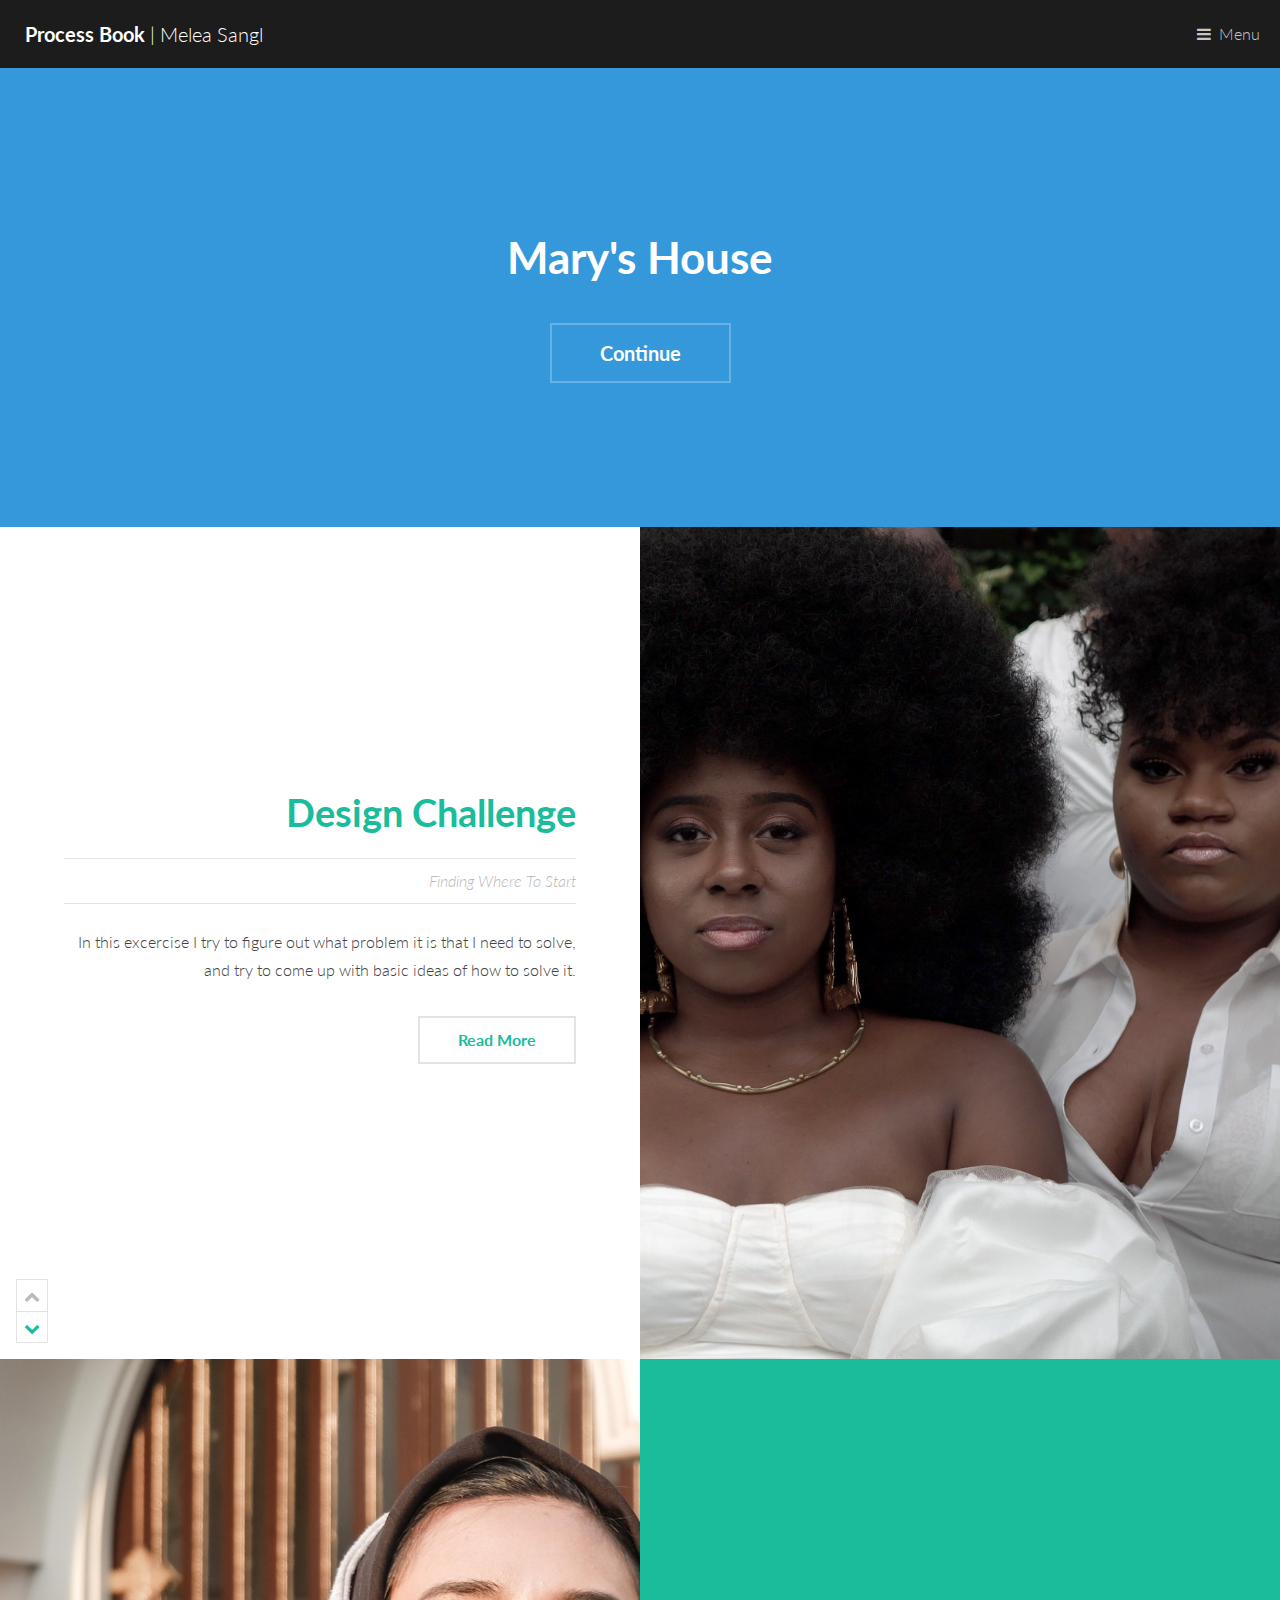
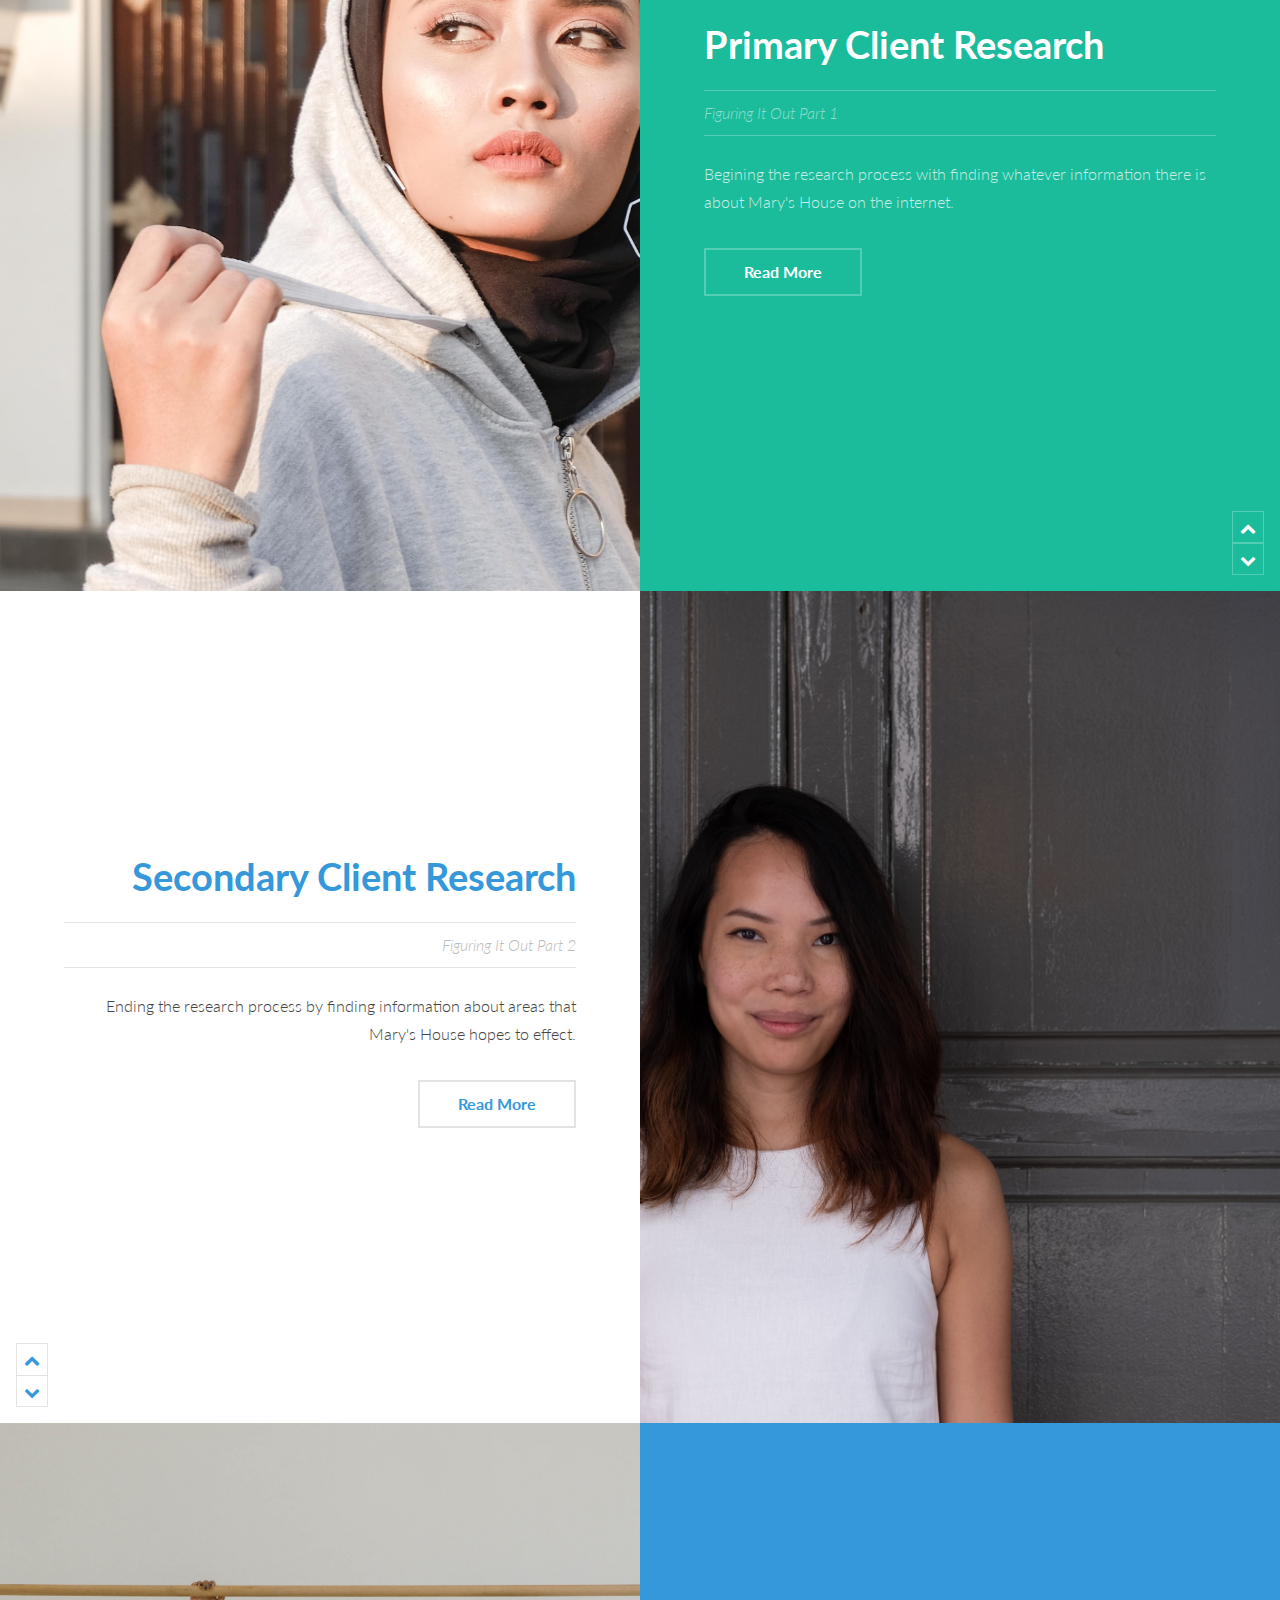
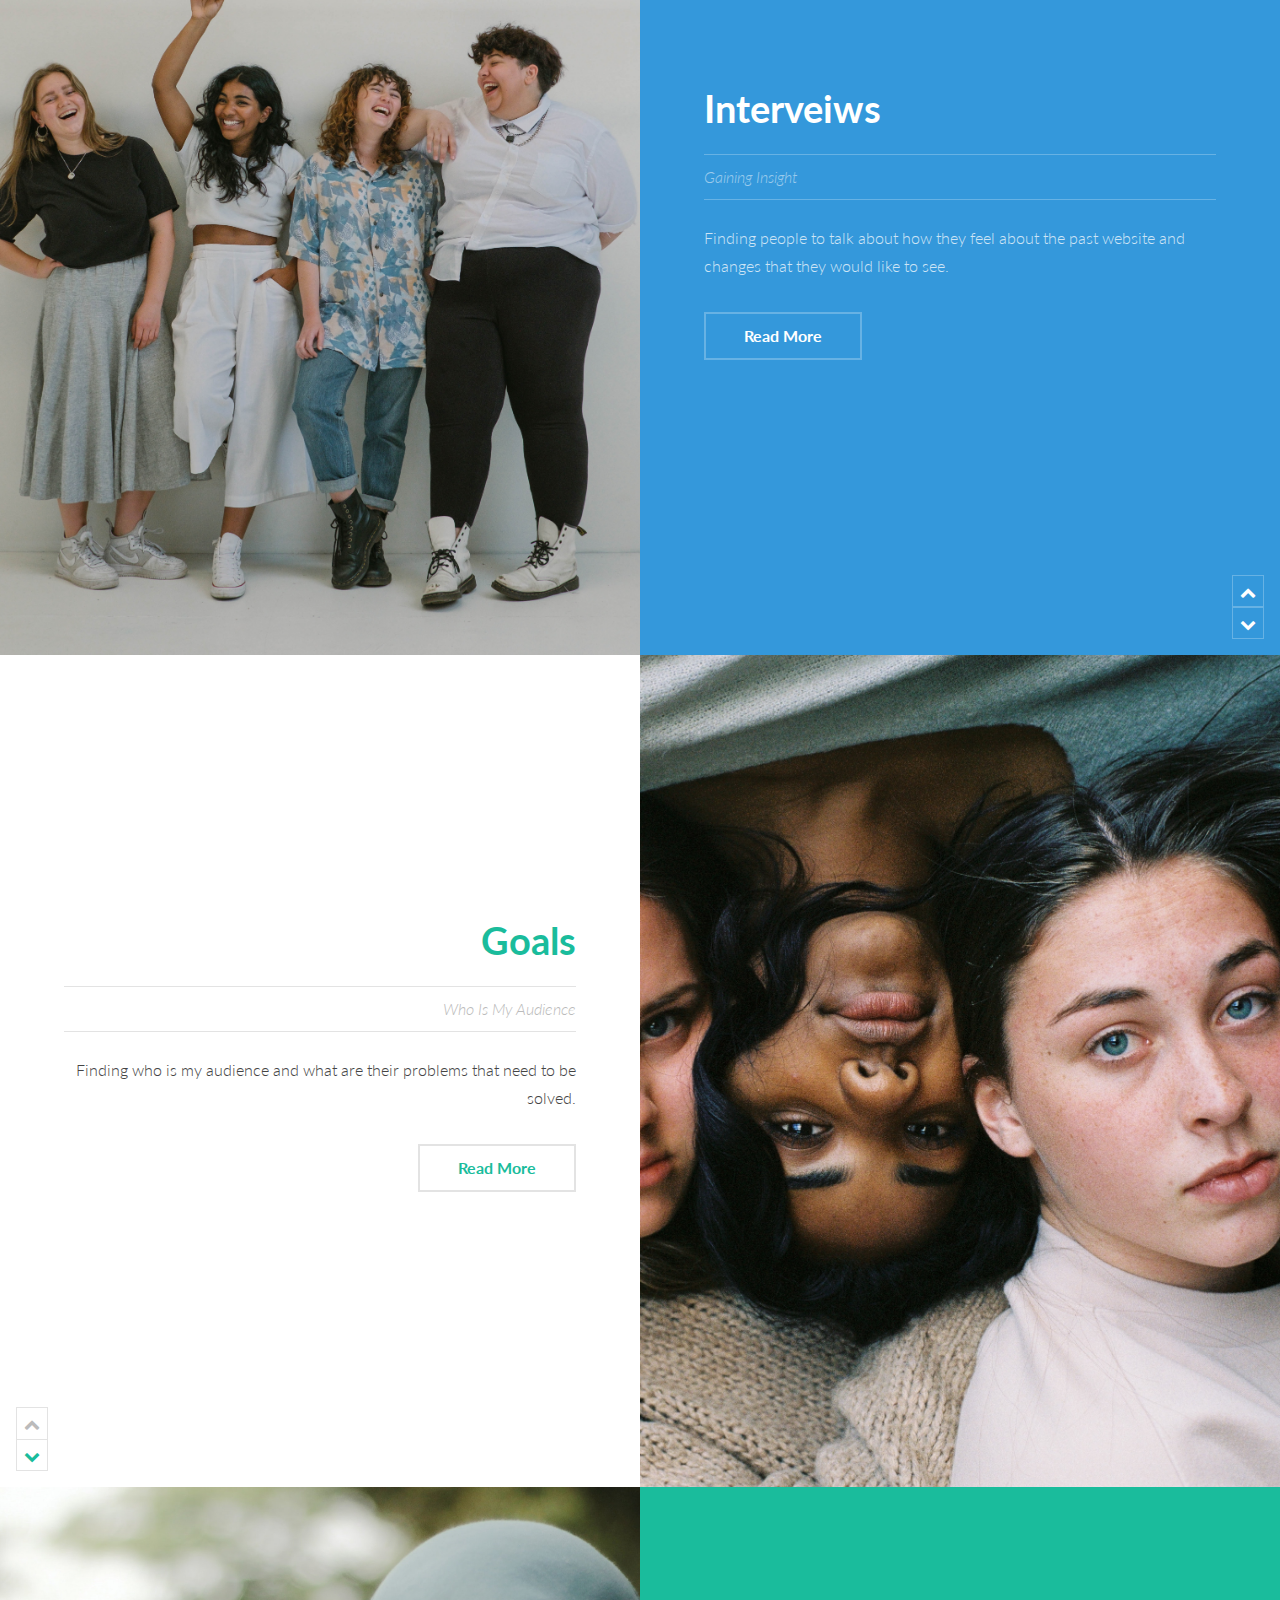
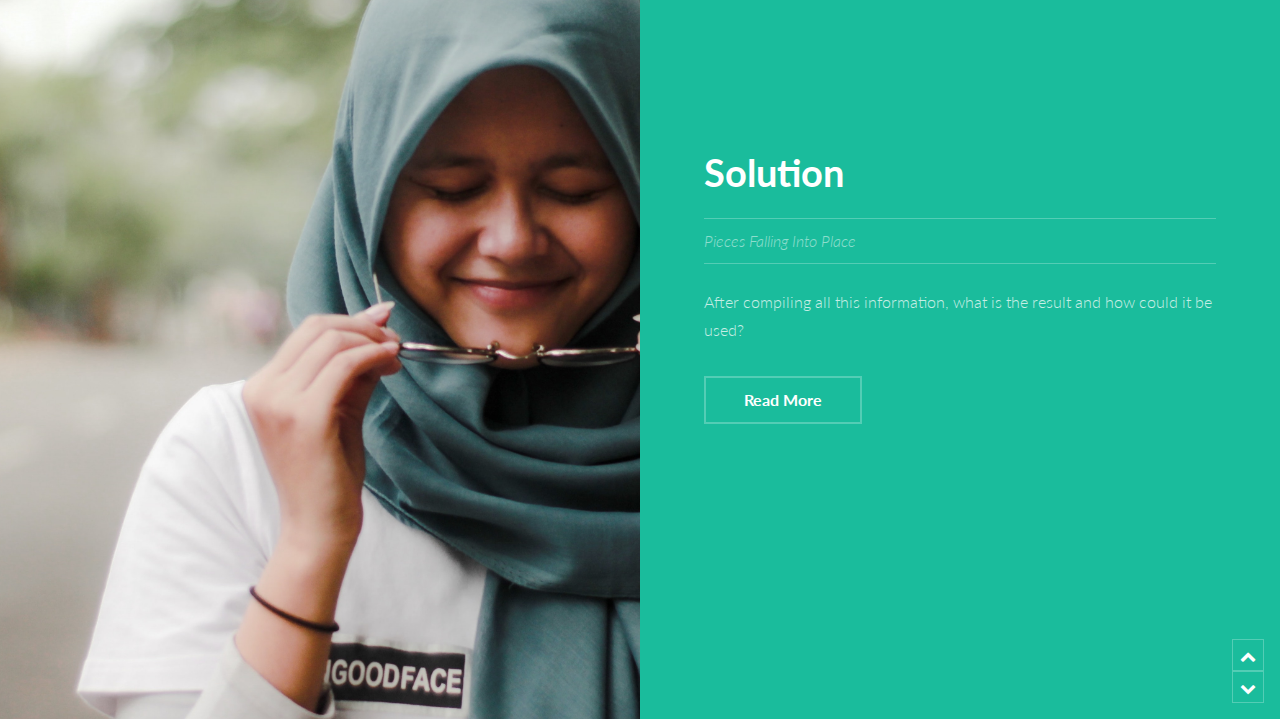
<file: index.html>
<!DOCTYPE html>
<html lang="en">
	<head>
		<title>Home</title>
		<meta charset="utf-8" />
		<meta name="viewport" content="width=device-width, initial-scale=1" />
		<link rel="stylesheet" href="assets/css/main.css" />
		<link rel="stylesheet" href="assets/css/custom.css" />
	</head>
	<body>

		<!-- Header -->
			<header id="header">
				<a href="index.html" class="logo"><strong>Process Book</strong> | Melea Sangl</a>
				<nav>
					<a href="#menu">Menu</a>
				</nav>
			</header>

		<!-- Nav -->
		<nav id="menu">
			<ul class="links">
				<li><a href="index.html">Home</a></li>
				<li><a href="Design-Challenge.html">Design Challenge</a></li>
				<li><a href="PrimaryClientResearch.html">Primary Research</a></li>
				<li><a href="SecondaryClientResearch.html">Secondary Research</a></li>
				<li><a href="Interveiws.html">Interveiws</a></li>
				<li><a href="Goals.html">Goals</a></li>
				<li><a href="Solution.html">Solution</a></li>
		
			</ul>
		</nav>

		<!-- Banner -->
			<section id="banner">
				<div class="inner">
					<h1>Mary's House</h1>
					<ul class="actions">
						<li><a href="#one" class="button alt scrolly big">Continue</a></li>
					</ul>
				</div>
			</section>

		<!-- One -->
			<article id="one" class="post style1">
				<div class="image">
					<img src="images/DesignChallenge.jpg" alt="" data-position="75% center" />
				</div>
				<div class="content">
					<div class="inner">
						<header>
							<h2><a href="generic.html">Design Challenge</a></h2>
							<p class="info">Finding Where To Start</p>
						</header>
						<p> In this excercise I try to figure out what problem it is that I need to solve, and try to come up with basic ideas of how to solve it.</p>
						<ul class="actions">
							<li><a href="Design-Challenge.html" class="button alt">Read More</a></li>
						</ul>
					</div>
					<div class="postnav">
						<a href="#" class="prev disabled"><span class="icon fa-chevron-up"></span></a>
						<a href="#two" class="scrolly next"><span class="icon fa-chevron-down"></span></a>
					</div>
				</div>
			</article>

		<!-- Two -->
			<article id="two" class="post invert style1 alt">
				<div class="image">
					<img src="images/Primary.jpeg" alt="" data-position="10% center" />
				</div>
				<div class="content">
					<div class="inner">
						<header>
							<h2><a href="generic.html">Primary Client Research</a></h2>
							<p class="info">Figuring It Out Part 1</p>
						</header>
						<p> Begining the research process with finding whatever information there is about Mary's House on the internet.</p>
						<ul class="actions">
							<li><a href="PrimaryClientResearch.html" class="button alt">Read More</a></li>
						</ul>
					</div>
					<div class="postnav">
						<a href="#one" class="scrolly prev"><span class="icon fa-chevron-up"></span></a>
						<a href="#three" class="scrolly next"><span class="icon fa-chevron-down"></span></a>
					</div>
				</div>
			</article>

		<!-- Three -->
			<article id="three" class="post style2">
				<div class="image">
					<img src="images/Secondary.jpg" alt="" data-position="80% center" />
				</div>
				<div class="content">
					<div class="inner">
						<header>
							<h2><a href="generic.html">Secondary Client Research</a></h2>
							<p class="info">Figuring It Out Part 2</p>
						</header>
						<p> Ending the research process by finding information about areas that Mary's House hopes to effect.</p>
						<ul class="actions">
							<li><a href="SecondaryClientResearch.html" class="button alt">Read More</a></li>
						</ul>
					</div>
					<div class="postnav">
						<a href="#two" class="scrolly prev"><span class="icon fa-chevron-up"></span></a>
						<a href="#four" class="scrolly next"><span class="icon fa-chevron-down"></span></a>
					</div>
				</div>
			</article>

		<!-- Four -->
			<article id="four" class="post invert style2 alt">
				<div class="image">
					<img src="images/Interveiw.jpg" alt="" data-position="60% center" />
				</div>
				<div class="content">
					<div class="inner">
						<header>
							<h2><a href="generic.html">Interveiws</a></h2>
							<p class="info">Gaining Insight</p>
						</header>
						<p> Finding people to talk about how they feel about the past website and changes that they would like to see.</p>
						<ul class="actions">
							<li><a href="Interveiws.html" class="button alt">Read More</a></li>
						</ul>
					</div>
					<div class="postnav">
						<a href="#three" class="scrolly prev"><span class="icon fa-chevron-up"></span></a>
						<a href="#five" class="scrolly next"><span class="icon fa-chevron-down"></span></a>
					</div>
				</div>
			</article>

				<article id="one" class="post style1">
				<div class="image">
					<img src="images/Goals.jpg" alt="" data-position="75% center" />
				</div>
				<div class="content">
					<div class="inner">
						<header>
							<h2><a href="generic.html">Goals</a></h2>
							<p class="info">Who Is My Audience</p>
						</header>
						<p> Finding who is my audience and what are their problems that need to be solved.</p>
						<ul class="actions">
							<li><a href="Goals.html" class="button alt">Read More</a></li>
						</ul>
					</div>
					<div class="postnav">
						<a href="#" class="prev disabled"><span class="icon fa-chevron-up"></span></a>
						<a href="#two" class="scrolly next"><span class="icon fa-chevron-down"></span></a>
					</div>
				</div>
			</article>

		<!-- Two -->
			<article id="two" class="post invert style1 alt">
				<div class="image">
					<img src="images/Solutionjpg.jpg" alt="" data-position="10% center" />
				</div>
				<div class="content">
					<div class="inner">
						<header>
							<h2><a href="generic.html">Solution</a></h2>
							<p class="info">Pieces Falling Into Place</p>
						</header>
						<p> After compiling all this information, what is the result and how could it be used?</p>
						<ul class="actions">
							<li><a href="Solution.html" class="button alt">Read More</a></li>
						</ul>
					</div>
					<div class="postnav">
						<a href="#one" class="scrolly prev"><span class="icon fa-chevron-up"></span></a>
						<a href="#three" class="scrolly next"><span class="icon fa-chevron-down"></span></a>
					</div>
				</div>
			</article>

		<!-- Three -->
			
		<!-- Scripts -->
			<script src="assets/js/jquery.min.js"></script>
			<script src="assets/js/jquery.scrolly.min.js"></script>
			<script src="assets/js/skel.min.js"></script>
			<script src="assets/js/util.js"></script>
			<script src="assets/js/main.js"></script>

	</body>
</html>
</file>
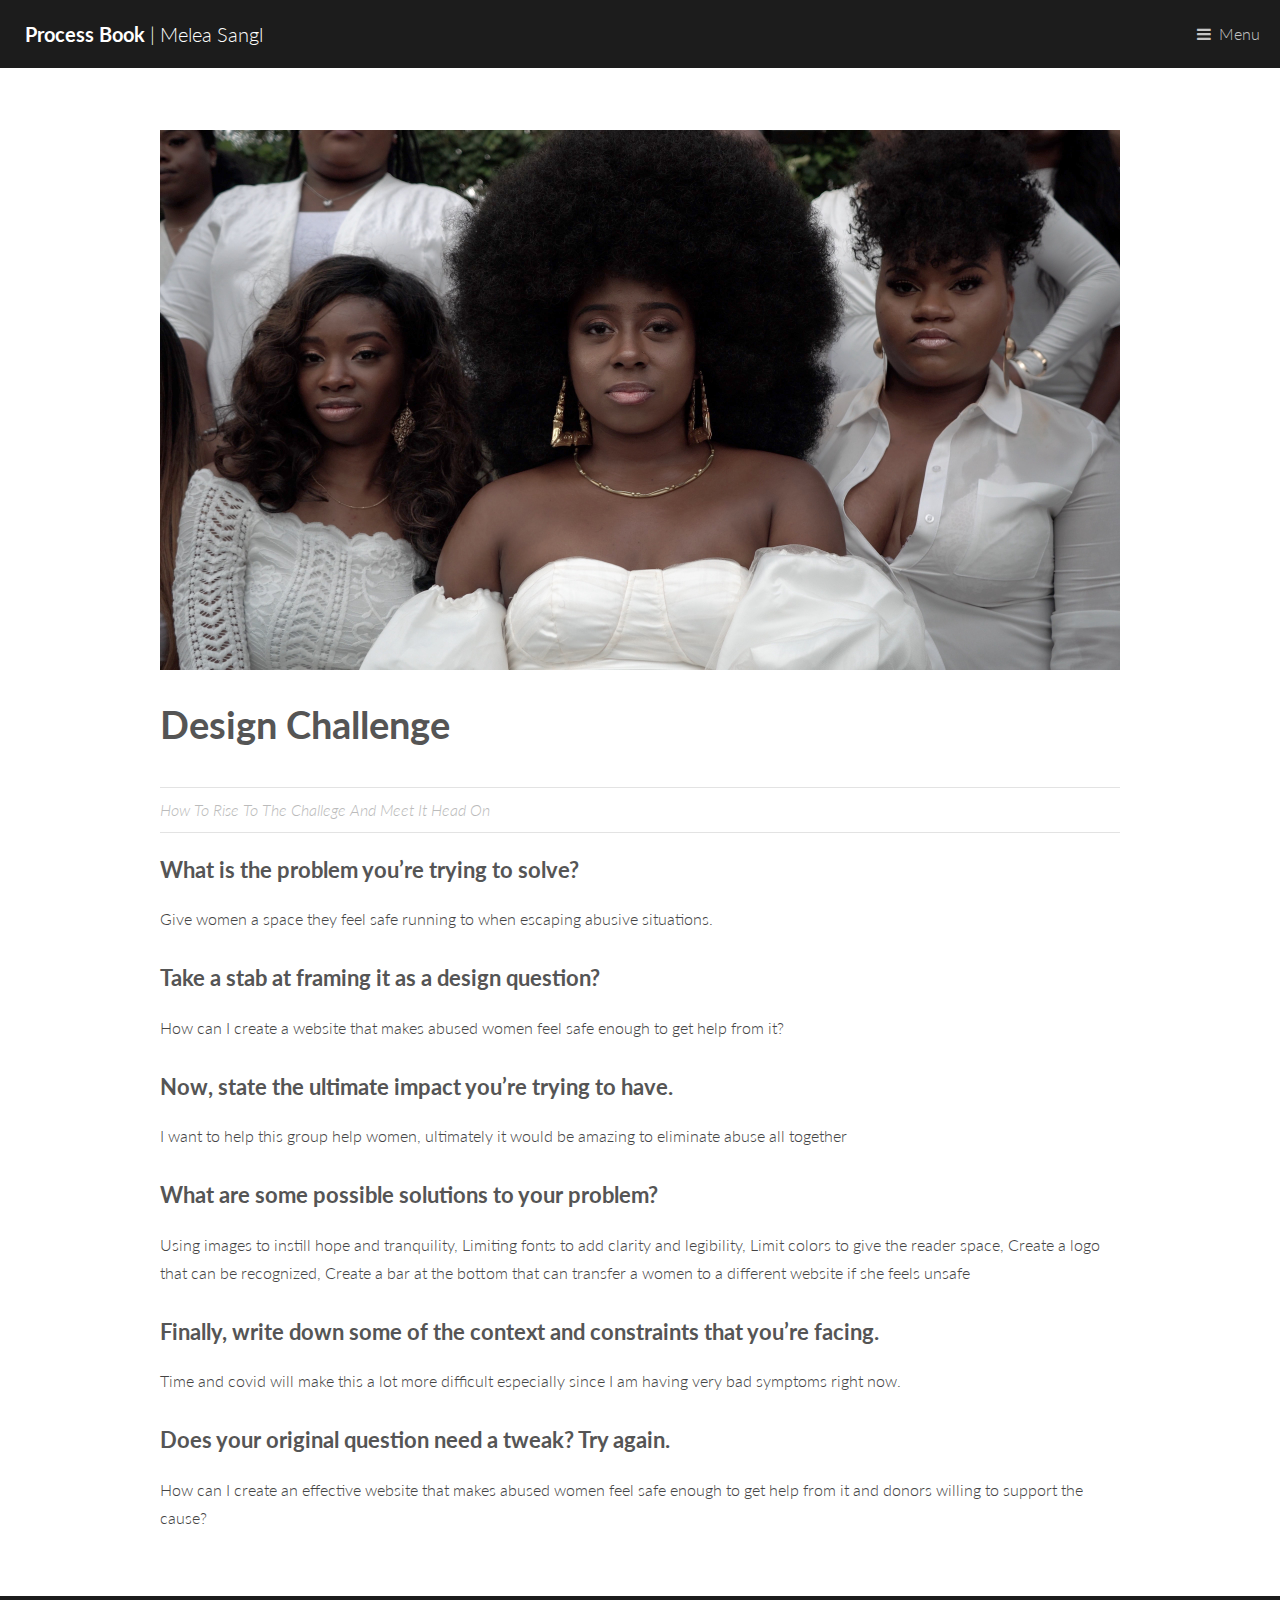
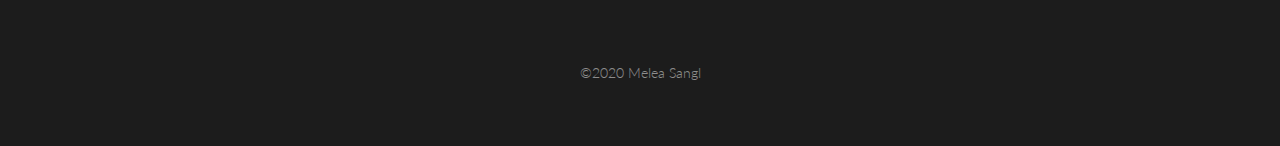
<file: Design-Challenge.html>
<!DOCTYPE HTML>
<html lang="en">
	<head>
		<title>Design Challenge</title>
		<meta charset="utf-8" />
		<meta name="viewport" content="width=device-width, initial-scale=1" />
		<link rel="stylesheet" href="assets/css/main.css" />
		<link rel="stylesheet" href="assets/css/custom.css" />
	</head>
	<body>

		<!-- Header -->
			<header id="header">
				<a href="index.html" class="logo"><strong>Process Book</strong> | Melea Sangl</a>
				<nav>
					<a href="#menu">Menu</a>
				</nav>
			</header>

		<!-- Nav -->
			<nav id="menu">
				<ul class="links">
				<li><a href="index.html">Home</a></li>
				<li><a href="Design-Challenge.html">Design Challenge</a></li>
				<li><a href="PrimaryClientResearch.html">Primary Research</a></li>
				<li><a href="SecondaryClientResearch.html">Secondary Research</a></li>
				<li><a href="Interveiws.html">Interveiws</a></li>
				<li><a href="Goals.html">Goals</a></li>
				<li><a href="Solution.html">Solution</a></li>
				</ul>
			</nav>

		<!-- Main -->
			<section id="main">
				<div class="inner">
					<div class="image fit">
						<img src="images/DesignChallenge.jpg" alt="" />
					</div>
					<header>
						<h1>Design Challenge</h1>
						<p class="info">How To Rise To The Challege And Meet It Head On</p>
					</header>
<h3> What is the problem you’re trying to solve?</h3>
<p>Give women a space they feel safe running to when escaping abusive situations.</p>

<h3>Take a stab at framing it as a design question?</h3>
<p>How can I create a website that makes abused women feel safe enough to get help from it?</p>
<h3>Now, state the ultimate impact you’re trying to have.</h3>
<p>I want to help this group help women, ultimately it would be amazing to eliminate abuse all together</p>
<h3>What are some possible solutions to your problem?</h3>
<p>Using images to instill hope and tranquility, Limiting fonts to add clarity and legibility, Limit colors to give the reader space, Create a logo that can be recognized, Create a bar at the bottom that can transfer a women to a different website if she feels unsafe</p>
<h3>Finally, write down some of the context and constraints that you’re facing.</h3>
<p>Time and covid will make this a lot more difficult especially since I am having very bad symptoms right now.</p>
<h3>Does your original question need a tweak? Try again.</h3>
<p>How can I create an effective website that makes abused women feel safe enough to get help from it and donors willing to support the cause?</p>



				</div>
			</section>

		<!-- Footer -->
			<footer id="footer">
				<div class="copyright">
					&copy;2020 Melea Sangl
				</div>
			</footer>

		<!-- Scripts -->
			<script src="assets/js/jquery.min.js"></script>
			<script src="assets/js/jquery.scrolly.min.js"></script>
			<script src="assets/js/skel.min.js"></script>
			<script src="assets/js/util.js"></script>
			<script src="assets/js/main.js"></script>

	</body>
</html>
</file>
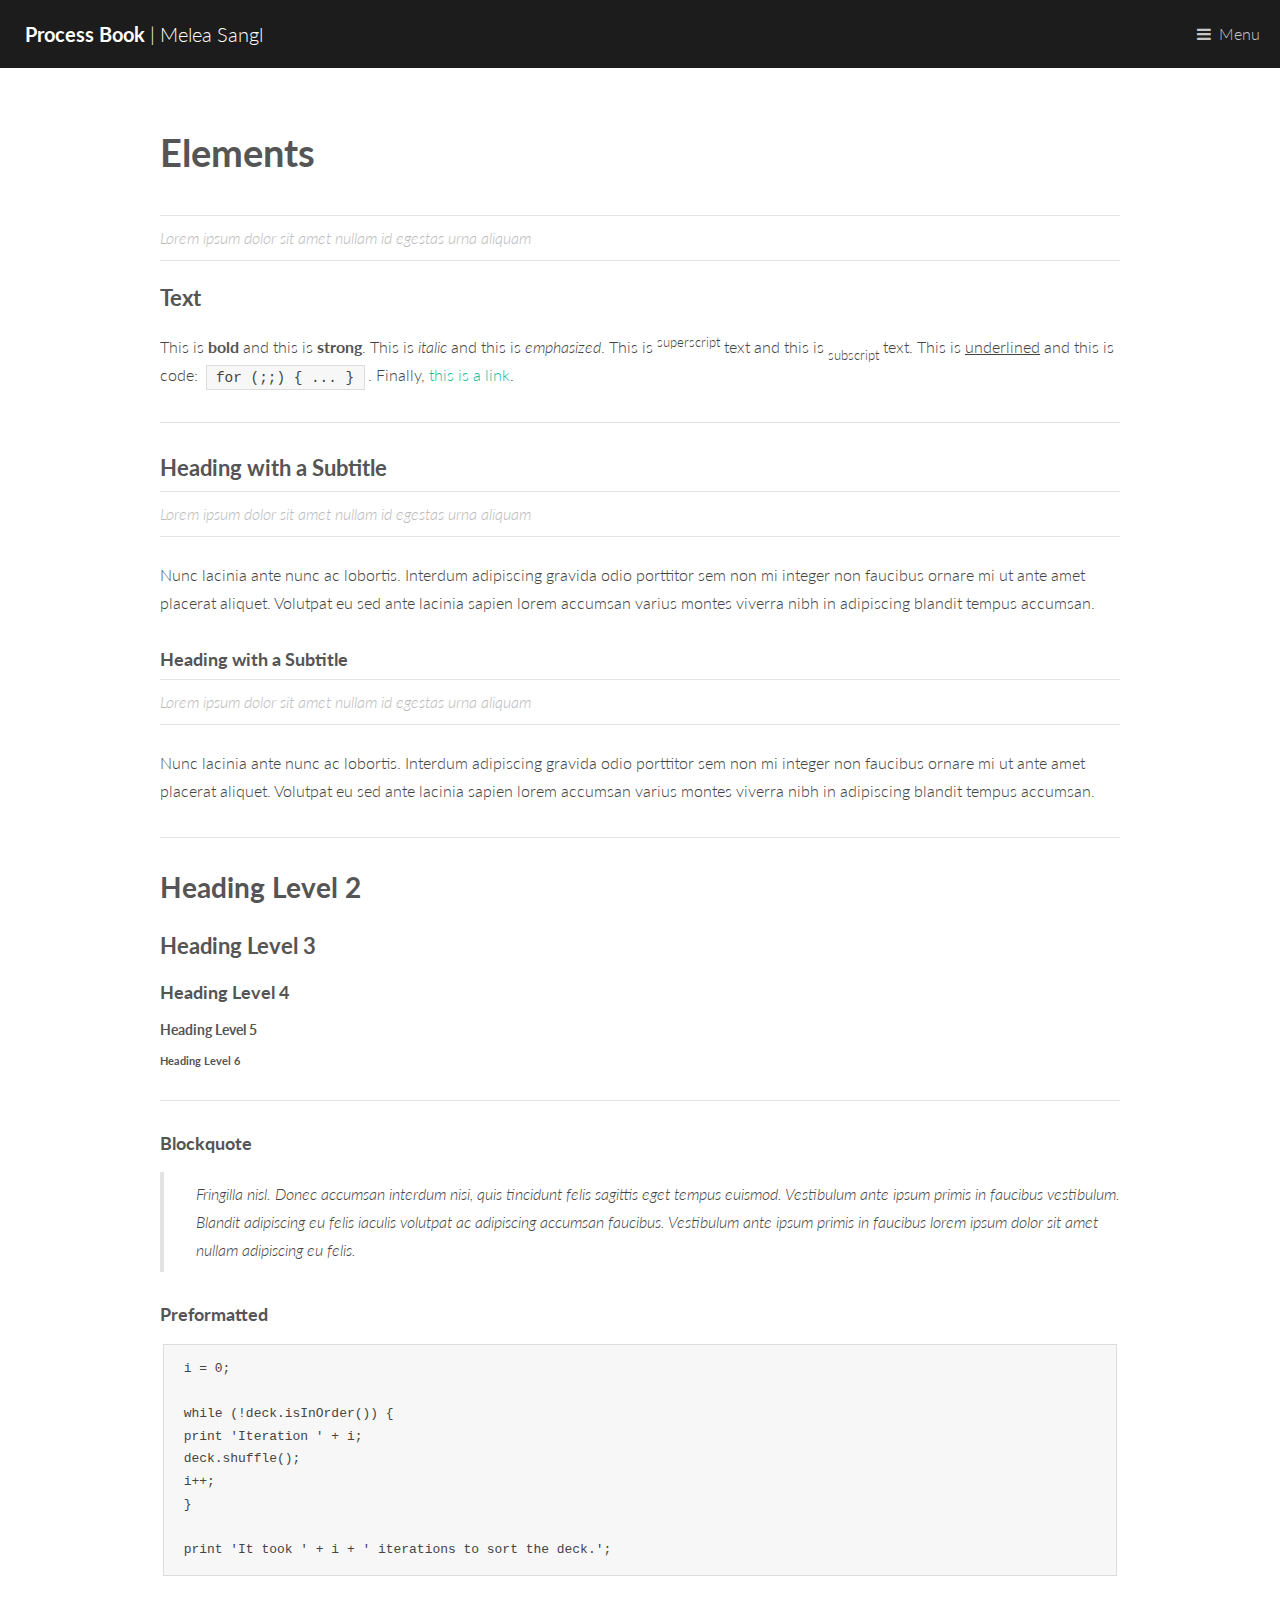
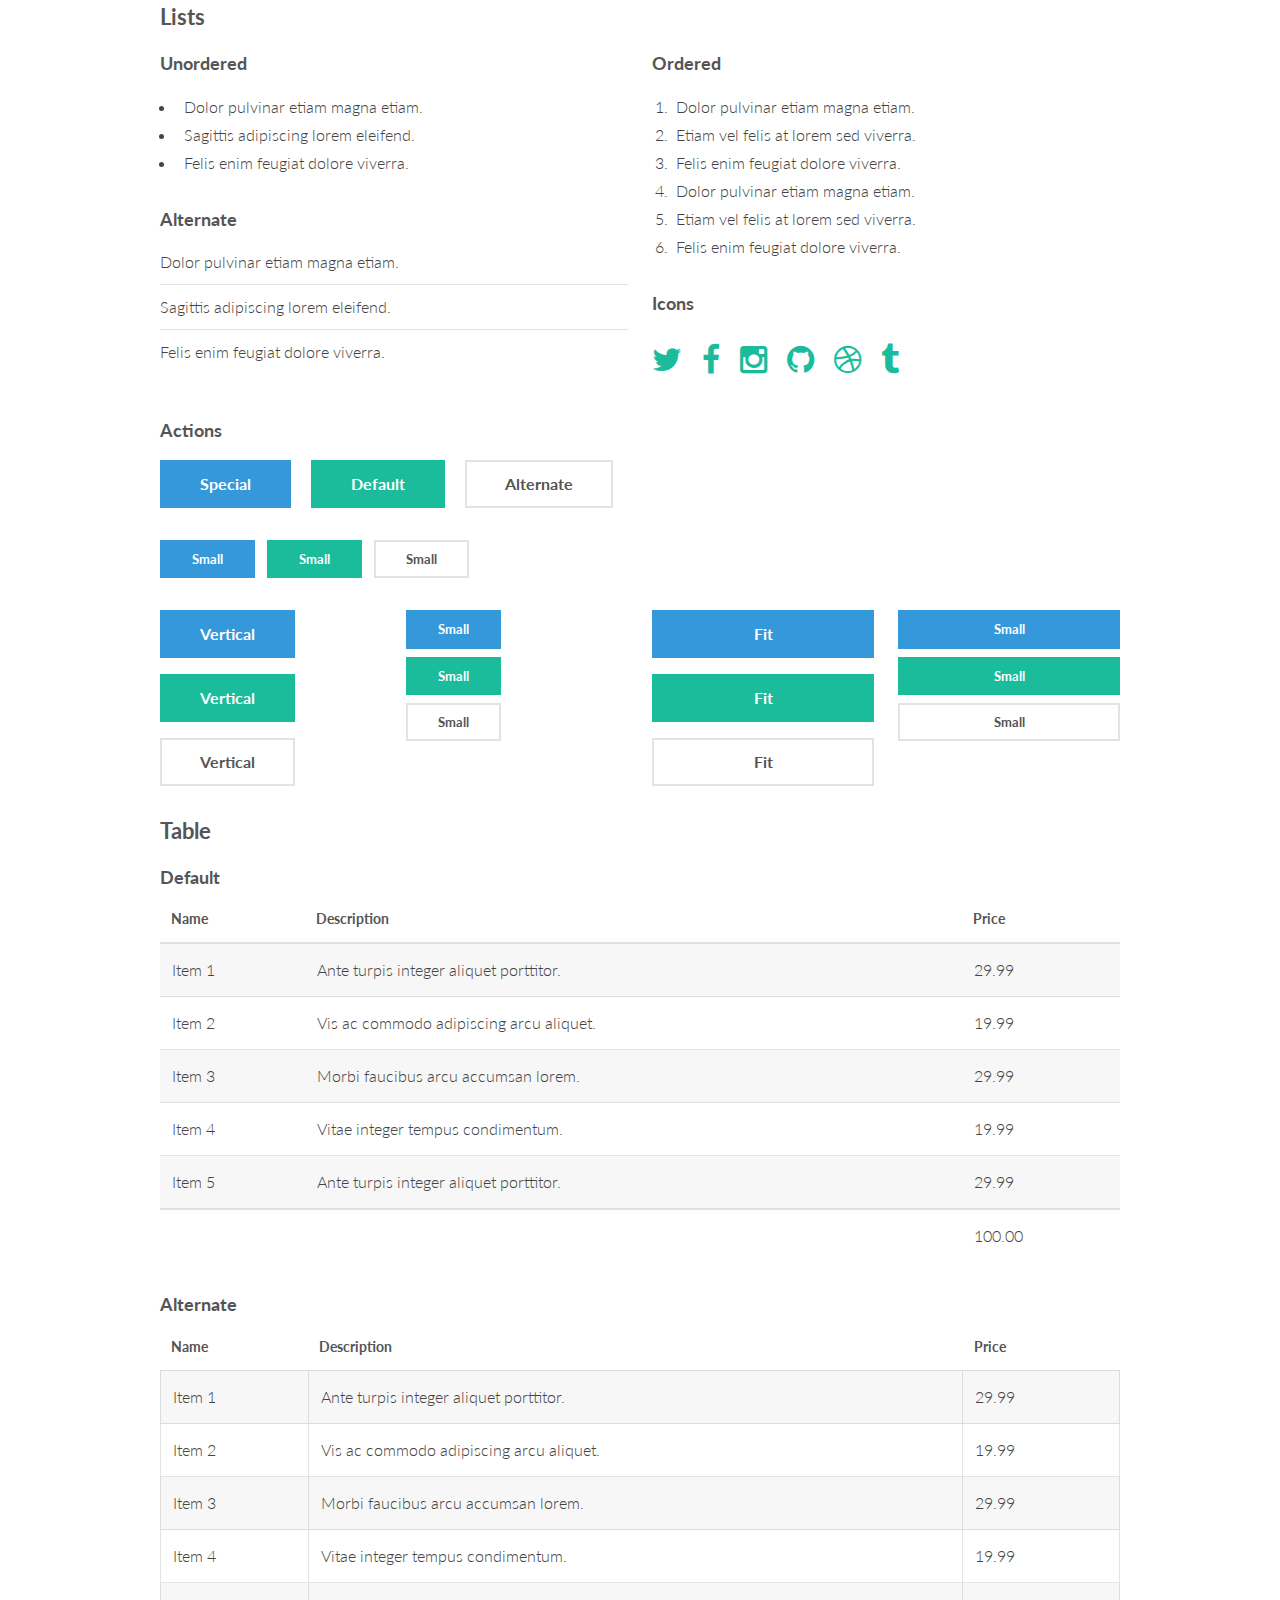
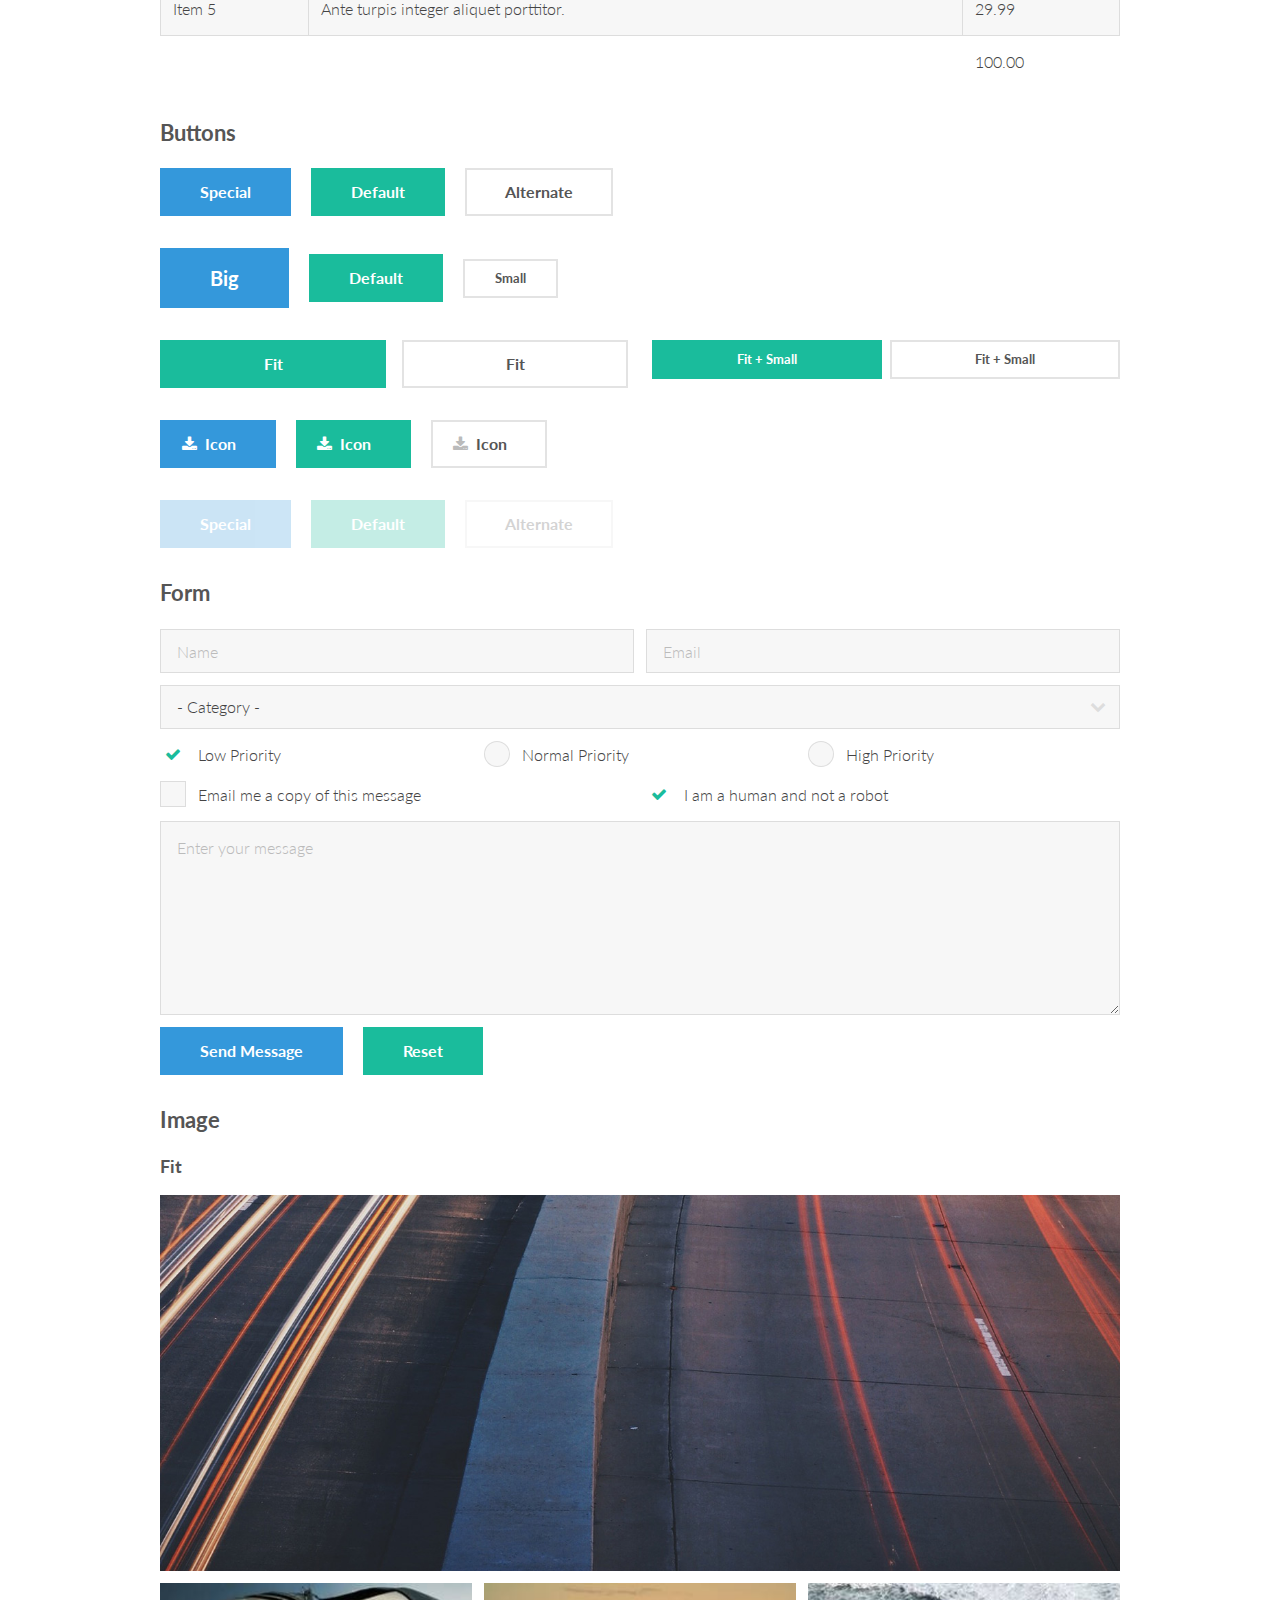
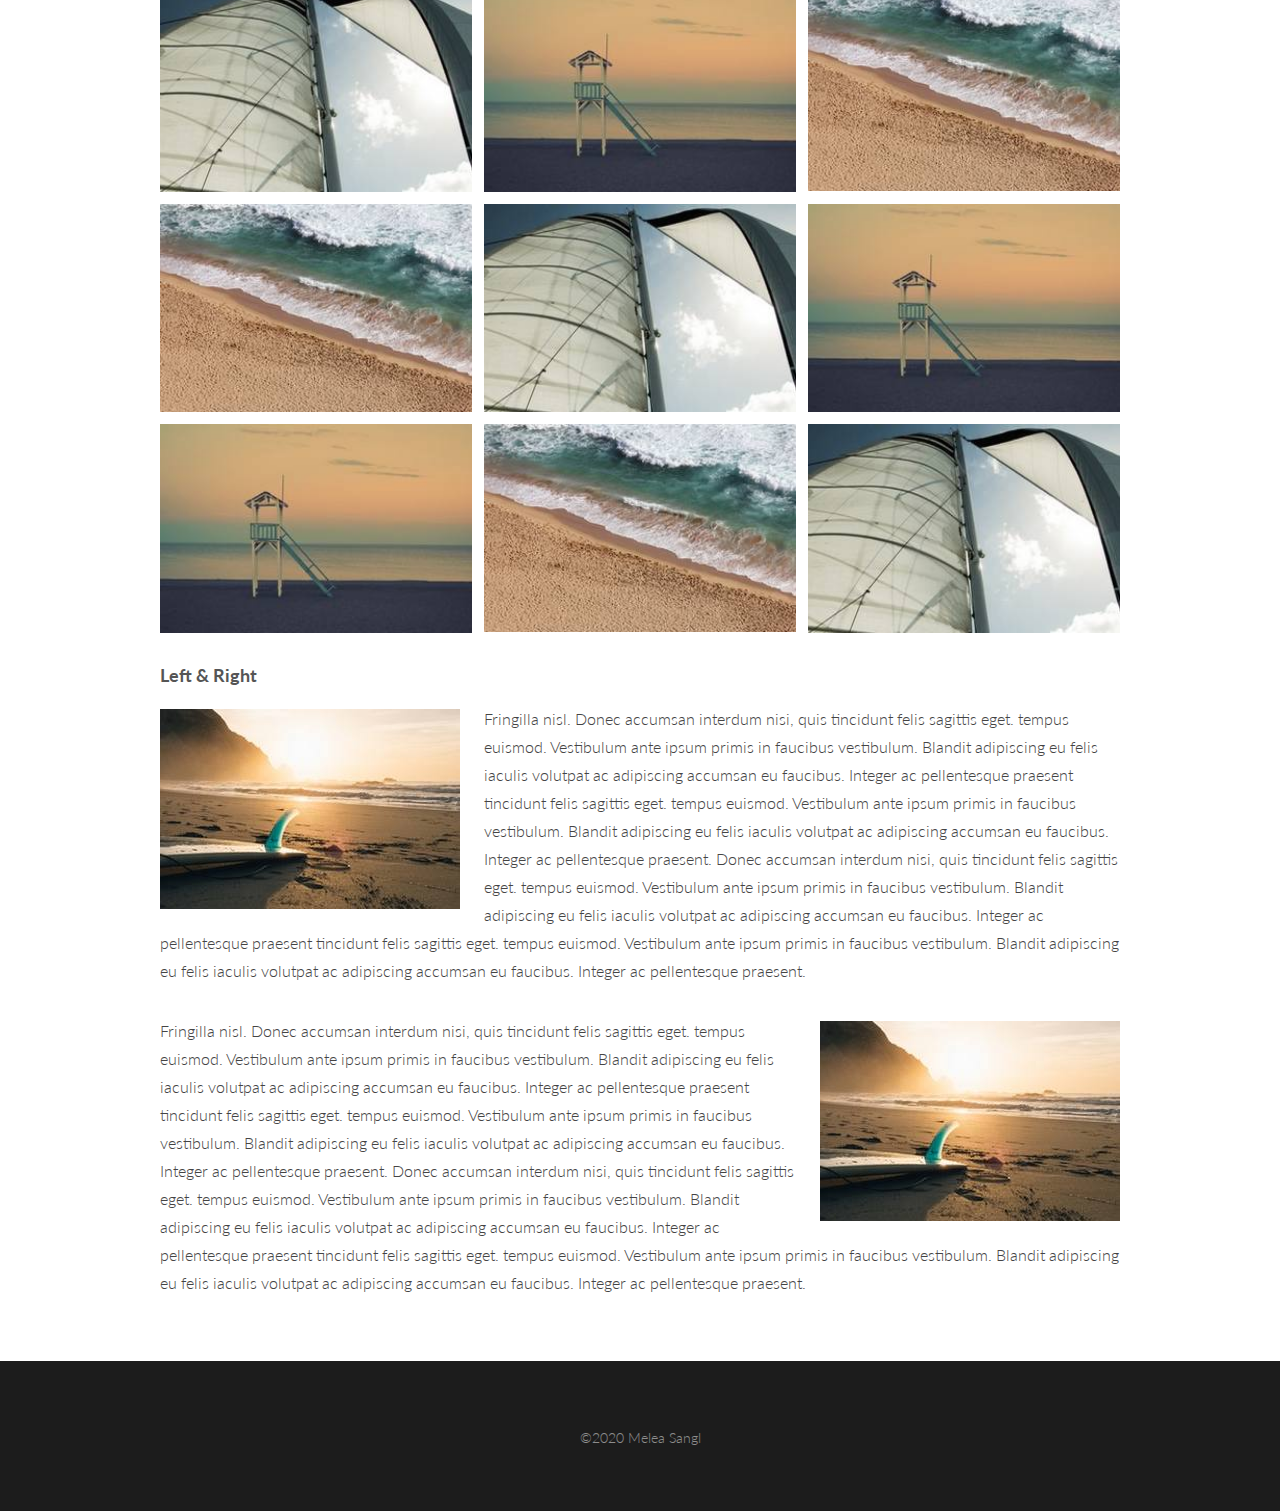
<file: elements.html>
<!DOCTYPE HTML>
<html lang="en">
	<head>
		<title>Elements</title>
		<meta charset="utf-8" />
		<meta name="viewport" content="width=device-width, initial-scale=1" />
		<link rel="stylesheet" href="assets/css/main.css" />
		<link rel="stylesheet" href="assets/css/custom.css" />
	</head>
	<body>

		<!-- Header -->
			<header id="header">
				<a href="index.html" class="logo"><strong>Process Book</strong> | Melea Sangl</a>
				<nav>
					<a href="#menu">Menu</a>
				</nav>
			</header>

		<!-- Nav -->
			<nav id="menu">
				<ul class="links">
					<li><a href="index.html">Home</a></li>
				<li><a href="Design-Challenge.html">Design Challenge</a></li>
				<li><a href="PrimaryClientResearch.html">Primary Research</a></li>
				<li><a href="SecondaryClientResearch.html">Secondary Research</a></li>
				<li><a href="Interveiws.html">Interveiws</a></li>
				<li><a href="Goals.html">Goals</a></li>
				<li><a href="Solution.html">Solution</a></li>
				</ul>
			</nav>

		<!-- Main -->
			<section id="main">
				<div class="inner">
					<header class="major special">
						<h1>Elements</h1>
						<p>Lorem ipsum dolor sit amet nullam id egestas urna aliquam</p>
					</header>

					<!-- Text -->
						<section>
							<h3>Text</h3>
							<p>This is <b>bold</b> and this is <strong>strong</strong>. This is <i>italic</i> and this is <em>emphasized</em>.
							This is <sup>superscript</sup> text and this is <sub>subscript</sub> text.
							This is <u>underlined</u> and this is code: <code>for (;;) { ... }</code>. Finally, <a href="#">this is a link</a>.</p>

							<hr />

							<header>
								<h3>Heading with a Subtitle</h3>
								<p>Lorem ipsum dolor sit amet nullam id egestas urna aliquam</p>
							</header>
							<p>Nunc lacinia ante nunc ac lobortis. Interdum adipiscing gravida odio porttitor sem non mi integer non faucibus ornare mi ut ante amet placerat aliquet. Volutpat eu sed ante lacinia sapien lorem accumsan varius montes viverra nibh in adipiscing blandit tempus accumsan.</p>
							<header>
								<h4>Heading with a Subtitle</h4>
								<p>Lorem ipsum dolor sit amet nullam id egestas urna aliquam</p>
							</header>
							<p>Nunc lacinia ante nunc ac lobortis. Interdum adipiscing gravida odio porttitor sem non mi integer non faucibus ornare mi ut ante amet placerat aliquet. Volutpat eu sed ante lacinia sapien lorem accumsan varius montes viverra nibh in adipiscing blandit tempus accumsan.</p>

							<hr />

							<h2>Heading Level 2</h2>
							<h3>Heading Level 3</h3>
							<h4>Heading Level 4</h4>
							<h5>Heading Level 5</h5>
							<h6>Heading Level 6</h6>

							<hr />

							<h4>Blockquote</h4>
							<blockquote>Fringilla nisl. Donec accumsan interdum nisi, quis tincidunt felis sagittis eget tempus euismod. Vestibulum ante ipsum primis in faucibus vestibulum. Blandit adipiscing eu felis iaculis volutpat ac adipiscing accumsan faucibus. Vestibulum ante ipsum primis in faucibus lorem ipsum dolor sit amet nullam adipiscing eu felis.</blockquote>

							<h4>Preformatted</h4>
							<pre><code>i = 0;

while (!deck.isInOrder()) {
print 'Iteration ' + i;
deck.shuffle();
i++;
}

print 'It took ' + i + ' iterations to sort the deck.';</code></pre>
						</section>

					<!-- Lists -->
						<section>
							<h3>Lists</h3>
							<div class="row">
								<div class="6u 12u$(xsmall)">

									<h4>Unordered</h4>
									<ul>
										<li>Dolor pulvinar etiam magna etiam.</li>
										<li>Sagittis adipiscing lorem eleifend.</li>
										<li>Felis enim feugiat dolore viverra.</li>
									</ul>

									<h4>Alternate</h4>
									<ul class="alt">
										<li>Dolor pulvinar etiam magna etiam.</li>
										<li>Sagittis adipiscing lorem eleifend.</li>
										<li>Felis enim feugiat dolore viverra.</li>
									</ul>

								</div>
								<div class="6u$ 12u$(xsmall)">

									<h4>Ordered</h4>
									<ol>
										<li>Dolor pulvinar etiam magna etiam.</li>
										<li>Etiam vel felis at lorem sed viverra.</li>
										<li>Felis enim feugiat dolore viverra.</li>
										<li>Dolor pulvinar etiam magna etiam.</li>
										<li>Etiam vel felis at lorem sed viverra.</li>
										<li>Felis enim feugiat dolore viverra.</li>
									</ol>

									<h4>Icons</h4>
									<ul class="icons">
										<li><a href="#" class="icon fa-twitter"><span class="label">Twitter</span></a></li>
										<li><a href="#" class="icon fa-facebook"><span class="label">Facebook</span></a></li>
										<li><a href="#" class="icon fa-instagram"><span class="label">Instagram</span></a></li>
										<li><a href="#" class="icon fa-github"><span class="label">Github</span></a></li>
										<li><a href="#" class="icon fa-dribbble"><span class="label">Dribbble</span></a></li>
										<li><a href="#" class="icon fa-tumblr"><span class="label">Tumblr</span></a></li>
									</ul>

								</div>
							</div>

							<h4>Actions</h4>
							<ul class="actions">
								<li><a href="#" class="button special">Special</a></li>
								<li><a href="#" class="button">Default</a></li>
								<li><a href="#" class="button alt">Alternate</a></li>
							</ul>
							<ul class="actions small">
								<li><a href="#" class="button special small">Small</a></li>
								<li><a href="#" class="button small">Small</a></li>
								<li><a href="#" class="button alt small">Small</a></li>
							</ul>
							<div class="row">
								<div class="3u 6u(small) 12u$(xsmall)">
									<ul class="actions vertical">
										<li><a href="#" class="button special">Vertical</a></li>
										<li><a href="#" class="button">Vertical</a></li>
										<li><a href="#" class="button alt">Vertical</a></li>
									</ul>
								</div>
								<div class="3u 6u$(small) 12u$(xsmall)">
									<ul class="actions vertical small">
										<li><a href="#" class="button special small">Small</a></li>
										<li><a href="#" class="button small">Small</a></li>
										<li><a href="#" class="button alt small">Small</a></li>
									</ul>
								</div>
								<div class="3u 6u(small) 12u$(xsmall)">
									<ul class="actions vertical">
										<li><a href="#" class="button special fit">Fit</a></li>
										<li><a href="#" class="button fit">Fit</a></li>
										<li><a href="#" class="button alt fit">Fit</a></li>
									</ul>
								</div>
								<div class="3u$ 6u$(small) 12u$(xsmall)">
									<ul class="actions vertical small">
										<li><a href="#" class="button special small fit">Small</a></li>
										<li><a href="#" class="button small fit">Small</a></li>
										<li><a href="#" class="button alt small fit">Small</a></li>
									</ul>
								</div>
							</div>
						</section>

					<!-- Table -->
						<section>
							<h3>Table</h3>
							<h4>Default</h4>
							<div class="table-wrapper">
								<table>
									<thead>
										<tr>
											<th>Name</th>
											<th>Description</th>
											<th>Price</th>
										</tr>
									</thead>
									<tbody>
										<tr>
											<td>Item 1</td>
											<td>Ante turpis integer aliquet porttitor.</td>
											<td>29.99</td>
										</tr>
										<tr>
											<td>Item 2</td>
											<td>Vis ac commodo adipiscing arcu aliquet.</td>
											<td>19.99</td>
										</tr>
										<tr>
											<td>Item 3</td>
											<td> Morbi faucibus arcu accumsan lorem.</td>
											<td>29.99</td>
										</tr>
										<tr>
											<td>Item 4</td>
											<td>Vitae integer tempus condimentum.</td>
											<td>19.99</td>
										</tr>
										<tr>
											<td>Item 5</td>
											<td>Ante turpis integer aliquet porttitor.</td>
											<td>29.99</td>
										</tr>
									</tbody>
									<tfoot>
										<tr>
											<td colspan="2"></td>
											<td>100.00</td>
										</tr>
									</tfoot>
								</table>
							</div>
							<h4>Alternate</h4>
							<div class="table-wrapper">
								<table class="alt">
									<thead>
										<tr>
											<th>Name</th>
											<th>Description</th>
											<th>Price</th>
										</tr>
									</thead>
									<tbody>
										<tr>
											<td>Item 1</td>
											<td>Ante turpis integer aliquet porttitor.</td>
											<td>29.99</td>
										</tr>
										<tr>
											<td>Item 2</td>
											<td>Vis ac commodo adipiscing arcu aliquet.</td>
											<td>19.99</td>
										</tr>
										<tr>
											<td>Item 3</td>
											<td> Morbi faucibus arcu accumsan lorem.</td>
											<td>29.99</td>
										</tr>
										<tr>
											<td>Item 4</td>
											<td>Vitae integer tempus condimentum.</td>
											<td>19.99</td>
										</tr>
										<tr>
											<td>Item 5</td>
											<td>Ante turpis integer aliquet porttitor.</td>
											<td>29.99</td>
										</tr>
									</tbody>
									<tfoot>
										<tr>
											<td colspan="2"></td>
											<td>100.00</td>
										</tr>
									</tfoot>
								</table>
							</div>
						</section>

					<!-- Buttons -->
						<section>
							<h3>Buttons</h3>
							<ul class="actions">
								<li><a href="#" class="button special">Special</a></li>
								<li><a href="#" class="button">Default</a></li>
								<li><a href="#" class="button alt">Alternate</a></li>
							</ul>
							<ul class="actions">
								<li><a href="#" class="button special big">Big</a></li>
								<li><a href="#" class="button">Default</a></li>
								<li><a href="#" class="button alt small">Small</a></li>
							</ul>
							<div class="row">
								<div class="6u 12u$(xsmall)">
									<ul class="actions fit">
										<li><a href="#" class="button fit">Fit</a></li>
										<li><a href="#" class="button alt fit">Fit</a></li>
									</ul>
								</div>
								<div class="6u$ 12u$(xsmall)">
									<ul class="actions fit small">
										<li><a href="#" class="button fit small">Fit + Small</a></li>
										<li><a href="#" class="button alt fit small">Fit + Small</a></li>
									</ul>
								</div>
							</div>
							<ul class="actions">
								<li><a href="#" class="button special icon fa-download">Icon</a></li>
								<li><a href="#" class="button icon fa-download">Icon</a></li>
								<li><a href="#" class="button alt icon fa-download">Icon</a></li>
							</ul>
							<ul class="actions">
								<li><span class="button special disabled">Special</span></li>
								<li><span class="button disabled">Default</span></li>
								<li><span class="button alt disabled">Alternate</span></li>
							</ul>
						</section>

					<!-- Form -->
						<section>
							<h3>Form</h3>
							<form method="post" action="#">
								<div class="row uniform 50%">
									<div class="6u 12u$(xsmall)">
										<input type="text" name="name" id="name" value="" placeholder="Name" />
									</div>
									<div class="6u$ 12u$(xsmall)">
										<input type="email" name="email" id="email" value="" placeholder="Email" />
									</div>
									<div class="12u$">
										<div class="select-wrapper">
											<select name="category" id="category">
												<option value="">- Category -</option>
												<option value="1">Manufacturing</option>
												<option value="1">Shipping</option>
												<option value="1">Administration</option>
												<option value="1">Human Resources</option>
											</select>
										</div>
									</div>
									<div class="4u 12u$(xsmall)">
										<input type="radio" id="priority-low" name="priority" checked>
										<label for="priority-low">Low Priority</label>
									</div>
									<div class="4u 12u$(xsmall)">
										<input type="radio" id="priority-normal" name="priority">
										<label for="priority-normal">Normal Priority</label>
									</div>
									<div class="4u$ 12u$(xsmall)">
										<input type="radio" id="priority-high" name="priority">
										<label for="priority-high">High Priority</label>
									</div>
									<div class="6u 12u$(small)">
										<input type="checkbox" id="copy" name="copy">
										<label for="copy">Email me a copy of this message</label>
									</div>
									<div class="6u$ 12u$(small)">
										<input type="checkbox" id="human" name="human" checked>
										<label for="human">I am a human and not a robot</label>
									</div>
									<div class="12u$">
										<textarea name="message" id="message" placeholder="Enter your message" rows="6"></textarea>
									</div>
									<div class="12u$">
										<ul class="actions">
											<li><input type="submit" value="Send Message" class="special" /></li>
											<li><input type="reset" value="Reset" /></li>
										</ul>
									</div>
								</div>
							</form>
						</section>

					<!-- Image -->
						<section>
							<h3>Image</h3>
							<h4>Fit</h4>
							<div class="box alt">
								<div class="row 50% uniform">
									<div class="12u$"><span class="image fit"><img src="images/pic11.jpg" alt="" /></span></div>
									<div class="4u"><span class="image fit"><img src="images/pic03.jpg" alt="" /></span></div>
									<div class="4u"><span class="image fit"><img src="images/pic04.jpg" alt="" /></span></div>
									<div class="4u$"><span class="image fit"><img src="images/pic05.jpg" alt="" /></span></div>
									<div class="4u"><span class="image fit"><img src="images/pic05.jpg" alt="" /></span></div>
									<div class="4u"><span class="image fit"><img src="images/pic03.jpg" alt="" /></span></div>
									<div class="4u$"><span class="image fit"><img src="images/pic04.jpg" alt="" /></span></div>
									<div class="4u"><span class="image fit"><img src="images/pic04.jpg" alt="" /></span></div>
									<div class="4u"><span class="image fit"><img src="images/pic05.jpg" alt="" /></span></div>
									<div class="4u$"><span class="image fit"><img src="images/pic03.jpg" alt="" /></span></div>
								</div>
							</div>

							<h4>Left &amp; Right</h4>
							<p><span class="image left"><img src="images/pic06.jpg" alt="" /></span>Fringilla nisl. Donec accumsan interdum nisi, quis tincidunt felis sagittis eget. tempus euismod. Vestibulum ante ipsum primis in faucibus vestibulum. Blandit adipiscing eu felis iaculis volutpat ac adipiscing accumsan eu faucibus. Integer ac pellentesque praesent tincidunt felis sagittis eget. tempus euismod. Vestibulum ante ipsum primis in faucibus vestibulum. Blandit adipiscing eu felis iaculis volutpat ac adipiscing accumsan eu faucibus. Integer ac pellentesque praesent. Donec accumsan interdum nisi, quis tincidunt felis sagittis eget. tempus euismod. Vestibulum ante ipsum primis in faucibus vestibulum. Blandit adipiscing eu felis iaculis volutpat ac adipiscing accumsan eu faucibus. Integer ac pellentesque praesent tincidunt felis sagittis eget. tempus euismod. Vestibulum ante ipsum primis in faucibus vestibulum. Blandit adipiscing eu felis iaculis volutpat ac adipiscing accumsan eu faucibus. Integer ac pellentesque praesent.</p>
							<p><span class="image right"><img src="images/pic06.jpg" alt="" /></span>Fringilla nisl. Donec accumsan interdum nisi, quis tincidunt felis sagittis eget. tempus euismod. Vestibulum ante ipsum primis in faucibus vestibulum. Blandit adipiscing eu felis iaculis volutpat ac adipiscing accumsan eu faucibus. Integer ac pellentesque praesent tincidunt felis sagittis eget. tempus euismod. Vestibulum ante ipsum primis in faucibus vestibulum. Blandit adipiscing eu felis iaculis volutpat ac adipiscing accumsan eu faucibus. Integer ac pellentesque praesent. Donec accumsan interdum nisi, quis tincidunt felis sagittis eget. tempus euismod. Vestibulum ante ipsum primis in faucibus vestibulum. Blandit adipiscing eu felis iaculis volutpat ac adipiscing accumsan eu faucibus. Integer ac pellentesque praesent tincidunt felis sagittis eget. tempus euismod. Vestibulum ante ipsum primis in faucibus vestibulum. Blandit adipiscing eu felis iaculis volutpat ac adipiscing accumsan eu faucibus. Integer ac pellentesque praesent.</p>
						</section>

				</div>
			</section>

		<!-- Footer -->
		<footer id="footer">
			<div class="copyright">
				&copy;2020 Melea Sangl
			</div>
		</footer>

		<!-- Scripts -->
			<script src="assets/js/jquery.min.js"></script>
			<script src="assets/js/jquery.scrolly.min.js"></script>
			<script src="assets/js/skel.min.js"></script>
			<script src="assets/js/util.js"></script>
			<script src="assets/js/main.js"></script>

	</body>
</html>
</file>
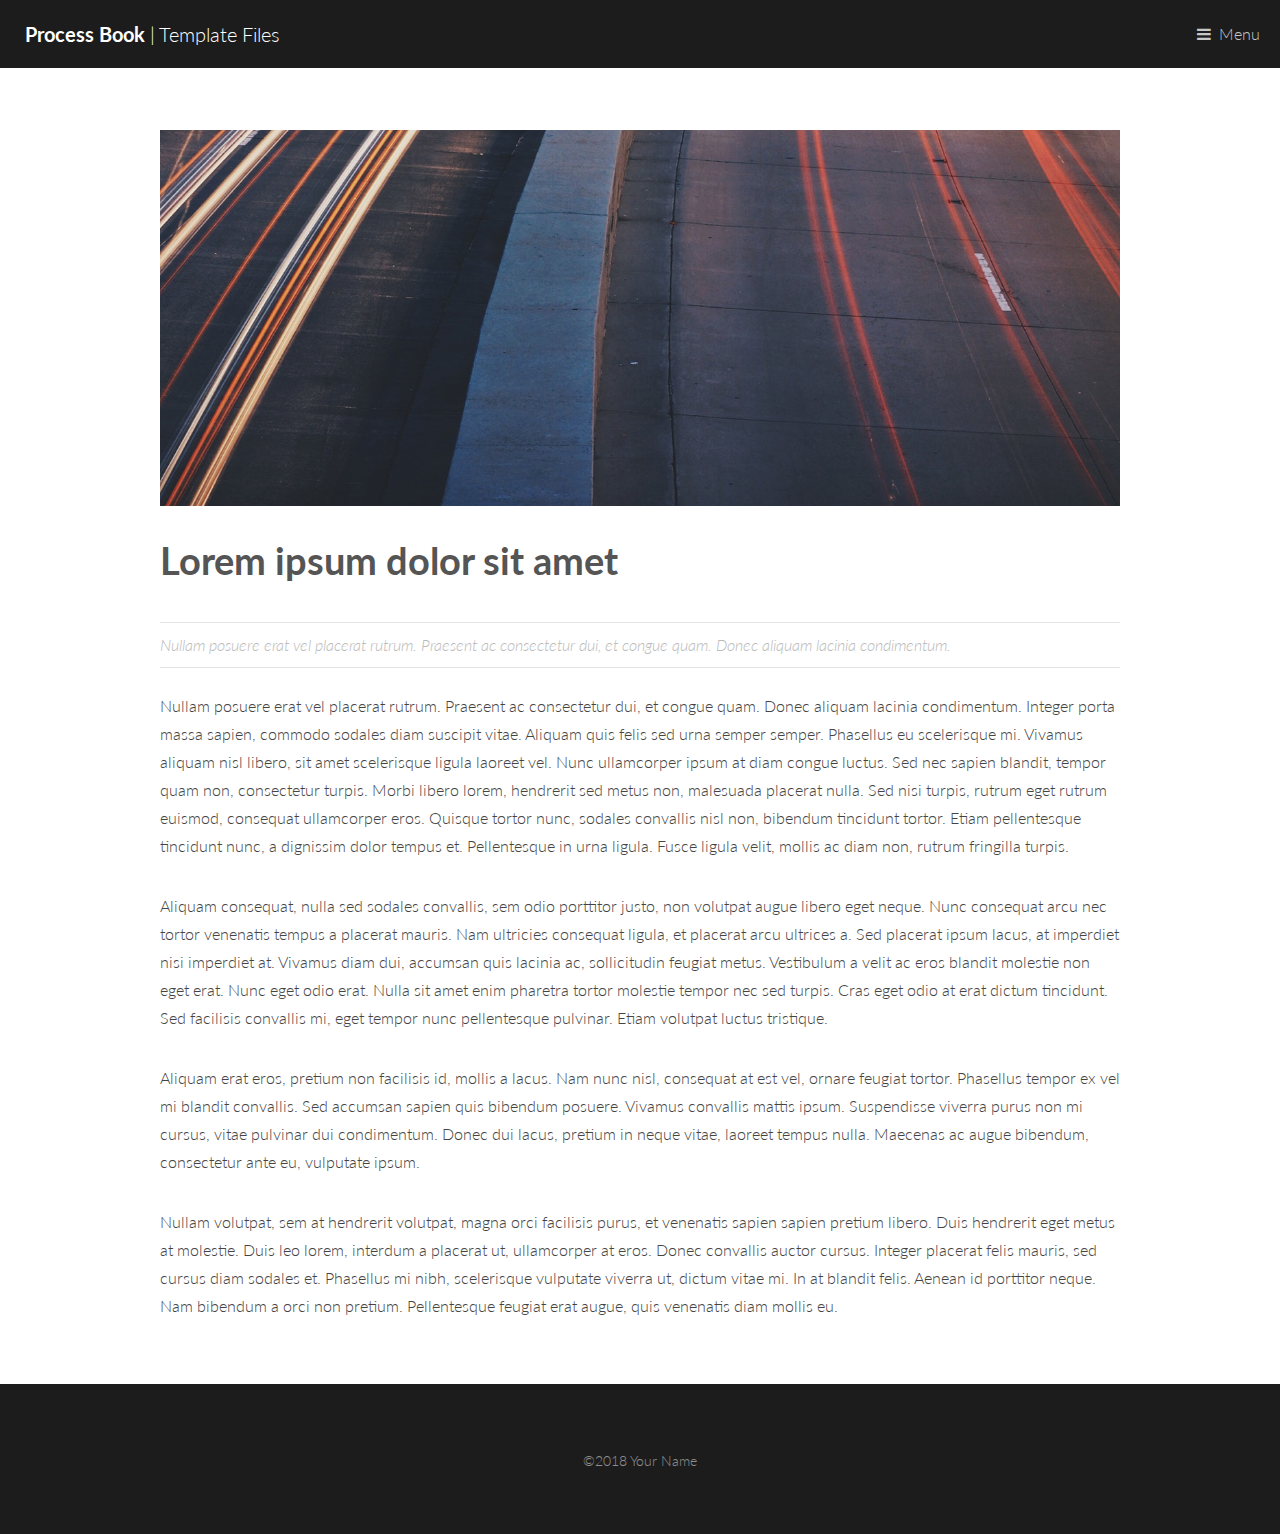
<file: generic-page copy.html>
<!DOCTYPE HTML>
<html lang="en">
	<head>
		<title>Process Site Template Files</title>
		<meta charset="utf-8" />
		<meta name="viewport" content="width=device-width, initial-scale=1" />
		<link rel="stylesheet" href="assets/css/main.css" />
		<link rel="stylesheet" href="assets/css/custom.css" />
	</head>
	<body>

		<!-- Header -->
			<header id="header">
				<a href="index.html" class="logo"><strong>Process Book</strong> | Template Files</a>
				<nav>
					<a href="#menu">Menu</a>
				</nav>
			</header>

		<!-- Nav -->
			<nav id="menu">
				<ul class="links">
					<li><a href="index.html">Home</a></li>
					<li><a href="generic-page.html">Generic Page</a></li>
					<li><a href="elements.html">Useful Elements</a></li>
				</ul>
			</nav>

		<!-- Main -->
			<section id="main">
				<div class="inner">
					<div class="image fit">
						<img src="images/pic11.jpg" alt="" />
					</div>
					<header>
						<h1>Lorem ipsum dolor sit amet</h1>
						<p class="info">Nullam posuere erat vel placerat rutrum. Praesent ac consectetur dui, et congue quam. Donec aliquam lacinia condimentum.</p>
					</header>
					<p>Nullam posuere erat vel placerat rutrum. Praesent ac consectetur dui, et congue quam. Donec aliquam lacinia condimentum. Integer porta massa sapien, commodo sodales diam suscipit vitae. Aliquam quis felis sed urna semper semper. Phasellus eu scelerisque mi. Vivamus aliquam nisl libero, sit amet scelerisque ligula laoreet vel. Nunc ullamcorper ipsum at diam congue luctus. Sed nec sapien blandit, tempor quam non, consectetur turpis. Morbi libero lorem, hendrerit sed metus non, malesuada placerat nulla. Sed nisi turpis, rutrum eget rutrum euismod, consequat ullamcorper eros. Quisque tortor nunc, sodales convallis nisl non, bibendum tincidunt tortor. Etiam pellentesque tincidunt nunc, a dignissim dolor tempus et. Pellentesque in urna ligula. Fusce ligula velit, mollis ac diam non, rutrum fringilla turpis.</p>
					<p>Aliquam consequat, nulla sed sodales convallis, sem odio porttitor justo, non volutpat augue libero eget neque. Nunc consequat arcu nec tortor venenatis tempus a placerat mauris. Nam ultricies consequat ligula, et placerat arcu ultrices a. Sed placerat ipsum lacus, at imperdiet nisi imperdiet at. Vivamus diam dui, accumsan quis lacinia ac, sollicitudin feugiat metus. Vestibulum a velit ac eros blandit molestie non eget erat. Nunc eget odio erat. Nulla sit amet enim pharetra tortor molestie tempor nec sed turpis. Cras eget odio at erat dictum tincidunt. Sed facilisis convallis mi, eget tempor nunc pellentesque pulvinar. Etiam volutpat luctus tristique.</p>
					<p>Aliquam erat eros, pretium non facilisis id, mollis a lacus. Nam nunc nisl, consequat at est vel, ornare feugiat tortor. Phasellus tempor ex vel mi blandit convallis. Sed accumsan sapien quis bibendum posuere. Vivamus convallis mattis ipsum. Suspendisse viverra purus non mi cursus, vitae pulvinar dui condimentum. Donec dui lacus, pretium in neque vitae, laoreet tempus nulla. Maecenas ac augue bibendum, consectetur ante eu, vulputate ipsum.</p>
					<p>Nullam volutpat, sem at hendrerit volutpat, magna orci facilisis purus, et venenatis sapien sapien pretium libero. Duis hendrerit eget metus at molestie. Duis leo lorem, interdum a placerat ut, ullamcorper at eros. Donec convallis auctor cursus. Integer placerat felis mauris, sed cursus diam sodales et. Phasellus mi nibh, scelerisque vulputate viverra ut, dictum vitae mi. In at blandit felis. Aenean id porttitor neque. Nam bibendum a orci non pretium. Pellentesque feugiat erat augue, quis venenatis diam mollis eu.</p>
				</div>
			</section>

		<!-- Footer -->
			<footer id="footer">
				<div class="copyright">
					&copy;2018 Your Name
				</div>
			</footer>

		<!-- Scripts -->
			<script src="assets/js/jquery.min.js"></script>
			<script src="assets/js/jquery.scrolly.min.js"></script>
			<script src="assets/js/skel.min.js"></script>
			<script src="assets/js/util.js"></script>
			<script src="assets/js/main.js"></script>

	</body>
</html>
</file>
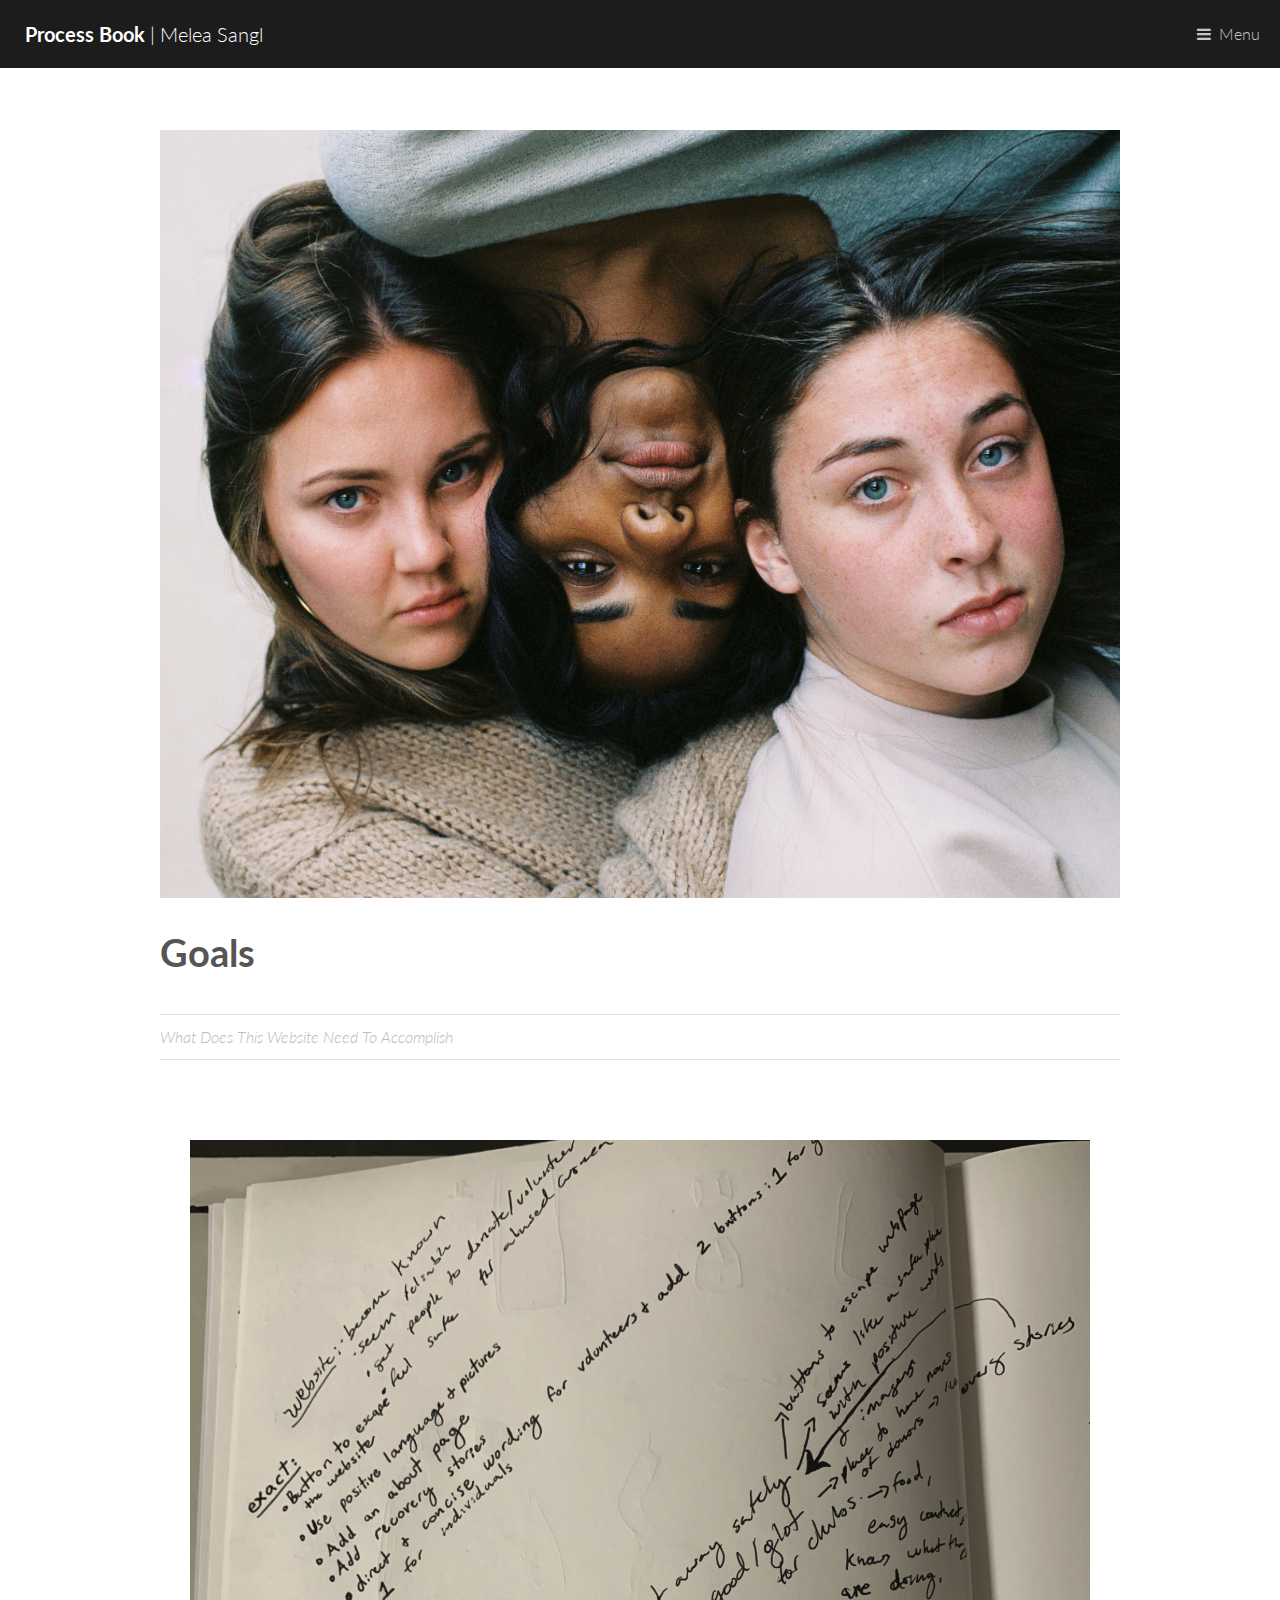
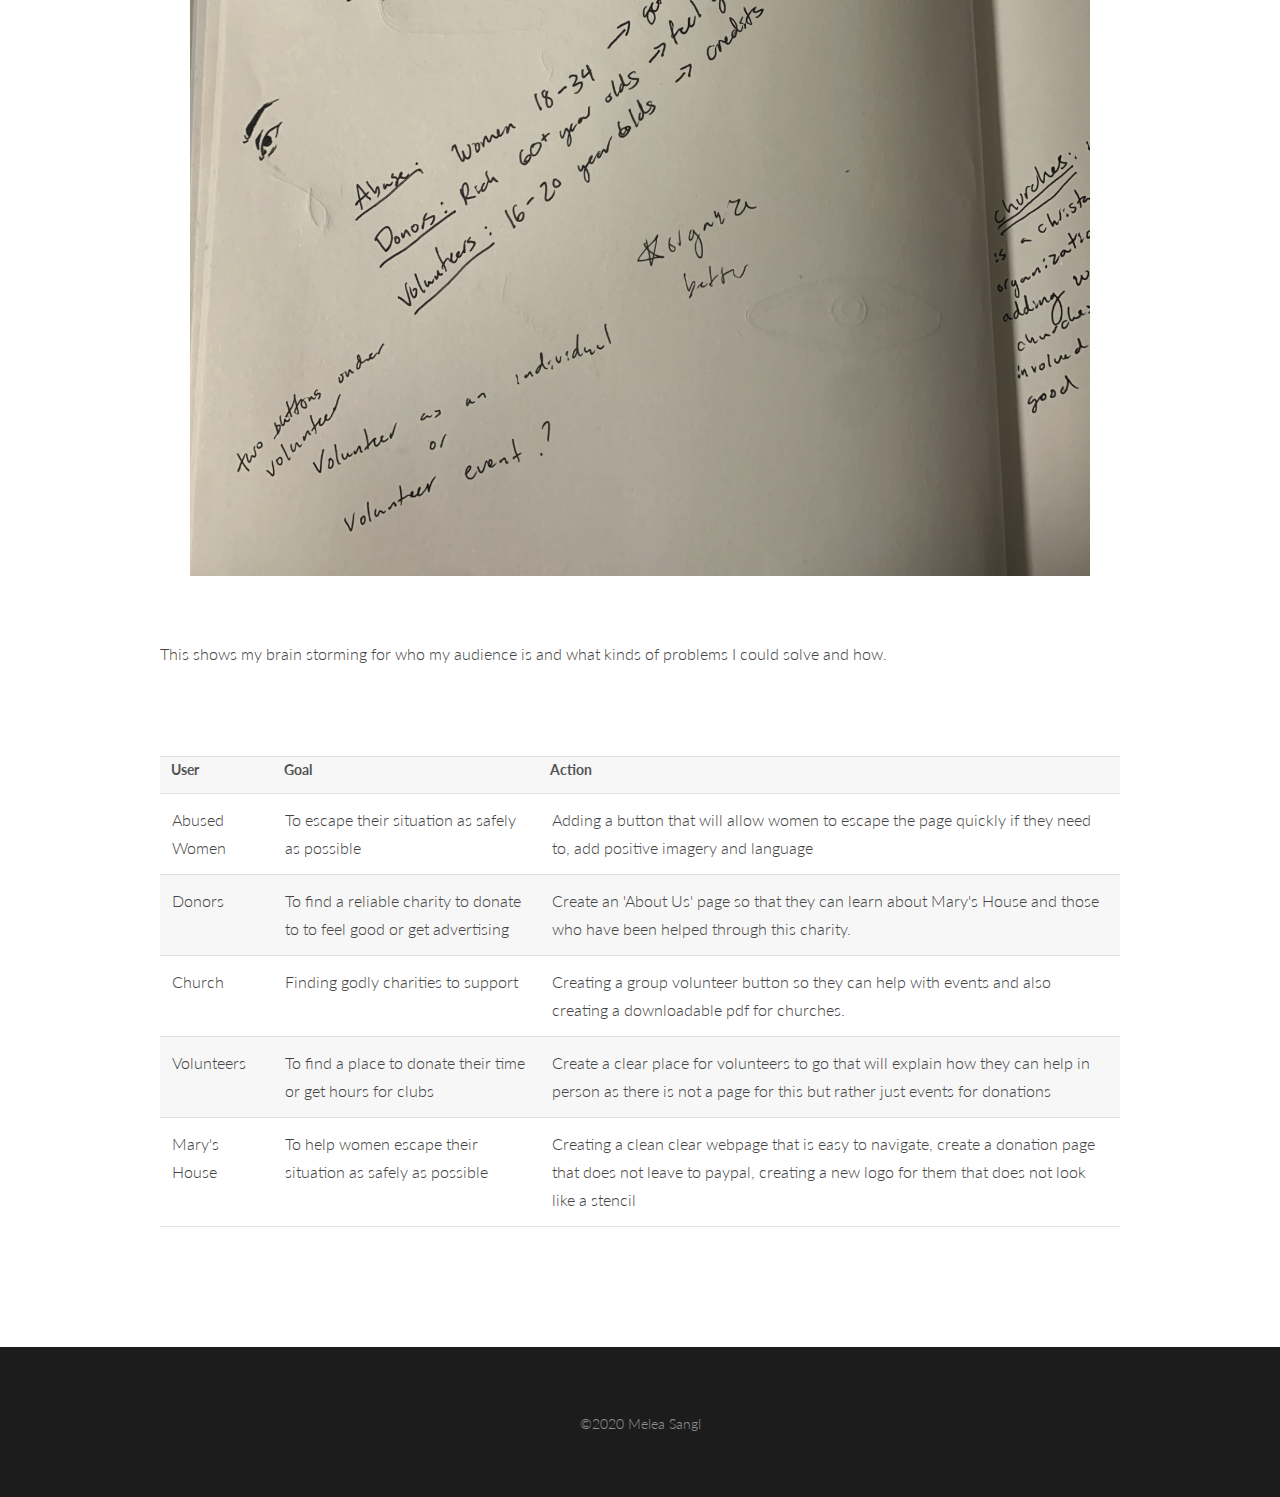
<file: Goals.html>
<!DOCTYPE HTML>
<html lang="en">
	<head>
		<title>Goals</title>
		<meta charset="utf-8" />
		<meta name="viewport" content="width=device-width, initial-scale=1" />
		<link rel="stylesheet" href="assets/css/main.css" />
		<link rel="stylesheet" href="assets/css/custom.css" />
	</head>
	<body>

		<!-- Header -->
			<header id="header">
				<a href="index.html" class="logo"><strong>Process Book</strong> | Melea Sangl</a>
				<nav>
					<a href="#menu">Menu</a>
				</nav>
			</header>

		<!-- Nav -->
			<nav id="menu">
				<ul class="links">
				<li><a href="index.html">Home</a></li>
				<li><a href="Design-Challenge.html">Design Challenge</a></li>
				<li><a href="PrimaryClientResearch.html">Primary Research</a></li>
				<li><a href="SecondaryClientResearch.html">Secondary Research</a></li>
				<li><a href="Goals.html">Goals</a></li>
				<li><a href="Solution.html">Solution</a></li>
				</ul>
			</nav>

		<!-- Main -->
			<section id="main">
				<div class="inner">
					<div class="image fit">
						<img src="images/Goals.jpg" alt="" />

					</div>
					<header>
						<h1>Goals</h1>
						<p class="info">What Does This Website Need To Accomplish</p>
					</header>
			<br/>
			<br/>
			<div class="photo"> 
					<img src="images/Goals2.png" alt="" />
			</div>
			<br/>
			<br/>
			<p> This shows my brain storming for who my audience is and what kinds of problems I could solve and how.</p>
			<br/>
			<br/>
				<table style="width:100%">
				  <tr>
				    	<th>User</th>
				    	<th>Goal</th>
				    	<th>Action</th>
				  </tr>
				  <tr>
				    	<td>Abused Women</td>
				    	<td>To escape their situation as safely as possible</td>
				   	 	<td>Adding a button that will allow women to escape the page quickly if they need to, add positive imagery and language</td>
				  </tr>
				  <tr>
				    	<td>Donors</td>
				    	<td>To find a reliable charity to donate to to feel good or get advertising</td>
				   		<td>Create an 'About Us' page so that they can learn about Mary's House and those who have been helped through this charity.</td>
				  </tr>
				  <tr>
						<td>Church</td>
						<td>Finding godly charities to support</td>
						<td>Creating a group volunteer button so they can help with events and also creating a downloadable pdf for churches.</td>
				   </tr>
				   <tr>
						<td>Volunteers</td>
						<td>To find a place to donate their time or get hours for clubs</td>
						<td>Create a clear place for volunteers to go that will explain how they can help in person as there is not a page for this but rather just events for donations</td>
				   </tr>
				   <tr>
						<td>Mary's House</td>
						<td>To help women escape their situation as safely as possible</td>
						<td>Creating a clean clear webpage that is easy to navigate, create a donation page that does not leave to paypal, creating a new logo for them that does not look like a stencil</td>
				   </tr>
				</table>
			<br/>
			<br/>
				</div>
			</section>

		<!-- Footer -->
			<footer id="footer">
				<div class="copyright">
					&copy;2020 Melea Sangl
				</div>
			</footer>

		<!-- Scripts -->
			<script src="assets/js/jquery.min.js"></script>
			<script src="assets/js/jquery.scrolly.min.js"></script>
			<script src="assets/js/skel.min.js"></script>
			<script src="assets/js/util.js"></script>
			<script src="assets/js/main.js"></script>

	</body>
</html>
</file>
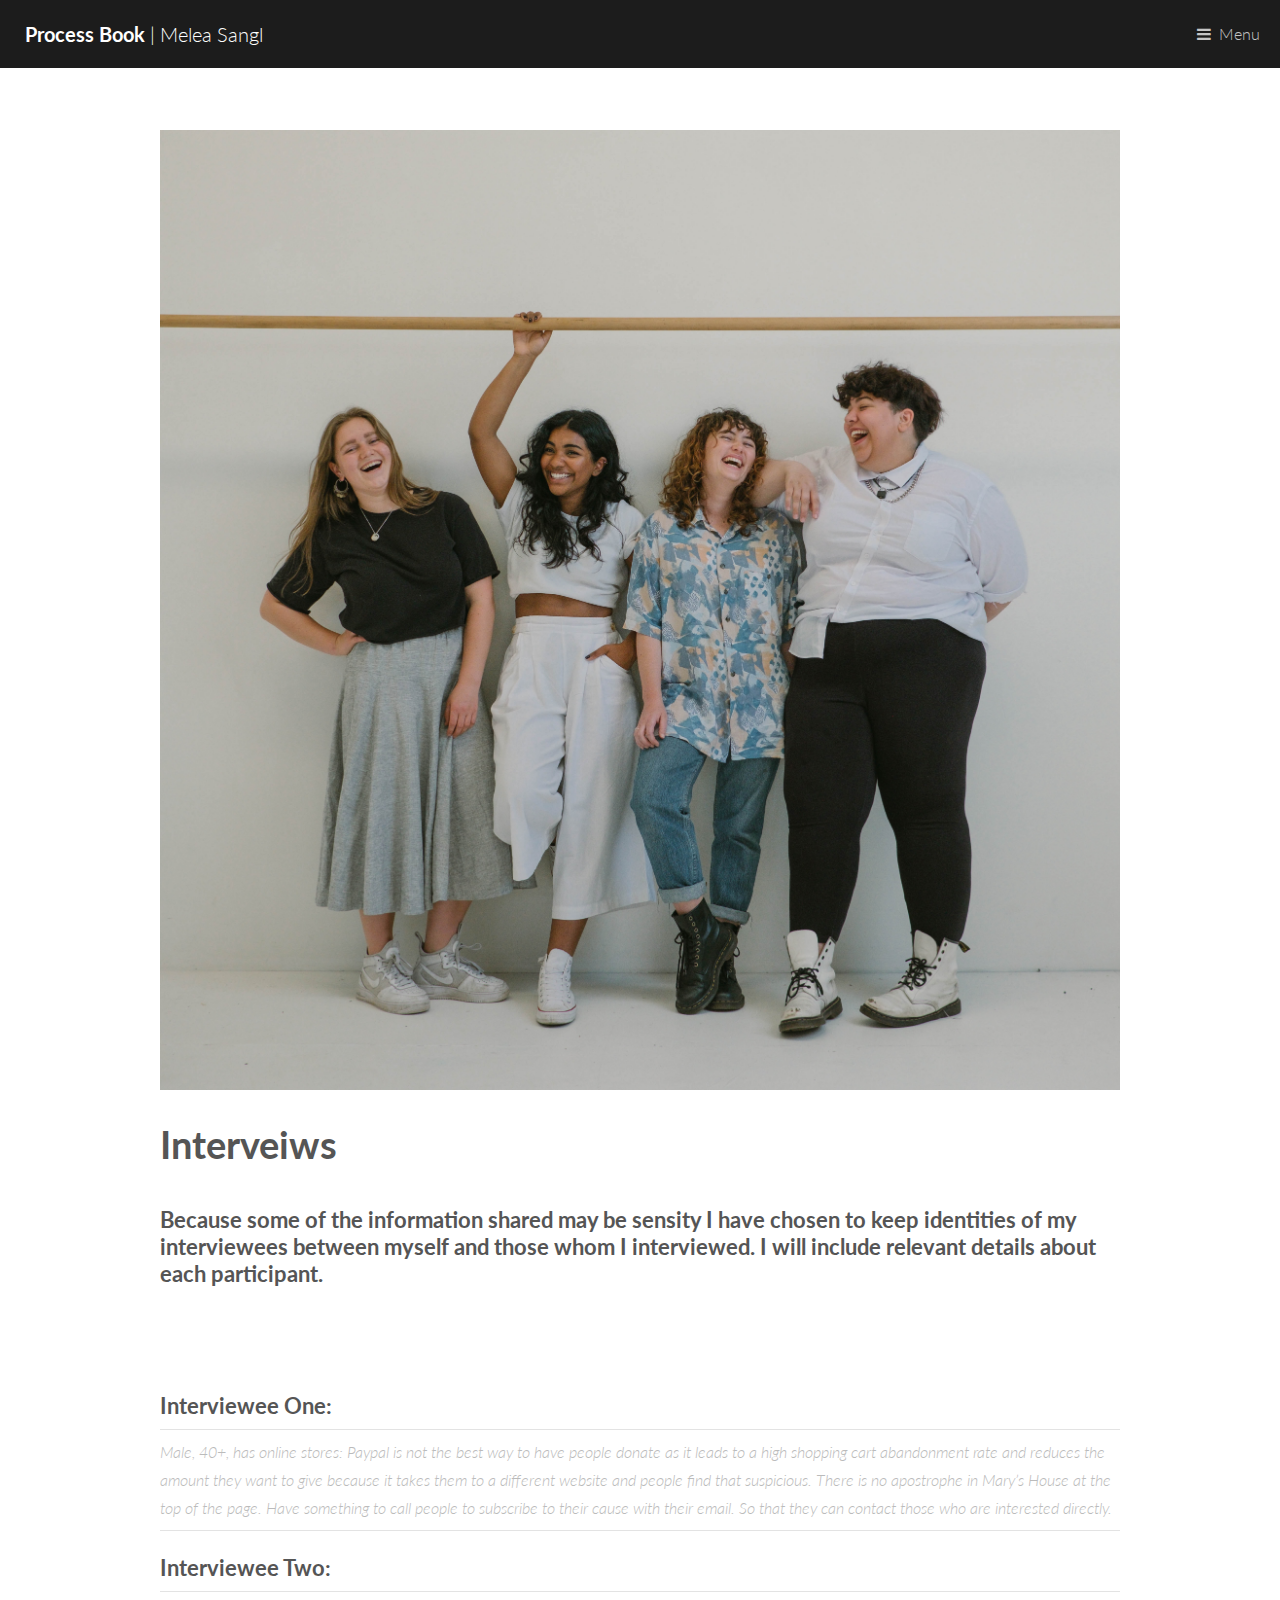
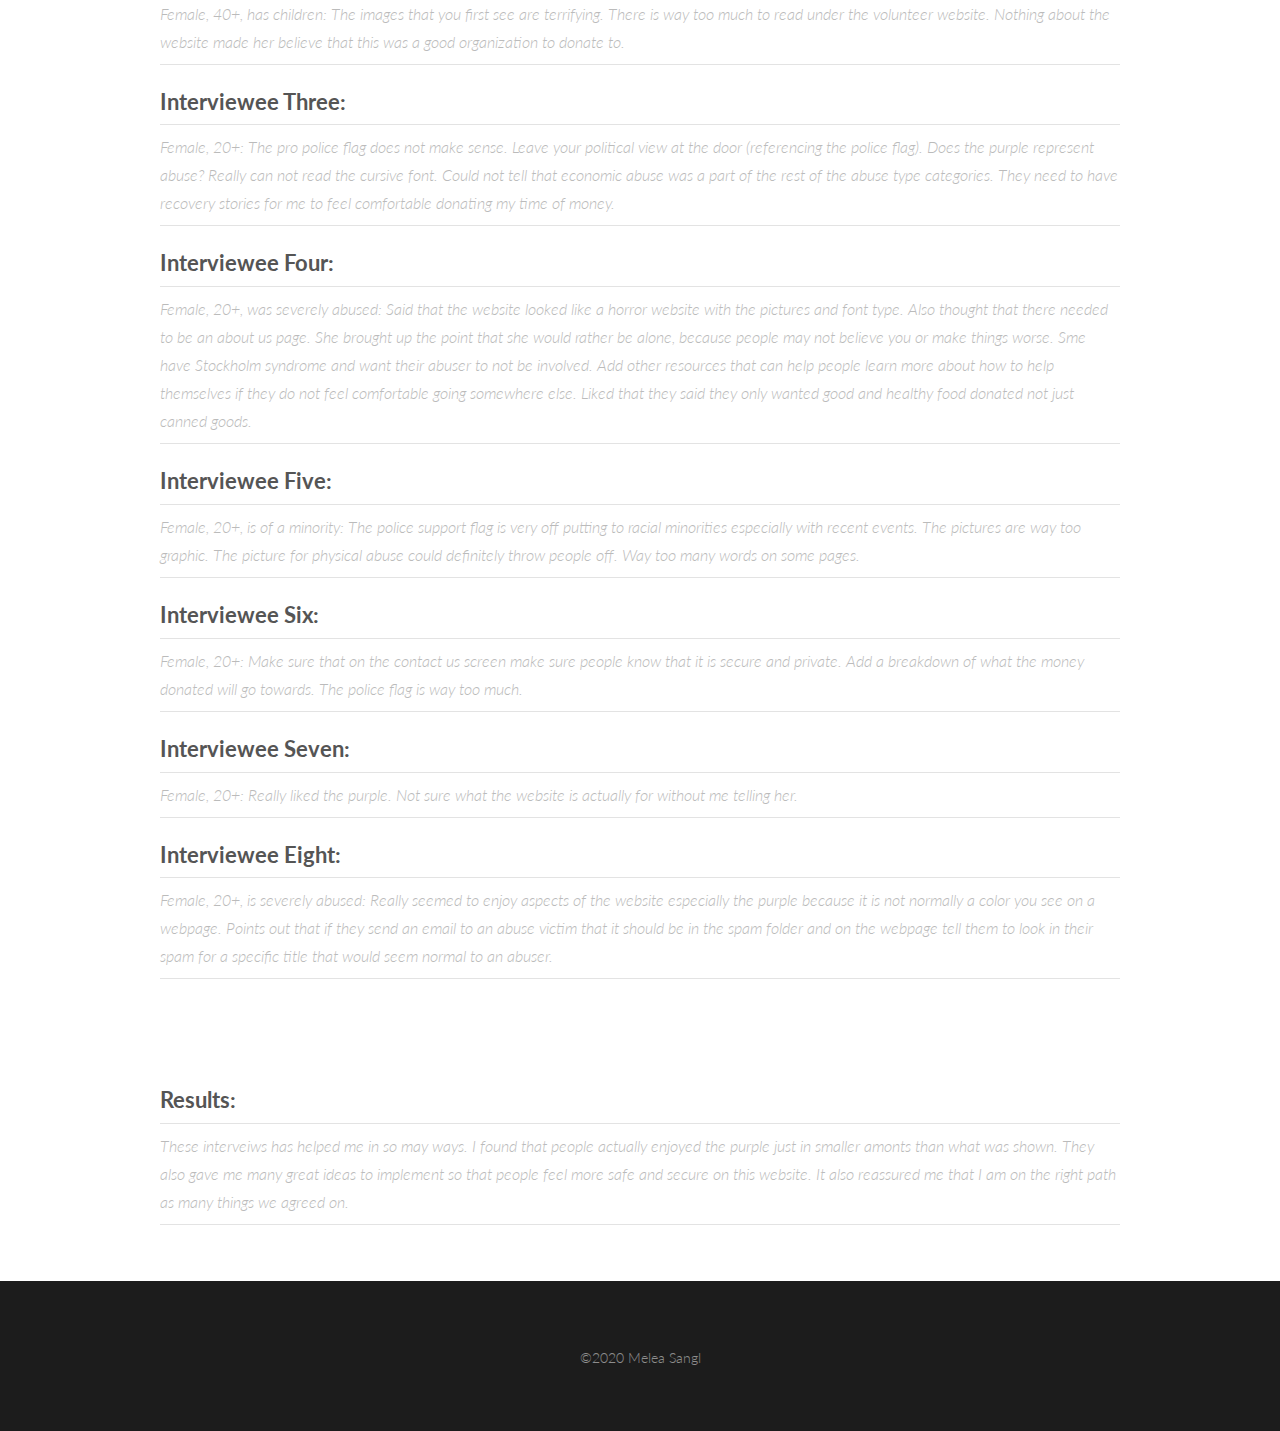
<file: Interveiws.html>
<!DOCTYPE HTML>
<html lang="en">
	<head>
		<title>Interveiws</title>
		<meta charset="utf-8" />
		<meta name="viewport" content="width=device-width, initial-scale=1" />
		<link rel="stylesheet" href="assets/css/main.css" />
		<link rel="stylesheet" href="assets/css/custom.css" />
	</head>
	<body>

		<!-- Header -->
			<header id="header">
				<a href="index.html" class="logo"><strong>Process Book</strong> | Melea Sangl</a>
				<nav>
					<a href="#menu">Menu</a>
				</nav>
			</header>

		<!-- Nav -->
			<nav id="menu">
				<ul class="links">
				<li><a href="index.html">Home</a></li>
				<li><a href="Design-Challenge.html">Design Challenge</a></li>
				<li><a href="PrimaryClientResearch.html">Primary Research</a></li>
				<li><a href="SecondaryClientResearch.html">Secondary Research</a></li>
				<li><a href="Interveiws.html">Interveiws</a></li>
				<li><a href="Goals.html">Goals</a></li>
				<li><a href="Solution.html">Solution</a></li>
				</ul>
			</nav>

		<!-- Main -->
			<section id="main">
				<div class="inner">
					<div class="image fit">
						<img src="images/Interveiw.jpg" alt="" />
					</div>
					<header>
			<h1>Interveiws</h1>
			<h3>Because some of the information shared may be sensity I have chosen to keep identities of my interviewees between myself and those whom I interviewed. I will include relevant details about each participant. </h3>

			<br/>
			<br/>
			<br/>

			<h3>Interviewee One:</h3>
			<p>Male, 40+, has online stores: Paypal is not the best way to have people donate as it leads to a high shopping cart abandonment rate and reduces the amount they want to give because it takes them to a different website and people find that suspicious. There is no apostrophe in Mary’s House at the top of the page. Have something to call people to subscribe to their cause with their email. So that they can contact those who are interested directly. </p>

            <h3>Interviewee Two:</h3>
			<p>Female, 40+, has children: The images that you first see are terrifying. There is way too much to read under the volunteer website. Nothing about the website made her believe that this was a good organization to donate to.</p>

			<h3>Interviewee Three:</h3>
			<p>Female, 20+: The pro police flag does not make sense. Leave your political view at the door (referencing the police flag). Does the purple represent abuse? Really can not read the cursive font. Could not tell that economic abuse was a part of the rest of the abuse type categories. They need to have recovery stories for me to feel comfortable donating my time of money.</p>

			<h3>Interviewee Four:</h3>
			<p>Female, 20+, was severely abused: Said that the website looked like a horror website with the pictures and font type. Also thought that there needed to be an about us page. She brought up the point that she would rather be alone, because people may not believe you or make things worse. Sme have Stockholm syndrome and want their abuser to not be involved. Add other resources that can help people learn more about how to help themselves if they do not feel comfortable going somewhere else. Liked that they said they only wanted good and healthy food donated not just canned goods.</p>

			<h3>Interviewee Five:</h3>
			<p>Female, 20+, is of a minority: The police support flag is very off putting to racial minorities especially with recent events. The pictures are way too graphic. The picture for physical abuse could definitely throw people off. Way too many words on some pages.</p>

			<h3>Interviewee Six:</h3>
			<p>Female, 20+: Make sure that on the contact us screen make sure people know that it is secure and private. Add a breakdown of what the money donated will go towards. The police flag is way too much.</p>

			<h3>Interviewee Seven:</h3>
			<p>Female, 20+: Really liked the purple. Not sure what the website is actually for without me telling her. </p>

			<h3>Interviewee Eight:</h3>
			<p>Female, 20+, is severely abused: Really seemed to enjoy aspects of the website especially the purple because it is not normally a color you see on a webpage. Points out that if they send an email to an abuse victim that it should be in the spam folder and on the webpage tell them to look in their spam for a specific title that would seem normal to an abuser.</p>

			<br/>
			<br/>
			<br/>

			<h3>Results:</h3>
			<p> These interveiws has helped me in so may ways. I found that people actually enjoyed the purple just in smaller amonts than what was shown. They also gave me many great ideas to implement so that people feel more safe and secure on this website. It also reassured me that I am on the right path as many things we agreed on.</p>

				</div>
			</section>

		<!-- Footer -->
			<footer id="footer">
				<div class="copyright">
					&copy;2020 Melea Sangl
				</div>
			</footer>

		<!-- Scripts -->
			<script src="assets/js/jquery.min.js"></script>
			<script src="assets/js/jquery.scrolly.min.js"></script>
			<script src="assets/js/skel.min.js"></script>
			<script src="assets/js/util.js"></script>
			<script src="assets/js/main.js"></script>

	</body>
</html>
</file>
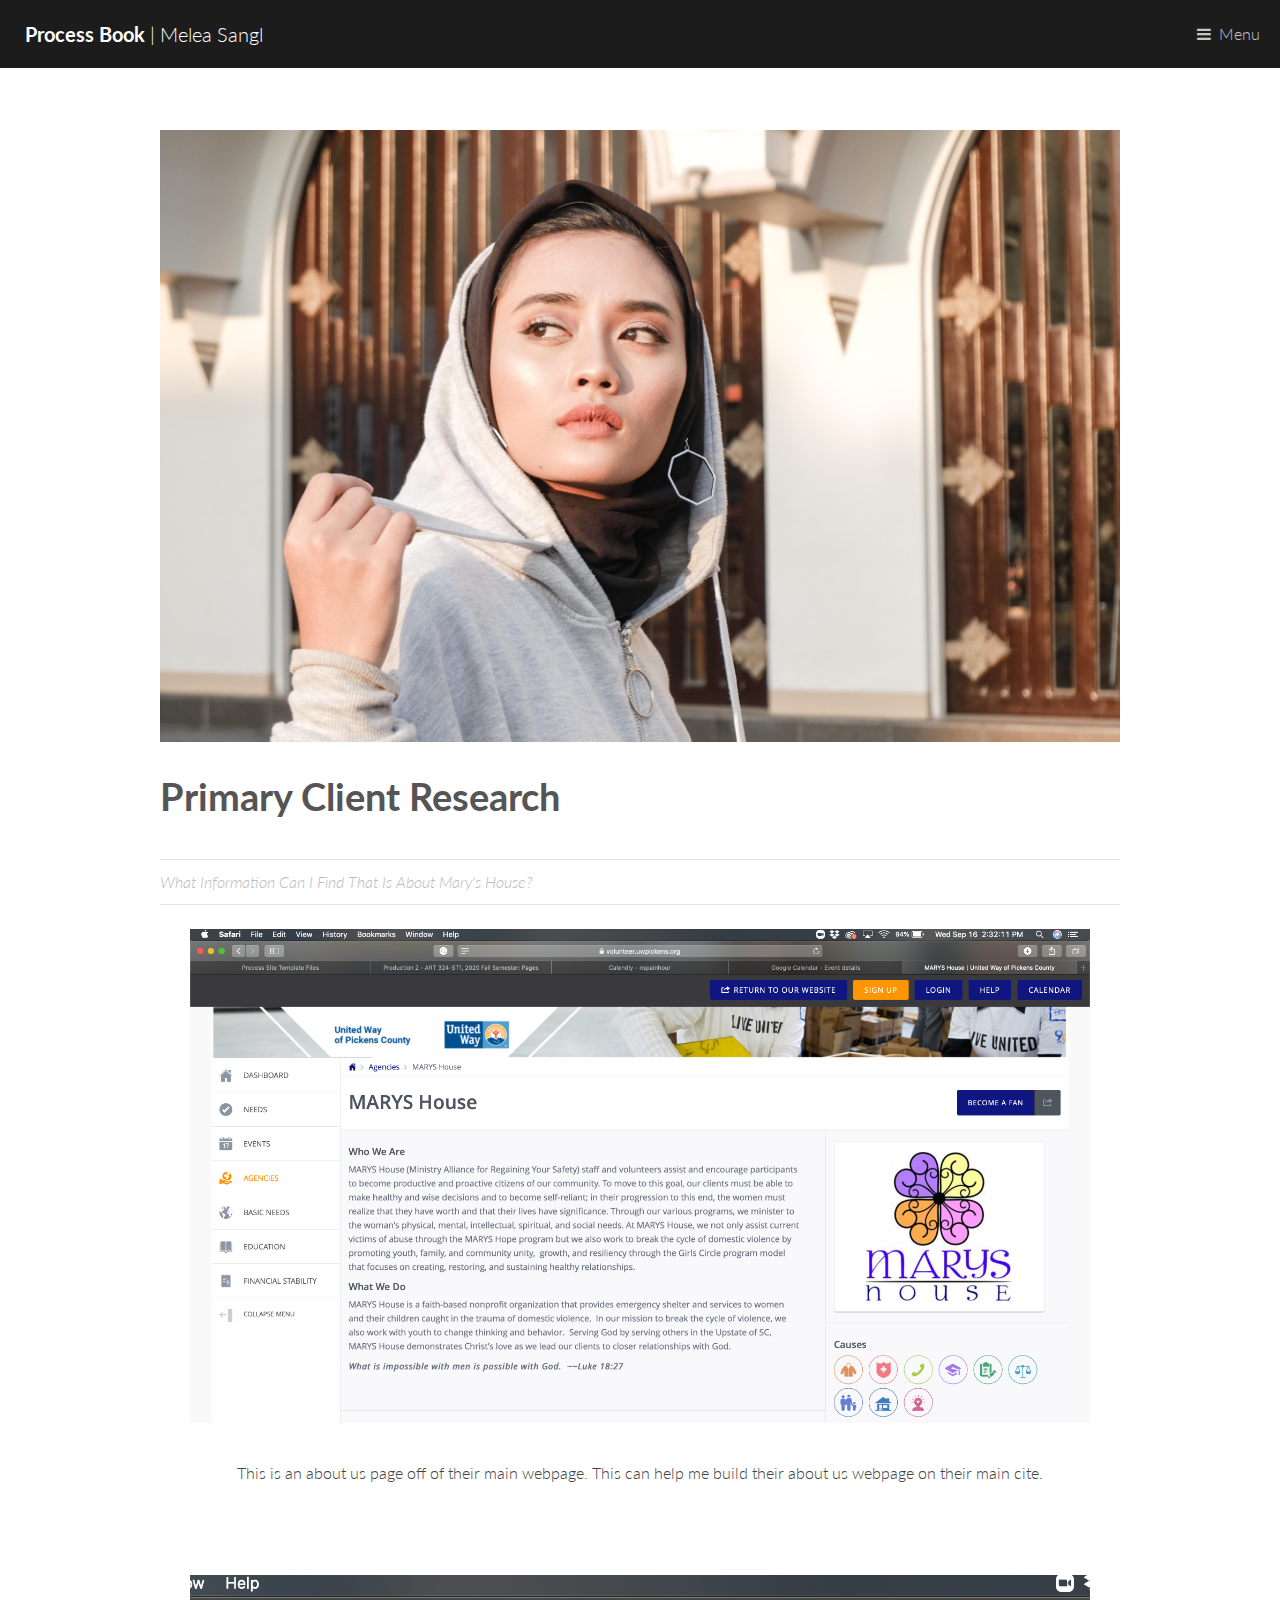
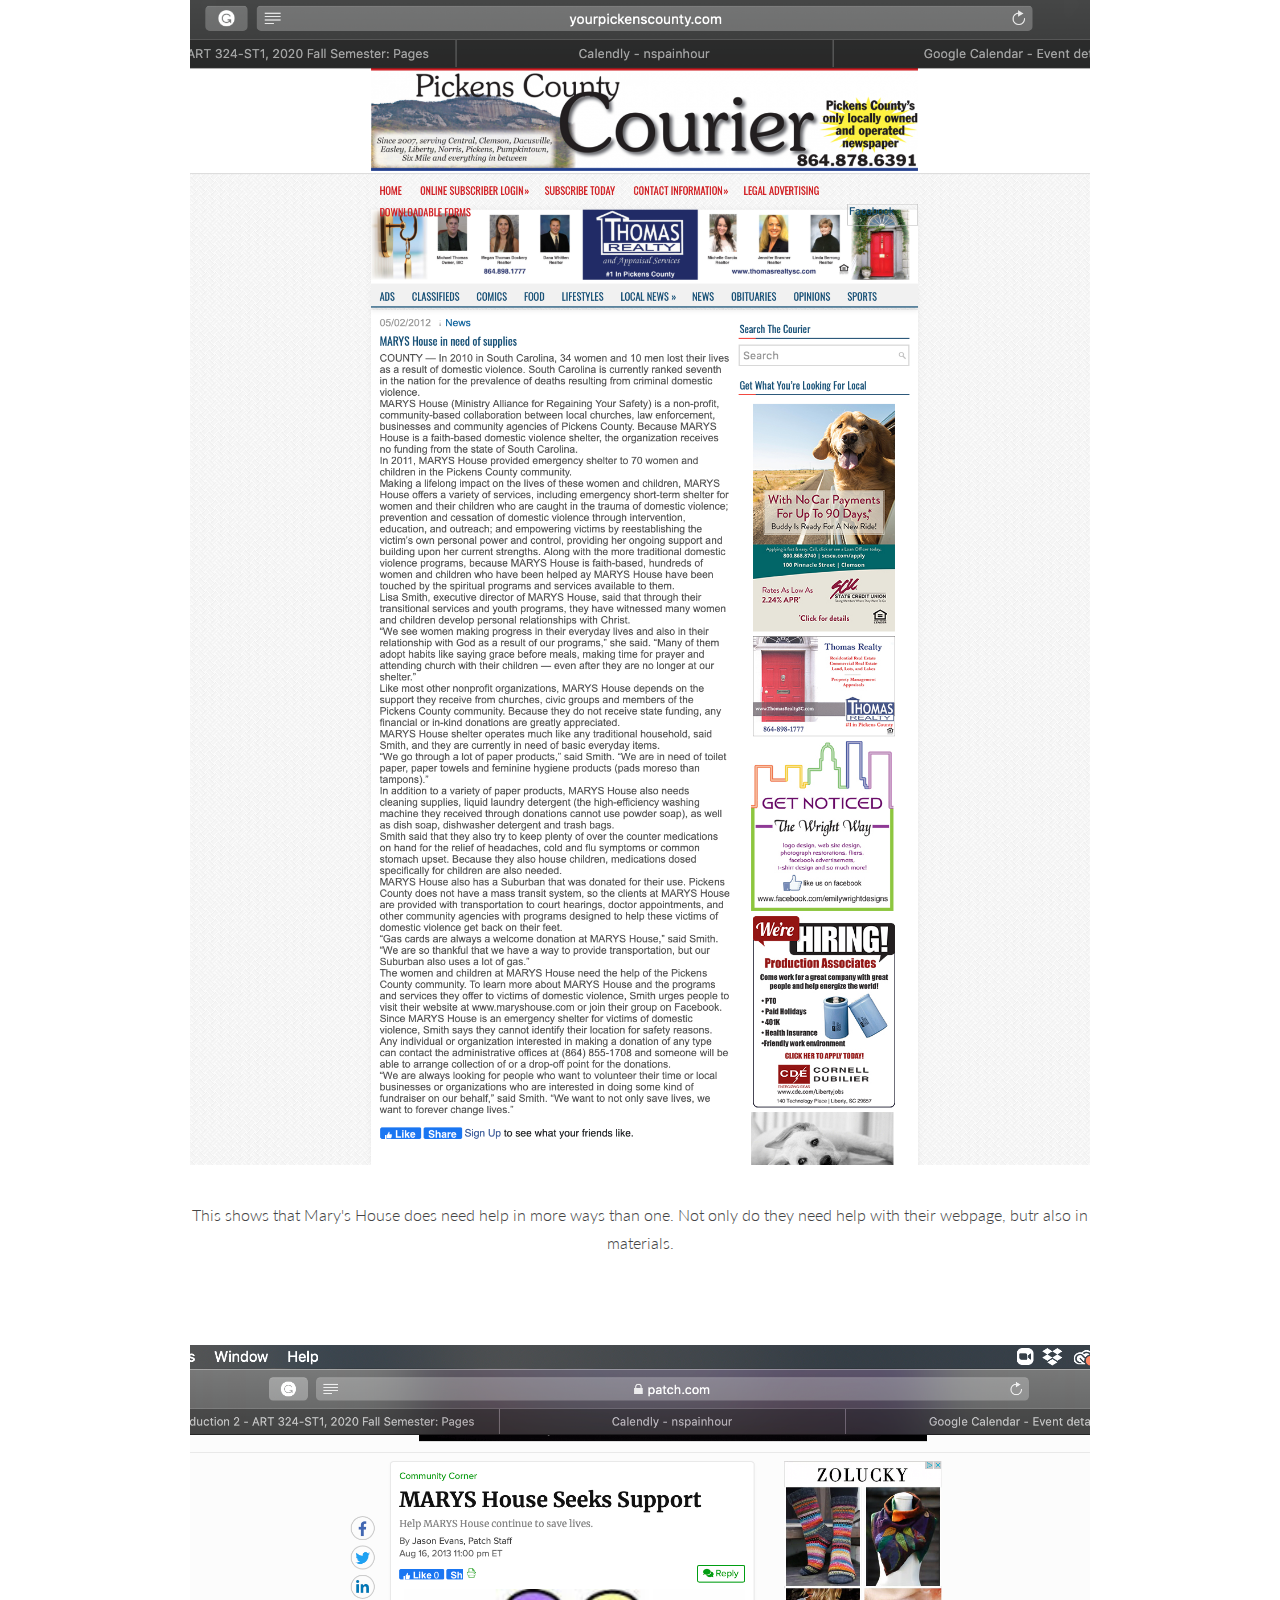
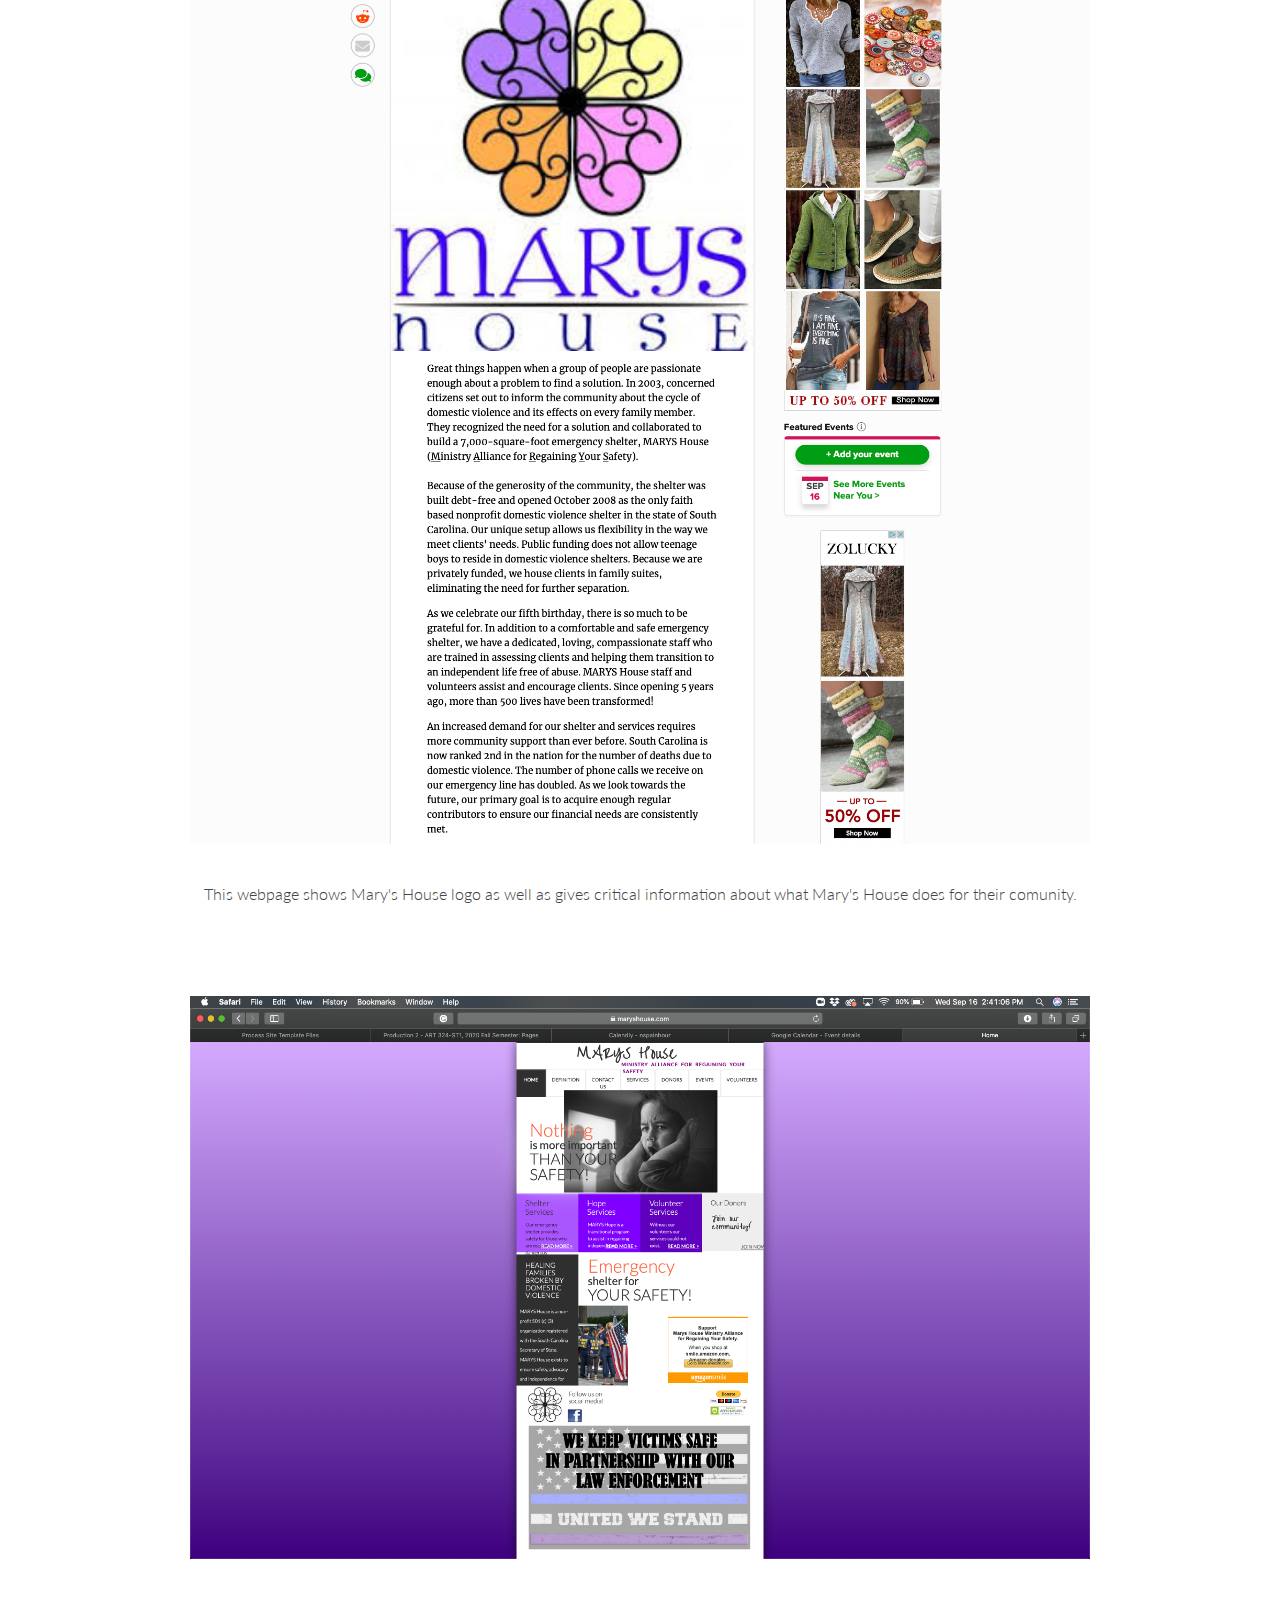
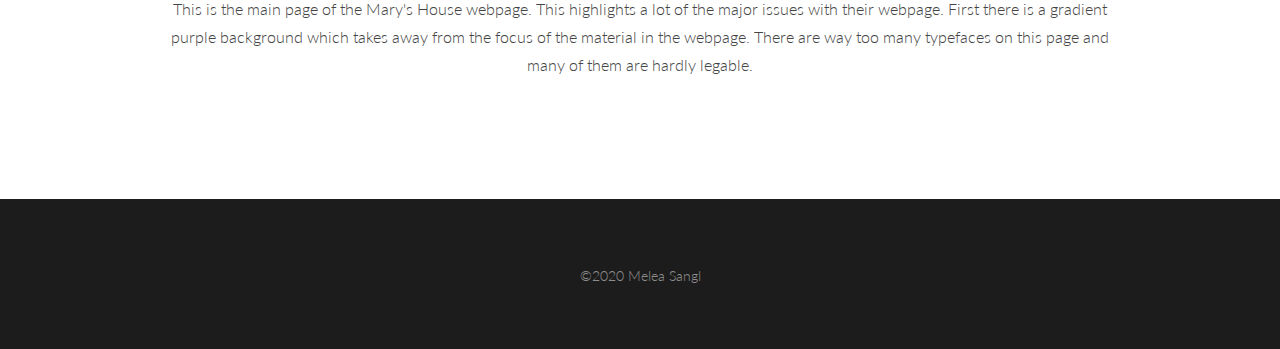
<file: PrimaryClientResearch.html>
<!DOCTYPE HTML>
<html lang="en">
	<head>
		<title>Primary Client Research</title>
		<meta charset="utf-8" />
		<meta name="viewport" content="width=device-width, initial-scale=1" />
		<link rel="stylesheet" href="assets/css/main.css" />
		<link rel="stylesheet" href="assets/css/custom.css" />
	</head>
	<body>

		<!-- Header -->
			<header id="header">
				<a href="index.html" class="logo"><strong>Process Book</strong> | Melea Sangl </a>
				<nav>
					<a href="#menu">Menu</a>
				</nav>
			</header>

		<!-- Nav -->
			<nav id="menu">
				<ul class="links">
				<li><a href="index.html">Home</a></li>
				<li><a href="Design-Challenge.html">Design Challenge</a></li>
				<li><a href="PrimaryClientResearch.html">Primary Research</a></li>
				<li><a href="SecondaryClientResearch.html">Secondary Research</a></li>
				<li><a href="Interveiws.html">Interveiws</a></li>
				<li><a href="Goals.html">Goals</a></li>
				<li><a href="Solution.html">Solution</a></li>
				</ul>
			</nav>

		<!-- Main -->
			<section id="main">
				<div class="inner">
					<div class="image fit">
						<img src="images/Primary.jpeg" alt="" />
					</div>
					<header>
						<h1>Primary Client Research</h1>
						<p class="info">What Information Can I Find That Is About Mary's House?</p>
					</header>
				<div class="photo"> 
				<img src="images/4.png" alt=""></img>
				<br/>
				<br/>
				<p> This is an about us page off of their main webpage. This can help me build their about us webpage on their main cite. </p>
				<br/>
				<br/>
				<img src="images/5.png" alt=""></img>
				<br/>
				<br/>
				<p> This shows that Mary's House does need help in more ways than one. Not only do they need help with their webpage, butr also in materials. </p>
				<br/>
				<br/>
				<img src="images/6.png" alt=""></img>
				<br/>
				<br/>
				<p> This webpage shows Mary's House logo as well as gives critical information about what Mary's House does for their comunity. </p>
				<br/>
				<br/>
				<img src="images/8.png" alt=""></img>
				<br/>
				<br/>
				<p> This is the main page of the Mary's House webpage. This highlights a lot of the major issues with their webpage. First there is a gradient purple background which takes away from the focus of the material in the webpage. There are way too many typefaces on this page and many of them are hardly legable. </p>
				<br/>
				<br/>
				
			</section>

		<!-- Footer -->
			<footer id="footer">
				<div class="copyright">
					&copy;2020 Melea Sangl
				</div>
			</footer>

		<!-- Scripts -->
			<script src="assets/js/jquery.min.js"></script>
			<script src="assets/js/jquery.scrolly.min.js"></script>
			<script src="assets/js/skel.min.js"></script>
			<script src="assets/js/util.js"></script>
			<script src="assets/js/main.js"></script>

	</body>
</html>
</file>
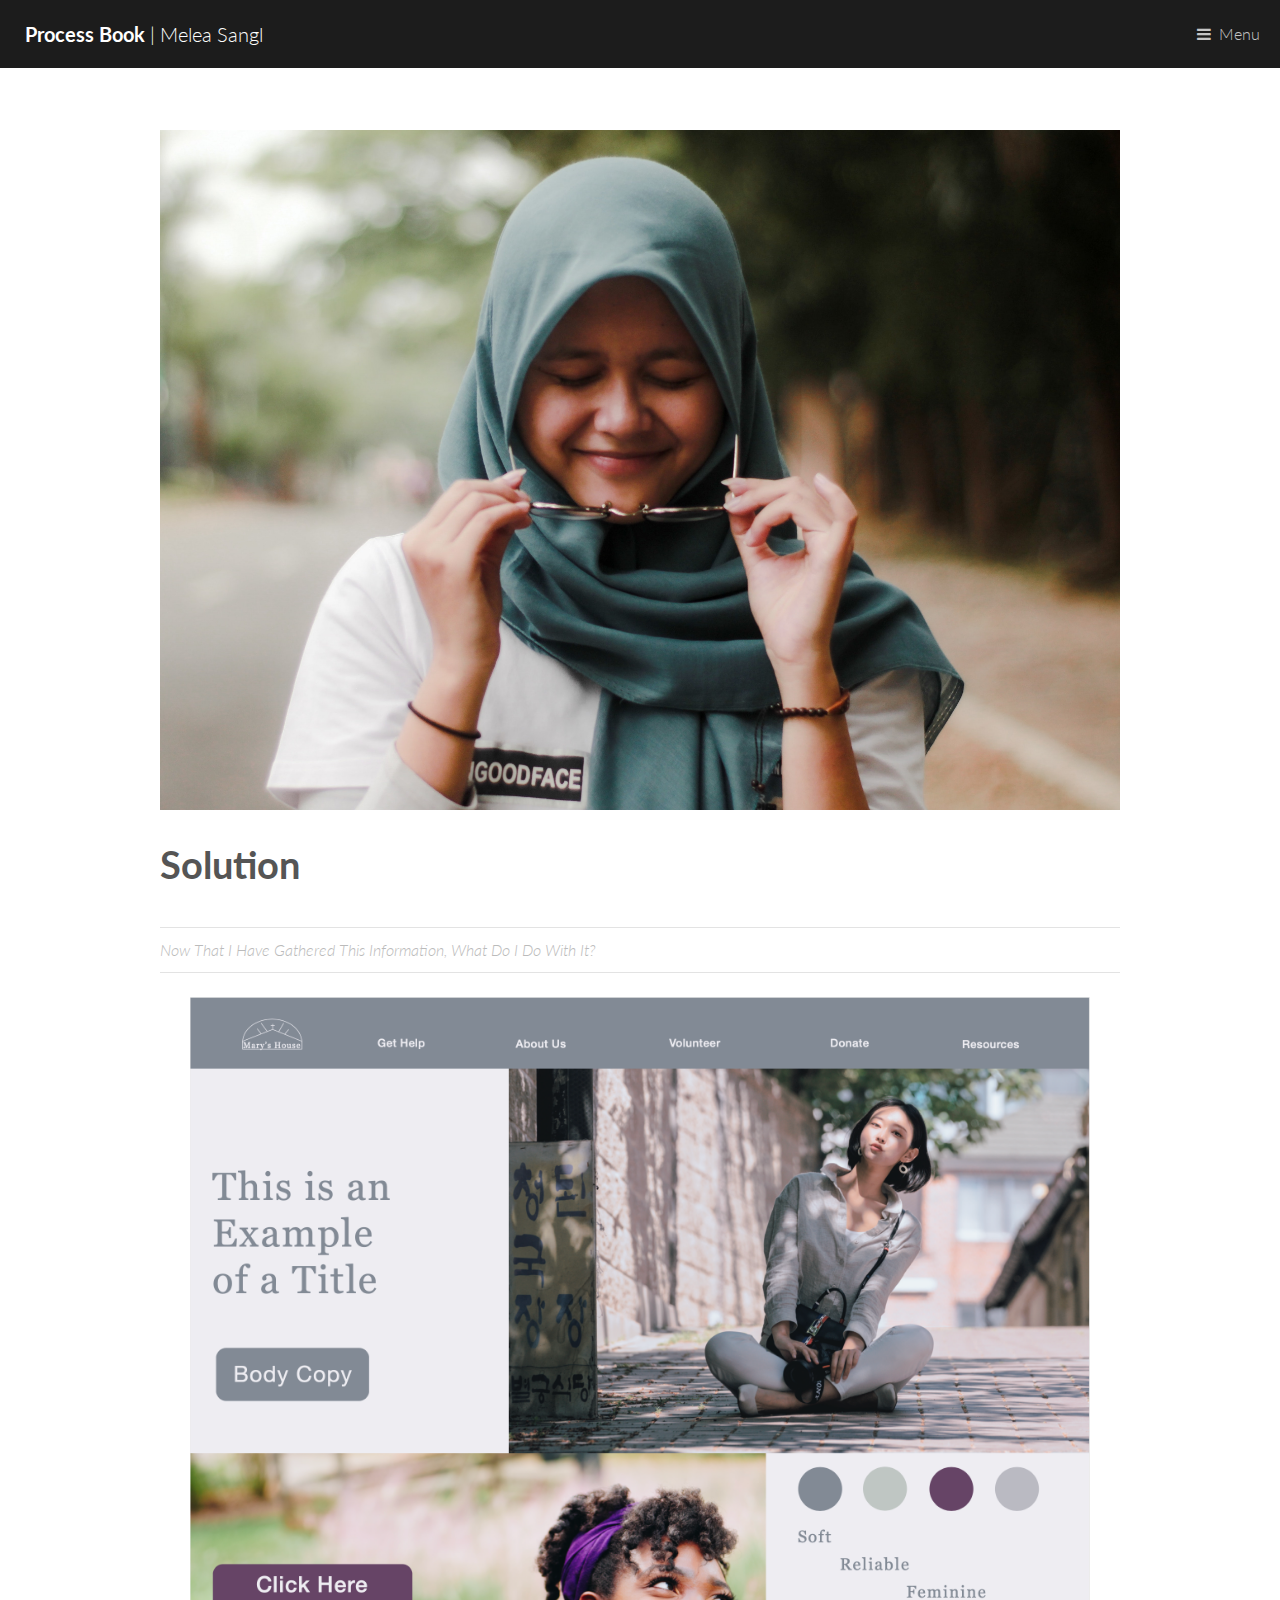
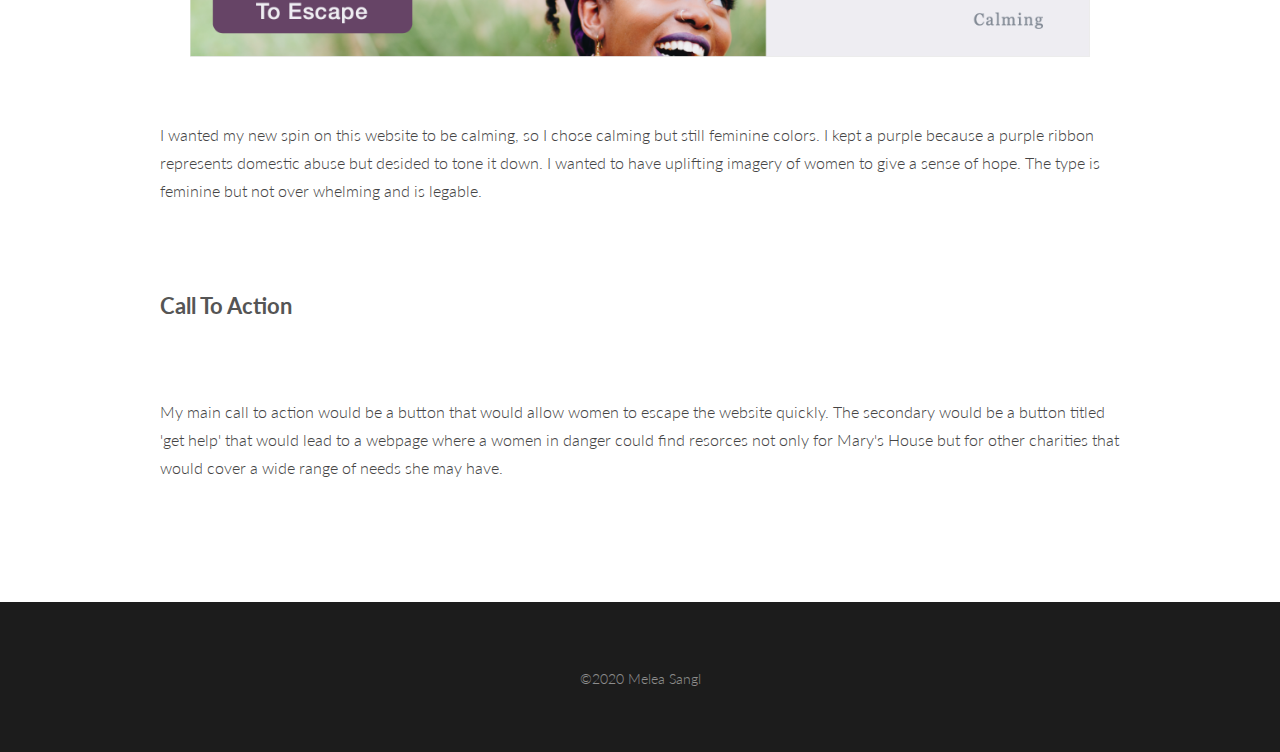
<file: Solution.html>
<!DOCTYPE HTML>
<html lang="en">
	<head>
		<title>Solutions</title>
		<meta charset="utf-8" />
		<meta name="viewport" content="width=device-width, initial-scale=1" />
		<link rel="stylesheet" href="assets/css/main.css" />
		<link rel="stylesheet" href="assets/css/custom.css" />
	</head>
	<body>

		<!-- Header -->
			<header id="header">
				<a href="index.html" class="logo"><strong>Process Book</strong> | Melea Sangl</a>
				<nav>
					<a href="#menu">Menu</a>
				</nav>
			</header>

		<!-- Nav -->
			<nav id="menu">
				<ul class="links">
					<li><a href="index.html">Home</a></li>
				<li><a href="Design-Challenge.html">Design Challenge</a></li>
				<li><a href="PrimaryClientResearch.html">Primary Research</a></li>
				<li><a href="SecondaryClientResearch.html">Secondary Research</a></li>
				<li><a href="Interveiws.html">Interveiws</a></li>
				<li><a href="Goals.html">Goals</a></li>
				<li><a href="Solution.html">Solution</a></li>
				</ul>
			</nav>

		<!-- Main -->
			<section id="main">
				<div class="inner">
					<div class="image fit">
						<img src="images/Solutionjpg.jpg" alt="" />
					</div>
					<header>
						<h1>Solution</h1>
						<p class="info">Now That I Have Gathered This Information, What Do I Do With It?</p>
					</header>
					<div class="photo"> 
					<img src="images/CTA.png" alt="" />
					</div>
					<br/>
					<br/>
					<p> I wanted my new spin on this website to be calming, so I chose calming but still feminine colors. I kept a purple because a purple ribbon represents domestic abuse but desided to tone it down. I wanted to have uplifting imagery of women to give a sense of hope. The type is feminine but not over whelming and is legable.</p>
					<br/>
					<br/>
					<h3>Call To Action</h3>
					<br/>
					<br/>
					<p> My main call to action would be a button that would allow women to escape the website quickly. The secondary would be a button titled 'get help' that would lead to a webpage where a women in danger could find resorces not only for Mary's House but for other charities that would cover a wide range of needs she may have.</p>
					<br/>
					<br/>
			</section>

		<!-- Footer -->
			<footer id="footer">
				<div class="copyright">
					&copy;2020 Melea Sangl
				</div>
			</footer>

		<!-- Scripts -->
			<script src="assets/js/jquery.min.js"></script>
			<script src="assets/js/jquery.scrolly.min.js"></script>
			<script src="assets/js/skel.min.js"></script>
			<script src="assets/js/util.js"></script>
			<script src="assets/js/main.js"></script>

	</body>
</html>
</file>
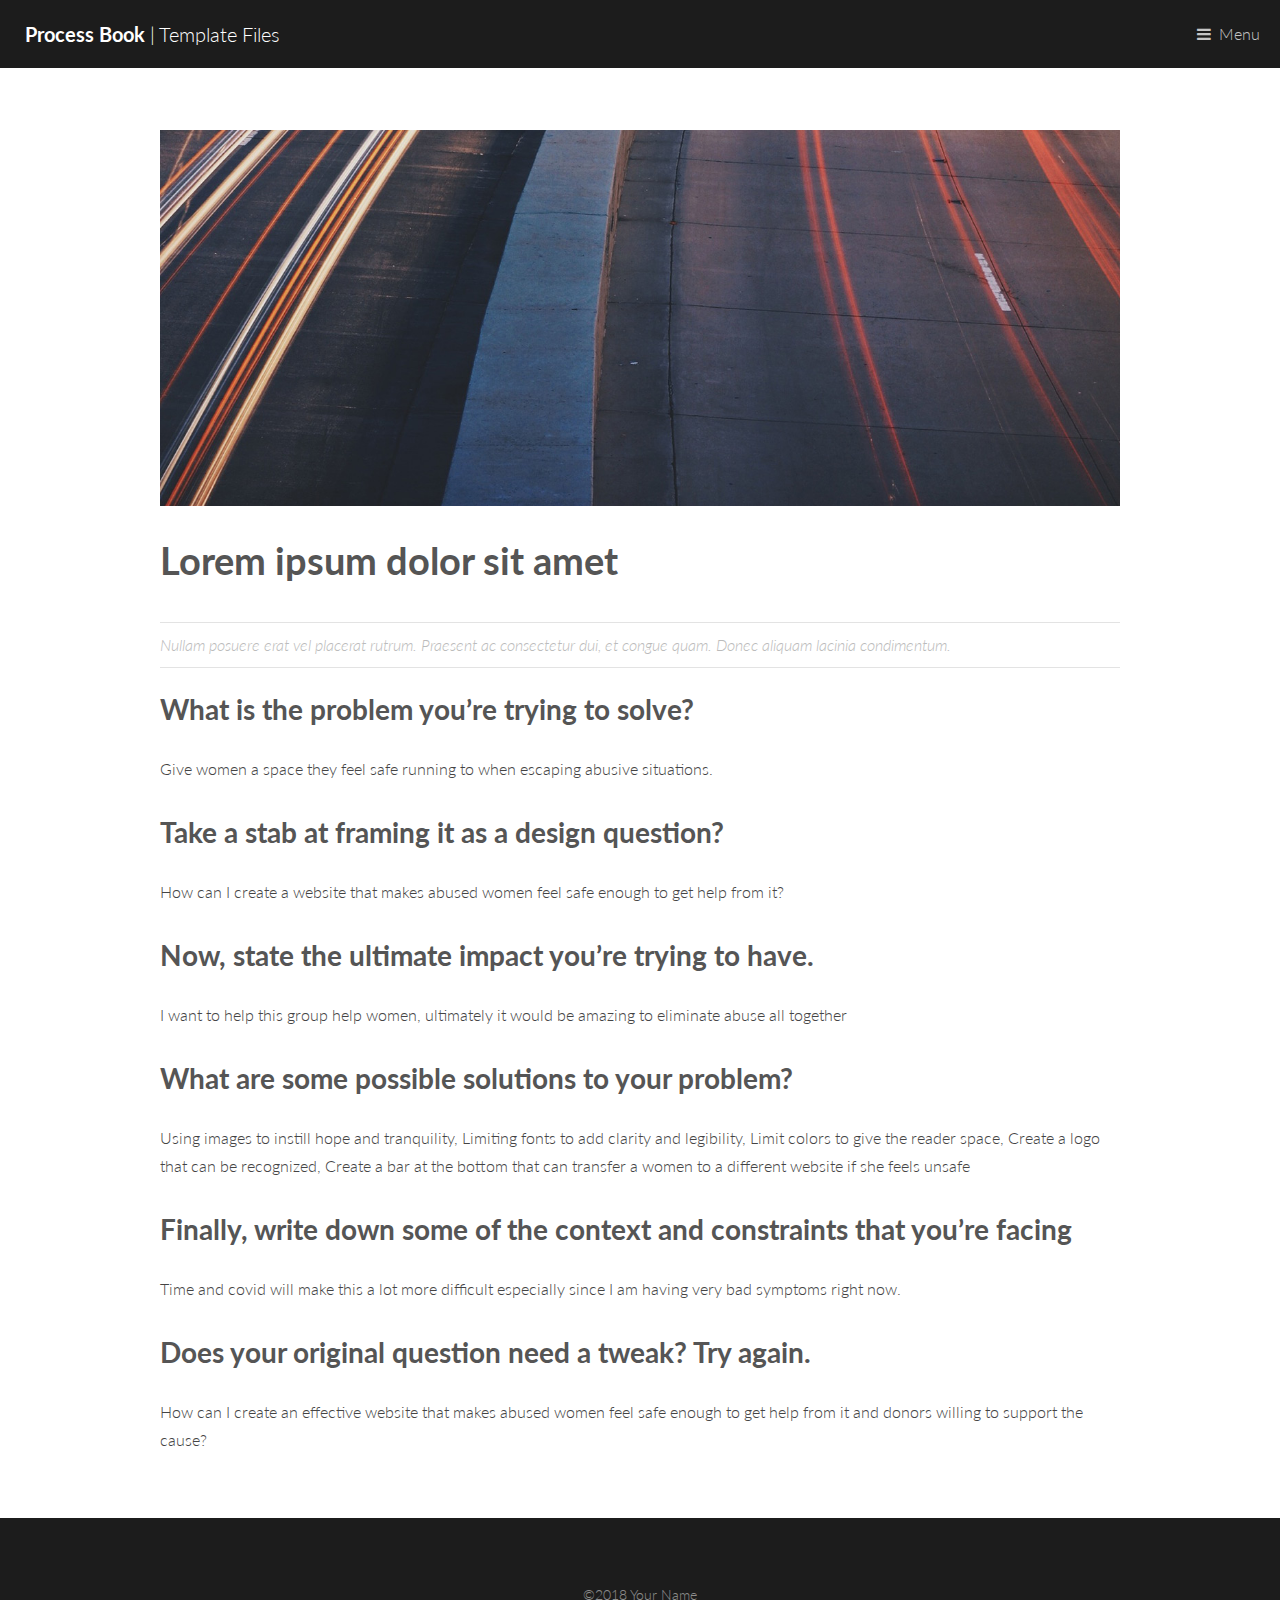
<file: marys-house-master/Design-Challenge.html>
<!DOCTYPE HTML>
<html lang="en">
	<head>
		<title>Process Site Template Files</title>
		<meta charset="utf-8" />
		<meta name="viewport" content="width=device-width, initial-scale=1" />
		<link rel="stylesheet" href="assets/css/main.css" />
		<link rel="stylesheet" href="assets/css/custom.css" />
	</head>
	<body>

		<!-- Header -->
			<header id="header">
				<a href="index.html" class="logo"><strong>Process Book</strong> | Template Files</a>
				<nav>
					<a href="#menu">Menu</a>
				</nav>
			</header>

		<!-- Nav -->
			<nav id="menu">
				<ul class="links">
					<li><a href="index.html">Home</a></li>
					<li><a href="generic-page.html">Generic Page</a></li>
					<li><a href="elements.html">Useful Elements</a></li>
				</ul>
			</nav>

		<!-- Main -->
			<section id="main">
				<div class="inner">
					<div class="image fit">
						<img src="images/pic11.jpg" alt="" />
					</div>
					<header>
						<h1>Lorem ipsum dolor sit amet</h1>
						<p class="info">Nullam posuere erat vel placerat rutrum. Praesent ac consectetur dui, et congue quam. Donec aliquam lacinia condimentum.</p>
					</header>
<h2> What is the problem you’re trying to solve?</h2>
<p>Give women a space they feel safe running to when escaping abusive situations.</p>

<h2>Take a stab at framing it as a design question?</h2>
<p>How can I create a website that makes abused women feel safe enough to get help from it?</p>
<h2>Now, state the ultimate impact you’re trying to have.</h2>
<p>I want to help this group help women, ultimately it would be amazing to eliminate abuse all together</p>
<h2>What are some possible solutions to your problem?</h2>
<p>Using images to instill hope and tranquility, Limiting fonts to add clarity and legibility, Limit colors to give the reader space, Create a logo that can be recognized, Create a bar at the bottom that can transfer a women to a different website if she feels unsafe</p>
<h2>Finally, write down some of the context and constraints that you’re facing</h2>
<p>Time and covid will make this a lot more difficult especially since I am having very bad symptoms right now.</p>
<h2>Does your original question need a tweak? Try again.</h2>
<p>How can I create an effective website that makes abused women feel safe enough to get help from it and donors willing to support the cause?</p>



				</div>
			</section>

		<!-- Footer -->
			<footer id="footer">
				<div class="copyright">
					&copy;2018 Your Name
				</div>
			</footer>

		<!-- Scripts -->
			<script src="assets/js/jquery.min.js"></script>
			<script src="assets/js/jquery.scrolly.min.js"></script>
			<script src="assets/js/skel.min.js"></script>
			<script src="assets/js/util.js"></script>
			<script src="assets/js/main.js"></script>

	</body>
</html>
</file>
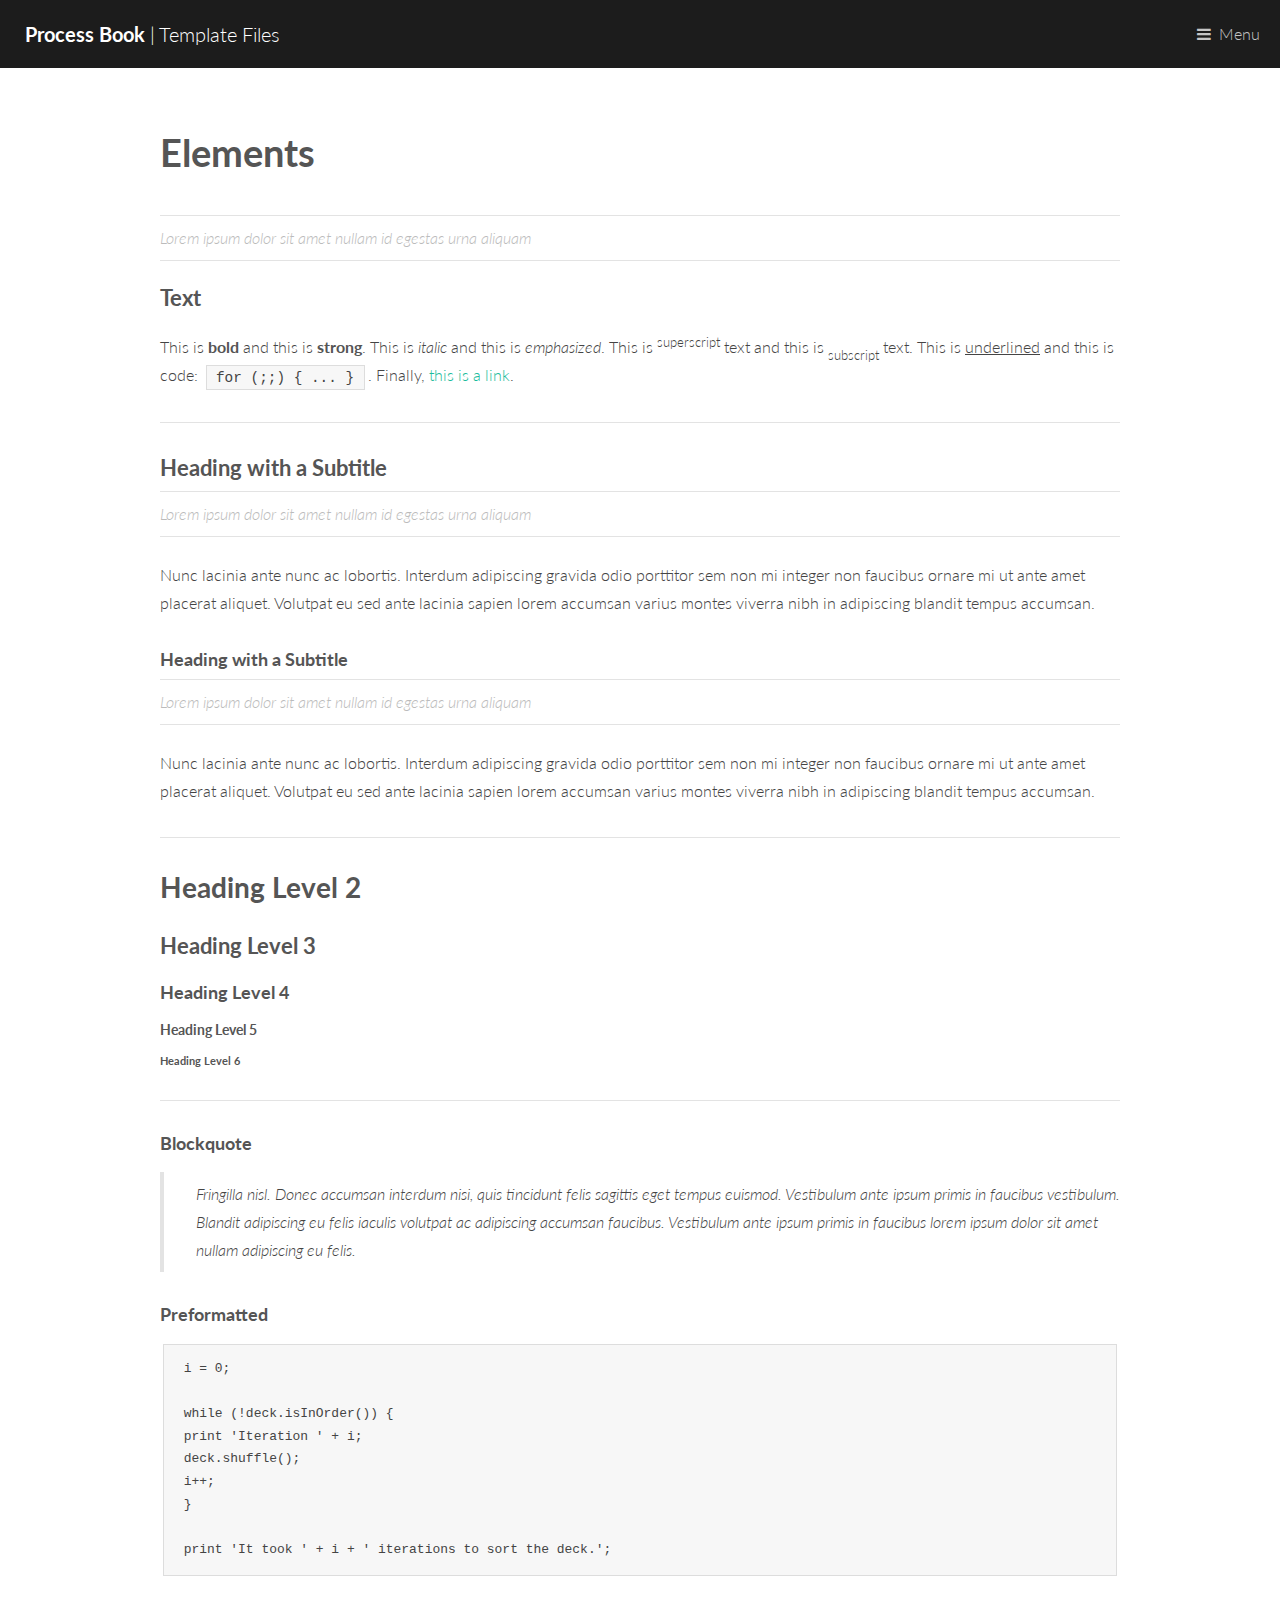
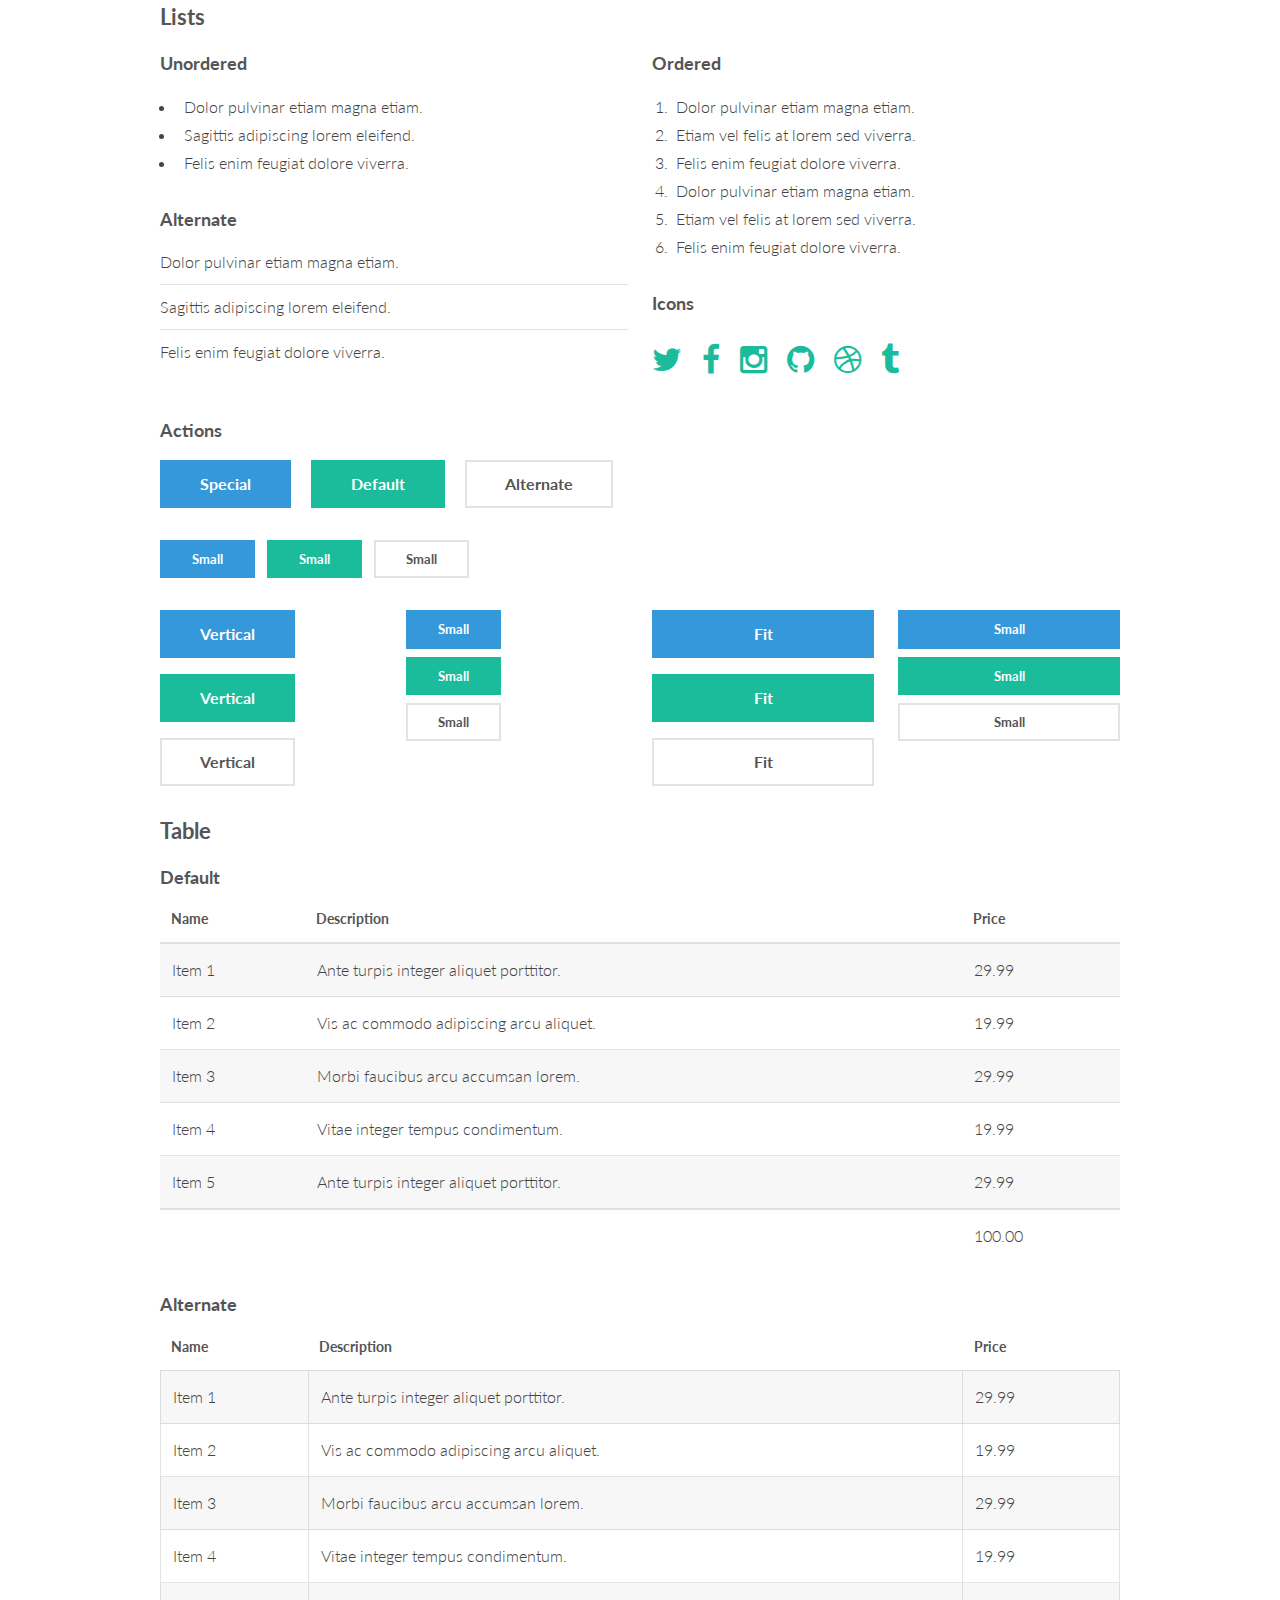
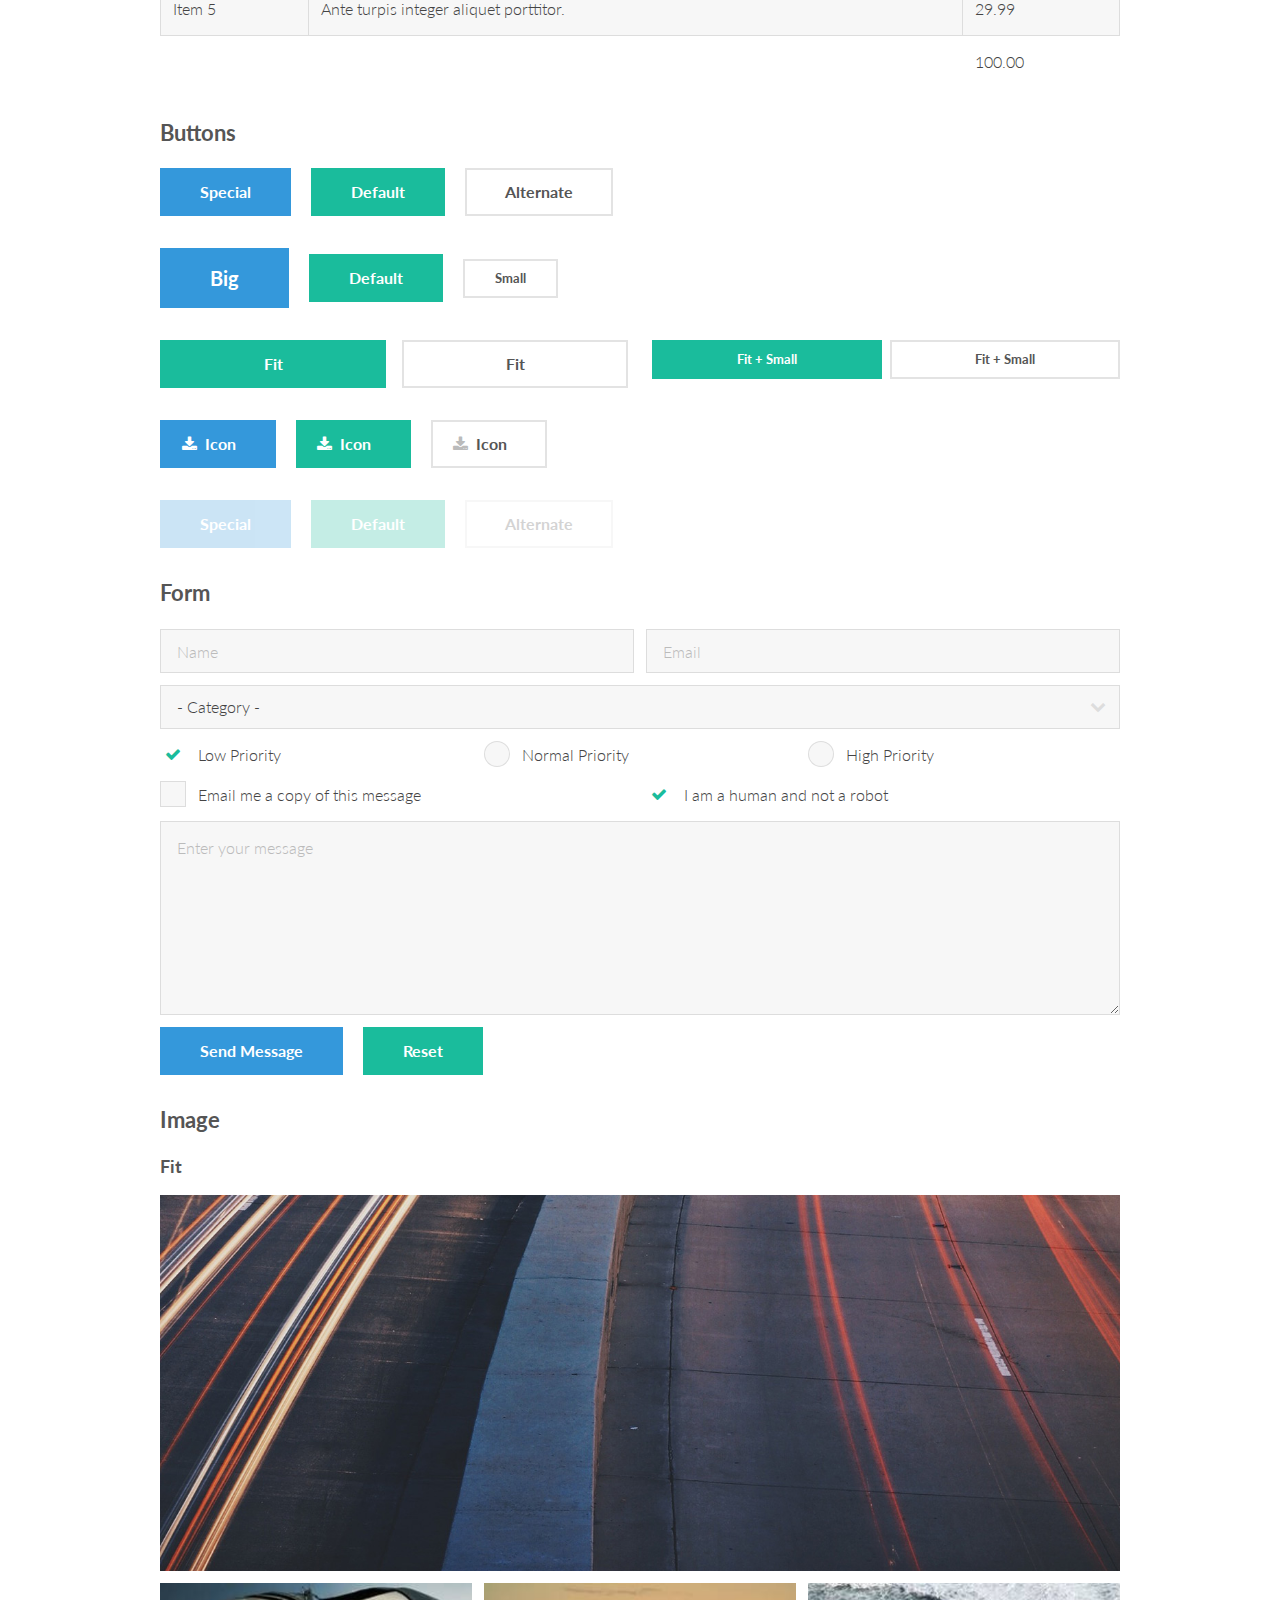
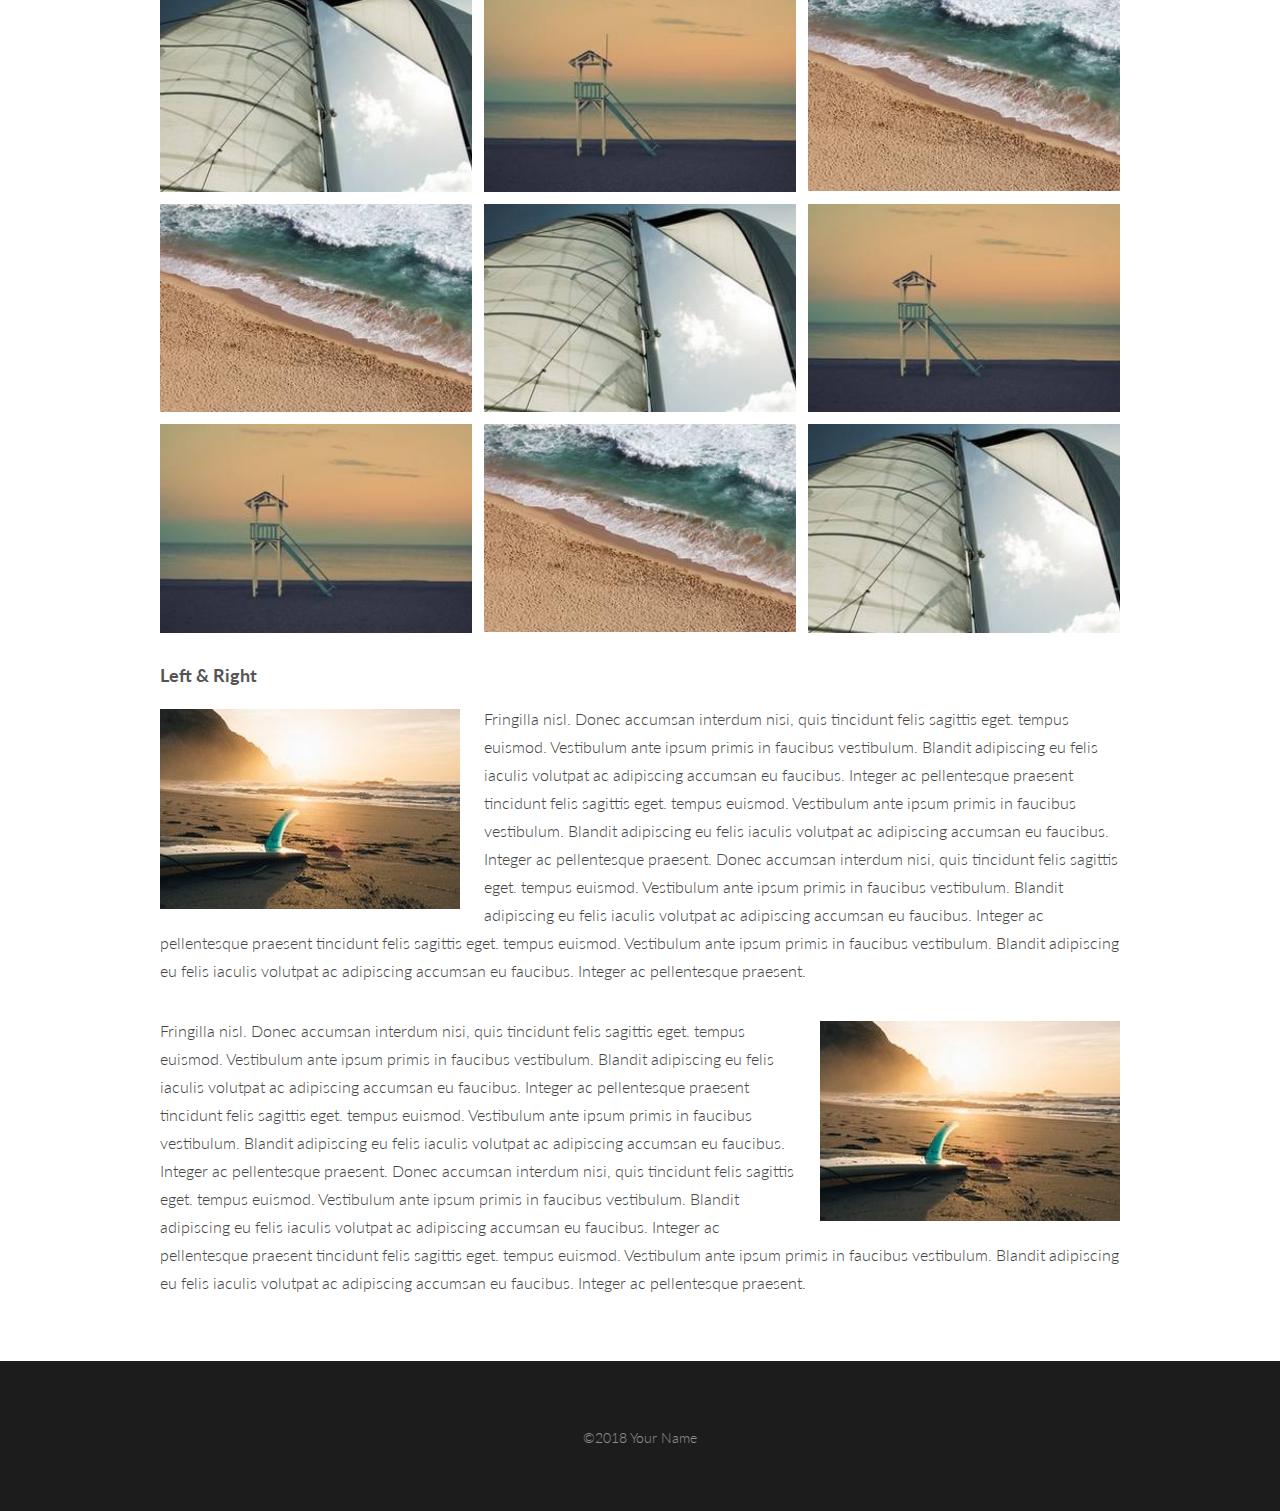
<file: marys-house-master/elements.html>
<!DOCTYPE HTML>
<html lang="en">
	<head>
		<title>Process Site Template Files</title>
		<meta charset="utf-8" />
		<meta name="viewport" content="width=device-width, initial-scale=1" />
		<link rel="stylesheet" href="assets/css/main.css" />
		<link rel="stylesheet" href="assets/css/custom.css" />
	</head>
	<body>

		<!-- Header -->
			<header id="header">
				<a href="index.html" class="logo"><strong>Process Book</strong> | Template Files</a>
				<nav>
					<a href="#menu">Menu</a>
				</nav>
			</header>

		<!-- Nav -->
			<nav id="menu">
				<ul class="links">
					<li><a href="index.html">Home</a></li>
					<li><a href="generic-page.html">Generic</a></li>
					<li><a href="elements.html">Elements</a></li>
				</ul>
			</nav>

		<!-- Main -->
			<section id="main">
				<div class="inner">
					<header class="major special">
						<h1>Elements</h1>
						<p>Lorem ipsum dolor sit amet nullam id egestas urna aliquam</p>
					</header>

					<!-- Text -->
						<section>
							<h3>Text</h3>
							<p>This is <b>bold</b> and this is <strong>strong</strong>. This is <i>italic</i> and this is <em>emphasized</em>.
							This is <sup>superscript</sup> text and this is <sub>subscript</sub> text.
							This is <u>underlined</u> and this is code: <code>for (;;) { ... }</code>. Finally, <a href="#">this is a link</a>.</p>

							<hr />

							<header>
								<h3>Heading with a Subtitle</h3>
								<p>Lorem ipsum dolor sit amet nullam id egestas urna aliquam</p>
							</header>
							<p>Nunc lacinia ante nunc ac lobortis. Interdum adipiscing gravida odio porttitor sem non mi integer non faucibus ornare mi ut ante amet placerat aliquet. Volutpat eu sed ante lacinia sapien lorem accumsan varius montes viverra nibh in adipiscing blandit tempus accumsan.</p>
							<header>
								<h4>Heading with a Subtitle</h4>
								<p>Lorem ipsum dolor sit amet nullam id egestas urna aliquam</p>
							</header>
							<p>Nunc lacinia ante nunc ac lobortis. Interdum adipiscing gravida odio porttitor sem non mi integer non faucibus ornare mi ut ante amet placerat aliquet. Volutpat eu sed ante lacinia sapien lorem accumsan varius montes viverra nibh in adipiscing blandit tempus accumsan.</p>

							<hr />

							<h2>Heading Level 2</h2>
							<h3>Heading Level 3</h3>
							<h4>Heading Level 4</h4>
							<h5>Heading Level 5</h5>
							<h6>Heading Level 6</h6>

							<hr />

							<h4>Blockquote</h4>
							<blockquote>Fringilla nisl. Donec accumsan interdum nisi, quis tincidunt felis sagittis eget tempus euismod. Vestibulum ante ipsum primis in faucibus vestibulum. Blandit adipiscing eu felis iaculis volutpat ac adipiscing accumsan faucibus. Vestibulum ante ipsum primis in faucibus lorem ipsum dolor sit amet nullam adipiscing eu felis.</blockquote>

							<h4>Preformatted</h4>
							<pre><code>i = 0;

while (!deck.isInOrder()) {
print 'Iteration ' + i;
deck.shuffle();
i++;
}

print 'It took ' + i + ' iterations to sort the deck.';</code></pre>
						</section>

					<!-- Lists -->
						<section>
							<h3>Lists</h3>
							<div class="row">
								<div class="6u 12u$(xsmall)">

									<h4>Unordered</h4>
									<ul>
										<li>Dolor pulvinar etiam magna etiam.</li>
										<li>Sagittis adipiscing lorem eleifend.</li>
										<li>Felis enim feugiat dolore viverra.</li>
									</ul>

									<h4>Alternate</h4>
									<ul class="alt">
										<li>Dolor pulvinar etiam magna etiam.</li>
										<li>Sagittis adipiscing lorem eleifend.</li>
										<li>Felis enim feugiat dolore viverra.</li>
									</ul>

								</div>
								<div class="6u$ 12u$(xsmall)">

									<h4>Ordered</h4>
									<ol>
										<li>Dolor pulvinar etiam magna etiam.</li>
										<li>Etiam vel felis at lorem sed viverra.</li>
										<li>Felis enim feugiat dolore viverra.</li>
										<li>Dolor pulvinar etiam magna etiam.</li>
										<li>Etiam vel felis at lorem sed viverra.</li>
										<li>Felis enim feugiat dolore viverra.</li>
									</ol>

									<h4>Icons</h4>
									<ul class="icons">
										<li><a href="#" class="icon fa-twitter"><span class="label">Twitter</span></a></li>
										<li><a href="#" class="icon fa-facebook"><span class="label">Facebook</span></a></li>
										<li><a href="#" class="icon fa-instagram"><span class="label">Instagram</span></a></li>
										<li><a href="#" class="icon fa-github"><span class="label">Github</span></a></li>
										<li><a href="#" class="icon fa-dribbble"><span class="label">Dribbble</span></a></li>
										<li><a href="#" class="icon fa-tumblr"><span class="label">Tumblr</span></a></li>
									</ul>

								</div>
							</div>

							<h4>Actions</h4>
							<ul class="actions">
								<li><a href="#" class="button special">Special</a></li>
								<li><a href="#" class="button">Default</a></li>
								<li><a href="#" class="button alt">Alternate</a></li>
							</ul>
							<ul class="actions small">
								<li><a href="#" class="button special small">Small</a></li>
								<li><a href="#" class="button small">Small</a></li>
								<li><a href="#" class="button alt small">Small</a></li>
							</ul>
							<div class="row">
								<div class="3u 6u(small) 12u$(xsmall)">
									<ul class="actions vertical">
										<li><a href="#" class="button special">Vertical</a></li>
										<li><a href="#" class="button">Vertical</a></li>
										<li><a href="#" class="button alt">Vertical</a></li>
									</ul>
								</div>
								<div class="3u 6u$(small) 12u$(xsmall)">
									<ul class="actions vertical small">
										<li><a href="#" class="button special small">Small</a></li>
										<li><a href="#" class="button small">Small</a></li>
										<li><a href="#" class="button alt small">Small</a></li>
									</ul>
								</div>
								<div class="3u 6u(small) 12u$(xsmall)">
									<ul class="actions vertical">
										<li><a href="#" class="button special fit">Fit</a></li>
										<li><a href="#" class="button fit">Fit</a></li>
										<li><a href="#" class="button alt fit">Fit</a></li>
									</ul>
								</div>
								<div class="3u$ 6u$(small) 12u$(xsmall)">
									<ul class="actions vertical small">
										<li><a href="#" class="button special small fit">Small</a></li>
										<li><a href="#" class="button small fit">Small</a></li>
										<li><a href="#" class="button alt small fit">Small</a></li>
									</ul>
								</div>
							</div>
						</section>

					<!-- Table -->
						<section>
							<h3>Table</h3>
							<h4>Default</h4>
							<div class="table-wrapper">
								<table>
									<thead>
										<tr>
											<th>Name</th>
											<th>Description</th>
											<th>Price</th>
										</tr>
									</thead>
									<tbody>
										<tr>
											<td>Item 1</td>
											<td>Ante turpis integer aliquet porttitor.</td>
											<td>29.99</td>
										</tr>
										<tr>
											<td>Item 2</td>
											<td>Vis ac commodo adipiscing arcu aliquet.</td>
											<td>19.99</td>
										</tr>
										<tr>
											<td>Item 3</td>
											<td> Morbi faucibus arcu accumsan lorem.</td>
											<td>29.99</td>
										</tr>
										<tr>
											<td>Item 4</td>
											<td>Vitae integer tempus condimentum.</td>
											<td>19.99</td>
										</tr>
										<tr>
											<td>Item 5</td>
											<td>Ante turpis integer aliquet porttitor.</td>
											<td>29.99</td>
										</tr>
									</tbody>
									<tfoot>
										<tr>
											<td colspan="2"></td>
											<td>100.00</td>
										</tr>
									</tfoot>
								</table>
							</div>
							<h4>Alternate</h4>
							<div class="table-wrapper">
								<table class="alt">
									<thead>
										<tr>
											<th>Name</th>
											<th>Description</th>
											<th>Price</th>
										</tr>
									</thead>
									<tbody>
										<tr>
											<td>Item 1</td>
											<td>Ante turpis integer aliquet porttitor.</td>
											<td>29.99</td>
										</tr>
										<tr>
											<td>Item 2</td>
											<td>Vis ac commodo adipiscing arcu aliquet.</td>
											<td>19.99</td>
										</tr>
										<tr>
											<td>Item 3</td>
											<td> Morbi faucibus arcu accumsan lorem.</td>
											<td>29.99</td>
										</tr>
										<tr>
											<td>Item 4</td>
											<td>Vitae integer tempus condimentum.</td>
											<td>19.99</td>
										</tr>
										<tr>
											<td>Item 5</td>
											<td>Ante turpis integer aliquet porttitor.</td>
											<td>29.99</td>
										</tr>
									</tbody>
									<tfoot>
										<tr>
											<td colspan="2"></td>
											<td>100.00</td>
										</tr>
									</tfoot>
								</table>
							</div>
						</section>

					<!-- Buttons -->
						<section>
							<h3>Buttons</h3>
							<ul class="actions">
								<li><a href="#" class="button special">Special</a></li>
								<li><a href="#" class="button">Default</a></li>
								<li><a href="#" class="button alt">Alternate</a></li>
							</ul>
							<ul class="actions">
								<li><a href="#" class="button special big">Big</a></li>
								<li><a href="#" class="button">Default</a></li>
								<li><a href="#" class="button alt small">Small</a></li>
							</ul>
							<div class="row">
								<div class="6u 12u$(xsmall)">
									<ul class="actions fit">
										<li><a href="#" class="button fit">Fit</a></li>
										<li><a href="#" class="button alt fit">Fit</a></li>
									</ul>
								</div>
								<div class="6u$ 12u$(xsmall)">
									<ul class="actions fit small">
										<li><a href="#" class="button fit small">Fit + Small</a></li>
										<li><a href="#" class="button alt fit small">Fit + Small</a></li>
									</ul>
								</div>
							</div>
							<ul class="actions">
								<li><a href="#" class="button special icon fa-download">Icon</a></li>
								<li><a href="#" class="button icon fa-download">Icon</a></li>
								<li><a href="#" class="button alt icon fa-download">Icon</a></li>
							</ul>
							<ul class="actions">
								<li><span class="button special disabled">Special</span></li>
								<li><span class="button disabled">Default</span></li>
								<li><span class="button alt disabled">Alternate</span></li>
							</ul>
						</section>

					<!-- Form -->
						<section>
							<h3>Form</h3>
							<form method="post" action="#">
								<div class="row uniform 50%">
									<div class="6u 12u$(xsmall)">
										<input type="text" name="name" id="name" value="" placeholder="Name" />
									</div>
									<div class="6u$ 12u$(xsmall)">
										<input type="email" name="email" id="email" value="" placeholder="Email" />
									</div>
									<div class="12u$">
										<div class="select-wrapper">
											<select name="category" id="category">
												<option value="">- Category -</option>
												<option value="1">Manufacturing</option>
												<option value="1">Shipping</option>
												<option value="1">Administration</option>
												<option value="1">Human Resources</option>
											</select>
										</div>
									</div>
									<div class="4u 12u$(xsmall)">
										<input type="radio" id="priority-low" name="priority" checked>
										<label for="priority-low">Low Priority</label>
									</div>
									<div class="4u 12u$(xsmall)">
										<input type="radio" id="priority-normal" name="priority">
										<label for="priority-normal">Normal Priority</label>
									</div>
									<div class="4u$ 12u$(xsmall)">
										<input type="radio" id="priority-high" name="priority">
										<label for="priority-high">High Priority</label>
									</div>
									<div class="6u 12u$(small)">
										<input type="checkbox" id="copy" name="copy">
										<label for="copy">Email me a copy of this message</label>
									</div>
									<div class="6u$ 12u$(small)">
										<input type="checkbox" id="human" name="human" checked>
										<label for="human">I am a human and not a robot</label>
									</div>
									<div class="12u$">
										<textarea name="message" id="message" placeholder="Enter your message" rows="6"></textarea>
									</div>
									<div class="12u$">
										<ul class="actions">
											<li><input type="submit" value="Send Message" class="special" /></li>
											<li><input type="reset" value="Reset" /></li>
										</ul>
									</div>
								</div>
							</form>
						</section>

					<!-- Image -->
						<section>
							<h3>Image</h3>
							<h4>Fit</h4>
							<div class="box alt">
								<div class="row 50% uniform">
									<div class="12u$"><span class="image fit"><img src="images/pic11.jpg" alt="" /></span></div>
									<div class="4u"><span class="image fit"><img src="images/pic03.jpg" alt="" /></span></div>
									<div class="4u"><span class="image fit"><img src="images/pic04.jpg" alt="" /></span></div>
									<div class="4u$"><span class="image fit"><img src="images/pic05.jpg" alt="" /></span></div>
									<div class="4u"><span class="image fit"><img src="images/pic05.jpg" alt="" /></span></div>
									<div class="4u"><span class="image fit"><img src="images/pic03.jpg" alt="" /></span></div>
									<div class="4u$"><span class="image fit"><img src="images/pic04.jpg" alt="" /></span></div>
									<div class="4u"><span class="image fit"><img src="images/pic04.jpg" alt="" /></span></div>
									<div class="4u"><span class="image fit"><img src="images/pic05.jpg" alt="" /></span></div>
									<div class="4u$"><span class="image fit"><img src="images/pic03.jpg" alt="" /></span></div>
								</div>
							</div>

							<h4>Left &amp; Right</h4>
							<p><span class="image left"><img src="images/pic06.jpg" alt="" /></span>Fringilla nisl. Donec accumsan interdum nisi, quis tincidunt felis sagittis eget. tempus euismod. Vestibulum ante ipsum primis in faucibus vestibulum. Blandit adipiscing eu felis iaculis volutpat ac adipiscing accumsan eu faucibus. Integer ac pellentesque praesent tincidunt felis sagittis eget. tempus euismod. Vestibulum ante ipsum primis in faucibus vestibulum. Blandit adipiscing eu felis iaculis volutpat ac adipiscing accumsan eu faucibus. Integer ac pellentesque praesent. Donec accumsan interdum nisi, quis tincidunt felis sagittis eget. tempus euismod. Vestibulum ante ipsum primis in faucibus vestibulum. Blandit adipiscing eu felis iaculis volutpat ac adipiscing accumsan eu faucibus. Integer ac pellentesque praesent tincidunt felis sagittis eget. tempus euismod. Vestibulum ante ipsum primis in faucibus vestibulum. Blandit adipiscing eu felis iaculis volutpat ac adipiscing accumsan eu faucibus. Integer ac pellentesque praesent.</p>
							<p><span class="image right"><img src="images/pic06.jpg" alt="" /></span>Fringilla nisl. Donec accumsan interdum nisi, quis tincidunt felis sagittis eget. tempus euismod. Vestibulum ante ipsum primis in faucibus vestibulum. Blandit adipiscing eu felis iaculis volutpat ac adipiscing accumsan eu faucibus. Integer ac pellentesque praesent tincidunt felis sagittis eget. tempus euismod. Vestibulum ante ipsum primis in faucibus vestibulum. Blandit adipiscing eu felis iaculis volutpat ac adipiscing accumsan eu faucibus. Integer ac pellentesque praesent. Donec accumsan interdum nisi, quis tincidunt felis sagittis eget. tempus euismod. Vestibulum ante ipsum primis in faucibus vestibulum. Blandit adipiscing eu felis iaculis volutpat ac adipiscing accumsan eu faucibus. Integer ac pellentesque praesent tincidunt felis sagittis eget. tempus euismod. Vestibulum ante ipsum primis in faucibus vestibulum. Blandit adipiscing eu felis iaculis volutpat ac adipiscing accumsan eu faucibus. Integer ac pellentesque praesent.</p>
						</section>

				</div>
			</section>

		<!-- Footer -->
		<footer id="footer">
			<div class="copyright">
				&copy;2018 Your Name
			</div>
		</footer>

		<!-- Scripts -->
			<script src="assets/js/jquery.min.js"></script>
			<script src="assets/js/jquery.scrolly.min.js"></script>
			<script src="assets/js/skel.min.js"></script>
			<script src="assets/js/util.js"></script>
			<script src="assets/js/main.js"></script>

	</body>
</html>
</file>
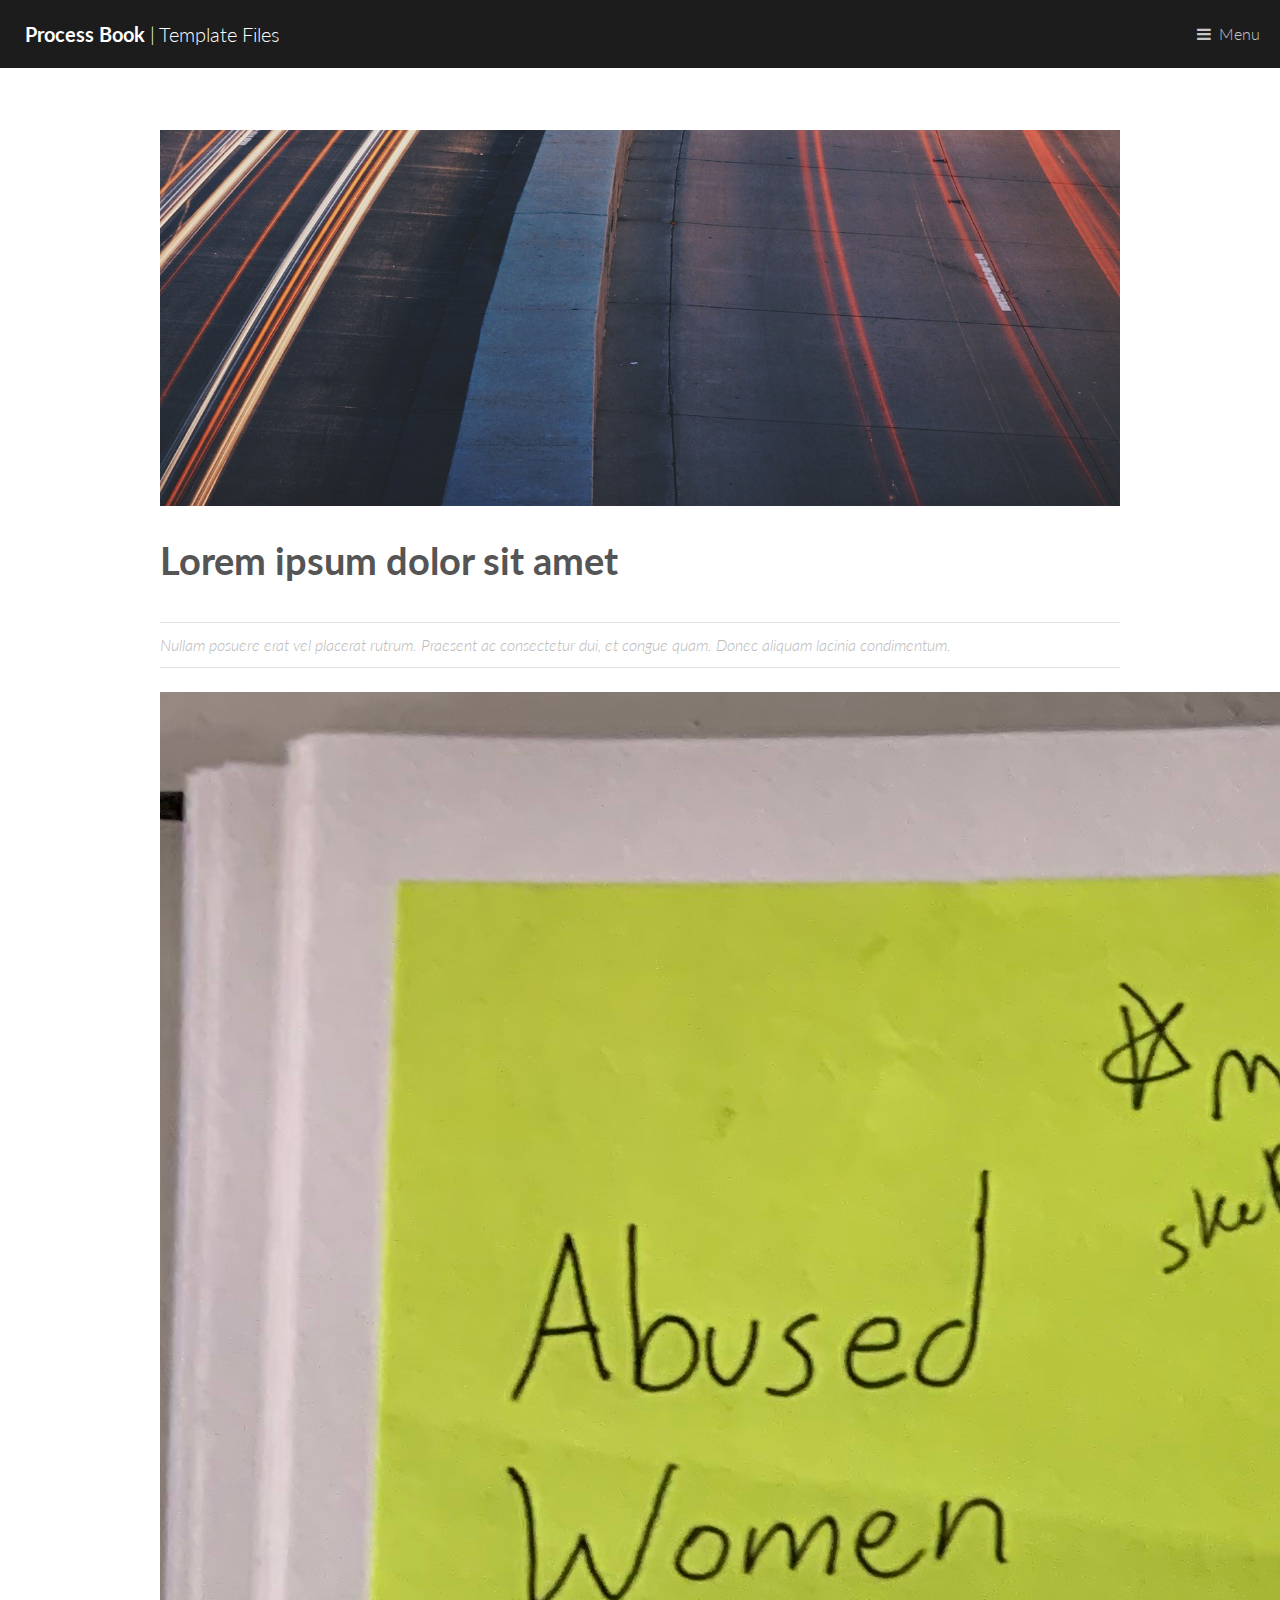
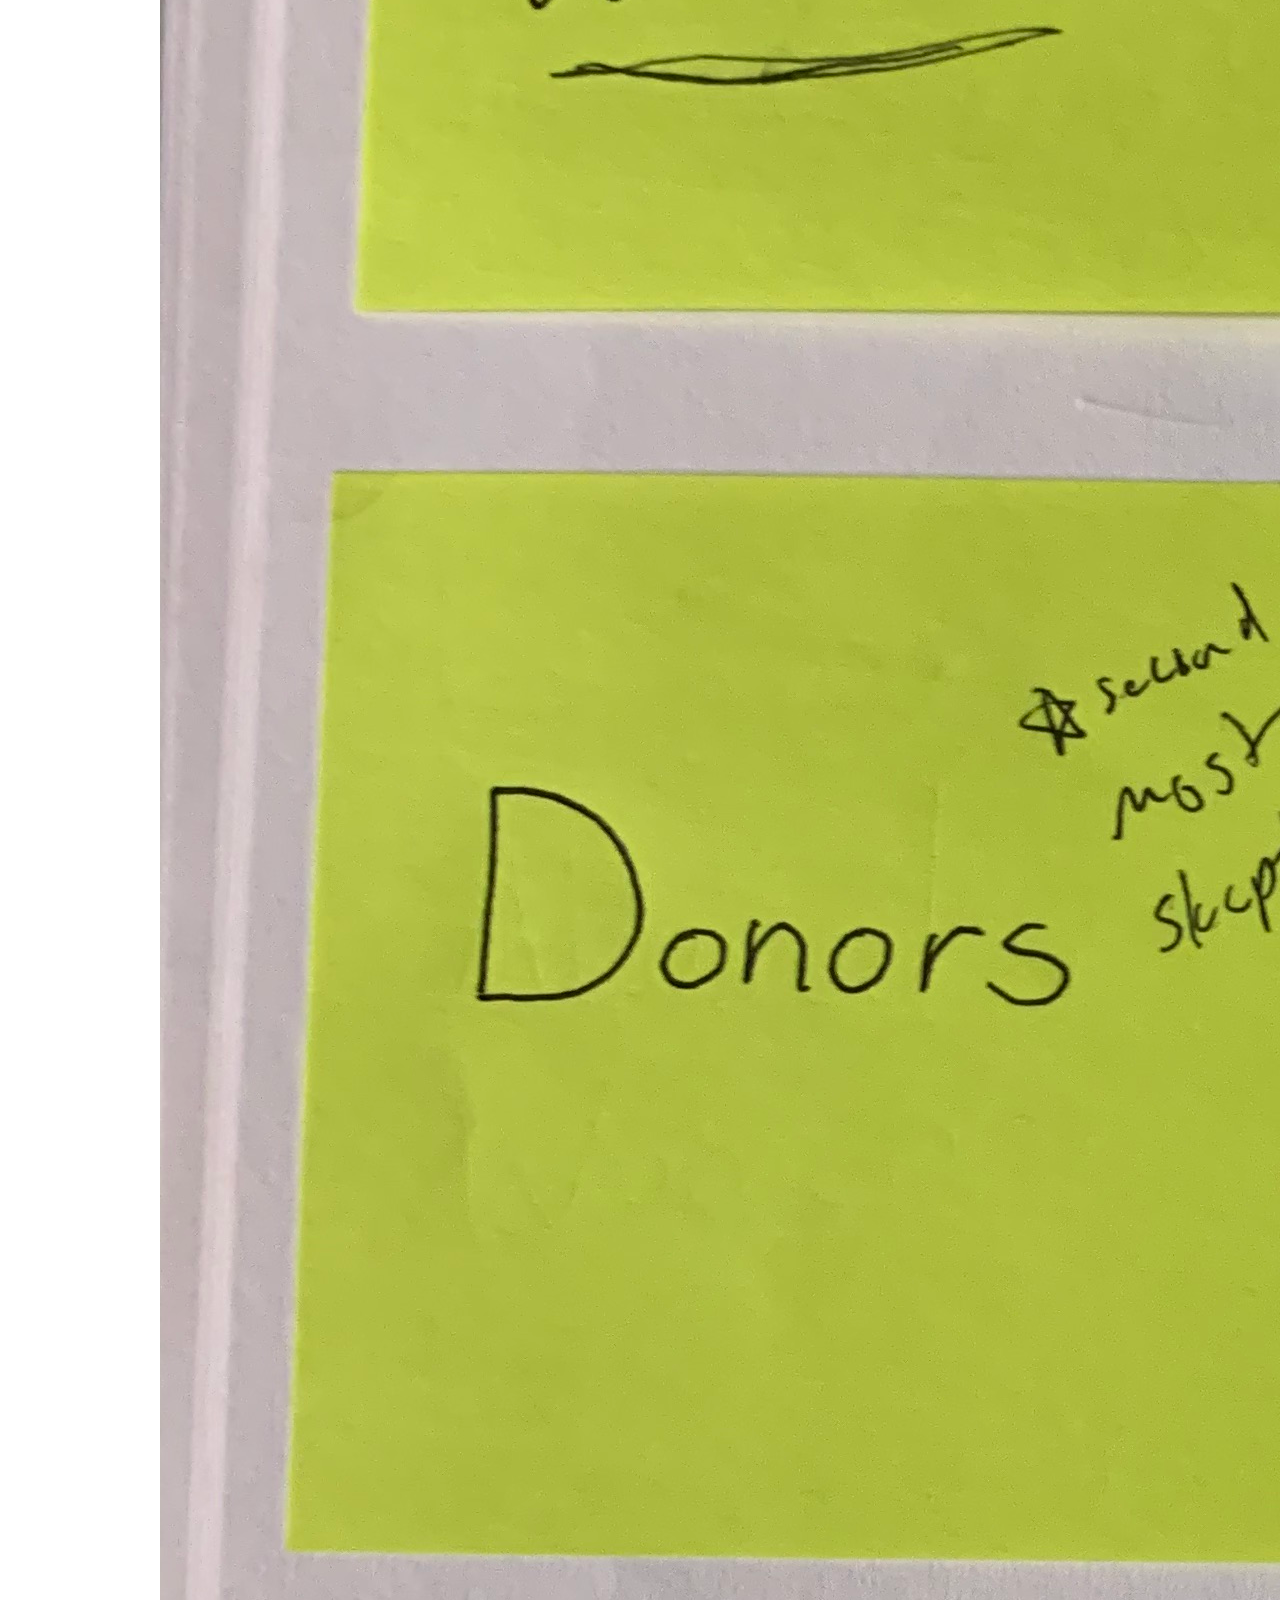
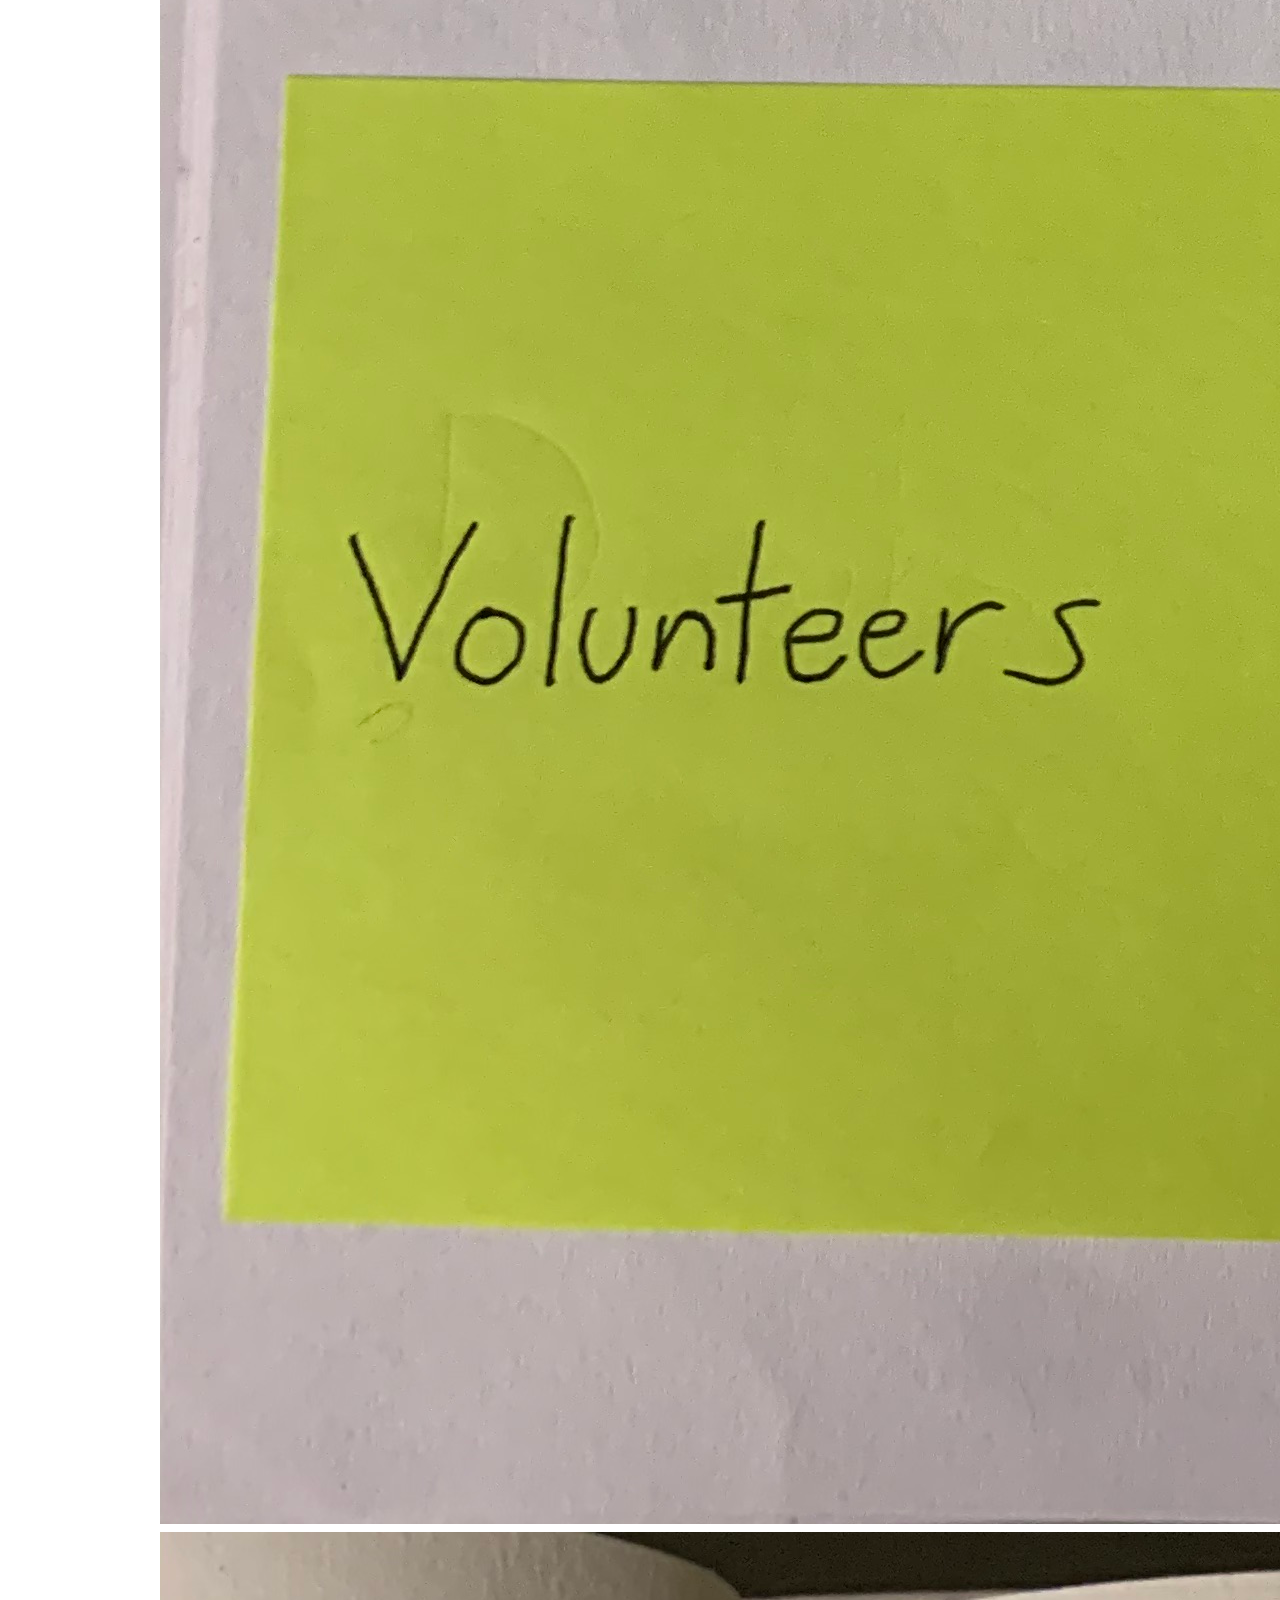
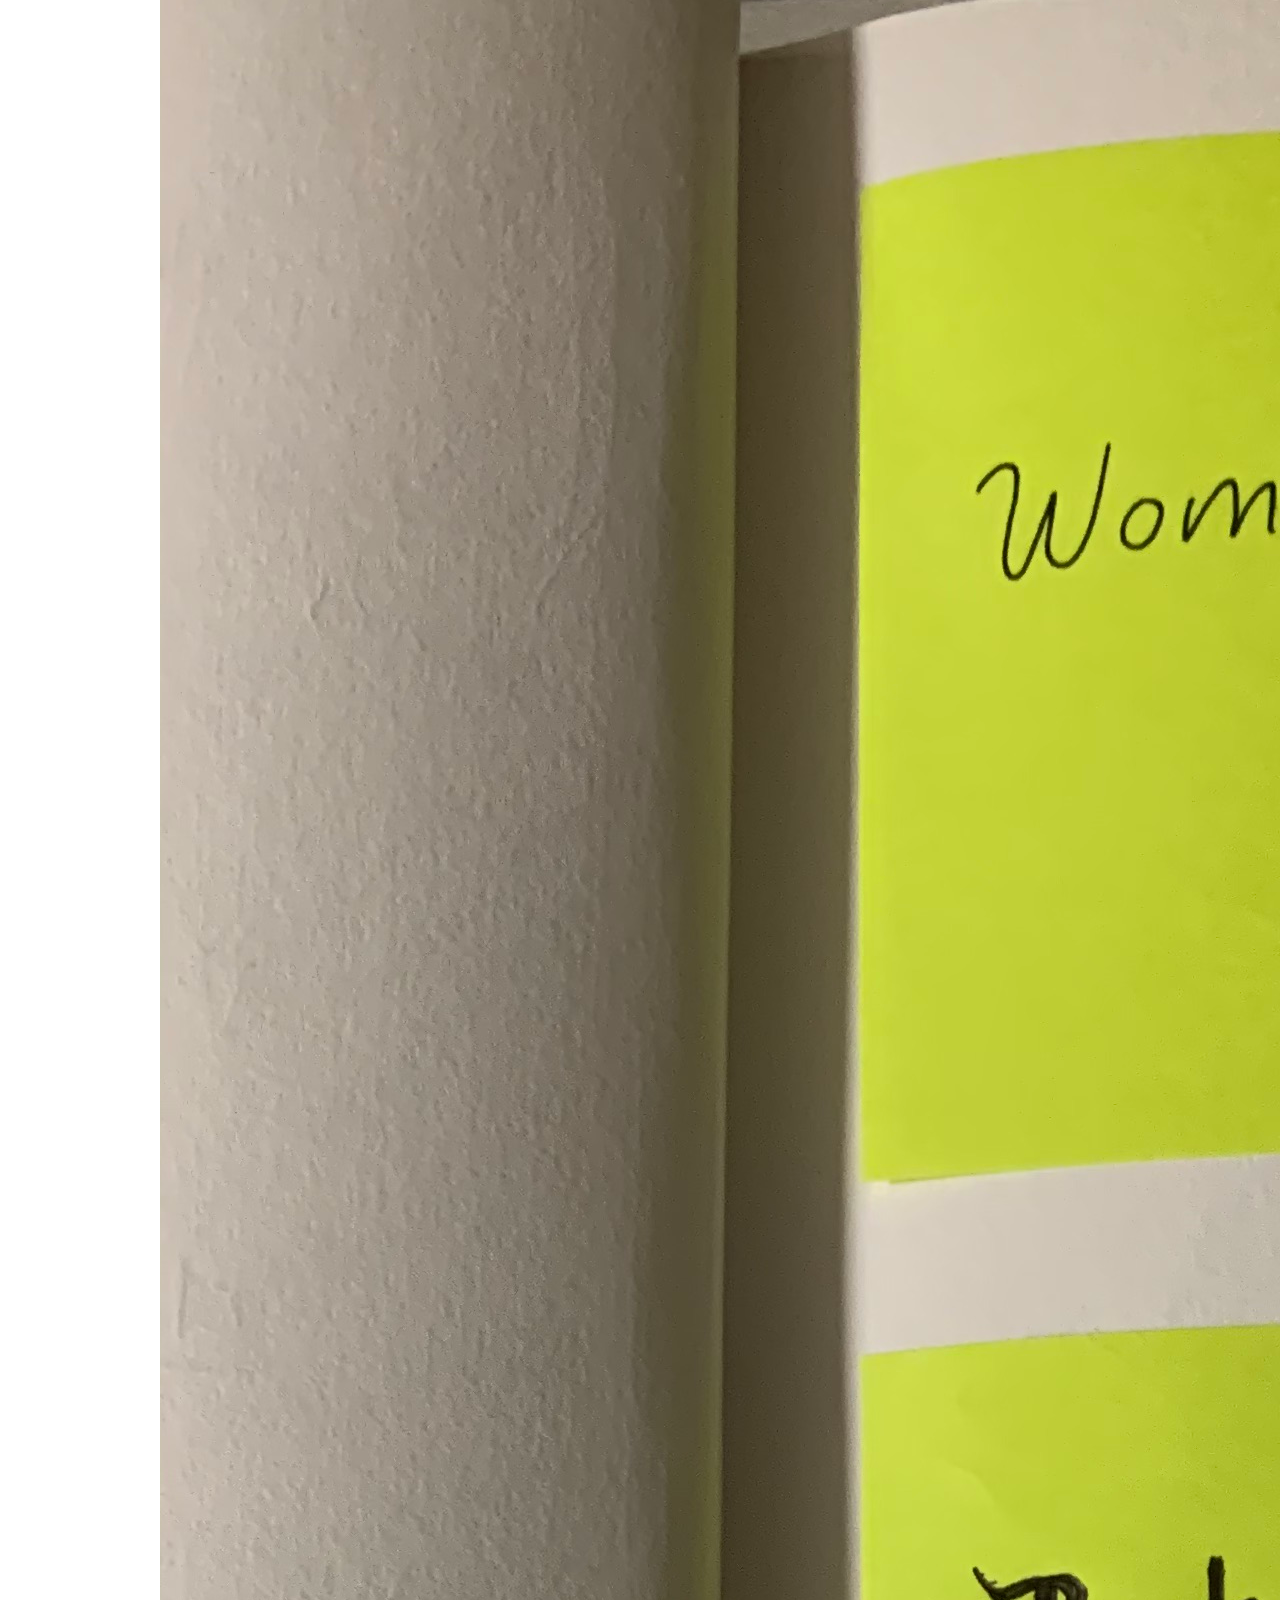
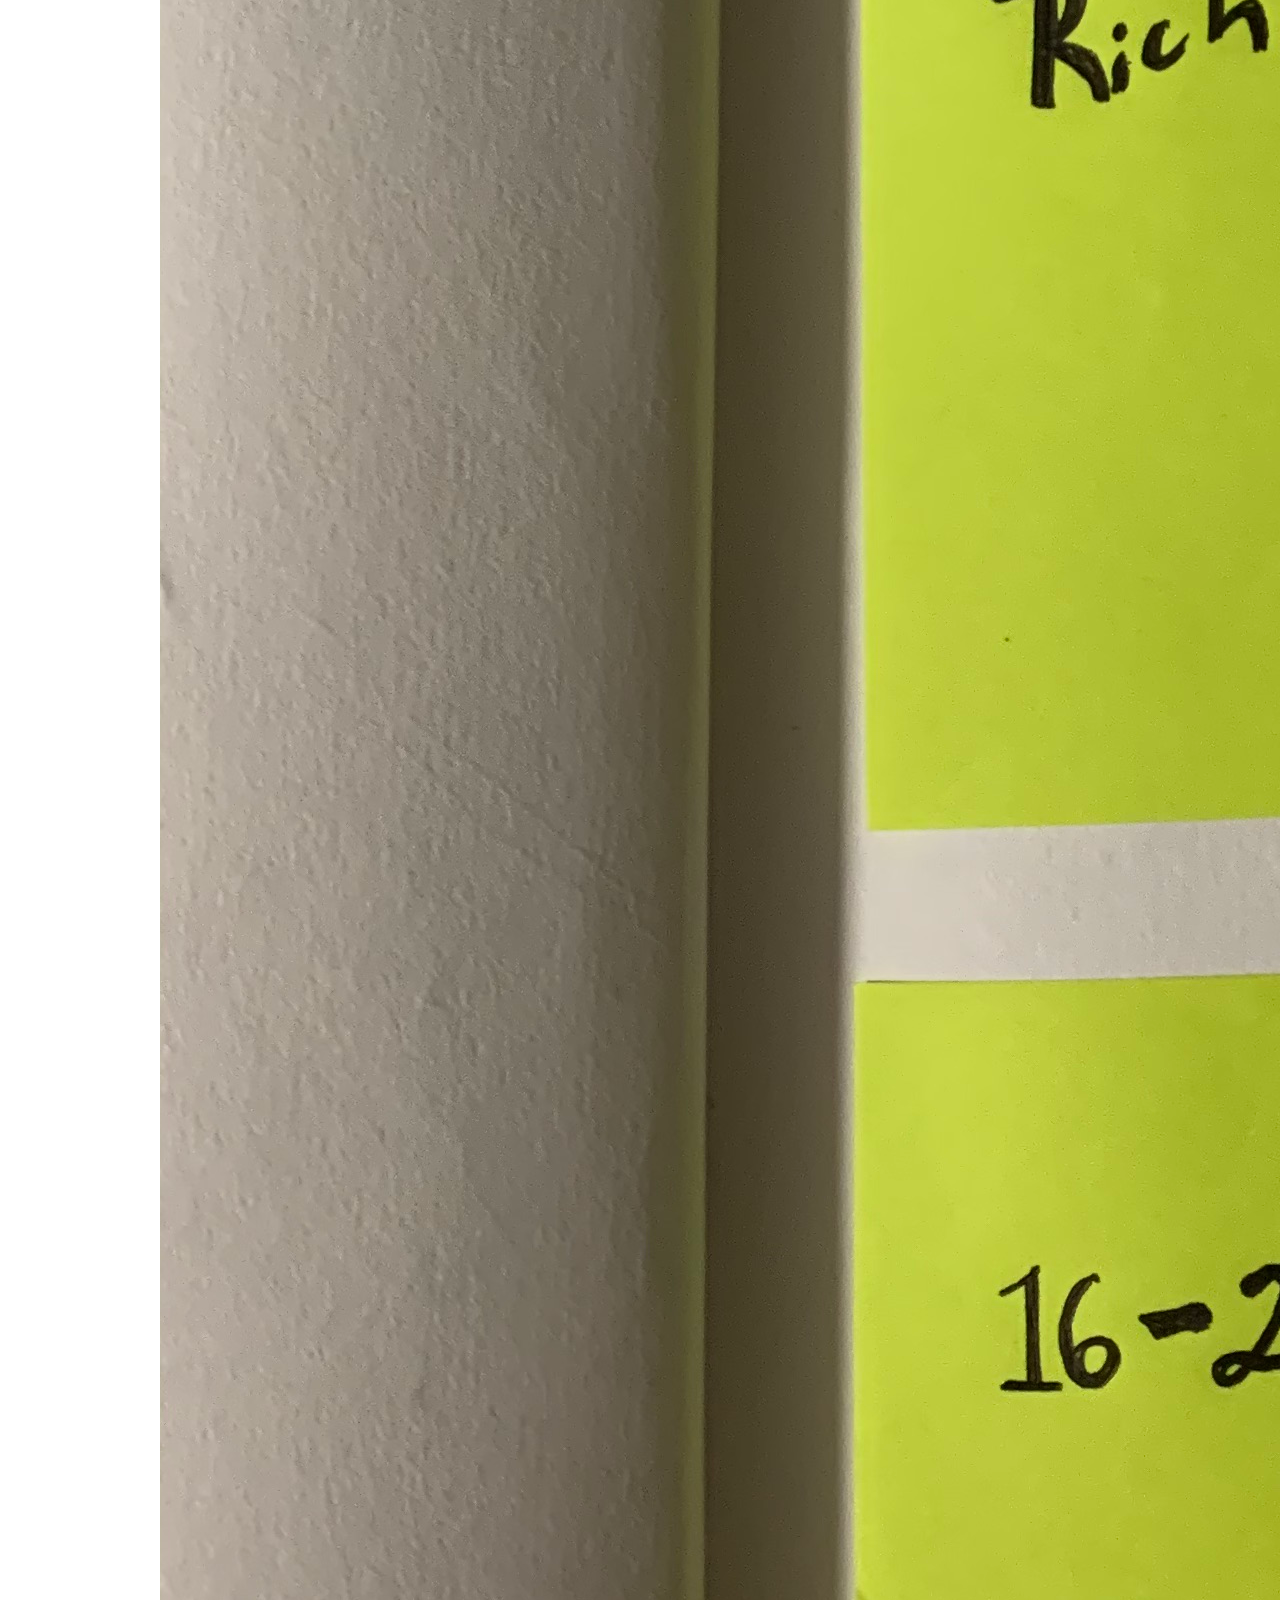
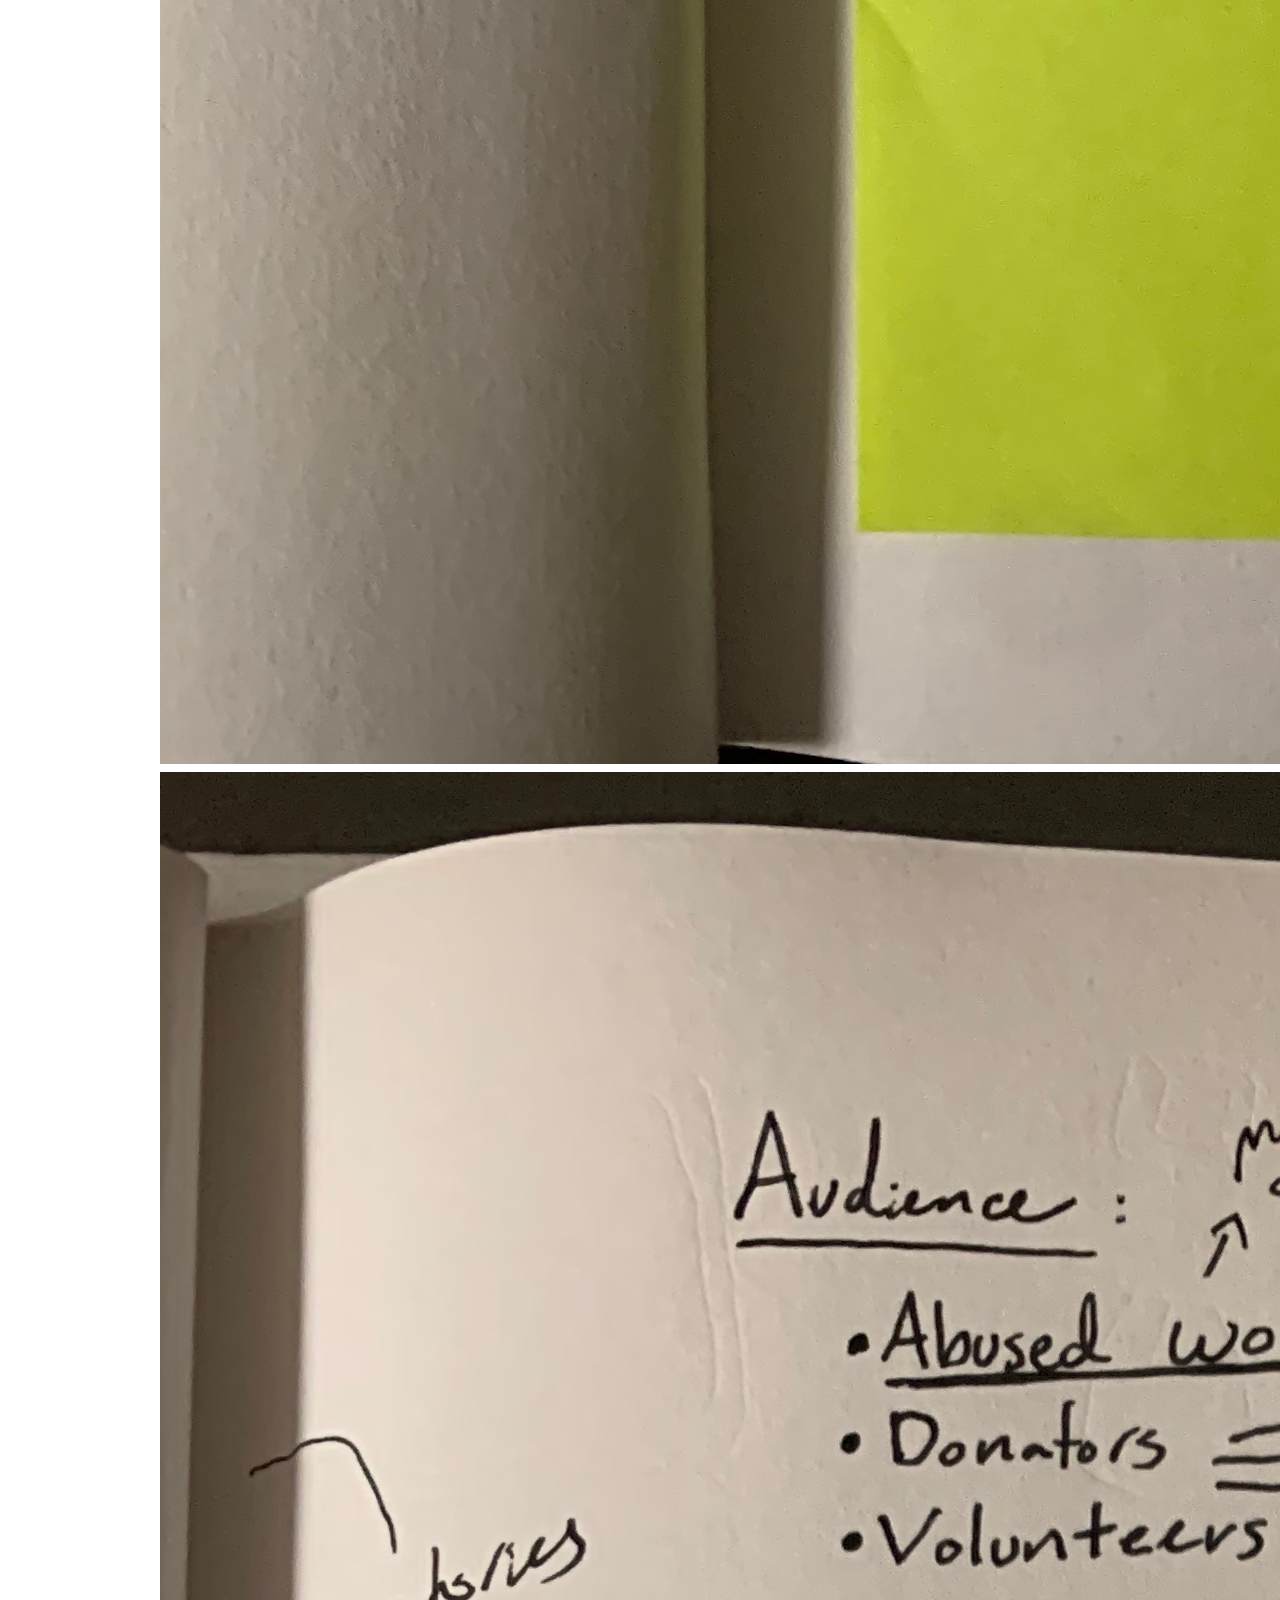
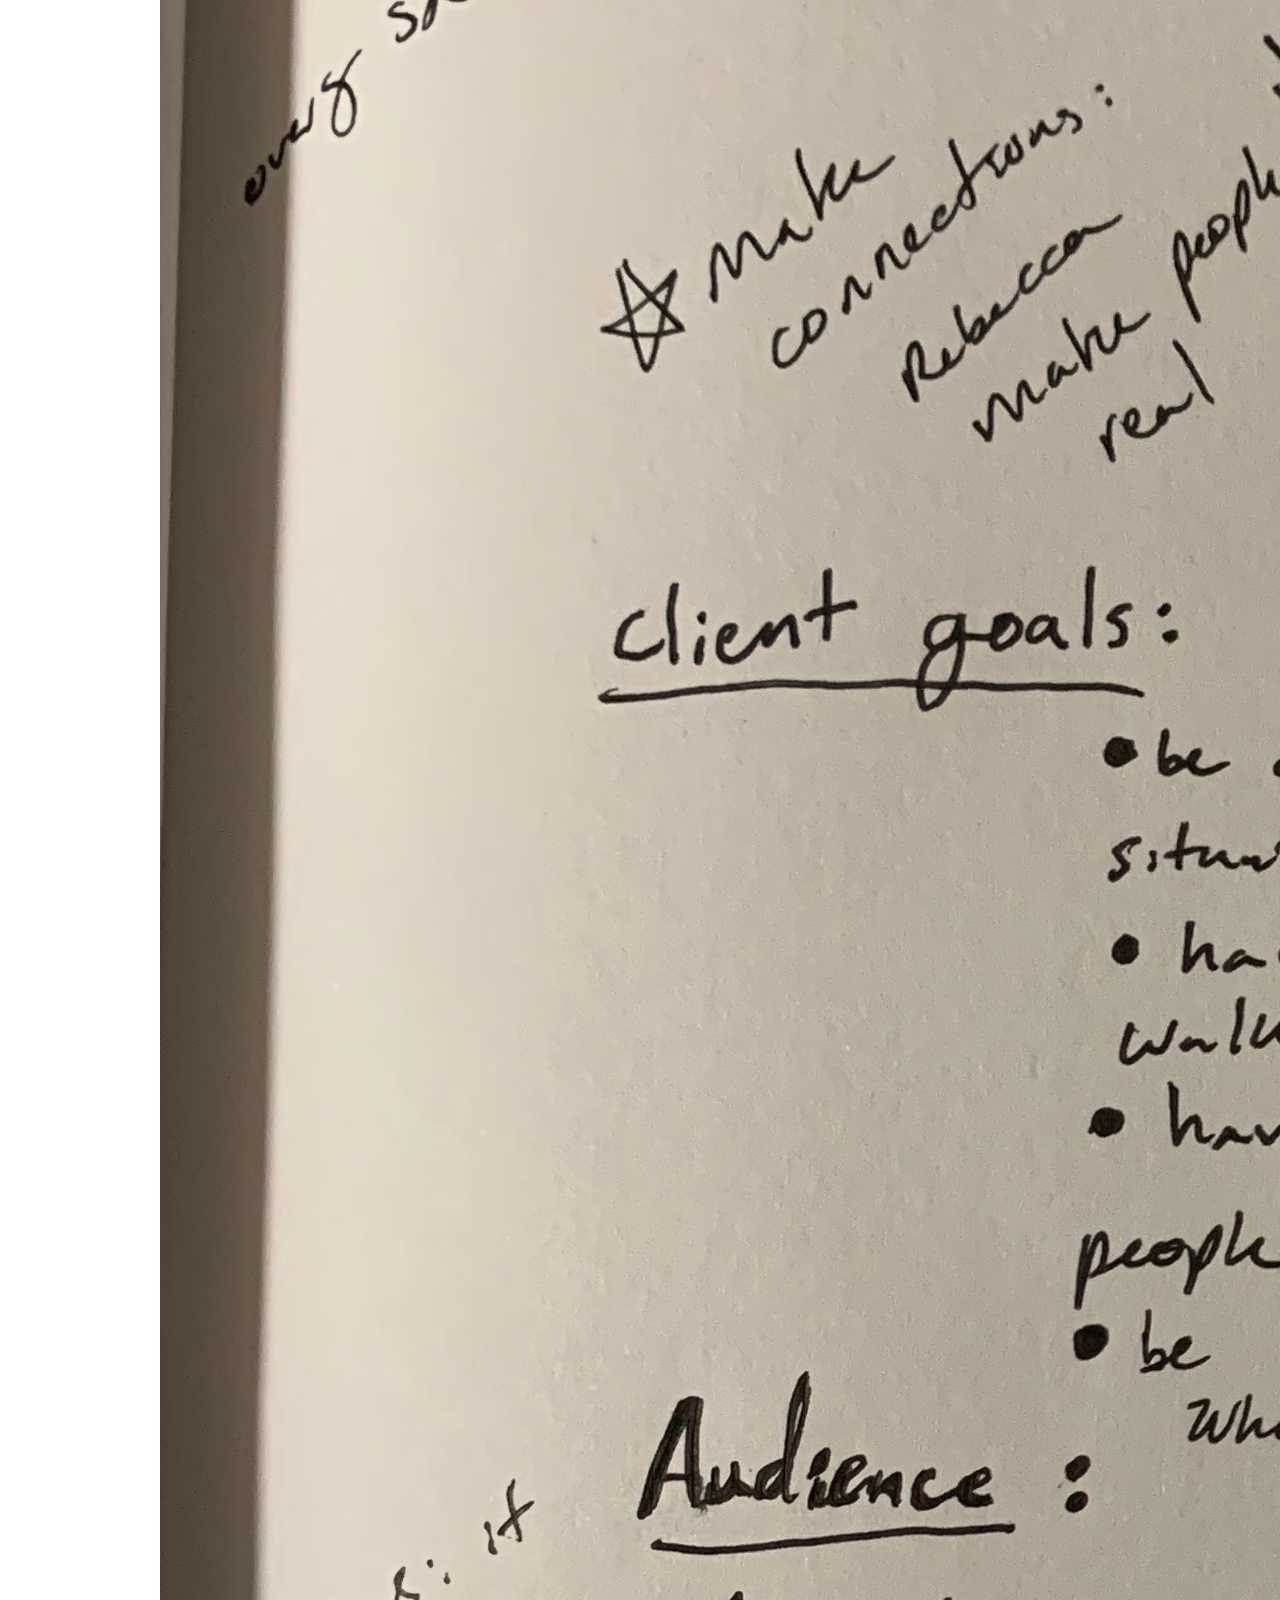
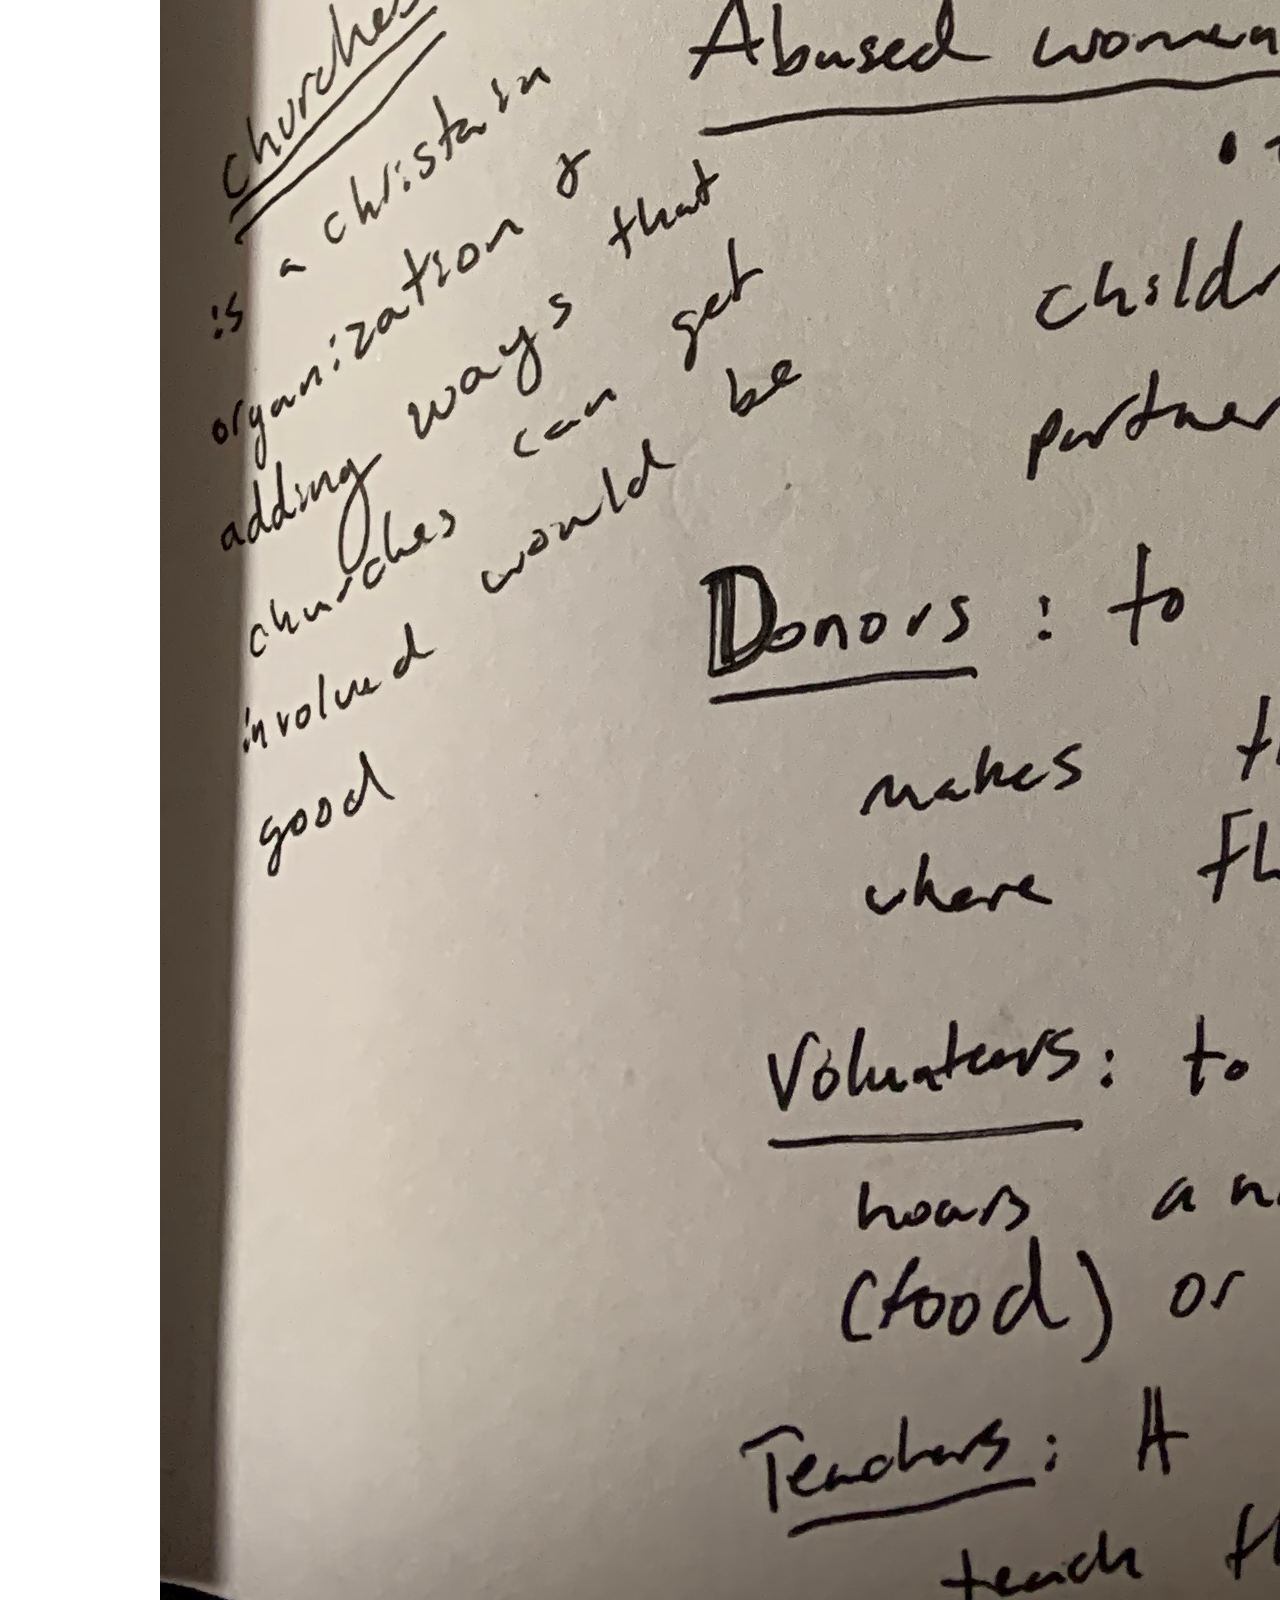
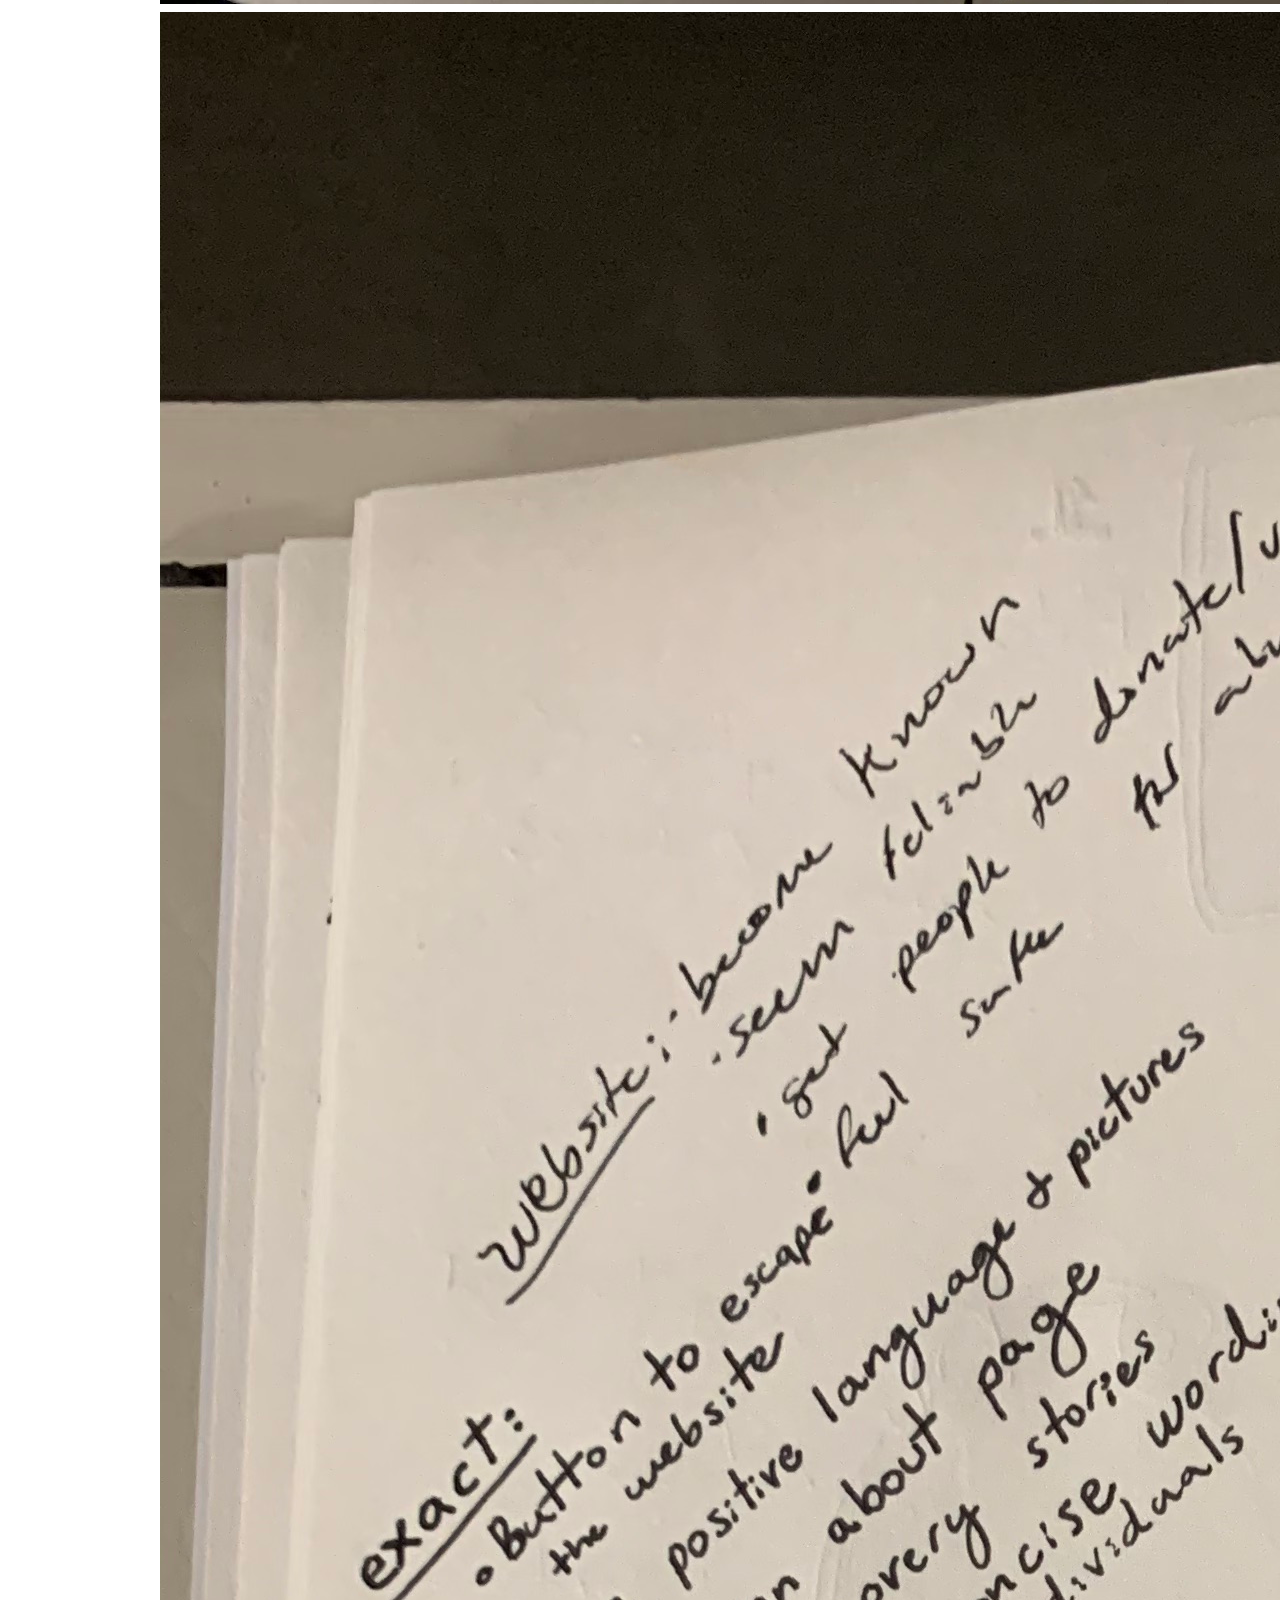
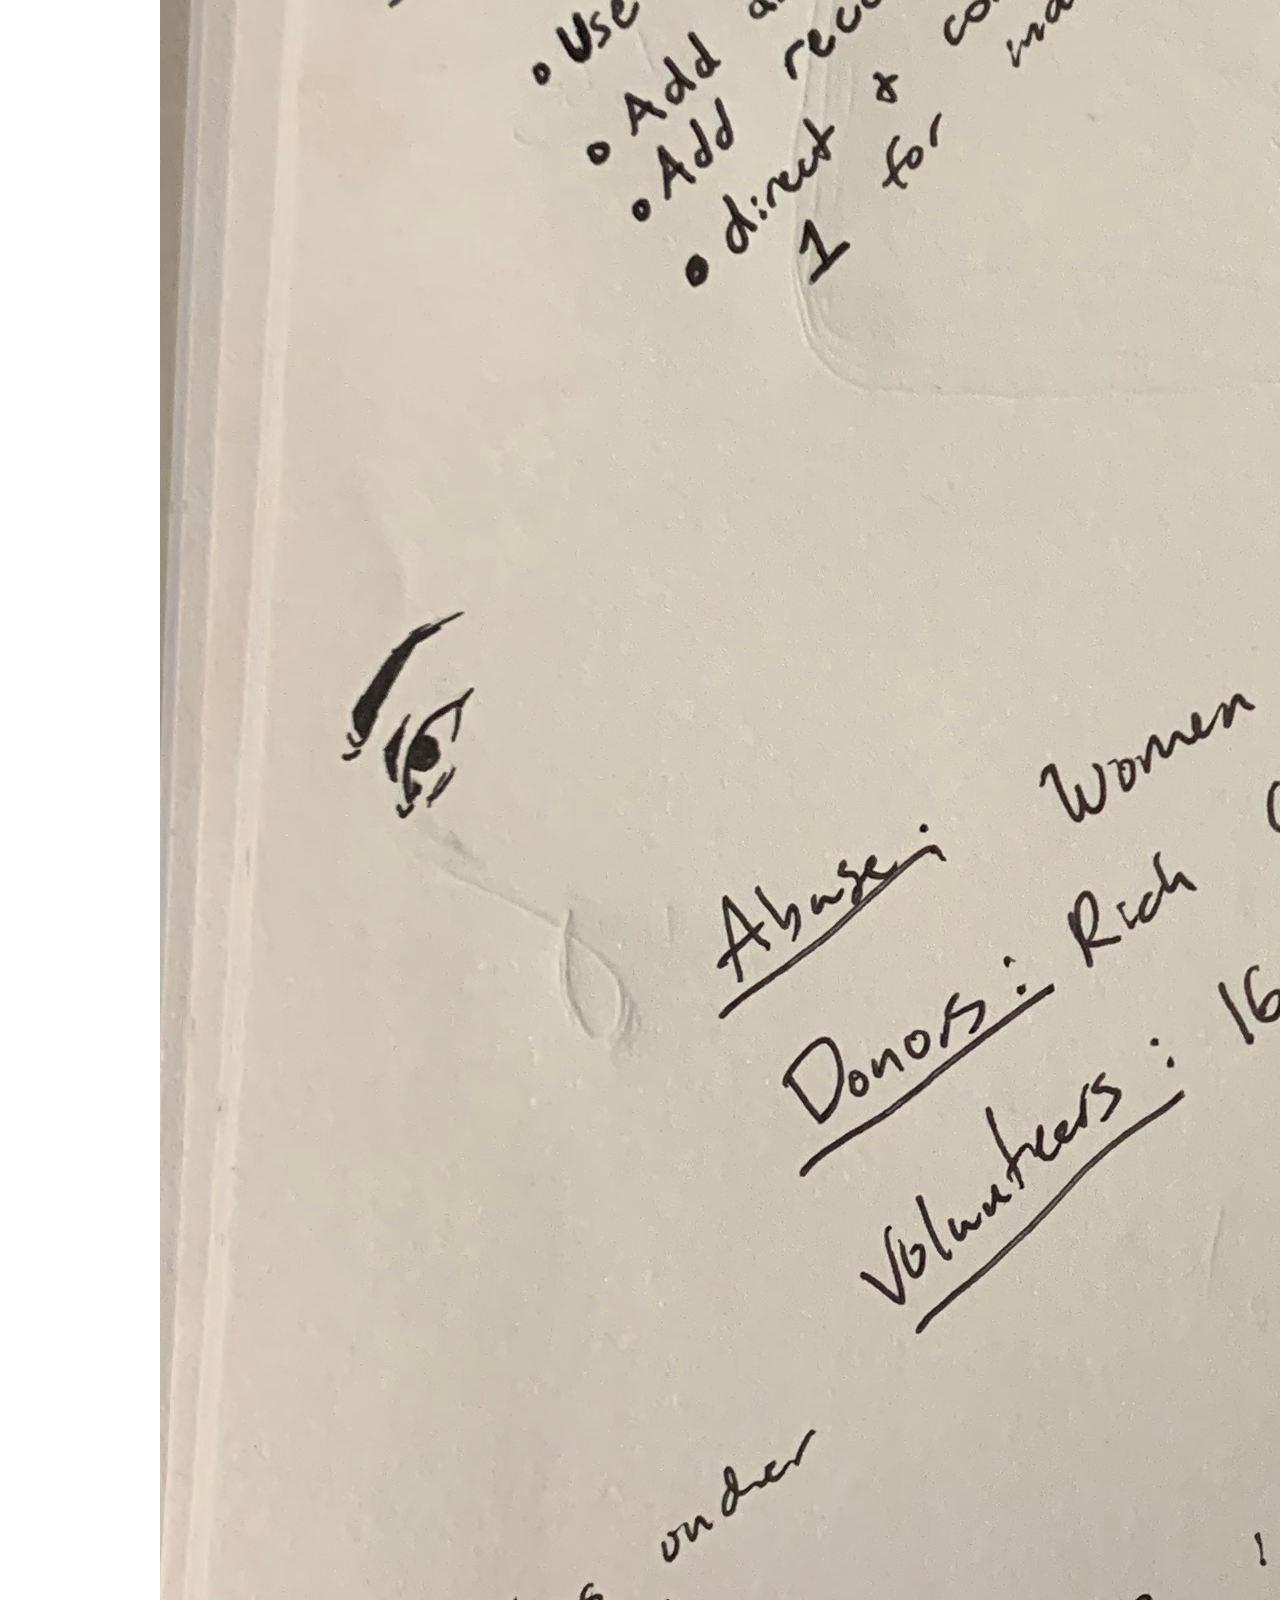
<file: marys-house-master/Goals.html>
<!DOCTYPE HTML>
<html lang="en">
	<head>
		<title>Process Site Template Files</title>
		<meta charset="utf-8" />
		<meta name="viewport" content="width=device-width, initial-scale=1" />
		<link rel="stylesheet" href="assets/css/main.css" />
		<link rel="stylesheet" href="assets/css/custom.css" />
	</head>
	<body>

		<!-- Header -->
			<header id="header">
				<a href="index.html" class="logo"><strong>Process Book</strong> | Template Files</a>
				<nav>
					<a href="#menu">Menu</a>
				</nav>
			</header>

		<!-- Nav -->
			<nav id="menu">
				<ul class="links">
					<li><a href="index.html">Home</a></li>
					<li><a href="generic-page.html">Generic Page</a></li>
					<li><a href="elements.html">Useful Elements</a></li>
				</ul>
			</nav>

		<!-- Main -->
			<section id="main">
				<div class="inner">
					<div class="image fit">
						<img src="images/pic11.jpg" alt="" />
					</div>
					<header>
						<h1>Lorem ipsum dolor sit amet</h1>
						<p class="info">Nullam posuere erat vel placerat rutrum. Praesent ac consectetur dui, et congue quam. Donec aliquam lacinia condimentum.</p>
					</header>
				<img src="images/Goals.jpeg" alt=""></img>
				<img src="images/Goals2.jpeg" alt=""></img>
				<img src="images/Goals3.jpeg" alt=""></img>
				<img src="images/Goals4.jpeg" alt=""></img>
				<table style="width:100%">
				  <tr>
				    <th>User</th>
				    <th>Goal</th>
				    <th>Action</th>
				  </tr>
				  <tr>
				    <td>Abused Women</td>
				    <td>To escape their situation as safely as possible</td>
				    <td>Adding a button that will allow women to escape the page quickly if they need to, add positive imagery and language</td>
				  </tr>
				  <tr>
				    <td>Donors</td>
				    <td>To find a reliable charity to donate to to feel good or get advertising</td>
				    <td>Create an 'About Us' page so that they can learn about Mary's House and those who have been helped through this charity.</td>
				  </tr>
					<tr>
						<td>Church</td>
						<td>Finding godly charities to support</td>
						<td>Creating a group volunteer button so they can help with events and also creating a downloadable pdf for churches.</td>
					</tr>
					<tr>
						<td>Volunteers</td>
						<td>To find a place to donate their time or get hours for clubs</td>
						<td>Create a clear place for volunteers to go that will explain how they can help in person as there is not a page for this but rather just events for donations</td>
					</tr>
					<tr>
						<td>Mary's House</td>
						<td>To Help women escape their situation as safely as possible</td>
						<td>Creating a clean clear webpage that is easy to navigate, create a donation page that does not leave to paypal, creating a new logo for them that does not look like a stencil</td>
					</tr>
				</table>
				</div>
			</section>

		<!-- Footer -->
			<footer id="footer">
				<div class="copyright">
					&copy;2020 Melea Sangl
				</div>
			</footer>

		<!-- Scripts -->
			<script src="assets/js/jquery.min.js"></script>
			<script src="assets/js/jquery.scrolly.min.js"></script>
			<script src="assets/js/skel.min.js"></script>
			<script src="assets/js/util.js"></script>
			<script src="assets/js/main.js"></script>

	</body>
</html>
</file>
<file: assets/css/custom.css>
/*********************************************
 Main home banner customizations
 *********************************************/


/* If you want to add a background image to the home page banner instead of using a solid color.
Just un comment the #banner rule below. */
/* #banner {
  background-image: url(../../images/pic01.jpg);
  background-size: cover;
  color: rgba(255, 255, 255, 0.75);
  text-shadow: 1px 1px 15px #333;
  text-align: center;
  cursor: default;
  padding: 10em 4em 9em 4em;
} */

.photo {
    text-align: center; /*for centering images inside*/
}
.photo img {
    width: 900px; /*set the width or max-width*/
    height: auto; /*this makes sure to maintain the aspect ratio*/
}

/* If you want to change the banner button color. The following two css rules use a class called "redbtn".
You can call the class whatever you want, but in order for it to work, it needs to be
added to the button in the index html file as well.*/
#banner .button.redbtn {
  background-color: rgba(188, 46, 26, 1);
  box-shadow: none;
}

#banner .button.redbtn:hover {
  background-color: rgba(188, 46, 26, .8);
}



/*********************************************
 Write your css customizations below
 *********************************************/
</file>
<file: marys-house-master/assets/css/custom.css>
/*********************************************
 Main home banner customizations
 *********************************************/


/* If you want to add a background image to the home page banner instead of using a solid color.
Just un comment the #banner rule below. */
/* #banner {
  background-image: url(../../images/pic01.jpg);
  background-size: cover;
  color: rgba(255, 255, 255, 0.75);
  text-shadow: 1px 1px 15px #333;
  text-align: center;
  cursor: default;
  padding: 10em 4em 9em 4em;
} */



/* If you want to change the banner button color. The following two css rules use a class called "redbtn".
You can call the class whatever you want, but in order for it to work, it needs to be
added to the button in the index html file as well.*/
#banner .button.redbtn {
  background-color: rgba(188, 46, 26, 1);
  box-shadow: none;
}

#banner .button.redbtn:hover {
  background-color: rgba(188, 46, 26, .8);
}



/*********************************************
 Write your css customizations below
 *********************************************/
</file>
<file: assets/css/main.css>
@charset "UTF-8";
@import url(font-awesome.min.css);

/* If you want to change the typefaces being used. The first thing to do is change the font link below.
Then, you have to go through the css file to rename the fonts. The easist way is to find the rules in here
or by using the web inspector in the browser. Then, rewrite the css rules in the "custom.css" file. They will
take precedence the ones in this file. */
@import url("https://fonts.googleapis.com/css?family=Lato:300,700,300italic,700italic");

/* Reset */

	html, body, div, span, applet, object, iframe, h1, h2, h3, h4, h5, h6, p, blockquote, pre, a, abbr, acronym, address, big, cite, code, del, dfn, em, img, ins, kbd, q, s, samp, small, strike, strong, sub, sup, tt, var, b, u, i, center, dl, dt, dd, ol, ul, li, fieldset, form, label, legend, table, caption, tbody, tfoot, thead, tr, th, td, article, aside, canvas, details, embed, figure, figcaption, footer, header, hgroup, menu, nav, output, ruby, section, summary, time, mark, audio, video {
		margin: 0;
		padding: 0;
		border: 0;
		font-size: 100%;
		font: inherit;
		vertical-align: baseline;
	}

	article, aside, details, figcaption, figure, footer, header, hgroup, menu, nav, section {
		display: block;
	}

	body {
		line-height: 1;
	}

	ol, ul {
		list-style: none;
	}

	blockquote, q {
		quotes: none;
	}

	blockquote:before, blockquote:after, q:before, q:after {
		content: '';
		content: none;
	}

	table {
		border-collapse: collapse;
		border-spacing: 0;
	}

	body {
		-webkit-text-size-adjust: none;
	}

/* Box Model */

	*, *:before, *:after {
		-moz-box-sizing: border-box;
		-webkit-box-sizing: border-box;
		box-sizing: border-box;
	}

/* Containers */

	.container {
		margin-left: auto;
		margin-right: auto;
	}

	.container.\31 25\25 {
		width: 100%;
		max-width: 100em;
		min-width: 80em;
	}

	.container.\37 5\25 {
		width: 60em;
	}

	.container.\35 0\25 {
		width: 40em;
	}

	.container.\32 5\25 {
		width: 20em;
	}

	.container {
		width: 80em;
	}

	@media screen and (max-width: 1680px) {

		.container.\31 25\25 {
			width: 100%;
			max-width: 100em;
			min-width: 80em;
		}

		.container.\37 5\25 {
			width: 60em;
		}

		.container.\35 0\25 {
			width: 40em;
		}

		.container.\32 5\25 {
			width: 20em;
		}

		.container {
			width: 80em;
		}

	}

	@media screen and (max-width: 1280px) {

		.container.\31 25\25 {
			width: 100%;
			max-width: 81.25em;
			min-width: 65em;
		}

		.container.\37 5\25 {
			width: 48.75em;
		}

		.container.\35 0\25 {
			width: 32.5em;
		}

		.container.\32 5\25 {
			width: 16.25em;
		}

		.container {
			width: 65em;
		}

	}

	@media screen and (max-width: 980px) {

		.container.\31 25\25 {
			width: 100%;
			max-width: 112.5%;
			min-width: 90%;
		}

		.container.\37 5\25 {
			width: 67.5%;
		}

		.container.\35 0\25 {
			width: 45%;
		}

		.container.\32 5\25 {
			width: 22.5%;
		}

		.container {
			width: 90%;
		}

	}

	@media screen and (max-width: 736px) {

		.container.\31 25\25 {
			width: 100%;
			max-width: 112.5%;
			min-width: 90%;
		}

		.container.\37 5\25 {
			width: 67.5%;
		}

		.container.\35 0\25 {
			width: 45%;
		}

		.container.\32 5\25 {
			width: 22.5%;
		}

		.container {
			width: 90% !important;
		}

	}

	@media screen and (max-width: 480px) {

		.container.\31 25\25 {
			width: 100%;
			max-width: 112.5%;
			min-width: 90%;
		}

		.container.\37 5\25 {
			width: 67.5%;
		}

		.container.\35 0\25 {
			width: 45%;
		}

		.container.\32 5\25 {
			width: 22.5%;
		}

		.container {
			width: 90% !important;
		}

	}

/* Grid */

	.row {
		border-bottom: solid 1px transparent;
		-moz-box-sizing: border-box;
		-webkit-box-sizing: border-box;
		box-sizing: border-box;
	}

	.row > * {
		float: left;
		-moz-box-sizing: border-box;
		-webkit-box-sizing: border-box;
		box-sizing: border-box;
	}

	.row:after, .row:before {
		content: '';
		display: block;
		clear: both;
		height: 0;
	}

	.row.uniform > * > :first-child {
		margin-top: 0;
	}

	.row.uniform > * > :last-child {
		margin-bottom: 0;
	}

	.row.\30 \25 > * {
		padding: 0 0 0 0em;
	}

	.row.\30 \25 {
		margin: 0 0 -1px 0em;
	}

	.row.uniform.\30 \25 > * {
		padding: 0em 0 0 0em;
	}

	.row.uniform.\30 \25 {
		margin: 0em 0 -1px 0em;
	}

	.row > * {
		padding: 0 0 0 2em;
	}

	.row {
		margin: 0 0 -1px -2em;
	}

	.row.uniform > * {
		padding: 2em 0 0 2em;
	}

	.row.uniform {
		margin: -2em 0 -1px -2em;
	}

	.row.\32 00\25 > * {
		padding: 0 0 0 4em;
	}

	.row.\32 00\25 {
		margin: 0 0 -1px -4em;
	}

	.row.uniform.\32 00\25 > * {
		padding: 4em 0 0 4em;
	}

	.row.uniform.\32 00\25 {
		margin: -4em 0 -1px -4em;
	}

	.row.\31 50\25 > * {
		padding: 0 0 0 3em;
	}

	.row.\31 50\25 {
		margin: 0 0 -1px -3em;
	}

	.row.uniform.\31 50\25 > * {
		padding: 3em 0 0 3em;
	}

	.row.uniform.\31 50\25 {
		margin: -3em 0 -1px -3em;
	}

	.row.\35 0\25 > * {
		padding: 0 0 0 1em;
	}

	.row.\35 0\25 {
		margin: 0 0 -1px -1em;
	}

	.row.uniform.\35 0\25 > * {
		padding: 1em 0 0 1em;
	}

	.row.uniform.\35 0\25 {
		margin: -1em 0 -1px -1em;
	}

	.row.\32 5\25 > * {
		padding: 0 0 0 0.5em;
	}

	.row.\32 5\25 {
		margin: 0 0 -1px -0.5em;
	}

	.row.uniform.\32 5\25 > * {
		padding: 0.5em 0 0 0.5em;
	}

	.row.uniform.\32 5\25 {
		margin: -0.5em 0 -1px -0.5em;
	}

	.\31 2u, .\31 2u\24 {
		width: 100%;
		clear: none;
		margin-left: 0;
	}

	.\31 1u, .\31 1u\24 {
		width: 91.6666666667%;
		clear: none;
		margin-left: 0;
	}

	.\31 0u, .\31 0u\24 {
		width: 83.3333333333%;
		clear: none;
		margin-left: 0;
	}

	.\39 u, .\39 u\24 {
		width: 75%;
		clear: none;
		margin-left: 0;
	}

	.\38 u, .\38 u\24 {
		width: 66.6666666667%;
		clear: none;
		margin-left: 0;
	}

	.\37 u, .\37 u\24 {
		width: 58.3333333333%;
		clear: none;
		margin-left: 0;
	}

	.\36 u, .\36 u\24 {
		width: 50%;
		clear: none;
		margin-left: 0;
	}

	.\35 u, .\35 u\24 {
		width: 41.6666666667%;
		clear: none;
		margin-left: 0;
	}

	.\34 u, .\34 u\24 {
		width: 33.3333333333%;
		clear: none;
		margin-left: 0;
	}

	.\33 u, .\33 u\24 {
		width: 25%;
		clear: none;
		margin-left: 0;
	}

	.\32 u, .\32 u\24 {
		width: 16.6666666667%;
		clear: none;
		margin-left: 0;
	}

	.\31 u, .\31 u\24 {
		width: 8.3333333333%;
		clear: none;
		margin-left: 0;
	}

	.\31 2u\24 + *,
	.\31 1u\24 + *,
	.\31 0u\24 + *,
	.\39 u\24 + *,
	.\38 u\24 + *,
	.\37 u\24 + *,
	.\36 u\24 + *,
	.\35 u\24 + *,
	.\34 u\24 + *,
	.\33 u\24 + *,
	.\32 u\24 + *,
	.\31 u\24 + * {
		clear: left;
	}

	.\-11u {
		margin-left: 91.66667%;
	}

	.\-10u {
		margin-left: 83.33333%;
	}

	.\-9u {
		margin-left: 75%;
	}

	.\-8u {
		margin-left: 66.66667%;
	}

	.\-7u {
		margin-left: 58.33333%;
	}

	.\-6u {
		margin-left: 50%;
	}

	.\-5u {
		margin-left: 41.66667%;
	}

	.\-4u {
		margin-left: 33.33333%;
	}

	.\-3u {
		margin-left: 25%;
	}

	.\-2u {
		margin-left: 16.66667%;
	}

	.\-1u {
		margin-left: 8.33333%;
	}

	@media screen and (max-width: 1680px) {

		.row > * {
			padding: 0 0 0 2em;
		}

		.row {
			margin: 0 0 -1px -2em;
		}

		.row.uniform > * {
			padding: 2em 0 0 2em;
		}

		.row.uniform {
			margin: -2em 0 -1px -2em;
		}

		.row.\32 00\25 > * {
			padding: 0 0 0 4em;
		}

		.row.\32 00\25 {
			margin: 0 0 -1px -4em;
		}

		.row.uniform.\32 00\25 > * {
			padding: 4em 0 0 4em;
		}

		.row.uniform.\32 00\25 {
			margin: -4em 0 -1px -4em;
		}

		.row.\31 50\25 > * {
			padding: 0 0 0 3em;
		}

		.row.\31 50\25 {
			margin: 0 0 -1px -3em;
		}

		.row.uniform.\31 50\25 > * {
			padding: 3em 0 0 3em;
		}

		.row.uniform.\31 50\25 {
			margin: -3em 0 -1px -3em;
		}

		.row.\35 0\25 > * {
			padding: 0 0 0 1em;
		}

		.row.\35 0\25 {
			margin: 0 0 -1px -1em;
		}

		.row.uniform.\35 0\25 > * {
			padding: 1em 0 0 1em;
		}

		.row.uniform.\35 0\25 {
			margin: -1em 0 -1px -1em;
		}

		.row.\32 5\25 > * {
			padding: 0 0 0 0.5em;
		}

		.row.\32 5\25 {
			margin: 0 0 -1px -0.5em;
		}

		.row.uniform.\32 5\25 > * {
			padding: 0.5em 0 0 0.5em;
		}

		.row.uniform.\32 5\25 {
			margin: -0.5em 0 -1px -0.5em;
		}

		.\31 2u\28xlarge\29, .\31 2u\24\28xlarge\29 {
			width: 100%;
			clear: none;
			margin-left: 0;
		}

		.\31 1u\28xlarge\29, .\31 1u\24\28xlarge\29 {
			width: 91.6666666667%;
			clear: none;
			margin-left: 0;
		}

		.\31 0u\28xlarge\29, .\31 0u\24\28xlarge\29 {
			width: 83.3333333333%;
			clear: none;
			margin-left: 0;
		}

		.\39 u\28xlarge\29, .\39 u\24\28xlarge\29 {
			width: 75%;
			clear: none;
			margin-left: 0;
		}

		.\38 u\28xlarge\29, .\38 u\24\28xlarge\29 {
			width: 66.6666666667%;
			clear: none;
			margin-left: 0;
		}

		.\37 u\28xlarge\29, .\37 u\24\28xlarge\29 {
			width: 58.3333333333%;
			clear: none;
			margin-left: 0;
		}

		.\36 u\28xlarge\29, .\36 u\24\28xlarge\29 {
			width: 50%;
			clear: none;
			margin-left: 0;
		}

		.\35 u\28xlarge\29, .\35 u\24\28xlarge\29 {
			width: 41.6666666667%;
			clear: none;
			margin-left: 0;
		}

		.\34 u\28xlarge\29, .\34 u\24\28xlarge\29 {
			width: 33.3333333333%;
			clear: none;
			margin-left: 0;
		}

		.\33 u\28xlarge\29, .\33 u\24\28xlarge\29 {
			width: 25%;
			clear: none;
			margin-left: 0;
		}

		.\32 u\28xlarge\29, .\32 u\24\28xlarge\29 {
			width: 16.6666666667%;
			clear: none;
			margin-left: 0;
		}

		.\31 u\28xlarge\29, .\31 u\24\28xlarge\29 {
			width: 8.3333333333%;
			clear: none;
			margin-left: 0;
		}

		.\31 2u\24\28xlarge\29 + *,
		.\31 1u\24\28xlarge\29 + *,
		.\31 0u\24\28xlarge\29 + *,
		.\39 u\24\28xlarge\29 + *,
		.\38 u\24\28xlarge\29 + *,
		.\37 u\24\28xlarge\29 + *,
		.\36 u\24\28xlarge\29 + *,
		.\35 u\24\28xlarge\29 + *,
		.\34 u\24\28xlarge\29 + *,
		.\33 u\24\28xlarge\29 + *,
		.\32 u\24\28xlarge\29 + *,
		.\31 u\24\28xlarge\29 + * {
			clear: left;
		}

		.\-11u\28xlarge\29 {
			margin-left: 91.66667%;
		}

		.\-10u\28xlarge\29 {
			margin-left: 83.33333%;
		}

		.\-9u\28xlarge\29 {
			margin-left: 75%;
		}

		.\-8u\28xlarge\29 {
			margin-left: 66.66667%;
		}

		.\-7u\28xlarge\29 {
			margin-left: 58.33333%;
		}

		.\-6u\28xlarge\29 {
			margin-left: 50%;
		}

		.\-5u\28xlarge\29 {
			margin-left: 41.66667%;
		}

		.\-4u\28xlarge\29 {
			margin-left: 33.33333%;
		}

		.\-3u\28xlarge\29 {
			margin-left: 25%;
		}

		.\-2u\28xlarge\29 {
			margin-left: 16.66667%;
		}

		.\-1u\28xlarge\29 {
			margin-left: 8.33333%;
		}

	}

	@media screen and (max-width: 1280px) {

		.row > * {
			padding: 0 0 0 1.5em;
		}

		.row {
			margin: 0 0 -1px -1.5em;
		}

		.row.uniform > * {
			padding: 1.5em 0 0 1.5em;
		}

		.row.uniform {
			margin: -1.5em 0 -1px -1.5em;
		}

		.row.\32 00\25 > * {
			padding: 0 0 0 3em;
		}

		.row.\32 00\25 {
			margin: 0 0 -1px -3em;
		}

		.row.uniform.\32 00\25 > * {
			padding: 3em 0 0 3em;
		}

		.row.uniform.\32 00\25 {
			margin: -3em 0 -1px -3em;
		}

		.row.\31 50\25 > * {
			padding: 0 0 0 2.25em;
		}

		.row.\31 50\25 {
			margin: 0 0 -1px -2.25em;
		}

		.row.uniform.\31 50\25 > * {
			padding: 2.25em 0 0 2.25em;
		}

		.row.uniform.\31 50\25 {
			margin: -2.25em 0 -1px -2.25em;
		}

		.row.\35 0\25 > * {
			padding: 0 0 0 0.75em;
		}

		.row.\35 0\25 {
			margin: 0 0 -1px -0.75em;
		}

		.row.uniform.\35 0\25 > * {
			padding: 0.75em 0 0 0.75em;
		}

		.row.uniform.\35 0\25 {
			margin: -0.75em 0 -1px -0.75em;
		}

		.row.\32 5\25 > * {
			padding: 0 0 0 0.375em;
		}

		.row.\32 5\25 {
			margin: 0 0 -1px -0.375em;
		}

		.row.uniform.\32 5\25 > * {
			padding: 0.375em 0 0 0.375em;
		}

		.row.uniform.\32 5\25 {
			margin: -0.375em 0 -1px -0.375em;
		}

		.\31 2u\28large\29, .\31 2u\24\28large\29 {
			width: 100%;
			clear: none;
			margin-left: 0;
		}

		.\31 1u\28large\29, .\31 1u\24\28large\29 {
			width: 91.6666666667%;
			clear: none;
			margin-left: 0;
		}

		.\31 0u\28large\29, .\31 0u\24\28large\29 {
			width: 83.3333333333%;
			clear: none;
			margin-left: 0;
		}

		.\39 u\28large\29, .\39 u\24\28large\29 {
			width: 75%;
			clear: none;
			margin-left: 0;
		}

		.\38 u\28large\29, .\38 u\24\28large\29 {
			width: 66.6666666667%;
			clear: none;
			margin-left: 0;
		}

		.\37 u\28large\29, .\37 u\24\28large\29 {
			width: 58.3333333333%;
			clear: none;
			margin-left: 0;
		}

		.\36 u\28large\29, .\36 u\24\28large\29 {
			width: 50%;
			clear: none;
			margin-left: 0;
		}

		.\35 u\28large\29, .\35 u\24\28large\29 {
			width: 41.6666666667%;
			clear: none;
			margin-left: 0;
		}

		.\34 u\28large\29, .\34 u\24\28large\29 {
			width: 33.3333333333%;
			clear: none;
			margin-left: 0;
		}

		.\33 u\28large\29, .\33 u\24\28large\29 {
			width: 25%;
			clear: none;
			margin-left: 0;
		}

		.\32 u\28large\29, .\32 u\24\28large\29 {
			width: 16.6666666667%;
			clear: none;
			margin-left: 0;
		}

		.\31 u\28large\29, .\31 u\24\28large\29 {
			width: 8.3333333333%;
			clear: none;
			margin-left: 0;
		}

		.\31 2u\24\28large\29 + *,
		.\31 1u\24\28large\29 + *,
		.\31 0u\24\28large\29 + *,
		.\39 u\24\28large\29 + *,
		.\38 u\24\28large\29 + *,
		.\37 u\24\28large\29 + *,
		.\36 u\24\28large\29 + *,
		.\35 u\24\28large\29 + *,
		.\34 u\24\28large\29 + *,
		.\33 u\24\28large\29 + *,
		.\32 u\24\28large\29 + *,
		.\31 u\24\28large\29 + * {
			clear: left;
		}

		.\-11u\28large\29 {
			margin-left: 91.66667%;
		}

		.\-10u\28large\29 {
			margin-left: 83.33333%;
		}

		.\-9u\28large\29 {
			margin-left: 75%;
		}

		.\-8u\28large\29 {
			margin-left: 66.66667%;
		}

		.\-7u\28large\29 {
			margin-left: 58.33333%;
		}

		.\-6u\28large\29 {
			margin-left: 50%;
		}

		.\-5u\28large\29 {
			margin-left: 41.66667%;
		}

		.\-4u\28large\29 {
			margin-left: 33.33333%;
		}

		.\-3u\28large\29 {
			margin-left: 25%;
		}

		.\-2u\28large\29 {
			margin-left: 16.66667%;
		}

		.\-1u\28large\29 {
			margin-left: 8.33333%;
		}

	}

	@media screen and (max-width: 980px) {

		.row > * {
			padding: 0 0 0 1.5em;
		}

		.row {
			margin: 0 0 -1px -1.5em;
		}

		.row.uniform > * {
			padding: 1.5em 0 0 1.5em;
		}

		.row.uniform {
			margin: -1.5em 0 -1px -1.5em;
		}

		.row.\32 00\25 > * {
			padding: 0 0 0 3em;
		}

		.row.\32 00\25 {
			margin: 0 0 -1px -3em;
		}

		.row.uniform.\32 00\25 > * {
			padding: 3em 0 0 3em;
		}

		.row.uniform.\32 00\25 {
			margin: -3em 0 -1px -3em;
		}

		.row.\31 50\25 > * {
			padding: 0 0 0 2.25em;
		}

		.row.\31 50\25 {
			margin: 0 0 -1px -2.25em;
		}

		.row.uniform.\31 50\25 > * {
			padding: 2.25em 0 0 2.25em;
		}

		.row.uniform.\31 50\25 {
			margin: -2.25em 0 -1px -2.25em;
		}

		.row.\35 0\25 > * {
			padding: 0 0 0 0.75em;
		}

		.row.\35 0\25 {
			margin: 0 0 -1px -0.75em;
		}

		.row.uniform.\35 0\25 > * {
			padding: 0.75em 0 0 0.75em;
		}

		.row.uniform.\35 0\25 {
			margin: -0.75em 0 -1px -0.75em;
		}

		.row.\32 5\25 > * {
			padding: 0 0 0 0.375em;
		}

		.row.\32 5\25 {
			margin: 0 0 -1px -0.375em;
		}

		.row.uniform.\32 5\25 > * {
			padding: 0.375em 0 0 0.375em;
		}

		.row.uniform.\32 5\25 {
			margin: -0.375em 0 -1px -0.375em;
		}

		.\31 2u\28medium\29, .\31 2u\24\28medium\29 {
			width: 100%;
			clear: none;
			margin-left: 0;
		}

		.\31 1u\28medium\29, .\31 1u\24\28medium\29 {
			width: 91.6666666667%;
			clear: none;
			margin-left: 0;
		}

		.\31 0u\28medium\29, .\31 0u\24\28medium\29 {
			width: 83.3333333333%;
			clear: none;
			margin-left: 0;
		}

		.\39 u\28medium\29, .\39 u\24\28medium\29 {
			width: 75%;
			clear: none;
			margin-left: 0;
		}

		.\38 u\28medium\29, .\38 u\24\28medium\29 {
			width: 66.6666666667%;
			clear: none;
			margin-left: 0;
		}

		.\37 u\28medium\29, .\37 u\24\28medium\29 {
			width: 58.3333333333%;
			clear: none;
			margin-left: 0;
		}

		.\36 u\28medium\29, .\36 u\24\28medium\29 {
			width: 50%;
			clear: none;
			margin-left: 0;
		}

		.\35 u\28medium\29, .\35 u\24\28medium\29 {
			width: 41.6666666667%;
			clear: none;
			margin-left: 0;
		}

		.\34 u\28medium\29, .\34 u\24\28medium\29 {
			width: 33.3333333333%;
			clear: none;
			margin-left: 0;
		}

		.\33 u\28medium\29, .\33 u\24\28medium\29 {
			width: 25%;
			clear: none;
			margin-left: 0;
		}

		.\32 u\28medium\29, .\32 u\24\28medium\29 {
			width: 16.6666666667%;
			clear: none;
			margin-left: 0;
		}

		.\31 u\28medium\29, .\31 u\24\28medium\29 {
			width: 8.3333333333%;
			clear: none;
			margin-left: 0;
		}

		.\31 2u\24\28medium\29 + *,
		.\31 1u\24\28medium\29 + *,
		.\31 0u\24\28medium\29 + *,
		.\39 u\24\28medium\29 + *,
		.\38 u\24\28medium\29 + *,
		.\37 u\24\28medium\29 + *,
		.\36 u\24\28medium\29 + *,
		.\35 u\24\28medium\29 + *,
		.\34 u\24\28medium\29 + *,
		.\33 u\24\28medium\29 + *,
		.\32 u\24\28medium\29 + *,
		.\31 u\24\28medium\29 + * {
			clear: left;
		}

		.\-11u\28medium\29 {
			margin-left: 91.66667%;
		}

		.\-10u\28medium\29 {
			margin-left: 83.33333%;
		}

		.\-9u\28medium\29 {
			margin-left: 75%;
		}

		.\-8u\28medium\29 {
			margin-left: 66.66667%;
		}

		.\-7u\28medium\29 {
			margin-left: 58.33333%;
		}

		.\-6u\28medium\29 {
			margin-left: 50%;
		}

		.\-5u\28medium\29 {
			margin-left: 41.66667%;
		}

		.\-4u\28medium\29 {
			margin-left: 33.33333%;
		}

		.\-3u\28medium\29 {
			margin-left: 25%;
		}

		.\-2u\28medium\29 {
			margin-left: 16.66667%;
		}

		.\-1u\28medium\29 {
			margin-left: 8.33333%;
		}

	}

	@media screen and (max-width: 736px) {

		.row > * {
			padding: 0 0 0 1.25em;
		}

		.row {
			margin: 0 0 -1px -1.25em;
		}

		.row.uniform > * {
			padding: 1.25em 0 0 1.25em;
		}

		.row.uniform {
			margin: -1.25em 0 -1px -1.25em;
		}

		.row.\32 00\25 > * {
			padding: 0 0 0 2.5em;
		}

		.row.\32 00\25 {
			margin: 0 0 -1px -2.5em;
		}

		.row.uniform.\32 00\25 > * {
			padding: 2.5em 0 0 2.5em;
		}

		.row.uniform.\32 00\25 {
			margin: -2.5em 0 -1px -2.5em;
		}

		.row.\31 50\25 > * {
			padding: 0 0 0 1.875em;
		}

		.row.\31 50\25 {
			margin: 0 0 -1px -1.875em;
		}

		.row.uniform.\31 50\25 > * {
			padding: 1.875em 0 0 1.875em;
		}

		.row.uniform.\31 50\25 {
			margin: -1.875em 0 -1px -1.875em;
		}

		.row.\35 0\25 > * {
			padding: 0 0 0 0.625em;
		}

		.row.\35 0\25 {
			margin: 0 0 -1px -0.625em;
		}

		.row.uniform.\35 0\25 > * {
			padding: 0.625em 0 0 0.625em;
		}

		.row.uniform.\35 0\25 {
			margin: -0.625em 0 -1px -0.625em;
		}

		.row.\32 5\25 > * {
			padding: 0 0 0 0.3125em;
		}

		.row.\32 5\25 {
			margin: 0 0 -1px -0.3125em;
		}

		.row.uniform.\32 5\25 > * {
			padding: 0.3125em 0 0 0.3125em;
		}

		.row.uniform.\32 5\25 {
			margin: -0.3125em 0 -1px -0.3125em;
		}

		.\31 2u\28small\29, .\31 2u\24\28small\29 {
			width: 100%;
			clear: none;
			margin-left: 0;
		}

		.\31 1u\28small\29, .\31 1u\24\28small\29 {
			width: 91.6666666667%;
			clear: none;
			margin-left: 0;
		}

		.\31 0u\28small\29, .\31 0u\24\28small\29 {
			width: 83.3333333333%;
			clear: none;
			margin-left: 0;
		}

		.\39 u\28small\29, .\39 u\24\28small\29 {
			width: 75%;
			clear: none;
			margin-left: 0;
		}

		.\38 u\28small\29, .\38 u\24\28small\29 {
			width: 66.6666666667%;
			clear: none;
			margin-left: 0;
		}

		.\37 u\28small\29, .\37 u\24\28small\29 {
			width: 58.3333333333%;
			clear: none;
			margin-left: 0;
		}

		.\36 u\28small\29, .\36 u\24\28small\29 {
			width: 50%;
			clear: none;
			margin-left: 0;
		}

		.\35 u\28small\29, .\35 u\24\28small\29 {
			width: 41.6666666667%;
			clear: none;
			margin-left: 0;
		}

		.\34 u\28small\29, .\34 u\24\28small\29 {
			width: 33.3333333333%;
			clear: none;
			margin-left: 0;
		}

		.\33 u\28small\29, .\33 u\24\28small\29 {
			width: 25%;
			clear: none;
			margin-left: 0;
		}

		.\32 u\28small\29, .\32 u\24\28small\29 {
			width: 16.6666666667%;
			clear: none;
			margin-left: 0;
		}

		.\31 u\28small\29, .\31 u\24\28small\29 {
			width: 8.3333333333%;
			clear: none;
			margin-left: 0;
		}

		.\31 2u\24\28small\29 + *,
		.\31 1u\24\28small\29 + *,
		.\31 0u\24\28small\29 + *,
		.\39 u\24\28small\29 + *,
		.\38 u\24\28small\29 + *,
		.\37 u\24\28small\29 + *,
		.\36 u\24\28small\29 + *,
		.\35 u\24\28small\29 + *,
		.\34 u\24\28small\29 + *,
		.\33 u\24\28small\29 + *,
		.\32 u\24\28small\29 + *,
		.\31 u\24\28small\29 + * {
			clear: left;
		}

		.\-11u\28small\29 {
			margin-left: 91.66667%;
		}

		.\-10u\28small\29 {
			margin-left: 83.33333%;
		}

		.\-9u\28small\29 {
			margin-left: 75%;
		}

		.\-8u\28small\29 {
			margin-left: 66.66667%;
		}

		.\-7u\28small\29 {
			margin-left: 58.33333%;
		}

		.\-6u\28small\29 {
			margin-left: 50%;
		}

		.\-5u\28small\29 {
			margin-left: 41.66667%;
		}

		.\-4u\28small\29 {
			margin-left: 33.33333%;
		}

		.\-3u\28small\29 {
			margin-left: 25%;
		}

		.\-2u\28small\29 {
			margin-left: 16.66667%;
		}

		.\-1u\28small\29 {
			margin-left: 8.33333%;
		}

	}

	@media screen and (max-width: 480px) {

		.row > * {
			padding: 0 0 0 1.25em;
		}

		.row {
			margin: 0 0 -1px -1.25em;
		}

		.row.uniform > * {
			padding: 1.25em 0 0 1.25em;
		}

		.row.uniform {
			margin: -1.25em 0 -1px -1.25em;
		}

		.row.\32 00\25 > * {
			padding: 0 0 0 2.5em;
		}

		.row.\32 00\25 {
			margin: 0 0 -1px -2.5em;
		}

		.row.uniform.\32 00\25 > * {
			padding: 2.5em 0 0 2.5em;
		}

		.row.uniform.\32 00\25 {
			margin: -2.5em 0 -1px -2.5em;
		}

		.row.\31 50\25 > * {
			padding: 0 0 0 1.875em;
		}

		.row.\31 50\25 {
			margin: 0 0 -1px -1.875em;
		}

		.row.uniform.\31 50\25 > * {
			padding: 1.875em 0 0 1.875em;
		}

		.row.uniform.\31 50\25 {
			margin: -1.875em 0 -1px -1.875em;
		}

		.row.\35 0\25 > * {
			padding: 0 0 0 0.625em;
		}

		.row.\35 0\25 {
			margin: 0 0 -1px -0.625em;
		}

		.row.uniform.\35 0\25 > * {
			padding: 0.625em 0 0 0.625em;
		}

		.row.uniform.\35 0\25 {
			margin: -0.625em 0 -1px -0.625em;
		}

		.row.\32 5\25 > * {
			padding: 0 0 0 0.3125em;
		}

		.row.\32 5\25 {
			margin: 0 0 -1px -0.3125em;
		}

		.row.uniform.\32 5\25 > * {
			padding: 0.3125em 0 0 0.3125em;
		}

		.row.uniform.\32 5\25 {
			margin: -0.3125em 0 -1px -0.3125em;
		}

		.\31 2u\28xsmall\29, .\31 2u\24\28xsmall\29 {
			width: 100%;
			clear: none;
			margin-left: 0;
		}

		.\31 1u\28xsmall\29, .\31 1u\24\28xsmall\29 {
			width: 91.6666666667%;
			clear: none;
			margin-left: 0;
		}

		.\31 0u\28xsmall\29, .\31 0u\24\28xsmall\29 {
			width: 83.3333333333%;
			clear: none;
			margin-left: 0;
		}

		.\39 u\28xsmall\29, .\39 u\24\28xsmall\29 {
			width: 75%;
			clear: none;
			margin-left: 0;
		}

		.\38 u\28xsmall\29, .\38 u\24\28xsmall\29 {
			width: 66.6666666667%;
			clear: none;
			margin-left: 0;
		}

		.\37 u\28xsmall\29, .\37 u\24\28xsmall\29 {
			width: 58.3333333333%;
			clear: none;
			margin-left: 0;
		}

		.\36 u\28xsmall\29, .\36 u\24\28xsmall\29 {
			width: 50%;
			clear: none;
			margin-left: 0;
		}

		.\35 u\28xsmall\29, .\35 u\24\28xsmall\29 {
			width: 41.6666666667%;
			clear: none;
			margin-left: 0;
		}

		.\34 u\28xsmall\29, .\34 u\24\28xsmall\29 {
			width: 33.3333333333%;
			clear: none;
			margin-left: 0;
		}

		.\33 u\28xsmall\29, .\33 u\24\28xsmall\29 {
			width: 25%;
			clear: none;
			margin-left: 0;
		}

		.\32 u\28xsmall\29, .\32 u\24\28xsmall\29 {
			width: 16.6666666667%;
			clear: none;
			margin-left: 0;
		}

		.\31 u\28xsmall\29, .\31 u\24\28xsmall\29 {
			width: 8.3333333333%;
			clear: none;
			margin-left: 0;
		}

		.\31 2u\24\28xsmall\29 + *,
		.\31 1u\24\28xsmall\29 + *,
		.\31 0u\24\28xsmall\29 + *,
		.\39 u\24\28xsmall\29 + *,
		.\38 u\24\28xsmall\29 + *,
		.\37 u\24\28xsmall\29 + *,
		.\36 u\24\28xsmall\29 + *,
		.\35 u\24\28xsmall\29 + *,
		.\34 u\24\28xsmall\29 + *,
		.\33 u\24\28xsmall\29 + *,
		.\32 u\24\28xsmall\29 + *,
		.\31 u\24\28xsmall\29 + * {
			clear: left;
		}

		.\-11u\28xsmall\29 {
			margin-left: 91.66667%;
		}

		.\-10u\28xsmall\29 {
			margin-left: 83.33333%;
		}

		.\-9u\28xsmall\29 {
			margin-left: 75%;
		}

		.\-8u\28xsmall\29 {
			margin-left: 66.66667%;
		}

		.\-7u\28xsmall\29 {
			margin-left: 58.33333%;
		}

		.\-6u\28xsmall\29 {
			margin-left: 50%;
		}

		.\-5u\28xsmall\29 {
			margin-left: 41.66667%;
		}

		.\-4u\28xsmall\29 {
			margin-left: 33.33333%;
		}

		.\-3u\28xsmall\29 {
			margin-left: 25%;
		}

		.\-2u\28xsmall\29 {
			margin-left: 16.66667%;
		}

		.\-1u\28xsmall\29 {
			margin-left: 8.33333%;
		}

	}

/* Basic */

	@-ms-viewport {
		width: device-width;
	}

	body {
		-ms-overflow-style: scrollbar;
	}

	@media screen and (max-width: 480px) {

		html, body {
			min-width: 320px;
		}

	}

	body {
		background: #fff;
	}

		body.is-loading *, body.is-loading *:before, body.is-loading *:after {
			-moz-animation: none !important;
			-webkit-animation: none !important;
			-ms-animation: none !important;
			animation: none !important;
			-moz-transition: none !important;
			-webkit-transition: none !important;
			-ms-transition: none !important;
			transition: none !important;
		}

/* Type */

	body {
		background-color: #fff;
		color: #444;
	}

	body, input, select, textarea {
		font-family: "Lato", Arial, Helvetica, sans-serif;
		font-size: 16pt;
		font-weight: 300;
		line-height: 1.75;
	}

		@media screen and (max-width: 1680px) {

			body, input, select, textarea {
				font-size: 13pt;
			}

		}

		@media screen and (max-width: 1280px) {

			body, input, select, textarea {
				font-size: 12pt;
			}

		}

	a {
		text-decoration: none;
	}

		a:hover {
			text-decoration: underline;
		}

	strong, b {
		font-weight: 700;
	}

	em, i {
		font-style: italic;
	}

	p {
		margin: 0 0 2em 0;
	}

	h1, h2, h3, h4, h5, h6 {
		font-weight: 700;
		line-height: 1.25;
		margin: 0 0 1em 0;
	}

		h1 a, h2 a, h3 a, h4 a, h5 a, h6 a {
			color: inherit;
		}

	h1 {
		font-size: 2.35em;
	}

	h2 {
		font-size: 1.75em;
	}

	h3 {
		font-size: 1.35em;
	}

	h4 {
		font-size: 1.1em;
	}

	h5 {
		font-size: 0.9em;
	}

	h6 {
		font-size: 0.7em;
	}

	sub {
		font-size: 0.8em;
		position: relative;
		top: 0.5em;
	}

	sup {
		font-size: 0.8em;
		position: relative;
		top: -0.5em;
	}

	blockquote {
		border-left: solid 4px;
		font-style: italic;
		margin: 0 0 2em 0;
		padding: 0.5em 0 0.5em 2em;
	}

	code {
		border-radius: 0;
		border: solid 1px;
		font-family: "Courier New", monospace;
		font-size: 0.9em;
		margin: 0 0.25em;
		padding: 0.25em 0.65em;
	}

	pre {
		-webkit-overflow-scrolling: touch;
		font-family: "Courier New", monospace;
		font-size: 0.9em;
		margin: 0 0 2em 0;
	}

		pre code {
			display: block;
			line-height: 1.75;
			padding: 1em 1.5em;
			overflow-x: auto;
		}

	hr {
		border: 0;
		border-bottom: solid 1px;
		margin: 2em 0;
	}

		hr.major {
			margin: 3em 0;
		}

	.align-left {
		text-align: left;
	}

	.align-center {
		text-align: center;
	}

	.align-right {
		text-align: right;
	}

	input, select, textarea {
		color: #555;
	}

	a {
		color: #1abc9c;
	}

	strong, b {
		color: #555;
	}

	h1, h2, h3, h4, h5, h6 {
		color: #555;
	}

	blockquote {
		border-left-color: rgba(144, 144, 144, 0.25);
	}

	code {
		background: rgba(144, 144, 144, 0.075);
		border-color: rgba(144, 144, 144, 0.25);
	}

	hr {
		border-bottom-color: rgba(144, 144, 144, 0.25);
	}

/* Box */

	.box {
		border-radius: 0;
		border: solid 1px;
		margin-bottom: 2em;
		padding: 1.5em;
	}

		.box > :last-child,
		.box > :last-child > :last-child,
		.box > :last-child > :last-child > :last-child {
			margin-bottom: 0;
		}

		.box.alt {
			border: 0;
			border-radius: 0;
			padding: 0;
		}

	.box {
		border-color: rgba(144, 144, 144, 0.25);
	}

/* Button */

	input[type="submit"],
	input[type="reset"],
	input[type="button"],
	button,
	.button {
		-moz-appearance: none;
		-webkit-appearance: none;
		-ms-appearance: none;
		appearance: none;
		-moz-transition: background-color 0.2s ease-in-out, color 0.2s ease-in-out;
		-webkit-transition: background-color 0.2s ease-in-out, color 0.2s ease-in-out;
		-ms-transition: background-color 0.2s ease-in-out, color 0.2s ease-in-out;
		transition: background-color 0.2s ease-in-out, color 0.2s ease-in-out;
		border-radius: 0;
		border: 0;
		cursor: pointer;
		display: inline-block;
		font-weight: 700;
		height: 3em;
		line-height: 3em;
		padding: 0 2.5em;
		text-align: center;
		text-decoration: none;
		white-space: nowrap;
	}

		input[type="submit"]:hover,
		input[type="reset"]:hover,
		input[type="button"]:hover,
		button:hover,
		.button:hover {
			text-decoration: none;
		}

		input[type="submit"].icon,
		input[type="reset"].icon,
		input[type="button"].icon,
		button.icon,
		.button.icon {
			padding-left: 1.35em;
		}

			input[type="submit"].icon:before,
			input[type="reset"].icon:before,
			input[type="button"].icon:before,
			button.icon:before,
			.button.icon:before {
				margin-right: 0.5em;
			}

		input[type="submit"].fit,
		input[type="reset"].fit,
		input[type="button"].fit,
		button.fit,
		.button.fit {
			display: block;
			margin: 0 0 1em 0;
			width: 100%;
		}

		input[type="submit"].small,
		input[type="reset"].small,
		input[type="button"].small,
		button.small,
		.button.small {
			font-size: 0.8em;
		}

		input[type="submit"].big,
		input[type="reset"].big,
		input[type="button"].big,
		button.big,
		.button.big {
			font-size: 1.25em;
		}

		input[type="submit"].disabled, input[type="submit"]:disabled,
		input[type="reset"].disabled,
		input[type="reset"]:disabled,
		input[type="button"].disabled,
		input[type="button"]:disabled,
		button.disabled,
		button:disabled,
		.button.disabled,
		.button:disabled {
			-moz-pointer-events: none;
			-webkit-pointer-events: none;
			-ms-pointer-events: none;
			pointer-events: none;
			opacity: 0.25;
		}

		@media screen and (max-width: 480px) {

			input[type="submit"],
			input[type="reset"],
			input[type="button"],
			button,
			.button {
				padding: 0;
			}

		}

	input[type="submit"],
	input[type="reset"],
	input[type="button"],
	button,
	.button {
		background-color: #1abc9c;
		color: #fff !important;
	}

		input[type="submit"]:hover,
		input[type="reset"]:hover,
		input[type="button"]:hover,
		button:hover,
		.button:hover {
			background-color: #1dd2af;
		}

		input[type="submit"]:active,
		input[type="reset"]:active,
		input[type="button"]:active,
		button:active,
		.button:active {
			background-color: #17a689;
		}

		input[type="submit"].alt,
		input[type="reset"].alt,
		input[type="button"].alt,
		button.alt,
		.button.alt {
			background-color: transparent;
			box-shadow: inset 0 0 0 2px rgba(144, 144, 144, 0.25);
			color: #555 !important;
		}

			input[type="submit"].alt:hover,
			input[type="reset"].alt:hover,
			input[type="button"].alt:hover,
			button.alt:hover,
			.button.alt:hover {
				background-color: rgba(144, 144, 144, 0.075);
			}

			input[type="submit"].alt:active,
			input[type="reset"].alt:active,
			input[type="button"].alt:active,
			button.alt:active,
			.button.alt:active {
				background-color: rgba(144, 144, 144, 0.2);
			}

			input[type="submit"].alt.icon:before,
			input[type="reset"].alt.icon:before,
			input[type="button"].alt.icon:before,
			button.alt.icon:before,
			.button.alt.icon:before {
				color: #bbb;
			}

		input[type="submit"].special,
		input[type="reset"].special,
		input[type="button"].special,
		button.special,
		.button.special {
			background-color: #3498db;
			color: #fff !important;
		}

			input[type="submit"].special:hover,
			input[type="reset"].special:hover,
			input[type="button"].special:hover,
			button.special:hover,
			.button.special:hover {
				background-color: #4aa3df;
			}

			input[type="submit"].special:active,
			input[type="reset"].special:active,
			input[type="button"].special:active,
			button.special:active,
			.button.special:active {
				background-color: #258cd1;
			}

/* Form */

	form {
		margin: 0 0 2em 0;
	}

	label {
		display: block;
		font-size: 0.9em;
		font-weight: 700;
		margin: 0 0 1em 0;
	}

	input[type="text"],
	input[type="password"],
	input[type="email"],
	select,
	textarea {
		-moz-appearance: none;
		-webkit-appearance: none;
		-ms-appearance: none;
		appearance: none;
		border-radius: 0;
		border: none;
		border: solid 1px;
		color: inherit;
		display: block;
		outline: 0;
		padding: 0 1em;
		text-decoration: none;
		width: 100%;
	}

		input[type="text"]:invalid,
		input[type="password"]:invalid,
		input[type="email"]:invalid,
		select:invalid,
		textarea:invalid {
			box-shadow: none;
		}

	.select-wrapper {
		text-decoration: none;
		display: block;
		position: relative;
	}

		.select-wrapper:before {
			-moz-osx-font-smoothing: grayscale;
			-webkit-font-smoothing: antialiased;
			font-family: FontAwesome;
			font-style: normal;
			font-weight: normal;
			text-transform: none !important;
		}

		.select-wrapper:before {
			content: '\f078';
			display: block;
			height: 2.75em;
			line-height: 2.75em;
			pointer-events: none;
			position: absolute;
			right: 0;
			text-align: center;
			top: 0;
			width: 2.75em;
		}

		.select-wrapper select::-ms-expand {
			display: none;
		}

	input[type="text"],
	input[type="password"],
	input[type="email"],
	select {
		height: 2.75em;
	}

	textarea {
		padding: 0.75em 1em;
	}

	input[type="checkbox"],
	input[type="radio"] {
		-moz-appearance: none;
		-webkit-appearance: none;
		-ms-appearance: none;
		appearance: none;
		display: block;
		float: left;
		margin-right: -2em;
		opacity: 0;
		width: 1em;
		z-index: -1;
	}

		input[type="checkbox"] + label,
		input[type="radio"] + label {
			text-decoration: none;
			cursor: pointer;
			display: inline-block;
			font-size: 1em;
			font-weight: 300;
			padding-left: 2.4em;
			padding-right: 0.75em;
			position: relative;
		}

			input[type="checkbox"] + label:before,
			input[type="radio"] + label:before {
				-moz-osx-font-smoothing: grayscale;
				-webkit-font-smoothing: antialiased;
				font-family: FontAwesome;
				font-style: normal;
				font-weight: normal;
				text-transform: none !important;
			}

			input[type="checkbox"] + label:before,
			input[type="radio"] + label:before {
				border-radius: 0;
				border: solid 1px;
				content: '';
				display: inline-block;
				height: 1.65em;
				left: 0;
				line-height: 1.58125em;
				position: absolute;
				text-align: center;
				top: 0;
				width: 1.65em;
			}

		input[type="checkbox"]:checked + label:before,
		input[type="radio"]:checked + label:before {
			content: '\f00c';
		}

	input[type="checkbox"] + label:before {
		border-radius: 0;
	}

	input[type="radio"] + label:before {
		border-radius: 100%;
	}

	::-webkit-input-placeholder {
		opacity: 1.0;
	}

	:-moz-placeholder {
		opacity: 1.0;
	}

	::-moz-placeholder {
		opacity: 1.0;
	}

	:-ms-input-placeholder {
		opacity: 1.0;
	}

	.formerize-placeholder {
		opacity: 1.0;
	}

	label {
		color: #555;
	}

	input[type="text"],
	input[type="password"],
	input[type="email"],
	select,
	textarea {
		background: rgba(144, 144, 144, 0.075);
		border-color: rgba(144, 144, 144, 0.25);
	}

		input[type="text"]:focus,
		input[type="password"]:focus,
		input[type="email"]:focus,
		select:focus,
		textarea:focus {
			border-color: #fff;
			box-shadow: 0 0 0 1px #fff;
		}

	.select-wrapper:before {
		color: rgba(144, 144, 144, 0.25);
	}

	input[type="checkbox"] + label,
	input[type="radio"] + label {
		color: #444;
	}

		input[type="checkbox"] + label:before,
		input[type="radio"] + label:before {
			background: rgba(144, 144, 144, 0.075);
			border-color: rgba(144, 144, 144, 0.25);
		}

	input[type="checkbox"]:checked + label:before,
	input[type="radio"]:checked + label:before {
		background-color: #fff;
		border-color: #fff;
		color: #1abc9c;
	}

	input[type="checkbox"]:focus + label:before,
	input[type="radio"]:focus + label:before {
		border-color: #fff;
		box-shadow: 0 0 0 1px #fff;
	}

	::-webkit-input-placeholder {
		color: #bbb !important;
	}

	:-moz-placeholder {
		color: #bbb !important;
	}

	::-moz-placeholder {
		color: #bbb !important;
	}

	:-ms-input-placeholder {
		color: #bbb !important;
	}

	.formerize-placeholder {
		color: #bbb !important;
	}

/* Icon */

	.icon {
		text-decoration: none;
		border-bottom: none;
		position: relative;
		text-decoration: none !important;
	}

		.icon:before {
			-moz-osx-font-smoothing: grayscale;
			-webkit-font-smoothing: antialiased;
			font-family: FontAwesome;
			font-style: normal;
			font-weight: normal;
			text-transform: none !important;
		}

		.icon > .label {
			display: none;
		}

	.hc {
		height: 2em;
		width: 4em;
		position: absolute;
		left: 50%;
		bottom: 0;
		margin-left: -2em;
		display: block;
		border-radius: 90px 90px 0 0;
		color: #444;
		background: #fff;
	}

		.hc.up {
			border-radius: 0 0 90px 90px;
			top: 0;
			bottom: initial;
		}

		@media screen and (max-width: 980px) {

			.hc {
				display: none;
			}

		}

/* Image */

	.image {
		border: 0;
		display: inline-block;
		position: relative;
	}

		.image img {
			display: block;
		}

		.image.left, .image.right {
			max-width: 40%;
		}

			.image.left img, .image.right img {
				width: 100%;
			}

		.image.left {
			float: left;
			margin: 0 1.5em 1em 0;
			top: 0.25em;
		}

		.image.right {
			float: right;
			margin: 0 0 1em 1.5em;
			top: 0.25em;
		}

		.image.fit {
			display: block;
			margin: 0 0 2em 0;
			width: 100%;
		}

			.image.fit img {
				width: 100%;
			}

		.image.main {
			display: block;
			margin: 0 0 3em 0;
			width: 100%;
		}

			.image.main img {
				width: 100%;
			}

/* List */

	ol {
		list-style: decimal;
		margin: 0 0 2em 0;
		padding-left: 1.25em;
	}

		ol li {
			padding-left: 0.25em;
		}

	ul {
		list-style: disc;
		margin: 0 0 2em 0;
		padding-left: 1em;
	}

		ul li {
			padding-left: 0.5em;
		}

		ul.alt {
			list-style: none;
			padding-left: 0;
		}

			ul.alt li {
				border-top: solid 1px;
				padding: 0.5em 0;
			}

				ul.alt li:first-child {
					border-top: 0;
					padding-top: 0;
				}

		ul.icons {
			cursor: default;
			list-style: none;
			padding-left: 0;
		}

			ul.icons li {
				display: inline-block;
				padding: 0 1em 0 0;
			}

				ul.icons li:last-child {
					padding-right: 0;
				}

				ul.icons li .icon:before {
					font-size: 2em;
				}

		ul.actions {
			cursor: default;
			list-style: none;
			padding-left: 0;
		}

			ul.actions li {
				display: inline-block;
				padding: 0 1em 0 0;
				vertical-align: middle;
			}

				ul.actions li:last-child {
					padding-right: 0;
				}

			ul.actions.small li {
				padding: 0 0.5em 0 0;
			}

			ul.actions.vertical li {
				display: block;
				padding: 1em 0 0 0;
			}

				ul.actions.vertical li:first-child {
					padding-top: 0;
				}

				ul.actions.vertical li > * {
					margin-bottom: 0;
				}

			ul.actions.vertical.small li {
				padding: 0.5em 0 0 0;
			}

				ul.actions.vertical.small li:first-child {
					padding-top: 0;
				}

			ul.actions.fit {
				display: table;
				margin-left: -1em;
				padding: 0;
				table-layout: fixed;
				width: calc(100% + 1em);
			}

				ul.actions.fit li {
					display: table-cell;
					padding: 0 0 0 1em;
				}

					ul.actions.fit li > * {
						margin-bottom: 0;
					}

				ul.actions.fit.small {
					margin-left: -0.5em;
					width: calc(100% + 0.5em);
				}

					ul.actions.fit.small li {
						padding: 0 0 0 0.5em;
					}

			@media screen and (max-width: 480px) {

				ul.actions {
					margin: 0 0 2em 0;
				}

					ul.actions li {
						padding: 1em 0 0 0;
						display: block;
						text-align: center;
						width: 100%;
					}

						ul.actions li:first-child {
							padding-top: 0;
						}

						ul.actions li > * {
							width: 100%;
							margin: 0 !important;
						}

							ul.actions li > *.icon:before {
								margin-left: -2em;
							}

					ul.actions.small li {
						padding: 0.5em 0 0 0;
					}

						ul.actions.small li:first-child {
							padding-top: 0;
						}

			}

	dl {
		margin: 0 0 2em 0;
	}

		dl dt {
			display: block;
			font-weight: 700;
			margin: 0 0 1em 0;
		}

		dl dd {
			margin-left: 2em;
		}

	ul.alt li {
		border-top-color: rgba(144, 144, 144, 0.25);
	}

/* Section/Article */

	section.special, article.special {
		text-align: center;
	}

	header p {
		position: relative;
		margin: 0 0 1.5em 0;
	}

	header h2 + p {
		font-size: 1.25em;
		margin-top: -1em;
	}

	header h3 + p {
		font-size: 1.1em;
		margin-top: -0.8em;
	}

	header h4 + p,
	header h5 + p,
	header h6 + p {
		font-size: 0.9em;
		margin-top: -0.6em;
	}

	header p {
		color: #bbb;
	}

/* Table */

	.table-wrapper {
		-webkit-overflow-scrolling: touch;
		overflow-x: auto;
	}

	table {
		margin: 0 0 2em 0;
		width: 100%;
	}

		table tbody tr {
			border: solid 1px;
			border-left: 0;
			border-right: 0;
		}

		table td {
			padding: 0.75em 0.75em;
		}

		table th {
			font-size: 0.9em;
			font-weight: 700;
			padding: 0 0.75em 0.75em 0.75em;
			text-align: left;
		}

		table thead {
			border-bottom: solid 2px;
		}

		table tfoot {
			border-top: solid 2px;
		}

		table.alt {
			border-collapse: separate;
		}

			table.alt tbody tr td {
				border: solid 1px;
				border-left-width: 0;
				border-top-width: 0;
			}

				table.alt tbody tr td:first-child {
					border-left-width: 1px;
				}

			table.alt tbody tr:first-child td {
				border-top-width: 1px;
			}

			table.alt thead {
				border-bottom: 0;
			}

			table.alt tfoot {
				border-top: 0;
			}

	table tbody tr {
		border-color: rgba(144, 144, 144, 0.25);
	}

		table tbody tr:nth-child(2n + 1) {
			background-color: rgba(144, 144, 144, 0.075);
		}

	table th {
		color: #555;
	}

	table thead {
		border-bottom-color: rgba(144, 144, 144, 0.25);
	}

	table tfoot {
		border-top-color: rgba(144, 144, 144, 0.25);
	}

	table.alt tbody tr td {
		border-color: rgba(144, 144, 144, 0.25);
	}

/* Wrapper */

	.wrapper {
		position: relative;
	}

		.wrapper > .inner {
			margin: 0 auto;
			width: 60em;
		}

		.wrapper.style1 {
			background-color: #fff;
			color: #444;
		}

			.wrapper.style1 input, .wrapper.style1 select, .wrapper.style1 textarea {
				color: #1abc9c;
			}

			.wrapper.style1 a {
				color: #1abc9c;
			}

			.wrapper.style1 strong, .wrapper.style1 b {
				color: #1abc9c;
			}

			.wrapper.style1 h1, .wrapper.style1 h2, .wrapper.style1 h3, .wrapper.style1 h4, .wrapper.style1 h5, .wrapper.style1 h6 {
				color: #1abc9c;
			}

			.wrapper.style1 blockquote {
				border-left-color: rgba(144, 144, 144, 0.25);
			}

			.wrapper.style1 code {
				background: rgba(144, 144, 144, 0.075);
				border-color: rgba(144, 144, 144, 0.25);
			}

			.wrapper.style1 hr {
				border-bottom-color: rgba(144, 144, 144, 0.25);
			}

			.wrapper.style1 .box {
				border-color: rgba(144, 144, 144, 0.25);
			}

			.wrapper.style1 input[type="submit"],
			.wrapper.style1 input[type="reset"],
			.wrapper.style1 input[type="button"],
			.wrapper.style1 button,
			.wrapper.style1 .button {
				background-color: #1abc9c;
				color: #fff !important;
			}

				.wrapper.style1 input[type="submit"]:hover,
				.wrapper.style1 input[type="reset"]:hover,
				.wrapper.style1 input[type="button"]:hover,
				.wrapper.style1 button:hover,
				.wrapper.style1 .button:hover {
					background-color: #1dd2af;
				}

				.wrapper.style1 input[type="submit"]:active,
				.wrapper.style1 input[type="reset"]:active,
				.wrapper.style1 input[type="button"]:active,
				.wrapper.style1 button:active,
				.wrapper.style1 .button:active {
					background-color: #17a689;
				}

				.wrapper.style1 input[type="submit"].alt,
				.wrapper.style1 input[type="reset"].alt,
				.wrapper.style1 input[type="button"].alt,
				.wrapper.style1 button.alt,
				.wrapper.style1 .button.alt {
					background-color: transparent;
					box-shadow: inset 0 0 0 2px rgba(144, 144, 144, 0.25);
					color: #1abc9c !important;
				}

					.wrapper.style1 input[type="submit"].alt:hover,
					.wrapper.style1 input[type="reset"].alt:hover,
					.wrapper.style1 input[type="button"].alt:hover,
					.wrapper.style1 button.alt:hover,
					.wrapper.style1 .button.alt:hover {
						background-color: rgba(144, 144, 144, 0.075);
					}

					.wrapper.style1 input[type="submit"].alt:active,
					.wrapper.style1 input[type="reset"].alt:active,
					.wrapper.style1 input[type="button"].alt:active,
					.wrapper.style1 button.alt:active,
					.wrapper.style1 .button.alt:active {
						background-color: rgba(144, 144, 144, 0.2);
					}

					.wrapper.style1 input[type="submit"].alt.icon:before,
					.wrapper.style1 input[type="reset"].alt.icon:before,
					.wrapper.style1 input[type="button"].alt.icon:before,
					.wrapper.style1 button.alt.icon:before,
					.wrapper.style1 .button.alt.icon:before {
						color: #bbb;
					}

				.wrapper.style1 input[type="submit"].special,
				.wrapper.style1 input[type="reset"].special,
				.wrapper.style1 input[type="button"].special,
				.wrapper.style1 button.special,
				.wrapper.style1 .button.special {
					background-color: #1abc9c;
					color: #fff !important;
				}

			.wrapper.style1 label {
				color: #1abc9c;
			}

			.wrapper.style1 input[type="text"],
			.wrapper.style1 input[type="password"],
			.wrapper.style1 input[type="email"],
			.wrapper.style1 select,
			.wrapper.style1 textarea {
				background: rgba(144, 144, 144, 0.075);
				border-color: rgba(144, 144, 144, 0.25);
			}

				.wrapper.style1 input[type="text"]:focus,
				.wrapper.style1 input[type="password"]:focus,
				.wrapper.style1 input[type="email"]:focus,
				.wrapper.style1 select:focus,
				.wrapper.style1 textarea:focus {
					border-color: #1abc9c;
					box-shadow: 0 0 0 1px #1abc9c;
				}

			.wrapper.style1 .select-wrapper:before {
				color: rgba(144, 144, 144, 0.25);
			}

			.wrapper.style1 input[type="checkbox"] + label,
			.wrapper.style1 input[type="radio"] + label {
				color: #444;
			}

				.wrapper.style1 input[type="checkbox"] + label:before,
				.wrapper.style1 input[type="radio"] + label:before {
					background: rgba(144, 144, 144, 0.075);
					border-color: rgba(144, 144, 144, 0.25);
				}

			.wrapper.style1 input[type="checkbox"]:checked + label:before,
			.wrapper.style1 input[type="radio"]:checked + label:before {
				background-color: #1abc9c;
				border-color: #1abc9c;
				color: #fff;
			}

			.wrapper.style1 input[type="checkbox"]:focus + label:before,
			.wrapper.style1 input[type="radio"]:focus + label:before {
				border-color: #1abc9c;
				box-shadow: 0 0 0 1px #1abc9c;
			}

			.wrapper.style1 ::-webkit-input-placeholder {
				color: #bbb !important;
			}

			.wrapper.style1 :-moz-placeholder {
				color: #bbb !important;
			}

			.wrapper.style1 ::-moz-placeholder {
				color: #bbb !important;
			}

			.wrapper.style1 :-ms-input-placeholder {
				color: #bbb !important;
			}

			.wrapper.style1 .formerize-placeholder {
				color: #bbb !important;
			}

			.wrapper.style1 ul.alt li {
				border-top-color: rgba(144, 144, 144, 0.25);
			}

			.wrapper.style1 header p {
				color: #bbb;
			}

			.wrapper.style1 table tbody tr {
				border-color: rgba(144, 144, 144, 0.25);
			}

				.wrapper.style1 table tbody tr:nth-child(2n + 1) {
					background-color: rgba(144, 144, 144, 0.075);
				}

			.wrapper.style1 table th {
				color: #1abc9c;
			}

			.wrapper.style1 table thead {
				border-bottom-color: rgba(144, 144, 144, 0.25);
			}

			.wrapper.style1 table tfoot {
				border-top-color: rgba(144, 144, 144, 0.25);
			}

			.wrapper.style1 table.alt tbody tr td {
				border-color: rgba(144, 144, 144, 0.25);
			}

		.wrapper.style2 {
			background-color: #fff;
			color: #444;
		}

			.wrapper.style2 input, .wrapper.style2 select, .wrapper.style2 textarea {
				color: #3498db;
			}

			.wrapper.style2 a {
				color: #3498db;
			}

			.wrapper.style2 strong, .wrapper.style2 b {
				color: #3498db;
			}

			.wrapper.style2 h1, .wrapper.style2 h2, .wrapper.style2 h3, .wrapper.style2 h4, .wrapper.style2 h5, .wrapper.style2 h6 {
				color: #3498db;
			}

			.wrapper.style2 blockquote {
				border-left-color: rgba(144, 144, 144, 0.25);
			}

			.wrapper.style2 code {
				background: rgba(144, 144, 144, 0.075);
				border-color: rgba(144, 144, 144, 0.25);
			}

			.wrapper.style2 hr {
				border-bottom-color: rgba(144, 144, 144, 0.25);
			}

			.wrapper.style2 .box {
				border-color: rgba(144, 144, 144, 0.25);
			}

			.wrapper.style2 input[type="submit"],
			.wrapper.style2 input[type="reset"],
			.wrapper.style2 input[type="button"],
			.wrapper.style2 button,
			.wrapper.style2 .button {
				background-color: #1abc9c;
				color: #fff !important;
			}

				.wrapper.style2 input[type="submit"]:hover,
				.wrapper.style2 input[type="reset"]:hover,
				.wrapper.style2 input[type="button"]:hover,
				.wrapper.style2 button:hover,
				.wrapper.style2 .button:hover {
					background-color: #1dd2af;
				}

				.wrapper.style2 input[type="submit"]:active,
				.wrapper.style2 input[type="reset"]:active,
				.wrapper.style2 input[type="button"]:active,
				.wrapper.style2 button:active,
				.wrapper.style2 .button:active {
					background-color: #17a689;
				}

				.wrapper.style2 input[type="submit"].alt,
				.wrapper.style2 input[type="reset"].alt,
				.wrapper.style2 input[type="button"].alt,
				.wrapper.style2 button.alt,
				.wrapper.style2 .button.alt {
					background-color: transparent;
					box-shadow: inset 0 0 0 2px rgba(144, 144, 144, 0.25);
					color: #3498db !important;
				}

					.wrapper.style2 input[type="submit"].alt:hover,
					.wrapper.style2 input[type="reset"].alt:hover,
					.wrapper.style2 input[type="button"].alt:hover,
					.wrapper.style2 button.alt:hover,
					.wrapper.style2 .button.alt:hover {
						background-color: rgba(144, 144, 144, 0.075);
					}

					.wrapper.style2 input[type="submit"].alt:active,
					.wrapper.style2 input[type="reset"].alt:active,
					.wrapper.style2 input[type="button"].alt:active,
					.wrapper.style2 button.alt:active,
					.wrapper.style2 .button.alt:active {
						background-color: rgba(144, 144, 144, 0.2);
					}

					.wrapper.style2 input[type="submit"].alt.icon:before,
					.wrapper.style2 input[type="reset"].alt.icon:before,
					.wrapper.style2 input[type="button"].alt.icon:before,
					.wrapper.style2 button.alt.icon:before,
					.wrapper.style2 .button.alt.icon:before {
						color: #bbb;
					}

				.wrapper.style2 input[type="submit"].special,
				.wrapper.style2 input[type="reset"].special,
				.wrapper.style2 input[type="button"].special,
				.wrapper.style2 button.special,
				.wrapper.style2 .button.special {
					background-color: #3498db;
					color: #fff !important;
				}

			.wrapper.style2 label {
				color: #3498db;
			}

			.wrapper.style2 input[type="text"],
			.wrapper.style2 input[type="password"],
			.wrapper.style2 input[type="email"],
			.wrapper.style2 select,
			.wrapper.style2 textarea {
				background: rgba(144, 144, 144, 0.075);
				border-color: rgba(144, 144, 144, 0.25);
			}

				.wrapper.style2 input[type="text"]:focus,
				.wrapper.style2 input[type="password"]:focus,
				.wrapper.style2 input[type="email"]:focus,
				.wrapper.style2 select:focus,
				.wrapper.style2 textarea:focus {
					border-color: #3498db;
					box-shadow: 0 0 0 1px #3498db;
				}

			.wrapper.style2 .select-wrapper:before {
				color: rgba(144, 144, 144, 0.25);
			}

			.wrapper.style2 input[type="checkbox"] + label,
			.wrapper.style2 input[type="radio"] + label {
				color: #444;
			}

				.wrapper.style2 input[type="checkbox"] + label:before,
				.wrapper.style2 input[type="radio"] + label:before {
					background: rgba(144, 144, 144, 0.075);
					border-color: rgba(144, 144, 144, 0.25);
				}

			.wrapper.style2 input[type="checkbox"]:checked + label:before,
			.wrapper.style2 input[type="radio"]:checked + label:before {
				background-color: #3498db;
				border-color: #3498db;
				color: #fff;
			}

			.wrapper.style2 input[type="checkbox"]:focus + label:before,
			.wrapper.style2 input[type="radio"]:focus + label:before {
				border-color: #3498db;
				box-shadow: 0 0 0 1px #3498db;
			}

			.wrapper.style2 ::-webkit-input-placeholder {
				color: #bbb !important;
			}

			.wrapper.style2 :-moz-placeholder {
				color: #bbb !important;
			}

			.wrapper.style2 ::-moz-placeholder {
				color: #bbb !important;
			}

			.wrapper.style2 :-ms-input-placeholder {
				color: #bbb !important;
			}

			.wrapper.style2 .formerize-placeholder {
				color: #bbb !important;
			}

			.wrapper.style2 ul.alt li {
				border-top-color: rgba(144, 144, 144, 0.25);
			}

			.wrapper.style2 header p {
				color: #bbb;
			}

			.wrapper.style2 table tbody tr {
				border-color: rgba(144, 144, 144, 0.25);
			}

				.wrapper.style2 table tbody tr:nth-child(2n + 1) {
					background-color: rgba(144, 144, 144, 0.075);
				}

			.wrapper.style2 table th {
				color: #3498db;
			}

			.wrapper.style2 table thead {
				border-bottom-color: rgba(144, 144, 144, 0.25);
			}

			.wrapper.style2 table tfoot {
				border-top-color: rgba(144, 144, 144, 0.25);
			}

			.wrapper.style2 table.alt tbody tr td {
				border-color: rgba(144, 144, 144, 0.25);
			}

		@media screen and (max-width: 1280px) {

			.wrapper > .inner {
				width: 65em;
			}

		}

		@media screen and (max-width: 980px) {

			.wrapper > .inner {
				width: 100%;
			}

		}

/* Header */

	body {
		padding-top: 4.125em;
	}

	#header {
		background: #1c1c1c;
		color: rgba(255, 255, 255, 0.75);
		cursor: default;
		height: 4.25em;
		left: 0;
		line-height: 4.25em;
		position: fixed;
		text-align: right;
		top: 0;
		width: 100%;
		z-index: 10001;
	}

		#header .logo {
			display: inline-block;
			height: inherit;
			left: 1.25em;
			line-height: inherit;
			margin: 0;
			padding: 0;
			position: absolute;
			top: 0;
			color: #fff;
			font-size: 1.25em;
			text-decoration: none;
		}

			#header .logo strong {
				color: inherit;
				font-weight: 700;
			}

		#header nav a {
			-moz-transition: color 0.2s ease-in-out;
			-webkit-transition: color 0.2s ease-in-out;
			-ms-transition: color 0.2s ease-in-out;
			transition: color 0.2s ease-in-out;
			display: inline-block;
			padding: 0 0.75em;
			color: inherit;
			text-decoration: none;
		}

			#header nav a:hover {
				color: #fff;
			}

			#header nav a[href="#menu"] {
				text-decoration: none;
				-webkit-tap-highlight-color: transparent;
			}

				#header nav a[href="#menu"]:before {
					content: "";
					-moz-osx-font-smoothing: grayscale;
					-webkit-font-smoothing: antialiased;
					font-family: FontAwesome;
					font-style: normal;
					font-weight: normal;
					text-transform: none !important;
				}

				#header nav a[href="#menu"]:before {
					margin: 0 0.5em 0 0;
				}

			#header nav a + a[href="#menu"]:last-child {
				border-left: solid 1px rgba(255, 255, 255, 0.25);
				padding-left: 1.25em;
				margin-left: 0.5em;
			}

			#header nav a:last-child {
				padding-right: 1.25em;
			}

			@media screen and (max-width: 736px) {

				#header nav a {
					padding: 0 0.5em;
				}

					#header nav a + a[href="#menu"]:last-child {
						padding-left: 1em;
						margin-left: 0.25em;
					}

					#header nav a:last-child {
						padding-right: 1em;
					}

			}

	@media screen and (max-width: 980px) {

		body {
			padding-top: 44px;
		}

		#header {
			height: 44px;
			line-height: 44px;
		}

			#header .logo {
				left: 1em;
				font-size: 1em;
			}

	}

	@media screen and (max-width: 480px) {

		#header {
			min-width: 320px;
		}

	}

/* Menu */

	#menu {
		-moz-transform: translateX(100%);
		-webkit-transform: translateX(100%);
		-ms-transform: translateX(100%);
		transform: translateX(100%);
		-moz-transition: -moz-transform 0.5s ease, box-shadow 0.5s ease, visibility 0.5s;
		-webkit-transition: -webkit-transform 0.5s ease, box-shadow 0.5s ease, visibility 0.5s;
		-ms-transition: -ms-transform 0.5s ease, box-shadow 0.5s ease, visibility 0.5s;
		transition: transform 0.5s ease, box-shadow 0.5s ease, visibility 0.5s;
		-webkit-overflow-scrolling: touch;
		background: #1c1c1c;
		box-shadow: none;
		color: #fff;
		height: 100%;
		max-width: 80%;
		overflow-y: auto;
		padding: 3em 2em;
		position: fixed;
		right: 0;
		top: 0;
		visibility: hidden;
		width: 20em;
		z-index: 10002;
	}

		#menu > ul {
			margin: 0 0 1em 0;
		}

			#menu > ul.links {
				list-style: none;
				padding: 0;
			}

				#menu > ul.links > li {
					padding: 0;
				}

					#menu > ul.links > li > a:not(.button) {
						border: 0;
						border-top: solid 1px rgba(255, 255, 255, 0.25);
						color: inherit;
						display: block;
						line-height: 3.5em;
						text-decoration: none;
					}

					#menu > ul.links > li > .button {
						display: block;
						margin: 0.5em 0 0 0;
					}

					#menu > ul.links > li:first-child > a:not(.button) {
						border-top: 0 !important;
					}

		#menu .close {
			text-decoration: none;
			-moz-transition: color 0.2s ease-in-out;
			-webkit-transition: color 0.2s ease-in-out;
			-ms-transition: color 0.2s ease-in-out;
			transition: color 0.2s ease-in-out;
			-webkit-tap-highlight-color: transparent;
			border: 0;
			color: rgba(255, 255, 255, 0.5);
			cursor: pointer;
			display: block;
			height: 3.25em;
			line-height: 3.25em;
			padding-right: 1.25em;
			position: absolute;
			right: 0;
			text-align: right;
			top: 0;
			vertical-align: middle;
			width: 7em;
		}

			#menu .close:before {
				content: "";
				-moz-osx-font-smoothing: grayscale;
				-webkit-font-smoothing: antialiased;
				font-family: FontAwesome;
				font-style: normal;
				font-weight: normal;
				text-transform: none !important;
			}

			#menu .close:before {
				font-size: 1.25em;
			}

			#menu .close:hover {
				color: #fff;
			}

			@media screen and (max-width: 736px) {

				#menu .close {
					height: 4em;
					line-height: 4em;
				}

			}

		#menu.visible {
			-moz-transform: translateX(0);
			-webkit-transform: translateX(0);
			-ms-transform: translateX(0);
			transform: translateX(0);
			box-shadow: 0 0 1.5em 0 rgba(0, 0, 0, 0.2);
			visibility: visible;
		}

		@media screen and (max-width: 736px) {

			#menu {
				padding: 2.5em 1.75em;
			}

		}

/* Banner */

	#banner {
		background-color: #3498db;
		color: rgba(255, 255, 255, 0.75);
		text-align: center;
		cursor: default;
		padding: 10em 4em 9em 4em;
	}

		#banner input, #banner select, #banner textarea {
			color: #fff;
		}

		#banner a {
			color: #fff;
		}

		#banner strong, #banner b {
			color: #fff;
		}

		#banner h1, #banner h2, #banner h3, #banner h4, #banner h5, #banner h6 {
			color: #fff;
		}

		#banner blockquote {
			border-left-color: rgba(255, 255, 255, 0.25);
		}

		#banner code {
			background: rgba(255, 255, 255, 0.075);
			border-color: rgba(255, 255, 255, 0.25);
		}

		#banner hr {
			border-bottom-color: rgba(255, 255, 255, 0.25);
		}

		#banner .box {
			border-color: rgba(255, 255, 255, 0.25);
		}

		#banner input[type="submit"],
		#banner input[type="reset"],
		#banner input[type="button"],
		#banner button,
		#banner .button {
			background-color: #1abc9c;
			color: #fff !important;
		}

			#banner input[type="submit"]:hover,
			#banner input[type="reset"]:hover,
			#banner input[type="button"]:hover,
			#banner button:hover,
			#banner .button:hover {
				background-color: #1dd2af;
			}

			#banner input[type="submit"]:active,
			#banner input[type="reset"]:active,
			#banner input[type="button"]:active,
			#banner button:active,
			#banner .button:active {
				background-color: #17a689;
			}

			#banner input[type="submit"].alt,
			#banner input[type="reset"].alt,
			#banner input[type="button"].alt,
			#banner button.alt,
			#banner .button.alt {
				background-color: transparent;
				box-shadow: inset 0 0 0 2px rgba(255, 255, 255, 0.25);
				color: #fff !important;
			}

				#banner input[type="submit"].alt:hover,
				#banner input[type="reset"].alt:hover,
				#banner input[type="button"].alt:hover,
				#banner button.alt:hover,
				#banner .button.alt:hover {
					background-color: rgba(255, 255, 255, 0.075);
				}

				#banner input[type="submit"].alt:active,
				#banner input[type="reset"].alt:active,
				#banner input[type="button"].alt:active,
				#banner button.alt:active,
				#banner .button.alt:active {
					background-color: rgba(255, 255, 255, 0.2);
				}

				#banner input[type="submit"].alt.icon:before,
				#banner input[type="reset"].alt.icon:before,
				#banner input[type="button"].alt.icon:before,
				#banner button.alt.icon:before,
				#banner .button.alt.icon:before {
					color: rgba(255, 255, 255, 0.5);
				}

			#banner input[type="submit"].special,
			#banner input[type="reset"].special,
			#banner input[type="button"].special,
			#banner button.special,
			#banner .button.special {
				background-color: #fff;
				color: #3498db !important;
			}

		#banner label {
			color: #fff;
		}

		#banner input[type="text"],
		#banner input[type="password"],
		#banner input[type="email"],
		#banner select,
		#banner textarea {
			background: rgba(255, 255, 255, 0.075);
			border-color: rgba(255, 255, 255, 0.25);
		}

			#banner input[type="text"]:focus,
			#banner input[type="password"]:focus,
			#banner input[type="email"]:focus,
			#banner select:focus,
			#banner textarea:focus {
				border-color: #fff;
				box-shadow: 0 0 0 1px #fff;
			}

		#banner .select-wrapper:before {
			color: rgba(255, 255, 255, 0.25);
		}

		#banner input[type="checkbox"] + label,
		#banner input[type="radio"] + label {
			color: rgba(255, 255, 255, 0.75);
		}

			#banner input[type="checkbox"] + label:before,
			#banner input[type="radio"] + label:before {
				background: rgba(255, 255, 255, 0.075);
				border-color: rgba(255, 255, 255, 0.25);
			}

		#banner input[type="checkbox"]:checked + label:before,
		#banner input[type="radio"]:checked + label:before {
			background-color: #fff;
			border-color: #fff;
			color: #3498db;
		}

		#banner input[type="checkbox"]:focus + label:before,
		#banner input[type="radio"]:focus + label:before {
			border-color: #fff;
			box-shadow: 0 0 0 1px #fff;
		}

		#banner ::-webkit-input-placeholder {
			color: rgba(255, 255, 255, 0.5) !important;
		}

		#banner :-moz-placeholder {
			color: rgba(255, 255, 255, 0.5) !important;
		}

		#banner ::-moz-placeholder {
			color: rgba(255, 255, 255, 0.5) !important;
		}

		#banner :-ms-input-placeholder {
			color: rgba(255, 255, 255, 0.5) !important;
		}

		#banner .formerize-placeholder {
			color: rgba(255, 255, 255, 0.5) !important;
		}

		#banner ul.alt li {
			border-top-color: rgba(255, 255, 255, 0.25);
		}

		#banner header p {
			color: rgba(255, 255, 255, 0.5);
		}

		#banner table tbody tr {
			border-color: rgba(255, 255, 255, 0.25);
		}

			#banner table tbody tr:nth-child(2n + 1) {
				background-color: rgba(255, 255, 255, 0.075);
			}

		#banner table th {
			color: #fff;
		}

		#banner table thead {
			border-bottom-color: rgba(255, 255, 255, 0.25);
		}

		#banner table tfoot {
			border-top-color: rgba(255, 255, 255, 0.25);
		}

		#banner table.alt tbody tr td {
			border-color: rgba(255, 255, 255, 0.25);
		}

		#banner h1 {
			font-size: 3em;
			line-height: 1.45;
			margin: 0 0 0.75em 0;
		}

		#banner > .inner {
			opacity: 1;
			-moz-transform: none;
			-webkit-transform: none;
			-ms-transform: none;
			transform: none;
			-moz-transition: opacity 1s ease, -moz-transform 1s ease;
			-webkit-transition: opacity 1s ease, -webkit-transform 1s ease;
			-ms-transition: opacity 1s ease, -ms-transform 1s ease;
			transition: opacity 1s ease, transform 1s ease;
		}

			#banner > .inner > :last-child {
				margin-bottom: 0;
			}

		body.is-loading #banner > .inner {
			opacity: 0;
			-moz-transform: translateY(1em);
			-webkit-transform: translateY(1em);
			-ms-transform: translateY(1em);
			transform: translateY(1em);
		}

		@media screen and (max-width: 1280px) {

			#banner h1 {
				font-size: 2.75em;
			}

				#banner h1 br {
					display: none;
				}

		}

		@media screen and (max-width: 736px) {

			#banner {
				padding: 5em 1.5em 4em 1.5em;
			}

				#banner h1 {
					font-size: 2em;
				}

		}

/* Main */

	#main {
		padding: 4em 0 2em 0;
	}

		#main .inner {
			max-width: 60em;
			margin: 0 auto;
		}

			#main .inner header p {
				font-size: 1em;
				font-style: italic;
				border-top: 1px solid rgba(144, 144, 144, 0.25);
				border-bottom: 1px solid rgba(144, 144, 144, 0.25);
				padding: .5em 0;
			}

		@media screen and (max-width: 980px) {

			#main {
				padding: 3em 0 1em 0;
			}

				#main .inner {
					width: 90%;
				}

		}

	.post {
		display: -ms-flexbox;
		display: -moz-flex;
		display: -webkit-flex;
		display: -ms-flex;
		display: flex;
		-ms-flex-align: stretch;
		-moz-align-items: stretch;
		-webkit-align-items: stretch;
		-ms-align-items: stretch;
		align-items: stretch;
		-ms-flex-pack: end;
		min-height: -webkit-calc(100vh - 4.25em);
		min-height: -moz-calc(100vh - 4.25em);
		min-height: calc(100vh - 4.25em);
		position: relative;
	}

		body.is-ie .post {
			min-height: 0;
		}

		.post .content {
			-moz-transition: background 0.2s ease-in-out;
			-webkit-transition: background 0.2s ease-in-out;
			-ms-transition: background 0.2s ease-in-out;
			transition: background 0.2s ease-in-out;
			-moz-order: 1;
			-webkit-order: 1;
			-ms-order: 1;
			order: 1;
			width: 50%;
			display: block;
			background: #FFF;
			padding: 8em;
			text-align: right;
			position: relative;
		}

			.post .content:before {
				content: '';
				display: inline-block;
				height: 100%;
				vertical-align: middle;
				margin-right: -0.25em;
			/* Adjusts for spacing */
		}

			.post .content .inner {
				display: inline-block;
				vertical-align: middle;
			}

			.post .content header h2 {
				font-size: 2.35em;
			}

			.post .content header p {
				font-size: 1em;
				font-style: italic;
				border-top: 1px solid rgba(144, 144, 144, 0.25);
				border-bottom: 1px solid rgba(144, 144, 144, 0.25);
				padding: .5em 0;
			}

			.post .content .button {
				margin: 0;
			}

			.post .content .postnav {
				position: absolute;
				left: 2em;
				bottom: 2em;
			}

				.post .content .postnav .prev, .post .content .postnav .next {
					text-decoration: none;
					display: block;
					border: 1px solid rgba(144, 144, 144, 0.25);
					width: 2em;
					height: 2em;
					line-height: 2em;
					text-align: center;
				}

					.post .content .postnav .prev:hover, .post .content .postnav .next:hover {
						background: rgba(144, 144, 144, 0.075);
					}

					.post .content .postnav .prev.disabled, .post .content .postnav .next.disabled {
						color: #bbb;
						pointer-events: none;
					}

				.post .content .postnav .prev {
					border-bottom: none;
				}

		.post .image {
			-ms-flex-order: 2;
			-moz-order: 2;
			-webkit-order: 2;
			-ms-order: 2;
			order: 2;
			width: 50%;
			display: block;
			margin: 0;
			position: relative;
			overflow: hidden;
			background-color: #ffffff;
			background-size: cover;
			background-position: center;
			background-repeat: no-repeat;
		}

			.post .image img {
				position: absolute;
				top: 0;
				right: 0;
				height: 100%;
				width: auto;
				display: none;
			}

		.post.alt .content {
			-ms-flex-order: 2;
			-moz-order: 2;
			-webkit-order: 2;
			-ms-order: 2;
			order: 2;
			text-align: left;
		}

			.post.alt .content .postnav {
				right: 2em;
				left: initial;
			}

				@media screen and (max-width: 1280px) {

					.post.alt .content .postnav {
						right: 1em;
					}

				}

		.post.alt .image {
			-ms-flex-order: 1;
			-moz-order: 1;
			-webkit-order: 1;
			-ms-order: 1;
			order: 1;
		}

			.post.alt .image img {
				right: initial;
				left: 0;
			}

		.post.style1 {
			background-color: #fff;
			color: #444;
		}

			.post.style1 input, .post.style1 select, .post.style1 textarea {
				color: #1abc9c;
			}

			.post.style1 a {
				color: #1abc9c;
			}

			.post.style1 strong, .post.style1 b {
				color: #1abc9c;
			}

			.post.style1 h1, .post.style1 h2, .post.style1 h3, .post.style1 h4, .post.style1 h5, .post.style1 h6 {
				color: #1abc9c;
			}

			.post.style1 blockquote {
				border-left-color: rgba(144, 144, 144, 0.25);
			}

			.post.style1 code {
				background: rgba(144, 144, 144, 0.075);
				border-color: rgba(144, 144, 144, 0.25);
			}

			.post.style1 hr {
				border-bottom-color: rgba(144, 144, 144, 0.25);
			}

			.post.style1 input[type="submit"],
			.post.style1 input[type="reset"],
			.post.style1 input[type="button"],
			.post.style1 button,
			.post.style1 .button {
				background-color: #1abc9c;
				color: #fff !important;
			}

				.post.style1 input[type="submit"]:hover,
				.post.style1 input[type="reset"]:hover,
				.post.style1 input[type="button"]:hover,
				.post.style1 button:hover,
				.post.style1 .button:hover {
					background-color: #1dd2af;
				}

				.post.style1 input[type="submit"]:active,
				.post.style1 input[type="reset"]:active,
				.post.style1 input[type="button"]:active,
				.post.style1 button:active,
				.post.style1 .button:active {
					background-color: #17a689;
				}

				.post.style1 input[type="submit"].alt,
				.post.style1 input[type="reset"].alt,
				.post.style1 input[type="button"].alt,
				.post.style1 button.alt,
				.post.style1 .button.alt {
					background-color: transparent;
					box-shadow: inset 0 0 0 2px rgba(144, 144, 144, 0.25);
					color: #1abc9c !important;
				}

					.post.style1 input[type="submit"].alt:hover,
					.post.style1 input[type="reset"].alt:hover,
					.post.style1 input[type="button"].alt:hover,
					.post.style1 button.alt:hover,
					.post.style1 .button.alt:hover {
						background-color: rgba(144, 144, 144, 0.075);
					}

					.post.style1 input[type="submit"].alt:active,
					.post.style1 input[type="reset"].alt:active,
					.post.style1 input[type="button"].alt:active,
					.post.style1 button.alt:active,
					.post.style1 .button.alt:active {
						background-color: rgba(144, 144, 144, 0.2);
					}

					.post.style1 input[type="submit"].alt.icon:before,
					.post.style1 input[type="reset"].alt.icon:before,
					.post.style1 input[type="button"].alt.icon:before,
					.post.style1 button.alt.icon:before,
					.post.style1 .button.alt.icon:before {
						color: #bbb;
					}

				.post.style1 input[type="submit"].special,
				.post.style1 input[type="reset"].special,
				.post.style1 input[type="button"].special,
				.post.style1 button.special,
				.post.style1 .button.special {
					background-color: #1abc9c;
					color: #fff !important;
				}

			.post.style1.invert {
				background-color: #1abc9c;
				color: rgba(255, 255, 255, 0.75);
			}

				.post.style1.invert input, .post.style1.invert select, .post.style1.invert textarea {
					color: #fff;
				}

				.post.style1.invert a {
					color: #fff;
				}

				.post.style1.invert strong, .post.style1.invert b {
					color: #fff;
				}

				.post.style1.invert h1, .post.style1.invert h2, .post.style1.invert h3, .post.style1.invert h4, .post.style1.invert h5, .post.style1.invert h6 {
					color: #fff;
				}

				.post.style1.invert blockquote {
					border-left-color: rgba(255, 255, 255, 0.25);
				}

				.post.style1.invert code {
					background: rgba(255, 255, 255, 0.075);
					border-color: rgba(255, 255, 255, 0.25);
				}

				.post.style1.invert hr {
					border-bottom-color: rgba(255, 255, 255, 0.25);
				}

				.post.style1.invert input[type="submit"],
				.post.style1.invert input[type="reset"],
				.post.style1.invert input[type="button"],
				.post.style1.invert button,
				.post.style1.invert .button {
					background-color: #fff;
					color: #1abc9c !important;
				}

					.post.style1.invert input[type="submit"].alt,
					.post.style1.invert input[type="reset"].alt,
					.post.style1.invert input[type="button"].alt,
					.post.style1.invert button.alt,
					.post.style1.invert .button.alt {
						background-color: transparent;
						box-shadow: inset 0 0 0 2px rgba(255, 255, 255, 0.25);
						color: #fff !important;
					}

						.post.style1.invert input[type="submit"].alt:hover,
						.post.style1.invert input[type="reset"].alt:hover,
						.post.style1.invert input[type="button"].alt:hover,
						.post.style1.invert button.alt:hover,
						.post.style1.invert .button.alt:hover {
							background-color: rgba(255, 255, 255, 0.075);
						}

						.post.style1.invert input[type="submit"].alt:active,
						.post.style1.invert input[type="reset"].alt:active,
						.post.style1.invert input[type="button"].alt:active,
						.post.style1.invert button.alt:active,
						.post.style1.invert .button.alt:active {
							background-color: rgba(255, 255, 255, 0.2);
						}

						.post.style1.invert input[type="submit"].alt.icon:before,
						.post.style1.invert input[type="reset"].alt.icon:before,
						.post.style1.invert input[type="button"].alt.icon:before,
						.post.style1.invert button.alt.icon:before,
						.post.style1.invert .button.alt.icon:before {
							color: rgba(255, 255, 255, 0.5);
						}

					.post.style1.invert input[type="submit"].special,
					.post.style1.invert input[type="reset"].special,
					.post.style1.invert input[type="button"].special,
					.post.style1.invert button.special,
					.post.style1.invert .button.special {
						background-color: #fff;
						color: #1abc9c !important;
					}

				.post.style1.invert .content {
					background: #1abc9c;
				}

					.post.style1.invert .content header p {
						color: rgba(255, 255, 255, 0.5);
						border-top: 1px solid rgba(255, 255, 255, 0.25);
						border-bottom: 1px solid rgba(255, 255, 255, 0.25);
					}

					.post.style1.invert .content .postnav .prev, .post.style1.invert .content .postnav .next {
						border: 1px solid rgba(255, 255, 255, 0.25);
					}

						.post.style1.invert .content .postnav .prev:hover, .post.style1.invert .content .postnav .next:hover {
							background: rgba(255, 255, 255, 0.075);
						}

						.post.style1.invert .content .postnav .prev.disabled, .post.style1.invert .content .postnav .next.disabled {
							color: rgba(255, 255, 255, 0.5);
						}

				.post.style1.invert .image {
					background-color: #1abc9c;
				}

		.post.style2 {
			background-color: #fff;
			color: #444;
		}

			.post.style2 input, .post.style2 select, .post.style2 textarea {
				color: #3498db;
			}

			.post.style2 a {
				color: #3498db;
			}

			.post.style2 strong, .post.style2 b {
				color: #3498db;
			}

			.post.style2 h1, .post.style2 h2, .post.style2 h3, .post.style2 h4, .post.style2 h5, .post.style2 h6 {
				color: #3498db;
			}

			.post.style2 blockquote {
				border-left-color: rgba(144, 144, 144, 0.25);
			}

			.post.style2 code {
				background: rgba(144, 144, 144, 0.075);
				border-color: rgba(144, 144, 144, 0.25);
			}

			.post.style2 hr {
				border-bottom-color: rgba(144, 144, 144, 0.25);
			}

			.post.style2 input[type="submit"],
			.post.style2 input[type="reset"],
			.post.style2 input[type="button"],
			.post.style2 button,
			.post.style2 .button {
				background-color: #1abc9c;
				color: #fff !important;
			}

				.post.style2 input[type="submit"]:hover,
				.post.style2 input[type="reset"]:hover,
				.post.style2 input[type="button"]:hover,
				.post.style2 button:hover,
				.post.style2 .button:hover {
					background-color: #1dd2af;
				}

				.post.style2 input[type="submit"]:active,
				.post.style2 input[type="reset"]:active,
				.post.style2 input[type="button"]:active,
				.post.style2 button:active,
				.post.style2 .button:active {
					background-color: #17a689;
				}

				.post.style2 input[type="submit"].alt,
				.post.style2 input[type="reset"].alt,
				.post.style2 input[type="button"].alt,
				.post.style2 button.alt,
				.post.style2 .button.alt {
					background-color: transparent;
					box-shadow: inset 0 0 0 2px rgba(144, 144, 144, 0.25);
					color: #3498db !important;
				}

					.post.style2 input[type="submit"].alt:hover,
					.post.style2 input[type="reset"].alt:hover,
					.post.style2 input[type="button"].alt:hover,
					.post.style2 button.alt:hover,
					.post.style2 .button.alt:hover {
						background-color: rgba(144, 144, 144, 0.075);
					}

					.post.style2 input[type="submit"].alt:active,
					.post.style2 input[type="reset"].alt:active,
					.post.style2 input[type="button"].alt:active,
					.post.style2 button.alt:active,
					.post.style2 .button.alt:active {
						background-color: rgba(144, 144, 144, 0.2);
					}

					.post.style2 input[type="submit"].alt.icon:before,
					.post.style2 input[type="reset"].alt.icon:before,
					.post.style2 input[type="button"].alt.icon:before,
					.post.style2 button.alt.icon:before,
					.post.style2 .button.alt.icon:before {
						color: #bbb;
					}

				.post.style2 input[type="submit"].special,
				.post.style2 input[type="reset"].special,
				.post.style2 input[type="button"].special,
				.post.style2 button.special,
				.post.style2 .button.special {
					background-color: #3498db;
					color: #fff !important;
				}

			.post.style2.invert {
				background-color: #3498db;
				color: rgba(255, 255, 255, 0.75);
			}

				.post.style2.invert input, .post.style2.invert select, .post.style2.invert textarea {
					color: #fff;
				}

				.post.style2.invert a {
					color: #fff;
				}

				.post.style2.invert strong, .post.style2.invert b {
					color: #fff;
				}

				.post.style2.invert h1, .post.style2.invert h2, .post.style2.invert h3, .post.style2.invert h4, .post.style2.invert h5, .post.style2.invert h6 {
					color: #fff;
				}

				.post.style2.invert blockquote {
					border-left-color: rgba(255, 255, 255, 0.25);
				}

				.post.style2.invert code {
					background: rgba(255, 255, 255, 0.075);
					border-color: rgba(255, 255, 255, 0.25);
				}

				.post.style2.invert hr {
					border-bottom-color: rgba(255, 255, 255, 0.25);
				}

				.post.style2.invert input[type="submit"],
				.post.style2.invert input[type="reset"],
				.post.style2.invert input[type="button"],
				.post.style2.invert button,
				.post.style2.invert .button {
					background-color: #1abc9c;
					color: #fff !important;
				}

					.post.style2.invert input[type="submit"]:hover,
					.post.style2.invert input[type="reset"]:hover,
					.post.style2.invert input[type="button"]:hover,
					.post.style2.invert button:hover,
					.post.style2.invert .button:hover {
						background-color: #1dd2af;
					}

					.post.style2.invert input[type="submit"]:active,
					.post.style2.invert input[type="reset"]:active,
					.post.style2.invert input[type="button"]:active,
					.post.style2.invert button:active,
					.post.style2.invert .button:active {
						background-color: #17a689;
					}

					.post.style2.invert input[type="submit"].alt,
					.post.style2.invert input[type="reset"].alt,
					.post.style2.invert input[type="button"].alt,
					.post.style2.invert button.alt,
					.post.style2.invert .button.alt {
						background-color: transparent;
						box-shadow: inset 0 0 0 2px rgba(255, 255, 255, 0.25);
						color: #fff !important;
					}

						.post.style2.invert input[type="submit"].alt:hover,
						.post.style2.invert input[type="reset"].alt:hover,
						.post.style2.invert input[type="button"].alt:hover,
						.post.style2.invert button.alt:hover,
						.post.style2.invert .button.alt:hover {
							background-color: rgba(255, 255, 255, 0.075);
						}

						.post.style2.invert input[type="submit"].alt:active,
						.post.style2.invert input[type="reset"].alt:active,
						.post.style2.invert input[type="button"].alt:active,
						.post.style2.invert button.alt:active,
						.post.style2.invert .button.alt:active {
							background-color: rgba(255, 255, 255, 0.2);
						}

						.post.style2.invert input[type="submit"].alt.icon:before,
						.post.style2.invert input[type="reset"].alt.icon:before,
						.post.style2.invert input[type="button"].alt.icon:before,
						.post.style2.invert button.alt.icon:before,
						.post.style2.invert .button.alt.icon:before {
							color: rgba(255, 255, 255, 0.5);
						}

					.post.style2.invert input[type="submit"].special,
					.post.style2.invert input[type="reset"].special,
					.post.style2.invert input[type="button"].special,
					.post.style2.invert button.special,
					.post.style2.invert .button.special {
						background-color: #fff;
						color: #3498db !important;
					}

				.post.style2.invert .content {
					background: #3498db;
				}

					.post.style2.invert .content header p {
						color: rgba(255, 255, 255, 0.5);
						border-top: 1px solid rgba(255, 255, 255, 0.25);
						border-bottom: 1px solid rgba(255, 255, 255, 0.25);
					}

					.post.style2.invert .content .postnav .prev, .post.style2.invert .content .postnav .next {
						border: 1px solid rgba(255, 255, 255, 0.25);
					}

						.post.style2.invert .content .postnav .prev:hover, .post.style2.invert .content .postnav .next:hover {
							background: rgba(255, 255, 255, 0.075);
						}

						.post.style2.invert .content .postnav .prev.disabled, .post.style2.invert .content .postnav .next.disabled {
							color: rgba(255, 255, 255, 0.5);
						}

				.post.style2.invert .image {
					background-color: #3498db;
				}

		.post.style3 {
			background-color: #fff;
			color: #444;
		}

			.post.style3 input, .post.style3 select, .post.style3 textarea {
				color: #9b59b6;
			}

			.post.style3 a {
				color: #9b59b6;
			}

			.post.style3 strong, .post.style3 b {
				color: #9b59b6;
			}

			.post.style3 h1, .post.style3 h2, .post.style3 h3, .post.style3 h4, .post.style3 h5, .post.style3 h6 {
				color: #9b59b6;
			}

			.post.style3 blockquote {
				border-left-color: rgba(144, 144, 144, 0.25);
			}

			.post.style3 code {
				background: rgba(144, 144, 144, 0.075);
				border-color: rgba(144, 144, 144, 0.25);
			}

			.post.style3 hr {
				border-bottom-color: rgba(144, 144, 144, 0.25);
			}

			.post.style3 input[type="submit"],
			.post.style3 input[type="reset"],
			.post.style3 input[type="button"],
			.post.style3 button,
			.post.style3 .button {
				background-color: #1abc9c;
				color: #fff !important;
			}

				.post.style3 input[type="submit"]:hover,
				.post.style3 input[type="reset"]:hover,
				.post.style3 input[type="button"]:hover,
				.post.style3 button:hover,
				.post.style3 .button:hover {
					background-color: #1dd2af;
				}

				.post.style3 input[type="submit"]:active,
				.post.style3 input[type="reset"]:active,
				.post.style3 input[type="button"]:active,
				.post.style3 button:active,
				.post.style3 .button:active {
					background-color: #17a689;
				}

				.post.style3 input[type="submit"].alt,
				.post.style3 input[type="reset"].alt,
				.post.style3 input[type="button"].alt,
				.post.style3 button.alt,
				.post.style3 .button.alt {
					background-color: transparent;
					box-shadow: inset 0 0 0 2px rgba(144, 144, 144, 0.25);
					color: #9b59b6 !important;
				}

					.post.style3 input[type="submit"].alt:hover,
					.post.style3 input[type="reset"].alt:hover,
					.post.style3 input[type="button"].alt:hover,
					.post.style3 button.alt:hover,
					.post.style3 .button.alt:hover {
						background-color: rgba(144, 144, 144, 0.075);
					}

					.post.style3 input[type="submit"].alt:active,
					.post.style3 input[type="reset"].alt:active,
					.post.style3 input[type="button"].alt:active,
					.post.style3 button.alt:active,
					.post.style3 .button.alt:active {
						background-color: rgba(144, 144, 144, 0.2);
					}

					.post.style3 input[type="submit"].alt.icon:before,
					.post.style3 input[type="reset"].alt.icon:before,
					.post.style3 input[type="button"].alt.icon:before,
					.post.style3 button.alt.icon:before,
					.post.style3 .button.alt.icon:before {
						color: #bbb;
					}

				.post.style3 input[type="submit"].special,
				.post.style3 input[type="reset"].special,
				.post.style3 input[type="button"].special,
				.post.style3 button.special,
				.post.style3 .button.special {
					background-color: #9b59b6;
					color: #fff !important;
				}

			.post.style3.invert {
				background-color: #9b59b6;
				color: rgba(255, 255, 255, 0.75);
			}

				.post.style3.invert input, .post.style3.invert select, .post.style3.invert textarea {
					color: #fff;
				}

				.post.style3.invert a {
					color: #fff;
				}

				.post.style3.invert strong, .post.style3.invert b {
					color: #fff;
				}

				.post.style3.invert h1, .post.style3.invert h2, .post.style3.invert h3, .post.style3.invert h4, .post.style3.invert h5, .post.style3.invert h6 {
					color: #fff;
				}

				.post.style3.invert blockquote {
					border-left-color: rgba(255, 255, 255, 0.25);
				}

				.post.style3.invert code {
					background: rgba(255, 255, 255, 0.075);
					border-color: rgba(255, 255, 255, 0.25);
				}

				.post.style3.invert hr {
					border-bottom-color: rgba(255, 255, 255, 0.25);
				}

				.post.style3.invert input[type="submit"],
				.post.style3.invert input[type="reset"],
				.post.style3.invert input[type="button"],
				.post.style3.invert button,
				.post.style3.invert .button {
					background-color: #1abc9c;
					color: #fff !important;
				}

					.post.style3.invert input[type="submit"]:hover,
					.post.style3.invert input[type="reset"]:hover,
					.post.style3.invert input[type="button"]:hover,
					.post.style3.invert button:hover,
					.post.style3.invert .button:hover {
						background-color: #1dd2af;
					}

					.post.style3.invert input[type="submit"]:active,
					.post.style3.invert input[type="reset"]:active,
					.post.style3.invert input[type="button"]:active,
					.post.style3.invert button:active,
					.post.style3.invert .button:active {
						background-color: #17a689;
					}

					.post.style3.invert input[type="submit"].alt,
					.post.style3.invert input[type="reset"].alt,
					.post.style3.invert input[type="button"].alt,
					.post.style3.invert button.alt,
					.post.style3.invert .button.alt {
						background-color: transparent;
						box-shadow: inset 0 0 0 2px rgba(255, 255, 255, 0.25);
						color: #fff !important;
					}

						.post.style3.invert input[type="submit"].alt:hover,
						.post.style3.invert input[type="reset"].alt:hover,
						.post.style3.invert input[type="button"].alt:hover,
						.post.style3.invert button.alt:hover,
						.post.style3.invert .button.alt:hover {
							background-color: rgba(255, 255, 255, 0.075);
						}

						.post.style3.invert input[type="submit"].alt:active,
						.post.style3.invert input[type="reset"].alt:active,
						.post.style3.invert input[type="button"].alt:active,
						.post.style3.invert button.alt:active,
						.post.style3.invert .button.alt:active {
							background-color: rgba(255, 255, 255, 0.2);
						}

						.post.style3.invert input[type="submit"].alt.icon:before,
						.post.style3.invert input[type="reset"].alt.icon:before,
						.post.style3.invert input[type="button"].alt.icon:before,
						.post.style3.invert button.alt.icon:before,
						.post.style3.invert .button.alt.icon:before {
							color: rgba(255, 255, 255, 0.5);
						}

					.post.style3.invert input[type="submit"].special,
					.post.style3.invert input[type="reset"].special,
					.post.style3.invert input[type="button"].special,
					.post.style3.invert button.special,
					.post.style3.invert .button.special {
						background-color: #fff;
						color: #9b59b6 !important;
					}

				.post.style3.invert .content {
					background: #9b59b6;
				}

					.post.style3.invert .content header p {
						color: rgba(255, 255, 255, 0.5);
						border-top: 1px solid rgba(255, 255, 255, 0.25);
						border-bottom: 1px solid rgba(255, 255, 255, 0.25);
					}

					.post.style3.invert .content .postnav .prev, .post.style3.invert .content .postnav .next {
						border: 1px solid rgba(255, 255, 255, 0.25);
					}

						.post.style3.invert .content .postnav .prev:hover, .post.style3.invert .content .postnav .next:hover {
							background: rgba(255, 255, 255, 0.075);
						}

						.post.style3.invert .content .postnav .prev.disabled, .post.style3.invert .content .postnav .next.disabled {
							color: rgba(255, 255, 255, 0.5);
						}

				.post.style3.invert .image {
					background-color: #9b59b6;
				}

		@media screen and (max-width: 1280px) {

			.post .content {
				padding: 4em;
			}

				.post .content .postnav {
					left: 1em;
					bottom: 1em;
				}

		}

		@media screen and (max-width: 980px) {

			.post {
				-ms-flex-direction: column;
				-moz-flex-direction: column;
				-webkit-flex-direction: column;
				-ms-flex-direction: column;
				flex-direction: column;
				height: auto;
				min-height: 0;
			}

				.post .image {
					-ms-flex-order: 1;
					-moz-order: 1;
					-webkit-order: 1;
					-ms-order: 1;
					order: 1;
					width: 100%;
					overflow: auto;
					background: none !important;
				}

					.post .image img {
						position: relative;
						width: 100%;
						height: auto;
						display: block;
					}

				.post .content {
					-ms-flex-order: 2;
					-moz-order: 2;
					-webkit-order: 2;
					-ms-order: 2;
					order: 2;
					width: 100%;
					text-align: left;
				}

					.post .content .postnav {
						display: none;
					}

				.post.alt .image img {
					left: initial;
				}

				.post.alt .content {
					text-align: left;
				}

		}

		@media screen and (max-width: 736px) {

			.post .content {
				padding: 2em 1.5em 3em 1.5em;
			}

				.post .content header h2 {
					font-size: 1.75em;
				}

			.post .button {
				width: 100%;
			}

		}

/* Footer */

	#footer {
		padding: 4em 0 2em 0;
		background: #1c1c1c;
		text-align: center;
	}

		#footer a {
			color: rgba(255, 255, 255, 0.75);
		}

			#footer a:hover {
				color: #fff;
			}

		#footer .copyright {
			color: rgba(255, 255, 255, 0.5);
			font-size: 0.9em;
			margin: 0 0 2em 0;
			padding: 0;
		}

		@media screen and (max-width: 736px) {

			#footer {
				padding: 3em 0 1em 0;
			}

		}
</file>
<file: marys-house-master/assets/css/main.css>
@charset "UTF-8";
@import url(font-awesome.min.css);

/* If you want to change the typefaces being used. The first thing to do is change the font link below.
Then, you have to go through the css file to rename the fonts. The easist way is to find the rules in here
or by using the web inspector in the browser. Then, rewrite the css rules in the "custom.css" file. They will
take precedence the ones in this file. */
@import url("https://fonts.googleapis.com/css?family=Lato:300,700,300italic,700italic");

/* Reset */

	html, body, div, span, applet, object, iframe, h1, h2, h3, h4, h5, h6, p, blockquote, pre, a, abbr, acronym, address, big, cite, code, del, dfn, em, img, ins, kbd, q, s, samp, small, strike, strong, sub, sup, tt, var, b, u, i, center, dl, dt, dd, ol, ul, li, fieldset, form, label, legend, table, caption, tbody, tfoot, thead, tr, th, td, article, aside, canvas, details, embed, figure, figcaption, footer, header, hgroup, menu, nav, output, ruby, section, summary, time, mark, audio, video {
		margin: 0;
		padding: 0;
		border: 0;
		font-size: 100%;
		font: inherit;
		vertical-align: baseline;
	}

	article, aside, details, figcaption, figure, footer, header, hgroup, menu, nav, section {
		display: block;
	}

	body {
		line-height: 1;
	}

	ol, ul {
		list-style: none;
	}

	blockquote, q {
		quotes: none;
	}

	blockquote:before, blockquote:after, q:before, q:after {
		content: '';
		content: none;
	}

	table {
		border-collapse: collapse;
		border-spacing: 0;
	}

	body {
		-webkit-text-size-adjust: none;
	}

/* Box Model */

	*, *:before, *:after {
		-moz-box-sizing: border-box;
		-webkit-box-sizing: border-box;
		box-sizing: border-box;
	}

/* Containers */

	.container {
		margin-left: auto;
		margin-right: auto;
	}

	.container.\31 25\25 {
		width: 100%;
		max-width: 100em;
		min-width: 80em;
	}

	.container.\37 5\25 {
		width: 60em;
	}

	.container.\35 0\25 {
		width: 40em;
	}

	.container.\32 5\25 {
		width: 20em;
	}

	.container {
		width: 80em;
	}

	@media screen and (max-width: 1680px) {

		.container.\31 25\25 {
			width: 100%;
			max-width: 100em;
			min-width: 80em;
		}

		.container.\37 5\25 {
			width: 60em;
		}

		.container.\35 0\25 {
			width: 40em;
		}

		.container.\32 5\25 {
			width: 20em;
		}

		.container {
			width: 80em;
		}

	}

	@media screen and (max-width: 1280px) {

		.container.\31 25\25 {
			width: 100%;
			max-width: 81.25em;
			min-width: 65em;
		}

		.container.\37 5\25 {
			width: 48.75em;
		}

		.container.\35 0\25 {
			width: 32.5em;
		}

		.container.\32 5\25 {
			width: 16.25em;
		}

		.container {
			width: 65em;
		}

	}

	@media screen and (max-width: 980px) {

		.container.\31 25\25 {
			width: 100%;
			max-width: 112.5%;
			min-width: 90%;
		}

		.container.\37 5\25 {
			width: 67.5%;
		}

		.container.\35 0\25 {
			width: 45%;
		}

		.container.\32 5\25 {
			width: 22.5%;
		}

		.container {
			width: 90%;
		}

	}

	@media screen and (max-width: 736px) {

		.container.\31 25\25 {
			width: 100%;
			max-width: 112.5%;
			min-width: 90%;
		}

		.container.\37 5\25 {
			width: 67.5%;
		}

		.container.\35 0\25 {
			width: 45%;
		}

		.container.\32 5\25 {
			width: 22.5%;
		}

		.container {
			width: 90% !important;
		}

	}

	@media screen and (max-width: 480px) {

		.container.\31 25\25 {
			width: 100%;
			max-width: 112.5%;
			min-width: 90%;
		}

		.container.\37 5\25 {
			width: 67.5%;
		}

		.container.\35 0\25 {
			width: 45%;
		}

		.container.\32 5\25 {
			width: 22.5%;
		}

		.container {
			width: 90% !important;
		}

	}

/* Grid */

	.row {
		border-bottom: solid 1px transparent;
		-moz-box-sizing: border-box;
		-webkit-box-sizing: border-box;
		box-sizing: border-box;
	}

	.row > * {
		float: left;
		-moz-box-sizing: border-box;
		-webkit-box-sizing: border-box;
		box-sizing: border-box;
	}

	.row:after, .row:before {
		content: '';
		display: block;
		clear: both;
		height: 0;
	}

	.row.uniform > * > :first-child {
		margin-top: 0;
	}

	.row.uniform > * > :last-child {
		margin-bottom: 0;
	}

	.row.\30 \25 > * {
		padding: 0 0 0 0em;
	}

	.row.\30 \25 {
		margin: 0 0 -1px 0em;
	}

	.row.uniform.\30 \25 > * {
		padding: 0em 0 0 0em;
	}

	.row.uniform.\30 \25 {
		margin: 0em 0 -1px 0em;
	}

	.row > * {
		padding: 0 0 0 2em;
	}

	.row {
		margin: 0 0 -1px -2em;
	}

	.row.uniform > * {
		padding: 2em 0 0 2em;
	}

	.row.uniform {
		margin: -2em 0 -1px -2em;
	}

	.row.\32 00\25 > * {
		padding: 0 0 0 4em;
	}

	.row.\32 00\25 {
		margin: 0 0 -1px -4em;
	}

	.row.uniform.\32 00\25 > * {
		padding: 4em 0 0 4em;
	}

	.row.uniform.\32 00\25 {
		margin: -4em 0 -1px -4em;
	}

	.row.\31 50\25 > * {
		padding: 0 0 0 3em;
	}

	.row.\31 50\25 {
		margin: 0 0 -1px -3em;
	}

	.row.uniform.\31 50\25 > * {
		padding: 3em 0 0 3em;
	}

	.row.uniform.\31 50\25 {
		margin: -3em 0 -1px -3em;
	}

	.row.\35 0\25 > * {
		padding: 0 0 0 1em;
	}

	.row.\35 0\25 {
		margin: 0 0 -1px -1em;
	}

	.row.uniform.\35 0\25 > * {
		padding: 1em 0 0 1em;
	}

	.row.uniform.\35 0\25 {
		margin: -1em 0 -1px -1em;
	}

	.row.\32 5\25 > * {
		padding: 0 0 0 0.5em;
	}

	.row.\32 5\25 {
		margin: 0 0 -1px -0.5em;
	}

	.row.uniform.\32 5\25 > * {
		padding: 0.5em 0 0 0.5em;
	}

	.row.uniform.\32 5\25 {
		margin: -0.5em 0 -1px -0.5em;
	}

	.\31 2u, .\31 2u\24 {
		width: 100%;
		clear: none;
		margin-left: 0;
	}

	.\31 1u, .\31 1u\24 {
		width: 91.6666666667%;
		clear: none;
		margin-left: 0;
	}

	.\31 0u, .\31 0u\24 {
		width: 83.3333333333%;
		clear: none;
		margin-left: 0;
	}

	.\39 u, .\39 u\24 {
		width: 75%;
		clear: none;
		margin-left: 0;
	}

	.\38 u, .\38 u\24 {
		width: 66.6666666667%;
		clear: none;
		margin-left: 0;
	}

	.\37 u, .\37 u\24 {
		width: 58.3333333333%;
		clear: none;
		margin-left: 0;
	}

	.\36 u, .\36 u\24 {
		width: 50%;
		clear: none;
		margin-left: 0;
	}

	.\35 u, .\35 u\24 {
		width: 41.6666666667%;
		clear: none;
		margin-left: 0;
	}

	.\34 u, .\34 u\24 {
		width: 33.3333333333%;
		clear: none;
		margin-left: 0;
	}

	.\33 u, .\33 u\24 {
		width: 25%;
		clear: none;
		margin-left: 0;
	}

	.\32 u, .\32 u\24 {
		width: 16.6666666667%;
		clear: none;
		margin-left: 0;
	}

	.\31 u, .\31 u\24 {
		width: 8.3333333333%;
		clear: none;
		margin-left: 0;
	}

	.\31 2u\24 + *,
	.\31 1u\24 + *,
	.\31 0u\24 + *,
	.\39 u\24 + *,
	.\38 u\24 + *,
	.\37 u\24 + *,
	.\36 u\24 + *,
	.\35 u\24 + *,
	.\34 u\24 + *,
	.\33 u\24 + *,
	.\32 u\24 + *,
	.\31 u\24 + * {
		clear: left;
	}

	.\-11u {
		margin-left: 91.66667%;
	}

	.\-10u {
		margin-left: 83.33333%;
	}

	.\-9u {
		margin-left: 75%;
	}

	.\-8u {
		margin-left: 66.66667%;
	}

	.\-7u {
		margin-left: 58.33333%;
	}

	.\-6u {
		margin-left: 50%;
	}

	.\-5u {
		margin-left: 41.66667%;
	}

	.\-4u {
		margin-left: 33.33333%;
	}

	.\-3u {
		margin-left: 25%;
	}

	.\-2u {
		margin-left: 16.66667%;
	}

	.\-1u {
		margin-left: 8.33333%;
	}

	@media screen and (max-width: 1680px) {

		.row > * {
			padding: 0 0 0 2em;
		}

		.row {
			margin: 0 0 -1px -2em;
		}

		.row.uniform > * {
			padding: 2em 0 0 2em;
		}

		.row.uniform {
			margin: -2em 0 -1px -2em;
		}

		.row.\32 00\25 > * {
			padding: 0 0 0 4em;
		}

		.row.\32 00\25 {
			margin: 0 0 -1px -4em;
		}

		.row.uniform.\32 00\25 > * {
			padding: 4em 0 0 4em;
		}

		.row.uniform.\32 00\25 {
			margin: -4em 0 -1px -4em;
		}

		.row.\31 50\25 > * {
			padding: 0 0 0 3em;
		}

		.row.\31 50\25 {
			margin: 0 0 -1px -3em;
		}

		.row.uniform.\31 50\25 > * {
			padding: 3em 0 0 3em;
		}

		.row.uniform.\31 50\25 {
			margin: -3em 0 -1px -3em;
		}

		.row.\35 0\25 > * {
			padding: 0 0 0 1em;
		}

		.row.\35 0\25 {
			margin: 0 0 -1px -1em;
		}

		.row.uniform.\35 0\25 > * {
			padding: 1em 0 0 1em;
		}

		.row.uniform.\35 0\25 {
			margin: -1em 0 -1px -1em;
		}

		.row.\32 5\25 > * {
			padding: 0 0 0 0.5em;
		}

		.row.\32 5\25 {
			margin: 0 0 -1px -0.5em;
		}

		.row.uniform.\32 5\25 > * {
			padding: 0.5em 0 0 0.5em;
		}

		.row.uniform.\32 5\25 {
			margin: -0.5em 0 -1px -0.5em;
		}

		.\31 2u\28xlarge\29, .\31 2u\24\28xlarge\29 {
			width: 100%;
			clear: none;
			margin-left: 0;
		}

		.\31 1u\28xlarge\29, .\31 1u\24\28xlarge\29 {
			width: 91.6666666667%;
			clear: none;
			margin-left: 0;
		}

		.\31 0u\28xlarge\29, .\31 0u\24\28xlarge\29 {
			width: 83.3333333333%;
			clear: none;
			margin-left: 0;
		}

		.\39 u\28xlarge\29, .\39 u\24\28xlarge\29 {
			width: 75%;
			clear: none;
			margin-left: 0;
		}

		.\38 u\28xlarge\29, .\38 u\24\28xlarge\29 {
			width: 66.6666666667%;
			clear: none;
			margin-left: 0;
		}

		.\37 u\28xlarge\29, .\37 u\24\28xlarge\29 {
			width: 58.3333333333%;
			clear: none;
			margin-left: 0;
		}

		.\36 u\28xlarge\29, .\36 u\24\28xlarge\29 {
			width: 50%;
			clear: none;
			margin-left: 0;
		}

		.\35 u\28xlarge\29, .\35 u\24\28xlarge\29 {
			width: 41.6666666667%;
			clear: none;
			margin-left: 0;
		}

		.\34 u\28xlarge\29, .\34 u\24\28xlarge\29 {
			width: 33.3333333333%;
			clear: none;
			margin-left: 0;
		}

		.\33 u\28xlarge\29, .\33 u\24\28xlarge\29 {
			width: 25%;
			clear: none;
			margin-left: 0;
		}

		.\32 u\28xlarge\29, .\32 u\24\28xlarge\29 {
			width: 16.6666666667%;
			clear: none;
			margin-left: 0;
		}

		.\31 u\28xlarge\29, .\31 u\24\28xlarge\29 {
			width: 8.3333333333%;
			clear: none;
			margin-left: 0;
		}

		.\31 2u\24\28xlarge\29 + *,
		.\31 1u\24\28xlarge\29 + *,
		.\31 0u\24\28xlarge\29 + *,
		.\39 u\24\28xlarge\29 + *,
		.\38 u\24\28xlarge\29 + *,
		.\37 u\24\28xlarge\29 + *,
		.\36 u\24\28xlarge\29 + *,
		.\35 u\24\28xlarge\29 + *,
		.\34 u\24\28xlarge\29 + *,
		.\33 u\24\28xlarge\29 + *,
		.\32 u\24\28xlarge\29 + *,
		.\31 u\24\28xlarge\29 + * {
			clear: left;
		}

		.\-11u\28xlarge\29 {
			margin-left: 91.66667%;
		}

		.\-10u\28xlarge\29 {
			margin-left: 83.33333%;
		}

		.\-9u\28xlarge\29 {
			margin-left: 75%;
		}

		.\-8u\28xlarge\29 {
			margin-left: 66.66667%;
		}

		.\-7u\28xlarge\29 {
			margin-left: 58.33333%;
		}

		.\-6u\28xlarge\29 {
			margin-left: 50%;
		}

		.\-5u\28xlarge\29 {
			margin-left: 41.66667%;
		}

		.\-4u\28xlarge\29 {
			margin-left: 33.33333%;
		}

		.\-3u\28xlarge\29 {
			margin-left: 25%;
		}

		.\-2u\28xlarge\29 {
			margin-left: 16.66667%;
		}

		.\-1u\28xlarge\29 {
			margin-left: 8.33333%;
		}

	}

	@media screen and (max-width: 1280px) {

		.row > * {
			padding: 0 0 0 1.5em;
		}

		.row {
			margin: 0 0 -1px -1.5em;
		}

		.row.uniform > * {
			padding: 1.5em 0 0 1.5em;
		}

		.row.uniform {
			margin: -1.5em 0 -1px -1.5em;
		}

		.row.\32 00\25 > * {
			padding: 0 0 0 3em;
		}

		.row.\32 00\25 {
			margin: 0 0 -1px -3em;
		}

		.row.uniform.\32 00\25 > * {
			padding: 3em 0 0 3em;
		}

		.row.uniform.\32 00\25 {
			margin: -3em 0 -1px -3em;
		}

		.row.\31 50\25 > * {
			padding: 0 0 0 2.25em;
		}

		.row.\31 50\25 {
			margin: 0 0 -1px -2.25em;
		}

		.row.uniform.\31 50\25 > * {
			padding: 2.25em 0 0 2.25em;
		}

		.row.uniform.\31 50\25 {
			margin: -2.25em 0 -1px -2.25em;
		}

		.row.\35 0\25 > * {
			padding: 0 0 0 0.75em;
		}

		.row.\35 0\25 {
			margin: 0 0 -1px -0.75em;
		}

		.row.uniform.\35 0\25 > * {
			padding: 0.75em 0 0 0.75em;
		}

		.row.uniform.\35 0\25 {
			margin: -0.75em 0 -1px -0.75em;
		}

		.row.\32 5\25 > * {
			padding: 0 0 0 0.375em;
		}

		.row.\32 5\25 {
			margin: 0 0 -1px -0.375em;
		}

		.row.uniform.\32 5\25 > * {
			padding: 0.375em 0 0 0.375em;
		}

		.row.uniform.\32 5\25 {
			margin: -0.375em 0 -1px -0.375em;
		}

		.\31 2u\28large\29, .\31 2u\24\28large\29 {
			width: 100%;
			clear: none;
			margin-left: 0;
		}

		.\31 1u\28large\29, .\31 1u\24\28large\29 {
			width: 91.6666666667%;
			clear: none;
			margin-left: 0;
		}

		.\31 0u\28large\29, .\31 0u\24\28large\29 {
			width: 83.3333333333%;
			clear: none;
			margin-left: 0;
		}

		.\39 u\28large\29, .\39 u\24\28large\29 {
			width: 75%;
			clear: none;
			margin-left: 0;
		}

		.\38 u\28large\29, .\38 u\24\28large\29 {
			width: 66.6666666667%;
			clear: none;
			margin-left: 0;
		}

		.\37 u\28large\29, .\37 u\24\28large\29 {
			width: 58.3333333333%;
			clear: none;
			margin-left: 0;
		}

		.\36 u\28large\29, .\36 u\24\28large\29 {
			width: 50%;
			clear: none;
			margin-left: 0;
		}

		.\35 u\28large\29, .\35 u\24\28large\29 {
			width: 41.6666666667%;
			clear: none;
			margin-left: 0;
		}

		.\34 u\28large\29, .\34 u\24\28large\29 {
			width: 33.3333333333%;
			clear: none;
			margin-left: 0;
		}

		.\33 u\28large\29, .\33 u\24\28large\29 {
			width: 25%;
			clear: none;
			margin-left: 0;
		}

		.\32 u\28large\29, .\32 u\24\28large\29 {
			width: 16.6666666667%;
			clear: none;
			margin-left: 0;
		}

		.\31 u\28large\29, .\31 u\24\28large\29 {
			width: 8.3333333333%;
			clear: none;
			margin-left: 0;
		}

		.\31 2u\24\28large\29 + *,
		.\31 1u\24\28large\29 + *,
		.\31 0u\24\28large\29 + *,
		.\39 u\24\28large\29 + *,
		.\38 u\24\28large\29 + *,
		.\37 u\24\28large\29 + *,
		.\36 u\24\28large\29 + *,
		.\35 u\24\28large\29 + *,
		.\34 u\24\28large\29 + *,
		.\33 u\24\28large\29 + *,
		.\32 u\24\28large\29 + *,
		.\31 u\24\28large\29 + * {
			clear: left;
		}

		.\-11u\28large\29 {
			margin-left: 91.66667%;
		}

		.\-10u\28large\29 {
			margin-left: 83.33333%;
		}

		.\-9u\28large\29 {
			margin-left: 75%;
		}

		.\-8u\28large\29 {
			margin-left: 66.66667%;
		}

		.\-7u\28large\29 {
			margin-left: 58.33333%;
		}

		.\-6u\28large\29 {
			margin-left: 50%;
		}

		.\-5u\28large\29 {
			margin-left: 41.66667%;
		}

		.\-4u\28large\29 {
			margin-left: 33.33333%;
		}

		.\-3u\28large\29 {
			margin-left: 25%;
		}

		.\-2u\28large\29 {
			margin-left: 16.66667%;
		}

		.\-1u\28large\29 {
			margin-left: 8.33333%;
		}

	}

	@media screen and (max-width: 980px) {

		.row > * {
			padding: 0 0 0 1.5em;
		}

		.row {
			margin: 0 0 -1px -1.5em;
		}

		.row.uniform > * {
			padding: 1.5em 0 0 1.5em;
		}

		.row.uniform {
			margin: -1.5em 0 -1px -1.5em;
		}

		.row.\32 00\25 > * {
			padding: 0 0 0 3em;
		}

		.row.\32 00\25 {
			margin: 0 0 -1px -3em;
		}

		.row.uniform.\32 00\25 > * {
			padding: 3em 0 0 3em;
		}

		.row.uniform.\32 00\25 {
			margin: -3em 0 -1px -3em;
		}

		.row.\31 50\25 > * {
			padding: 0 0 0 2.25em;
		}

		.row.\31 50\25 {
			margin: 0 0 -1px -2.25em;
		}

		.row.uniform.\31 50\25 > * {
			padding: 2.25em 0 0 2.25em;
		}

		.row.uniform.\31 50\25 {
			margin: -2.25em 0 -1px -2.25em;
		}

		.row.\35 0\25 > * {
			padding: 0 0 0 0.75em;
		}

		.row.\35 0\25 {
			margin: 0 0 -1px -0.75em;
		}

		.row.uniform.\35 0\25 > * {
			padding: 0.75em 0 0 0.75em;
		}

		.row.uniform.\35 0\25 {
			margin: -0.75em 0 -1px -0.75em;
		}

		.row.\32 5\25 > * {
			padding: 0 0 0 0.375em;
		}

		.row.\32 5\25 {
			margin: 0 0 -1px -0.375em;
		}

		.row.uniform.\32 5\25 > * {
			padding: 0.375em 0 0 0.375em;
		}

		.row.uniform.\32 5\25 {
			margin: -0.375em 0 -1px -0.375em;
		}

		.\31 2u\28medium\29, .\31 2u\24\28medium\29 {
			width: 100%;
			clear: none;
			margin-left: 0;
		}

		.\31 1u\28medium\29, .\31 1u\24\28medium\29 {
			width: 91.6666666667%;
			clear: none;
			margin-left: 0;
		}

		.\31 0u\28medium\29, .\31 0u\24\28medium\29 {
			width: 83.3333333333%;
			clear: none;
			margin-left: 0;
		}

		.\39 u\28medium\29, .\39 u\24\28medium\29 {
			width: 75%;
			clear: none;
			margin-left: 0;
		}

		.\38 u\28medium\29, .\38 u\24\28medium\29 {
			width: 66.6666666667%;
			clear: none;
			margin-left: 0;
		}

		.\37 u\28medium\29, .\37 u\24\28medium\29 {
			width: 58.3333333333%;
			clear: none;
			margin-left: 0;
		}

		.\36 u\28medium\29, .\36 u\24\28medium\29 {
			width: 50%;
			clear: none;
			margin-left: 0;
		}

		.\35 u\28medium\29, .\35 u\24\28medium\29 {
			width: 41.6666666667%;
			clear: none;
			margin-left: 0;
		}

		.\34 u\28medium\29, .\34 u\24\28medium\29 {
			width: 33.3333333333%;
			clear: none;
			margin-left: 0;
		}

		.\33 u\28medium\29, .\33 u\24\28medium\29 {
			width: 25%;
			clear: none;
			margin-left: 0;
		}

		.\32 u\28medium\29, .\32 u\24\28medium\29 {
			width: 16.6666666667%;
			clear: none;
			margin-left: 0;
		}

		.\31 u\28medium\29, .\31 u\24\28medium\29 {
			width: 8.3333333333%;
			clear: none;
			margin-left: 0;
		}

		.\31 2u\24\28medium\29 + *,
		.\31 1u\24\28medium\29 + *,
		.\31 0u\24\28medium\29 + *,
		.\39 u\24\28medium\29 + *,
		.\38 u\24\28medium\29 + *,
		.\37 u\24\28medium\29 + *,
		.\36 u\24\28medium\29 + *,
		.\35 u\24\28medium\29 + *,
		.\34 u\24\28medium\29 + *,
		.\33 u\24\28medium\29 + *,
		.\32 u\24\28medium\29 + *,
		.\31 u\24\28medium\29 + * {
			clear: left;
		}

		.\-11u\28medium\29 {
			margin-left: 91.66667%;
		}

		.\-10u\28medium\29 {
			margin-left: 83.33333%;
		}

		.\-9u\28medium\29 {
			margin-left: 75%;
		}

		.\-8u\28medium\29 {
			margin-left: 66.66667%;
		}

		.\-7u\28medium\29 {
			margin-left: 58.33333%;
		}

		.\-6u\28medium\29 {
			margin-left: 50%;
		}

		.\-5u\28medium\29 {
			margin-left: 41.66667%;
		}

		.\-4u\28medium\29 {
			margin-left: 33.33333%;
		}

		.\-3u\28medium\29 {
			margin-left: 25%;
		}

		.\-2u\28medium\29 {
			margin-left: 16.66667%;
		}

		.\-1u\28medium\29 {
			margin-left: 8.33333%;
		}

	}

	@media screen and (max-width: 736px) {

		.row > * {
			padding: 0 0 0 1.25em;
		}

		.row {
			margin: 0 0 -1px -1.25em;
		}

		.row.uniform > * {
			padding: 1.25em 0 0 1.25em;
		}

		.row.uniform {
			margin: -1.25em 0 -1px -1.25em;
		}

		.row.\32 00\25 > * {
			padding: 0 0 0 2.5em;
		}

		.row.\32 00\25 {
			margin: 0 0 -1px -2.5em;
		}

		.row.uniform.\32 00\25 > * {
			padding: 2.5em 0 0 2.5em;
		}

		.row.uniform.\32 00\25 {
			margin: -2.5em 0 -1px -2.5em;
		}

		.row.\31 50\25 > * {
			padding: 0 0 0 1.875em;
		}

		.row.\31 50\25 {
			margin: 0 0 -1px -1.875em;
		}

		.row.uniform.\31 50\25 > * {
			padding: 1.875em 0 0 1.875em;
		}

		.row.uniform.\31 50\25 {
			margin: -1.875em 0 -1px -1.875em;
		}

		.row.\35 0\25 > * {
			padding: 0 0 0 0.625em;
		}

		.row.\35 0\25 {
			margin: 0 0 -1px -0.625em;
		}

		.row.uniform.\35 0\25 > * {
			padding: 0.625em 0 0 0.625em;
		}

		.row.uniform.\35 0\25 {
			margin: -0.625em 0 -1px -0.625em;
		}

		.row.\32 5\25 > * {
			padding: 0 0 0 0.3125em;
		}

		.row.\32 5\25 {
			margin: 0 0 -1px -0.3125em;
		}

		.row.uniform.\32 5\25 > * {
			padding: 0.3125em 0 0 0.3125em;
		}

		.row.uniform.\32 5\25 {
			margin: -0.3125em 0 -1px -0.3125em;
		}

		.\31 2u\28small\29, .\31 2u\24\28small\29 {
			width: 100%;
			clear: none;
			margin-left: 0;
		}

		.\31 1u\28small\29, .\31 1u\24\28small\29 {
			width: 91.6666666667%;
			clear: none;
			margin-left: 0;
		}

		.\31 0u\28small\29, .\31 0u\24\28small\29 {
			width: 83.3333333333%;
			clear: none;
			margin-left: 0;
		}

		.\39 u\28small\29, .\39 u\24\28small\29 {
			width: 75%;
			clear: none;
			margin-left: 0;
		}

		.\38 u\28small\29, .\38 u\24\28small\29 {
			width: 66.6666666667%;
			clear: none;
			margin-left: 0;
		}

		.\37 u\28small\29, .\37 u\24\28small\29 {
			width: 58.3333333333%;
			clear: none;
			margin-left: 0;
		}

		.\36 u\28small\29, .\36 u\24\28small\29 {
			width: 50%;
			clear: none;
			margin-left: 0;
		}

		.\35 u\28small\29, .\35 u\24\28small\29 {
			width: 41.6666666667%;
			clear: none;
			margin-left: 0;
		}

		.\34 u\28small\29, .\34 u\24\28small\29 {
			width: 33.3333333333%;
			clear: none;
			margin-left: 0;
		}

		.\33 u\28small\29, .\33 u\24\28small\29 {
			width: 25%;
			clear: none;
			margin-left: 0;
		}

		.\32 u\28small\29, .\32 u\24\28small\29 {
			width: 16.6666666667%;
			clear: none;
			margin-left: 0;
		}

		.\31 u\28small\29, .\31 u\24\28small\29 {
			width: 8.3333333333%;
			clear: none;
			margin-left: 0;
		}

		.\31 2u\24\28small\29 + *,
		.\31 1u\24\28small\29 + *,
		.\31 0u\24\28small\29 + *,
		.\39 u\24\28small\29 + *,
		.\38 u\24\28small\29 + *,
		.\37 u\24\28small\29 + *,
		.\36 u\24\28small\29 + *,
		.\35 u\24\28small\29 + *,
		.\34 u\24\28small\29 + *,
		.\33 u\24\28small\29 + *,
		.\32 u\24\28small\29 + *,
		.\31 u\24\28small\29 + * {
			clear: left;
		}

		.\-11u\28small\29 {
			margin-left: 91.66667%;
		}

		.\-10u\28small\29 {
			margin-left: 83.33333%;
		}

		.\-9u\28small\29 {
			margin-left: 75%;
		}

		.\-8u\28small\29 {
			margin-left: 66.66667%;
		}

		.\-7u\28small\29 {
			margin-left: 58.33333%;
		}

		.\-6u\28small\29 {
			margin-left: 50%;
		}

		.\-5u\28small\29 {
			margin-left: 41.66667%;
		}

		.\-4u\28small\29 {
			margin-left: 33.33333%;
		}

		.\-3u\28small\29 {
			margin-left: 25%;
		}

		.\-2u\28small\29 {
			margin-left: 16.66667%;
		}

		.\-1u\28small\29 {
			margin-left: 8.33333%;
		}

	}

	@media screen and (max-width: 480px) {

		.row > * {
			padding: 0 0 0 1.25em;
		}

		.row {
			margin: 0 0 -1px -1.25em;
		}

		.row.uniform > * {
			padding: 1.25em 0 0 1.25em;
		}

		.row.uniform {
			margin: -1.25em 0 -1px -1.25em;
		}

		.row.\32 00\25 > * {
			padding: 0 0 0 2.5em;
		}

		.row.\32 00\25 {
			margin: 0 0 -1px -2.5em;
		}

		.row.uniform.\32 00\25 > * {
			padding: 2.5em 0 0 2.5em;
		}

		.row.uniform.\32 00\25 {
			margin: -2.5em 0 -1px -2.5em;
		}

		.row.\31 50\25 > * {
			padding: 0 0 0 1.875em;
		}

		.row.\31 50\25 {
			margin: 0 0 -1px -1.875em;
		}

		.row.uniform.\31 50\25 > * {
			padding: 1.875em 0 0 1.875em;
		}

		.row.uniform.\31 50\25 {
			margin: -1.875em 0 -1px -1.875em;
		}

		.row.\35 0\25 > * {
			padding: 0 0 0 0.625em;
		}

		.row.\35 0\25 {
			margin: 0 0 -1px -0.625em;
		}

		.row.uniform.\35 0\25 > * {
			padding: 0.625em 0 0 0.625em;
		}

		.row.uniform.\35 0\25 {
			margin: -0.625em 0 -1px -0.625em;
		}

		.row.\32 5\25 > * {
			padding: 0 0 0 0.3125em;
		}

		.row.\32 5\25 {
			margin: 0 0 -1px -0.3125em;
		}

		.row.uniform.\32 5\25 > * {
			padding: 0.3125em 0 0 0.3125em;
		}

		.row.uniform.\32 5\25 {
			margin: -0.3125em 0 -1px -0.3125em;
		}

		.\31 2u\28xsmall\29, .\31 2u\24\28xsmall\29 {
			width: 100%;
			clear: none;
			margin-left: 0;
		}

		.\31 1u\28xsmall\29, .\31 1u\24\28xsmall\29 {
			width: 91.6666666667%;
			clear: none;
			margin-left: 0;
		}

		.\31 0u\28xsmall\29, .\31 0u\24\28xsmall\29 {
			width: 83.3333333333%;
			clear: none;
			margin-left: 0;
		}

		.\39 u\28xsmall\29, .\39 u\24\28xsmall\29 {
			width: 75%;
			clear: none;
			margin-left: 0;
		}

		.\38 u\28xsmall\29, .\38 u\24\28xsmall\29 {
			width: 66.6666666667%;
			clear: none;
			margin-left: 0;
		}

		.\37 u\28xsmall\29, .\37 u\24\28xsmall\29 {
			width: 58.3333333333%;
			clear: none;
			margin-left: 0;
		}

		.\36 u\28xsmall\29, .\36 u\24\28xsmall\29 {
			width: 50%;
			clear: none;
			margin-left: 0;
		}

		.\35 u\28xsmall\29, .\35 u\24\28xsmall\29 {
			width: 41.6666666667%;
			clear: none;
			margin-left: 0;
		}

		.\34 u\28xsmall\29, .\34 u\24\28xsmall\29 {
			width: 33.3333333333%;
			clear: none;
			margin-left: 0;
		}

		.\33 u\28xsmall\29, .\33 u\24\28xsmall\29 {
			width: 25%;
			clear: none;
			margin-left: 0;
		}

		.\32 u\28xsmall\29, .\32 u\24\28xsmall\29 {
			width: 16.6666666667%;
			clear: none;
			margin-left: 0;
		}

		.\31 u\28xsmall\29, .\31 u\24\28xsmall\29 {
			width: 8.3333333333%;
			clear: none;
			margin-left: 0;
		}

		.\31 2u\24\28xsmall\29 + *,
		.\31 1u\24\28xsmall\29 + *,
		.\31 0u\24\28xsmall\29 + *,
		.\39 u\24\28xsmall\29 + *,
		.\38 u\24\28xsmall\29 + *,
		.\37 u\24\28xsmall\29 + *,
		.\36 u\24\28xsmall\29 + *,
		.\35 u\24\28xsmall\29 + *,
		.\34 u\24\28xsmall\29 + *,
		.\33 u\24\28xsmall\29 + *,
		.\32 u\24\28xsmall\29 + *,
		.\31 u\24\28xsmall\29 + * {
			clear: left;
		}

		.\-11u\28xsmall\29 {
			margin-left: 91.66667%;
		}

		.\-10u\28xsmall\29 {
			margin-left: 83.33333%;
		}

		.\-9u\28xsmall\29 {
			margin-left: 75%;
		}

		.\-8u\28xsmall\29 {
			margin-left: 66.66667%;
		}

		.\-7u\28xsmall\29 {
			margin-left: 58.33333%;
		}

		.\-6u\28xsmall\29 {
			margin-left: 50%;
		}

		.\-5u\28xsmall\29 {
			margin-left: 41.66667%;
		}

		.\-4u\28xsmall\29 {
			margin-left: 33.33333%;
		}

		.\-3u\28xsmall\29 {
			margin-left: 25%;
		}

		.\-2u\28xsmall\29 {
			margin-left: 16.66667%;
		}

		.\-1u\28xsmall\29 {
			margin-left: 8.33333%;
		}

	}

/* Basic */

	@-ms-viewport {
		width: device-width;
	}

	body {
		-ms-overflow-style: scrollbar;
	}

	@media screen and (max-width: 480px) {

		html, body {
			min-width: 320px;
		}

	}

	body {
		background: #fff;
	}

		body.is-loading *, body.is-loading *:before, body.is-loading *:after {
			-moz-animation: none !important;
			-webkit-animation: none !important;
			-ms-animation: none !important;
			animation: none !important;
			-moz-transition: none !important;
			-webkit-transition: none !important;
			-ms-transition: none !important;
			transition: none !important;
		}

/* Type */

	body {
		background-color: #fff;
		color: #444;
	}

	body, input, select, textarea {
		font-family: "Lato", Arial, Helvetica, sans-serif;
		font-size: 16pt;
		font-weight: 300;
		line-height: 1.75;
	}

		@media screen and (max-width: 1680px) {

			body, input, select, textarea {
				font-size: 13pt;
			}

		}

		@media screen and (max-width: 1280px) {

			body, input, select, textarea {
				font-size: 12pt;
			}

		}

	a {
		text-decoration: none;
	}

		a:hover {
			text-decoration: underline;
		}

	strong, b {
		font-weight: 700;
	}

	em, i {
		font-style: italic;
	}

	p {
		margin: 0 0 2em 0;
	}

	h1, h2, h3, h4, h5, h6 {
		font-weight: 700;
		line-height: 1.25;
		margin: 0 0 1em 0;
	}

		h1 a, h2 a, h3 a, h4 a, h5 a, h6 a {
			color: inherit;
		}

	h1 {
		font-size: 2.35em;
	}

	h2 {
		font-size: 1.75em;
	}

	h3 {
		font-size: 1.35em;
	}

	h4 {
		font-size: 1.1em;
	}

	h5 {
		font-size: 0.9em;
	}

	h6 {
		font-size: 0.7em;
	}

	sub {
		font-size: 0.8em;
		position: relative;
		top: 0.5em;
	}

	sup {
		font-size: 0.8em;
		position: relative;
		top: -0.5em;
	}

	blockquote {
		border-left: solid 4px;
		font-style: italic;
		margin: 0 0 2em 0;
		padding: 0.5em 0 0.5em 2em;
	}

	code {
		border-radius: 0;
		border: solid 1px;
		font-family: "Courier New", monospace;
		font-size: 0.9em;
		margin: 0 0.25em;
		padding: 0.25em 0.65em;
	}

	pre {
		-webkit-overflow-scrolling: touch;
		font-family: "Courier New", monospace;
		font-size: 0.9em;
		margin: 0 0 2em 0;
	}

		pre code {
			display: block;
			line-height: 1.75;
			padding: 1em 1.5em;
			overflow-x: auto;
		}

	hr {
		border: 0;
		border-bottom: solid 1px;
		margin: 2em 0;
	}

		hr.major {
			margin: 3em 0;
		}

	.align-left {
		text-align: left;
	}

	.align-center {
		text-align: center;
	}

	.align-right {
		text-align: right;
	}

	input, select, textarea {
		color: #555;
	}

	a {
		color: #1abc9c;
	}

	strong, b {
		color: #555;
	}

	h1, h2, h3, h4, h5, h6 {
		color: #555;
	}

	blockquote {
		border-left-color: rgba(144, 144, 144, 0.25);
	}

	code {
		background: rgba(144, 144, 144, 0.075);
		border-color: rgba(144, 144, 144, 0.25);
	}

	hr {
		border-bottom-color: rgba(144, 144, 144, 0.25);
	}

/* Box */

	.box {
		border-radius: 0;
		border: solid 1px;
		margin-bottom: 2em;
		padding: 1.5em;
	}

		.box > :last-child,
		.box > :last-child > :last-child,
		.box > :last-child > :last-child > :last-child {
			margin-bottom: 0;
		}

		.box.alt {
			border: 0;
			border-radius: 0;
			padding: 0;
		}

	.box {
		border-color: rgba(144, 144, 144, 0.25);
	}

/* Button */

	input[type="submit"],
	input[type="reset"],
	input[type="button"],
	button,
	.button {
		-moz-appearance: none;
		-webkit-appearance: none;
		-ms-appearance: none;
		appearance: none;
		-moz-transition: background-color 0.2s ease-in-out, color 0.2s ease-in-out;
		-webkit-transition: background-color 0.2s ease-in-out, color 0.2s ease-in-out;
		-ms-transition: background-color 0.2s ease-in-out, color 0.2s ease-in-out;
		transition: background-color 0.2s ease-in-out, color 0.2s ease-in-out;
		border-radius: 0;
		border: 0;
		cursor: pointer;
		display: inline-block;
		font-weight: 700;
		height: 3em;
		line-height: 3em;
		padding: 0 2.5em;
		text-align: center;
		text-decoration: none;
		white-space: nowrap;
	}

		input[type="submit"]:hover,
		input[type="reset"]:hover,
		input[type="button"]:hover,
		button:hover,
		.button:hover {
			text-decoration: none;
		}

		input[type="submit"].icon,
		input[type="reset"].icon,
		input[type="button"].icon,
		button.icon,
		.button.icon {
			padding-left: 1.35em;
		}

			input[type="submit"].icon:before,
			input[type="reset"].icon:before,
			input[type="button"].icon:before,
			button.icon:before,
			.button.icon:before {
				margin-right: 0.5em;
			}

		input[type="submit"].fit,
		input[type="reset"].fit,
		input[type="button"].fit,
		button.fit,
		.button.fit {
			display: block;
			margin: 0 0 1em 0;
			width: 100%;
		}

		input[type="submit"].small,
		input[type="reset"].small,
		input[type="button"].small,
		button.small,
		.button.small {
			font-size: 0.8em;
		}

		input[type="submit"].big,
		input[type="reset"].big,
		input[type="button"].big,
		button.big,
		.button.big {
			font-size: 1.25em;
		}

		input[type="submit"].disabled, input[type="submit"]:disabled,
		input[type="reset"].disabled,
		input[type="reset"]:disabled,
		input[type="button"].disabled,
		input[type="button"]:disabled,
		button.disabled,
		button:disabled,
		.button.disabled,
		.button:disabled {
			-moz-pointer-events: none;
			-webkit-pointer-events: none;
			-ms-pointer-events: none;
			pointer-events: none;
			opacity: 0.25;
		}

		@media screen and (max-width: 480px) {

			input[type="submit"],
			input[type="reset"],
			input[type="button"],
			button,
			.button {
				padding: 0;
			}

		}

	input[type="submit"],
	input[type="reset"],
	input[type="button"],
	button,
	.button {
		background-color: #1abc9c;
		color: #fff !important;
	}

		input[type="submit"]:hover,
		input[type="reset"]:hover,
		input[type="button"]:hover,
		button:hover,
		.button:hover {
			background-color: #1dd2af;
		}

		input[type="submit"]:active,
		input[type="reset"]:active,
		input[type="button"]:active,
		button:active,
		.button:active {
			background-color: #17a689;
		}

		input[type="submit"].alt,
		input[type="reset"].alt,
		input[type="button"].alt,
		button.alt,
		.button.alt {
			background-color: transparent;
			box-shadow: inset 0 0 0 2px rgba(144, 144, 144, 0.25);
			color: #555 !important;
		}

			input[type="submit"].alt:hover,
			input[type="reset"].alt:hover,
			input[type="button"].alt:hover,
			button.alt:hover,
			.button.alt:hover {
				background-color: rgba(144, 144, 144, 0.075);
			}

			input[type="submit"].alt:active,
			input[type="reset"].alt:active,
			input[type="button"].alt:active,
			button.alt:active,
			.button.alt:active {
				background-color: rgba(144, 144, 144, 0.2);
			}

			input[type="submit"].alt.icon:before,
			input[type="reset"].alt.icon:before,
			input[type="button"].alt.icon:before,
			button.alt.icon:before,
			.button.alt.icon:before {
				color: #bbb;
			}

		input[type="submit"].special,
		input[type="reset"].special,
		input[type="button"].special,
		button.special,
		.button.special {
			background-color: #3498db;
			color: #fff !important;
		}

			input[type="submit"].special:hover,
			input[type="reset"].special:hover,
			input[type="button"].special:hover,
			button.special:hover,
			.button.special:hover {
				background-color: #4aa3df;
			}

			input[type="submit"].special:active,
			input[type="reset"].special:active,
			input[type="button"].special:active,
			button.special:active,
			.button.special:active {
				background-color: #258cd1;
			}

/* Form */

	form {
		margin: 0 0 2em 0;
	}

	label {
		display: block;
		font-size: 0.9em;
		font-weight: 700;
		margin: 0 0 1em 0;
	}

	input[type="text"],
	input[type="password"],
	input[type="email"],
	select,
	textarea {
		-moz-appearance: none;
		-webkit-appearance: none;
		-ms-appearance: none;
		appearance: none;
		border-radius: 0;
		border: none;
		border: solid 1px;
		color: inherit;
		display: block;
		outline: 0;
		padding: 0 1em;
		text-decoration: none;
		width: 100%;
	}

		input[type="text"]:invalid,
		input[type="password"]:invalid,
		input[type="email"]:invalid,
		select:invalid,
		textarea:invalid {
			box-shadow: none;
		}

	.select-wrapper {
		text-decoration: none;
		display: block;
		position: relative;
	}

		.select-wrapper:before {
			-moz-osx-font-smoothing: grayscale;
			-webkit-font-smoothing: antialiased;
			font-family: FontAwesome;
			font-style: normal;
			font-weight: normal;
			text-transform: none !important;
		}

		.select-wrapper:before {
			content: '\f078';
			display: block;
			height: 2.75em;
			line-height: 2.75em;
			pointer-events: none;
			position: absolute;
			right: 0;
			text-align: center;
			top: 0;
			width: 2.75em;
		}

		.select-wrapper select::-ms-expand {
			display: none;
		}

	input[type="text"],
	input[type="password"],
	input[type="email"],
	select {
		height: 2.75em;
	}

	textarea {
		padding: 0.75em 1em;
	}

	input[type="checkbox"],
	input[type="radio"] {
		-moz-appearance: none;
		-webkit-appearance: none;
		-ms-appearance: none;
		appearance: none;
		display: block;
		float: left;
		margin-right: -2em;
		opacity: 0;
		width: 1em;
		z-index: -1;
	}

		input[type="checkbox"] + label,
		input[type="radio"] + label {
			text-decoration: none;
			cursor: pointer;
			display: inline-block;
			font-size: 1em;
			font-weight: 300;
			padding-left: 2.4em;
			padding-right: 0.75em;
			position: relative;
		}

			input[type="checkbox"] + label:before,
			input[type="radio"] + label:before {
				-moz-osx-font-smoothing: grayscale;
				-webkit-font-smoothing: antialiased;
				font-family: FontAwesome;
				font-style: normal;
				font-weight: normal;
				text-transform: none !important;
			}

			input[type="checkbox"] + label:before,
			input[type="radio"] + label:before {
				border-radius: 0;
				border: solid 1px;
				content: '';
				display: inline-block;
				height: 1.65em;
				left: 0;
				line-height: 1.58125em;
				position: absolute;
				text-align: center;
				top: 0;
				width: 1.65em;
			}

		input[type="checkbox"]:checked + label:before,
		input[type="radio"]:checked + label:before {
			content: '\f00c';
		}

	input[type="checkbox"] + label:before {
		border-radius: 0;
	}

	input[type="radio"] + label:before {
		border-radius: 100%;
	}

	::-webkit-input-placeholder {
		opacity: 1.0;
	}

	:-moz-placeholder {
		opacity: 1.0;
	}

	::-moz-placeholder {
		opacity: 1.0;
	}

	:-ms-input-placeholder {
		opacity: 1.0;
	}

	.formerize-placeholder {
		opacity: 1.0;
	}

	label {
		color: #555;
	}

	input[type="text"],
	input[type="password"],
	input[type="email"],
	select,
	textarea {
		background: rgba(144, 144, 144, 0.075);
		border-color: rgba(144, 144, 144, 0.25);
	}

		input[type="text"]:focus,
		input[type="password"]:focus,
		input[type="email"]:focus,
		select:focus,
		textarea:focus {
			border-color: #fff;
			box-shadow: 0 0 0 1px #fff;
		}

	.select-wrapper:before {
		color: rgba(144, 144, 144, 0.25);
	}

	input[type="checkbox"] + label,
	input[type="radio"] + label {
		color: #444;
	}

		input[type="checkbox"] + label:before,
		input[type="radio"] + label:before {
			background: rgba(144, 144, 144, 0.075);
			border-color: rgba(144, 144, 144, 0.25);
		}

	input[type="checkbox"]:checked + label:before,
	input[type="radio"]:checked + label:before {
		background-color: #fff;
		border-color: #fff;
		color: #1abc9c;
	}

	input[type="checkbox"]:focus + label:before,
	input[type="radio"]:focus + label:before {
		border-color: #fff;
		box-shadow: 0 0 0 1px #fff;
	}

	::-webkit-input-placeholder {
		color: #bbb !important;
	}

	:-moz-placeholder {
		color: #bbb !important;
	}

	::-moz-placeholder {
		color: #bbb !important;
	}

	:-ms-input-placeholder {
		color: #bbb !important;
	}

	.formerize-placeholder {
		color: #bbb !important;
	}

/* Icon */

	.icon {
		text-decoration: none;
		border-bottom: none;
		position: relative;
		text-decoration: none !important;
	}

		.icon:before {
			-moz-osx-font-smoothing: grayscale;
			-webkit-font-smoothing: antialiased;
			font-family: FontAwesome;
			font-style: normal;
			font-weight: normal;
			text-transform: none !important;
		}

		.icon > .label {
			display: none;
		}

	.hc {
		height: 2em;
		width: 4em;
		position: absolute;
		left: 50%;
		bottom: 0;
		margin-left: -2em;
		display: block;
		border-radius: 90px 90px 0 0;
		color: #444;
		background: #fff;
	}

		.hc.up {
			border-radius: 0 0 90px 90px;
			top: 0;
			bottom: initial;
		}

		@media screen and (max-width: 980px) {

			.hc {
				display: none;
			}

		}

/* Image */

	.image {
		border: 0;
		display: inline-block;
		position: relative;
	}

		.image img {
			display: block;
		}

		.image.left, .image.right {
			max-width: 40%;
		}

			.image.left img, .image.right img {
				width: 100%;
			}

		.image.left {
			float: left;
			margin: 0 1.5em 1em 0;
			top: 0.25em;
		}

		.image.right {
			float: right;
			margin: 0 0 1em 1.5em;
			top: 0.25em;
		}

		.image.fit {
			display: block;
			margin: 0 0 2em 0;
			width: 100%;
		}

			.image.fit img {
				width: 100%;
			}

		.image.main {
			display: block;
			margin: 0 0 3em 0;
			width: 100%;
		}

			.image.main img {
				width: 100%;
			}

/* List */

	ol {
		list-style: decimal;
		margin: 0 0 2em 0;
		padding-left: 1.25em;
	}

		ol li {
			padding-left: 0.25em;
		}

	ul {
		list-style: disc;
		margin: 0 0 2em 0;
		padding-left: 1em;
	}

		ul li {
			padding-left: 0.5em;
		}

		ul.alt {
			list-style: none;
			padding-left: 0;
		}

			ul.alt li {
				border-top: solid 1px;
				padding: 0.5em 0;
			}

				ul.alt li:first-child {
					border-top: 0;
					padding-top: 0;
				}

		ul.icons {
			cursor: default;
			list-style: none;
			padding-left: 0;
		}

			ul.icons li {
				display: inline-block;
				padding: 0 1em 0 0;
			}

				ul.icons li:last-child {
					padding-right: 0;
				}

				ul.icons li .icon:before {
					font-size: 2em;
				}

		ul.actions {
			cursor: default;
			list-style: none;
			padding-left: 0;
		}

			ul.actions li {
				display: inline-block;
				padding: 0 1em 0 0;
				vertical-align: middle;
			}

				ul.actions li:last-child {
					padding-right: 0;
				}

			ul.actions.small li {
				padding: 0 0.5em 0 0;
			}

			ul.actions.vertical li {
				display: block;
				padding: 1em 0 0 0;
			}

				ul.actions.vertical li:first-child {
					padding-top: 0;
				}

				ul.actions.vertical li > * {
					margin-bottom: 0;
				}

			ul.actions.vertical.small li {
				padding: 0.5em 0 0 0;
			}

				ul.actions.vertical.small li:first-child {
					padding-top: 0;
				}

			ul.actions.fit {
				display: table;
				margin-left: -1em;
				padding: 0;
				table-layout: fixed;
				width: calc(100% + 1em);
			}

				ul.actions.fit li {
					display: table-cell;
					padding: 0 0 0 1em;
				}

					ul.actions.fit li > * {
						margin-bottom: 0;
					}

				ul.actions.fit.small {
					margin-left: -0.5em;
					width: calc(100% + 0.5em);
				}

					ul.actions.fit.small li {
						padding: 0 0 0 0.5em;
					}

			@media screen and (max-width: 480px) {

				ul.actions {
					margin: 0 0 2em 0;
				}

					ul.actions li {
						padding: 1em 0 0 0;
						display: block;
						text-align: center;
						width: 100%;
					}

						ul.actions li:first-child {
							padding-top: 0;
						}

						ul.actions li > * {
							width: 100%;
							margin: 0 !important;
						}

							ul.actions li > *.icon:before {
								margin-left: -2em;
							}

					ul.actions.small li {
						padding: 0.5em 0 0 0;
					}

						ul.actions.small li:first-child {
							padding-top: 0;
						}

			}

	dl {
		margin: 0 0 2em 0;
	}

		dl dt {
			display: block;
			font-weight: 700;
			margin: 0 0 1em 0;
		}

		dl dd {
			margin-left: 2em;
		}

	ul.alt li {
		border-top-color: rgba(144, 144, 144, 0.25);
	}

/* Section/Article */

	section.special, article.special {
		text-align: center;
	}

	header p {
		position: relative;
		margin: 0 0 1.5em 0;
	}

	header h2 + p {
		font-size: 1.25em;
		margin-top: -1em;
	}

	header h3 + p {
		font-size: 1.1em;
		margin-top: -0.8em;
	}

	header h4 + p,
	header h5 + p,
	header h6 + p {
		font-size: 0.9em;
		margin-top: -0.6em;
	}

	header p {
		color: #bbb;
	}

/* Table */

	.table-wrapper {
		-webkit-overflow-scrolling: touch;
		overflow-x: auto;
	}

	table {
		margin: 0 0 2em 0;
		width: 100%;
	}

		table tbody tr {
			border: solid 1px;
			border-left: 0;
			border-right: 0;
		}

		table td {
			padding: 0.75em 0.75em;
		}

		table th {
			font-size: 0.9em;
			font-weight: 700;
			padding: 0 0.75em 0.75em 0.75em;
			text-align: left;
		}

		table thead {
			border-bottom: solid 2px;
		}

		table tfoot {
			border-top: solid 2px;
		}

		table.alt {
			border-collapse: separate;
		}

			table.alt tbody tr td {
				border: solid 1px;
				border-left-width: 0;
				border-top-width: 0;
			}

				table.alt tbody tr td:first-child {
					border-left-width: 1px;
				}

			table.alt tbody tr:first-child td {
				border-top-width: 1px;
			}

			table.alt thead {
				border-bottom: 0;
			}

			table.alt tfoot {
				border-top: 0;
			}

	table tbody tr {
		border-color: rgba(144, 144, 144, 0.25);
	}

		table tbody tr:nth-child(2n + 1) {
			background-color: rgba(144, 144, 144, 0.075);
		}

	table th {
		color: #555;
	}

	table thead {
		border-bottom-color: rgba(144, 144, 144, 0.25);
	}

	table tfoot {
		border-top-color: rgba(144, 144, 144, 0.25);
	}

	table.alt tbody tr td {
		border-color: rgba(144, 144, 144, 0.25);
	}

/* Wrapper */

	.wrapper {
		position: relative;
	}

		.wrapper > .inner {
			margin: 0 auto;
			width: 60em;
		}

		.wrapper.style1 {
			background-color: #fff;
			color: #444;
		}

			.wrapper.style1 input, .wrapper.style1 select, .wrapper.style1 textarea {
				color: #1abc9c;
			}

			.wrapper.style1 a {
				color: #1abc9c;
			}

			.wrapper.style1 strong, .wrapper.style1 b {
				color: #1abc9c;
			}

			.wrapper.style1 h1, .wrapper.style1 h2, .wrapper.style1 h3, .wrapper.style1 h4, .wrapper.style1 h5, .wrapper.style1 h6 {
				color: #1abc9c;
			}

			.wrapper.style1 blockquote {
				border-left-color: rgba(144, 144, 144, 0.25);
			}

			.wrapper.style1 code {
				background: rgba(144, 144, 144, 0.075);
				border-color: rgba(144, 144, 144, 0.25);
			}

			.wrapper.style1 hr {
				border-bottom-color: rgba(144, 144, 144, 0.25);
			}

			.wrapper.style1 .box {
				border-color: rgba(144, 144, 144, 0.25);
			}

			.wrapper.style1 input[type="submit"],
			.wrapper.style1 input[type="reset"],
			.wrapper.style1 input[type="button"],
			.wrapper.style1 button,
			.wrapper.style1 .button {
				background-color: #1abc9c;
				color: #fff !important;
			}

				.wrapper.style1 input[type="submit"]:hover,
				.wrapper.style1 input[type="reset"]:hover,
				.wrapper.style1 input[type="button"]:hover,
				.wrapper.style1 button:hover,
				.wrapper.style1 .button:hover {
					background-color: #1dd2af;
				}

				.wrapper.style1 input[type="submit"]:active,
				.wrapper.style1 input[type="reset"]:active,
				.wrapper.style1 input[type="button"]:active,
				.wrapper.style1 button:active,
				.wrapper.style1 .button:active {
					background-color: #17a689;
				}

				.wrapper.style1 input[type="submit"].alt,
				.wrapper.style1 input[type="reset"].alt,
				.wrapper.style1 input[type="button"].alt,
				.wrapper.style1 button.alt,
				.wrapper.style1 .button.alt {
					background-color: transparent;
					box-shadow: inset 0 0 0 2px rgba(144, 144, 144, 0.25);
					color: #1abc9c !important;
				}

					.wrapper.style1 input[type="submit"].alt:hover,
					.wrapper.style1 input[type="reset"].alt:hover,
					.wrapper.style1 input[type="button"].alt:hover,
					.wrapper.style1 button.alt:hover,
					.wrapper.style1 .button.alt:hover {
						background-color: rgba(144, 144, 144, 0.075);
					}

					.wrapper.style1 input[type="submit"].alt:active,
					.wrapper.style1 input[type="reset"].alt:active,
					.wrapper.style1 input[type="button"].alt:active,
					.wrapper.style1 button.alt:active,
					.wrapper.style1 .button.alt:active {
						background-color: rgba(144, 144, 144, 0.2);
					}

					.wrapper.style1 input[type="submit"].alt.icon:before,
					.wrapper.style1 input[type="reset"].alt.icon:before,
					.wrapper.style1 input[type="button"].alt.icon:before,
					.wrapper.style1 button.alt.icon:before,
					.wrapper.style1 .button.alt.icon:before {
						color: #bbb;
					}

				.wrapper.style1 input[type="submit"].special,
				.wrapper.style1 input[type="reset"].special,
				.wrapper.style1 input[type="button"].special,
				.wrapper.style1 button.special,
				.wrapper.style1 .button.special {
					background-color: #1abc9c;
					color: #fff !important;
				}

			.wrapper.style1 label {
				color: #1abc9c;
			}

			.wrapper.style1 input[type="text"],
			.wrapper.style1 input[type="password"],
			.wrapper.style1 input[type="email"],
			.wrapper.style1 select,
			.wrapper.style1 textarea {
				background: rgba(144, 144, 144, 0.075);
				border-color: rgba(144, 144, 144, 0.25);
			}

				.wrapper.style1 input[type="text"]:focus,
				.wrapper.style1 input[type="password"]:focus,
				.wrapper.style1 input[type="email"]:focus,
				.wrapper.style1 select:focus,
				.wrapper.style1 textarea:focus {
					border-color: #1abc9c;
					box-shadow: 0 0 0 1px #1abc9c;
				}

			.wrapper.style1 .select-wrapper:before {
				color: rgba(144, 144, 144, 0.25);
			}

			.wrapper.style1 input[type="checkbox"] + label,
			.wrapper.style1 input[type="radio"] + label {
				color: #444;
			}

				.wrapper.style1 input[type="checkbox"] + label:before,
				.wrapper.style1 input[type="radio"] + label:before {
					background: rgba(144, 144, 144, 0.075);
					border-color: rgba(144, 144, 144, 0.25);
				}

			.wrapper.style1 input[type="checkbox"]:checked + label:before,
			.wrapper.style1 input[type="radio"]:checked + label:before {
				background-color: #1abc9c;
				border-color: #1abc9c;
				color: #fff;
			}

			.wrapper.style1 input[type="checkbox"]:focus + label:before,
			.wrapper.style1 input[type="radio"]:focus + label:before {
				border-color: #1abc9c;
				box-shadow: 0 0 0 1px #1abc9c;
			}

			.wrapper.style1 ::-webkit-input-placeholder {
				color: #bbb !important;
			}

			.wrapper.style1 :-moz-placeholder {
				color: #bbb !important;
			}

			.wrapper.style1 ::-moz-placeholder {
				color: #bbb !important;
			}

			.wrapper.style1 :-ms-input-placeholder {
				color: #bbb !important;
			}

			.wrapper.style1 .formerize-placeholder {
				color: #bbb !important;
			}

			.wrapper.style1 ul.alt li {
				border-top-color: rgba(144, 144, 144, 0.25);
			}

			.wrapper.style1 header p {
				color: #bbb;
			}

			.wrapper.style1 table tbody tr {
				border-color: rgba(144, 144, 144, 0.25);
			}

				.wrapper.style1 table tbody tr:nth-child(2n + 1) {
					background-color: rgba(144, 144, 144, 0.075);
				}

			.wrapper.style1 table th {
				color: #1abc9c;
			}

			.wrapper.style1 table thead {
				border-bottom-color: rgba(144, 144, 144, 0.25);
			}

			.wrapper.style1 table tfoot {
				border-top-color: rgba(144, 144, 144, 0.25);
			}

			.wrapper.style1 table.alt tbody tr td {
				border-color: rgba(144, 144, 144, 0.25);
			}

		.wrapper.style2 {
			background-color: #fff;
			color: #444;
		}

			.wrapper.style2 input, .wrapper.style2 select, .wrapper.style2 textarea {
				color: #3498db;
			}

			.wrapper.style2 a {
				color: #3498db;
			}

			.wrapper.style2 strong, .wrapper.style2 b {
				color: #3498db;
			}

			.wrapper.style2 h1, .wrapper.style2 h2, .wrapper.style2 h3, .wrapper.style2 h4, .wrapper.style2 h5, .wrapper.style2 h6 {
				color: #3498db;
			}

			.wrapper.style2 blockquote {
				border-left-color: rgba(144, 144, 144, 0.25);
			}

			.wrapper.style2 code {
				background: rgba(144, 144, 144, 0.075);
				border-color: rgba(144, 144, 144, 0.25);
			}

			.wrapper.style2 hr {
				border-bottom-color: rgba(144, 144, 144, 0.25);
			}

			.wrapper.style2 .box {
				border-color: rgba(144, 144, 144, 0.25);
			}

			.wrapper.style2 input[type="submit"],
			.wrapper.style2 input[type="reset"],
			.wrapper.style2 input[type="button"],
			.wrapper.style2 button,
			.wrapper.style2 .button {
				background-color: #1abc9c;
				color: #fff !important;
			}

				.wrapper.style2 input[type="submit"]:hover,
				.wrapper.style2 input[type="reset"]:hover,
				.wrapper.style2 input[type="button"]:hover,
				.wrapper.style2 button:hover,
				.wrapper.style2 .button:hover {
					background-color: #1dd2af;
				}

				.wrapper.style2 input[type="submit"]:active,
				.wrapper.style2 input[type="reset"]:active,
				.wrapper.style2 input[type="button"]:active,
				.wrapper.style2 button:active,
				.wrapper.style2 .button:active {
					background-color: #17a689;
				}

				.wrapper.style2 input[type="submit"].alt,
				.wrapper.style2 input[type="reset"].alt,
				.wrapper.style2 input[type="button"].alt,
				.wrapper.style2 button.alt,
				.wrapper.style2 .button.alt {
					background-color: transparent;
					box-shadow: inset 0 0 0 2px rgba(144, 144, 144, 0.25);
					color: #3498db !important;
				}

					.wrapper.style2 input[type="submit"].alt:hover,
					.wrapper.style2 input[type="reset"].alt:hover,
					.wrapper.style2 input[type="button"].alt:hover,
					.wrapper.style2 button.alt:hover,
					.wrapper.style2 .button.alt:hover {
						background-color: rgba(144, 144, 144, 0.075);
					}

					.wrapper.style2 input[type="submit"].alt:active,
					.wrapper.style2 input[type="reset"].alt:active,
					.wrapper.style2 input[type="button"].alt:active,
					.wrapper.style2 button.alt:active,
					.wrapper.style2 .button.alt:active {
						background-color: rgba(144, 144, 144, 0.2);
					}

					.wrapper.style2 input[type="submit"].alt.icon:before,
					.wrapper.style2 input[type="reset"].alt.icon:before,
					.wrapper.style2 input[type="button"].alt.icon:before,
					.wrapper.style2 button.alt.icon:before,
					.wrapper.style2 .button.alt.icon:before {
						color: #bbb;
					}

				.wrapper.style2 input[type="submit"].special,
				.wrapper.style2 input[type="reset"].special,
				.wrapper.style2 input[type="button"].special,
				.wrapper.style2 button.special,
				.wrapper.style2 .button.special {
					background-color: #3498db;
					color: #fff !important;
				}

			.wrapper.style2 label {
				color: #3498db;
			}

			.wrapper.style2 input[type="text"],
			.wrapper.style2 input[type="password"],
			.wrapper.style2 input[type="email"],
			.wrapper.style2 select,
			.wrapper.style2 textarea {
				background: rgba(144, 144, 144, 0.075);
				border-color: rgba(144, 144, 144, 0.25);
			}

				.wrapper.style2 input[type="text"]:focus,
				.wrapper.style2 input[type="password"]:focus,
				.wrapper.style2 input[type="email"]:focus,
				.wrapper.style2 select:focus,
				.wrapper.style2 textarea:focus {
					border-color: #3498db;
					box-shadow: 0 0 0 1px #3498db;
				}

			.wrapper.style2 .select-wrapper:before {
				color: rgba(144, 144, 144, 0.25);
			}

			.wrapper.style2 input[type="checkbox"] + label,
			.wrapper.style2 input[type="radio"] + label {
				color: #444;
			}

				.wrapper.style2 input[type="checkbox"] + label:before,
				.wrapper.style2 input[type="radio"] + label:before {
					background: rgba(144, 144, 144, 0.075);
					border-color: rgba(144, 144, 144, 0.25);
				}

			.wrapper.style2 input[type="checkbox"]:checked + label:before,
			.wrapper.style2 input[type="radio"]:checked + label:before {
				background-color: #3498db;
				border-color: #3498db;
				color: #fff;
			}

			.wrapper.style2 input[type="checkbox"]:focus + label:before,
			.wrapper.style2 input[type="radio"]:focus + label:before {
				border-color: #3498db;
				box-shadow: 0 0 0 1px #3498db;
			}

			.wrapper.style2 ::-webkit-input-placeholder {
				color: #bbb !important;
			}

			.wrapper.style2 :-moz-placeholder {
				color: #bbb !important;
			}

			.wrapper.style2 ::-moz-placeholder {
				color: #bbb !important;
			}

			.wrapper.style2 :-ms-input-placeholder {
				color: #bbb !important;
			}

			.wrapper.style2 .formerize-placeholder {
				color: #bbb !important;
			}

			.wrapper.style2 ul.alt li {
				border-top-color: rgba(144, 144, 144, 0.25);
			}

			.wrapper.style2 header p {
				color: #bbb;
			}

			.wrapper.style2 table tbody tr {
				border-color: rgba(144, 144, 144, 0.25);
			}

				.wrapper.style2 table tbody tr:nth-child(2n + 1) {
					background-color: rgba(144, 144, 144, 0.075);
				}

			.wrapper.style2 table th {
				color: #3498db;
			}

			.wrapper.style2 table thead {
				border-bottom-color: rgba(144, 144, 144, 0.25);
			}

			.wrapper.style2 table tfoot {
				border-top-color: rgba(144, 144, 144, 0.25);
			}

			.wrapper.style2 table.alt tbody tr td {
				border-color: rgba(144, 144, 144, 0.25);
			}

		@media screen and (max-width: 1280px) {

			.wrapper > .inner {
				width: 65em;
			}

		}

		@media screen and (max-width: 980px) {

			.wrapper > .inner {
				width: 100%;
			}

		}

/* Header */

	body {
		padding-top: 4.125em;
	}

	#header {
		background: #1c1c1c;
		color: rgba(255, 255, 255, 0.75);
		cursor: default;
		height: 4.25em;
		left: 0;
		line-height: 4.25em;
		position: fixed;
		text-align: right;
		top: 0;
		width: 100%;
		z-index: 10001;
	}

		#header .logo {
			display: inline-block;
			height: inherit;
			left: 1.25em;
			line-height: inherit;
			margin: 0;
			padding: 0;
			position: absolute;
			top: 0;
			color: #fff;
			font-size: 1.25em;
			text-decoration: none;
		}

			#header .logo strong {
				color: inherit;
				font-weight: 700;
			}

		#header nav a {
			-moz-transition: color 0.2s ease-in-out;
			-webkit-transition: color 0.2s ease-in-out;
			-ms-transition: color 0.2s ease-in-out;
			transition: color 0.2s ease-in-out;
			display: inline-block;
			padding: 0 0.75em;
			color: inherit;
			text-decoration: none;
		}

			#header nav a:hover {
				color: #fff;
			}

			#header nav a[href="#menu"] {
				text-decoration: none;
				-webkit-tap-highlight-color: transparent;
			}

				#header nav a[href="#menu"]:before {
					content: "";
					-moz-osx-font-smoothing: grayscale;
					-webkit-font-smoothing: antialiased;
					font-family: FontAwesome;
					font-style: normal;
					font-weight: normal;
					text-transform: none !important;
				}

				#header nav a[href="#menu"]:before {
					margin: 0 0.5em 0 0;
				}

			#header nav a + a[href="#menu"]:last-child {
				border-left: solid 1px rgba(255, 255, 255, 0.25);
				padding-left: 1.25em;
				margin-left: 0.5em;
			}

			#header nav a:last-child {
				padding-right: 1.25em;
			}

			@media screen and (max-width: 736px) {

				#header nav a {
					padding: 0 0.5em;
				}

					#header nav a + a[href="#menu"]:last-child {
						padding-left: 1em;
						margin-left: 0.25em;
					}

					#header nav a:last-child {
						padding-right: 1em;
					}

			}

	@media screen and (max-width: 980px) {

		body {
			padding-top: 44px;
		}

		#header {
			height: 44px;
			line-height: 44px;
		}

			#header .logo {
				left: 1em;
				font-size: 1em;
			}

	}

	@media screen and (max-width: 480px) {

		#header {
			min-width: 320px;
		}

	}

/* Menu */

	#menu {
		-moz-transform: translateX(100%);
		-webkit-transform: translateX(100%);
		-ms-transform: translateX(100%);
		transform: translateX(100%);
		-moz-transition: -moz-transform 0.5s ease, box-shadow 0.5s ease, visibility 0.5s;
		-webkit-transition: -webkit-transform 0.5s ease, box-shadow 0.5s ease, visibility 0.5s;
		-ms-transition: -ms-transform 0.5s ease, box-shadow 0.5s ease, visibility 0.5s;
		transition: transform 0.5s ease, box-shadow 0.5s ease, visibility 0.5s;
		-webkit-overflow-scrolling: touch;
		background: #1c1c1c;
		box-shadow: none;
		color: #fff;
		height: 100%;
		max-width: 80%;
		overflow-y: auto;
		padding: 3em 2em;
		position: fixed;
		right: 0;
		top: 0;
		visibility: hidden;
		width: 20em;
		z-index: 10002;
	}

		#menu > ul {
			margin: 0 0 1em 0;
		}

			#menu > ul.links {
				list-style: none;
				padding: 0;
			}

				#menu > ul.links > li {
					padding: 0;
				}

					#menu > ul.links > li > a:not(.button) {
						border: 0;
						border-top: solid 1px rgba(255, 255, 255, 0.25);
						color: inherit;
						display: block;
						line-height: 3.5em;
						text-decoration: none;
					}

					#menu > ul.links > li > .button {
						display: block;
						margin: 0.5em 0 0 0;
					}

					#menu > ul.links > li:first-child > a:not(.button) {
						border-top: 0 !important;
					}

		#menu .close {
			text-decoration: none;
			-moz-transition: color 0.2s ease-in-out;
			-webkit-transition: color 0.2s ease-in-out;
			-ms-transition: color 0.2s ease-in-out;
			transition: color 0.2s ease-in-out;
			-webkit-tap-highlight-color: transparent;
			border: 0;
			color: rgba(255, 255, 255, 0.5);
			cursor: pointer;
			display: block;
			height: 3.25em;
			line-height: 3.25em;
			padding-right: 1.25em;
			position: absolute;
			right: 0;
			text-align: right;
			top: 0;
			vertical-align: middle;
			width: 7em;
		}

			#menu .close:before {
				content: "";
				-moz-osx-font-smoothing: grayscale;
				-webkit-font-smoothing: antialiased;
				font-family: FontAwesome;
				font-style: normal;
				font-weight: normal;
				text-transform: none !important;
			}

			#menu .close:before {
				font-size: 1.25em;
			}

			#menu .close:hover {
				color: #fff;
			}

			@media screen and (max-width: 736px) {

				#menu .close {
					height: 4em;
					line-height: 4em;
				}

			}

		#menu.visible {
			-moz-transform: translateX(0);
			-webkit-transform: translateX(0);
			-ms-transform: translateX(0);
			transform: translateX(0);
			box-shadow: 0 0 1.5em 0 rgba(0, 0, 0, 0.2);
			visibility: visible;
		}

		@media screen and (max-width: 736px) {

			#menu {
				padding: 2.5em 1.75em;
			}

		}

/* Banner */

	#banner {
		background-color: #3498db;
		color: rgba(255, 255, 255, 0.75);
		text-align: center;
		cursor: default;
		padding: 10em 4em 9em 4em;
	}

		#banner input, #banner select, #banner textarea {
			color: #fff;
		}

		#banner a {
			color: #fff;
		}

		#banner strong, #banner b {
			color: #fff;
		}

		#banner h1, #banner h2, #banner h3, #banner h4, #banner h5, #banner h6 {
			color: #fff;
		}

		#banner blockquote {
			border-left-color: rgba(255, 255, 255, 0.25);
		}

		#banner code {
			background: rgba(255, 255, 255, 0.075);
			border-color: rgba(255, 255, 255, 0.25);
		}

		#banner hr {
			border-bottom-color: rgba(255, 255, 255, 0.25);
		}

		#banner .box {
			border-color: rgba(255, 255, 255, 0.25);
		}

		#banner input[type="submit"],
		#banner input[type="reset"],
		#banner input[type="button"],
		#banner button,
		#banner .button {
			background-color: #1abc9c;
			color: #fff !important;
		}

			#banner input[type="submit"]:hover,
			#banner input[type="reset"]:hover,
			#banner input[type="button"]:hover,
			#banner button:hover,
			#banner .button:hover {
				background-color: #1dd2af;
			}

			#banner input[type="submit"]:active,
			#banner input[type="reset"]:active,
			#banner input[type="button"]:active,
			#banner button:active,
			#banner .button:active {
				background-color: #17a689;
			}

			#banner input[type="submit"].alt,
			#banner input[type="reset"].alt,
			#banner input[type="button"].alt,
			#banner button.alt,
			#banner .button.alt {
				background-color: transparent;
				box-shadow: inset 0 0 0 2px rgba(255, 255, 255, 0.25);
				color: #fff !important;
			}

				#banner input[type="submit"].alt:hover,
				#banner input[type="reset"].alt:hover,
				#banner input[type="button"].alt:hover,
				#banner button.alt:hover,
				#banner .button.alt:hover {
					background-color: rgba(255, 255, 255, 0.075);
				}

				#banner input[type="submit"].alt:active,
				#banner input[type="reset"].alt:active,
				#banner input[type="button"].alt:active,
				#banner button.alt:active,
				#banner .button.alt:active {
					background-color: rgba(255, 255, 255, 0.2);
				}

				#banner input[type="submit"].alt.icon:before,
				#banner input[type="reset"].alt.icon:before,
				#banner input[type="button"].alt.icon:before,
				#banner button.alt.icon:before,
				#banner .button.alt.icon:before {
					color: rgba(255, 255, 255, 0.5);
				}

			#banner input[type="submit"].special,
			#banner input[type="reset"].special,
			#banner input[type="button"].special,
			#banner button.special,
			#banner .button.special {
				background-color: #fff;
				color: #3498db !important;
			}

		#banner label {
			color: #fff;
		}

		#banner input[type="text"],
		#banner input[type="password"],
		#banner input[type="email"],
		#banner select,
		#banner textarea {
			background: rgba(255, 255, 255, 0.075);
			border-color: rgba(255, 255, 255, 0.25);
		}

			#banner input[type="text"]:focus,
			#banner input[type="password"]:focus,
			#banner input[type="email"]:focus,
			#banner select:focus,
			#banner textarea:focus {
				border-color: #fff;
				box-shadow: 0 0 0 1px #fff;
			}

		#banner .select-wrapper:before {
			color: rgba(255, 255, 255, 0.25);
		}

		#banner input[type="checkbox"] + label,
		#banner input[type="radio"] + label {
			color: rgba(255, 255, 255, 0.75);
		}

			#banner input[type="checkbox"] + label:before,
			#banner input[type="radio"] + label:before {
				background: rgba(255, 255, 255, 0.075);
				border-color: rgba(255, 255, 255, 0.25);
			}

		#banner input[type="checkbox"]:checked + label:before,
		#banner input[type="radio"]:checked + label:before {
			background-color: #fff;
			border-color: #fff;
			color: #3498db;
		}

		#banner input[type="checkbox"]:focus + label:before,
		#banner input[type="radio"]:focus + label:before {
			border-color: #fff;
			box-shadow: 0 0 0 1px #fff;
		}

		#banner ::-webkit-input-placeholder {
			color: rgba(255, 255, 255, 0.5) !important;
		}

		#banner :-moz-placeholder {
			color: rgba(255, 255, 255, 0.5) !important;
		}

		#banner ::-moz-placeholder {
			color: rgba(255, 255, 255, 0.5) !important;
		}

		#banner :-ms-input-placeholder {
			color: rgba(255, 255, 255, 0.5) !important;
		}

		#banner .formerize-placeholder {
			color: rgba(255, 255, 255, 0.5) !important;
		}

		#banner ul.alt li {
			border-top-color: rgba(255, 255, 255, 0.25);
		}

		#banner header p {
			color: rgba(255, 255, 255, 0.5);
		}

		#banner table tbody tr {
			border-color: rgba(255, 255, 255, 0.25);
		}

			#banner table tbody tr:nth-child(2n + 1) {
				background-color: rgba(255, 255, 255, 0.075);
			}

		#banner table th {
			color: #fff;
		}

		#banner table thead {
			border-bottom-color: rgba(255, 255, 255, 0.25);
		}

		#banner table tfoot {
			border-top-color: rgba(255, 255, 255, 0.25);
		}

		#banner table.alt tbody tr td {
			border-color: rgba(255, 255, 255, 0.25);
		}

		#banner h1 {
			font-size: 3em;
			line-height: 1.45;
			margin: 0 0 0.75em 0;
		}

		#banner > .inner {
			opacity: 1;
			-moz-transform: none;
			-webkit-transform: none;
			-ms-transform: none;
			transform: none;
			-moz-transition: opacity 1s ease, -moz-transform 1s ease;
			-webkit-transition: opacity 1s ease, -webkit-transform 1s ease;
			-ms-transition: opacity 1s ease, -ms-transform 1s ease;
			transition: opacity 1s ease, transform 1s ease;
		}

			#banner > .inner > :last-child {
				margin-bottom: 0;
			}

		body.is-loading #banner > .inner {
			opacity: 0;
			-moz-transform: translateY(1em);
			-webkit-transform: translateY(1em);
			-ms-transform: translateY(1em);
			transform: translateY(1em);
		}

		@media screen and (max-width: 1280px) {

			#banner h1 {
				font-size: 2.75em;
			}

				#banner h1 br {
					display: none;
				}

		}

		@media screen and (max-width: 736px) {

			#banner {
				padding: 5em 1.5em 4em 1.5em;
			}

				#banner h1 {
					font-size: 2em;
				}

		}

/* Main */

	#main {
		padding: 4em 0 2em 0;
	}

		#main .inner {
			max-width: 60em;
			margin: 0 auto;
		}

			#main .inner header p {
				font-size: 1em;
				font-style: italic;
				border-top: 1px solid rgba(144, 144, 144, 0.25);
				border-bottom: 1px solid rgba(144, 144, 144, 0.25);
				padding: .5em 0;
			}

		@media screen and (max-width: 980px) {

			#main {
				padding: 3em 0 1em 0;
			}

				#main .inner {
					width: 90%;
				}

		}

	.post {
		display: -ms-flexbox;
		display: -moz-flex;
		display: -webkit-flex;
		display: -ms-flex;
		display: flex;
		-ms-flex-align: stretch;
		-moz-align-items: stretch;
		-webkit-align-items: stretch;
		-ms-align-items: stretch;
		align-items: stretch;
		-ms-flex-pack: end;
		min-height: -webkit-calc(100vh - 4.25em);
		min-height: -moz-calc(100vh - 4.25em);
		min-height: calc(100vh - 4.25em);
		position: relative;
	}

		body.is-ie .post {
			min-height: 0;
		}

		.post .content {
			-moz-transition: background 0.2s ease-in-out;
			-webkit-transition: background 0.2s ease-in-out;
			-ms-transition: background 0.2s ease-in-out;
			transition: background 0.2s ease-in-out;
			-moz-order: 1;
			-webkit-order: 1;
			-ms-order: 1;
			order: 1;
			width: 50%;
			display: block;
			background: #FFF;
			padding: 8em;
			text-align: right;
			position: relative;
		}

			.post .content:before {
				content: '';
				display: inline-block;
				height: 100%;
				vertical-align: middle;
				margin-right: -0.25em;
			/* Adjusts for spacing */
		}

			.post .content .inner {
				display: inline-block;
				vertical-align: middle;
			}

			.post .content header h2 {
				font-size: 2.35em;
			}

			.post .content header p {
				font-size: 1em;
				font-style: italic;
				border-top: 1px solid rgba(144, 144, 144, 0.25);
				border-bottom: 1px solid rgba(144, 144, 144, 0.25);
				padding: .5em 0;
			}

			.post .content .button {
				margin: 0;
			}

			.post .content .postnav {
				position: absolute;
				left: 2em;
				bottom: 2em;
			}

				.post .content .postnav .prev, .post .content .postnav .next {
					text-decoration: none;
					display: block;
					border: 1px solid rgba(144, 144, 144, 0.25);
					width: 2em;
					height: 2em;
					line-height: 2em;
					text-align: center;
				}

					.post .content .postnav .prev:hover, .post .content .postnav .next:hover {
						background: rgba(144, 144, 144, 0.075);
					}

					.post .content .postnav .prev.disabled, .post .content .postnav .next.disabled {
						color: #bbb;
						pointer-events: none;
					}

				.post .content .postnav .prev {
					border-bottom: none;
				}

		.post .image {
			-ms-flex-order: 2;
			-moz-order: 2;
			-webkit-order: 2;
			-ms-order: 2;
			order: 2;
			width: 50%;
			display: block;
			margin: 0;
			position: relative;
			overflow: hidden;
			background-color: #ffffff;
			background-size: cover;
			background-position: center;
			background-repeat: no-repeat;
		}

			.post .image img {
				position: absolute;
				top: 0;
				right: 0;
				height: 100%;
				width: auto;
				display: none;
			}

		.post.alt .content {
			-ms-flex-order: 2;
			-moz-order: 2;
			-webkit-order: 2;
			-ms-order: 2;
			order: 2;
			text-align: left;
		}

			.post.alt .content .postnav {
				right: 2em;
				left: initial;
			}

				@media screen and (max-width: 1280px) {

					.post.alt .content .postnav {
						right: 1em;
					}

				}

		.post.alt .image {
			-ms-flex-order: 1;
			-moz-order: 1;
			-webkit-order: 1;
			-ms-order: 1;
			order: 1;
		}

			.post.alt .image img {
				right: initial;
				left: 0;
			}

		.post.style1 {
			background-color: #fff;
			color: #444;
		}

			.post.style1 input, .post.style1 select, .post.style1 textarea {
				color: #1abc9c;
			}

			.post.style1 a {
				color: #1abc9c;
			}

			.post.style1 strong, .post.style1 b {
				color: #1abc9c;
			}

			.post.style1 h1, .post.style1 h2, .post.style1 h3, .post.style1 h4, .post.style1 h5, .post.style1 h6 {
				color: #1abc9c;
			}

			.post.style1 blockquote {
				border-left-color: rgba(144, 144, 144, 0.25);
			}

			.post.style1 code {
				background: rgba(144, 144, 144, 0.075);
				border-color: rgba(144, 144, 144, 0.25);
			}

			.post.style1 hr {
				border-bottom-color: rgba(144, 144, 144, 0.25);
			}

			.post.style1 input[type="submit"],
			.post.style1 input[type="reset"],
			.post.style1 input[type="button"],
			.post.style1 button,
			.post.style1 .button {
				background-color: #1abc9c;
				color: #fff !important;
			}

				.post.style1 input[type="submit"]:hover,
				.post.style1 input[type="reset"]:hover,
				.post.style1 input[type="button"]:hover,
				.post.style1 button:hover,
				.post.style1 .button:hover {
					background-color: #1dd2af;
				}

				.post.style1 input[type="submit"]:active,
				.post.style1 input[type="reset"]:active,
				.post.style1 input[type="button"]:active,
				.post.style1 button:active,
				.post.style1 .button:active {
					background-color: #17a689;
				}

				.post.style1 input[type="submit"].alt,
				.post.style1 input[type="reset"].alt,
				.post.style1 input[type="button"].alt,
				.post.style1 button.alt,
				.post.style1 .button.alt {
					background-color: transparent;
					box-shadow: inset 0 0 0 2px rgba(144, 144, 144, 0.25);
					color: #1abc9c !important;
				}

					.post.style1 input[type="submit"].alt:hover,
					.post.style1 input[type="reset"].alt:hover,
					.post.style1 input[type="button"].alt:hover,
					.post.style1 button.alt:hover,
					.post.style1 .button.alt:hover {
						background-color: rgba(144, 144, 144, 0.075);
					}

					.post.style1 input[type="submit"].alt:active,
					.post.style1 input[type="reset"].alt:active,
					.post.style1 input[type="button"].alt:active,
					.post.style1 button.alt:active,
					.post.style1 .button.alt:active {
						background-color: rgba(144, 144, 144, 0.2);
					}

					.post.style1 input[type="submit"].alt.icon:before,
					.post.style1 input[type="reset"].alt.icon:before,
					.post.style1 input[type="button"].alt.icon:before,
					.post.style1 button.alt.icon:before,
					.post.style1 .button.alt.icon:before {
						color: #bbb;
					}

				.post.style1 input[type="submit"].special,
				.post.style1 input[type="reset"].special,
				.post.style1 input[type="button"].special,
				.post.style1 button.special,
				.post.style1 .button.special {
					background-color: #1abc9c;
					color: #fff !important;
				}

			.post.style1.invert {
				background-color: #1abc9c;
				color: rgba(255, 255, 255, 0.75);
			}

				.post.style1.invert input, .post.style1.invert select, .post.style1.invert textarea {
					color: #fff;
				}

				.post.style1.invert a {
					color: #fff;
				}

				.post.style1.invert strong, .post.style1.invert b {
					color: #fff;
				}

				.post.style1.invert h1, .post.style1.invert h2, .post.style1.invert h3, .post.style1.invert h4, .post.style1.invert h5, .post.style1.invert h6 {
					color: #fff;
				}

				.post.style1.invert blockquote {
					border-left-color: rgba(255, 255, 255, 0.25);
				}

				.post.style1.invert code {
					background: rgba(255, 255, 255, 0.075);
					border-color: rgba(255, 255, 255, 0.25);
				}

				.post.style1.invert hr {
					border-bottom-color: rgba(255, 255, 255, 0.25);
				}

				.post.style1.invert input[type="submit"],
				.post.style1.invert input[type="reset"],
				.post.style1.invert input[type="button"],
				.post.style1.invert button,
				.post.style1.invert .button {
					background-color: #fff;
					color: #1abc9c !important;
				}

					.post.style1.invert input[type="submit"].alt,
					.post.style1.invert input[type="reset"].alt,
					.post.style1.invert input[type="button"].alt,
					.post.style1.invert button.alt,
					.post.style1.invert .button.alt {
						background-color: transparent;
						box-shadow: inset 0 0 0 2px rgba(255, 255, 255, 0.25);
						color: #fff !important;
					}

						.post.style1.invert input[type="submit"].alt:hover,
						.post.style1.invert input[type="reset"].alt:hover,
						.post.style1.invert input[type="button"].alt:hover,
						.post.style1.invert button.alt:hover,
						.post.style1.invert .button.alt:hover {
							background-color: rgba(255, 255, 255, 0.075);
						}

						.post.style1.invert input[type="submit"].alt:active,
						.post.style1.invert input[type="reset"].alt:active,
						.post.style1.invert input[type="button"].alt:active,
						.post.style1.invert button.alt:active,
						.post.style1.invert .button.alt:active {
							background-color: rgba(255, 255, 255, 0.2);
						}

						.post.style1.invert input[type="submit"].alt.icon:before,
						.post.style1.invert input[type="reset"].alt.icon:before,
						.post.style1.invert input[type="button"].alt.icon:before,
						.post.style1.invert button.alt.icon:before,
						.post.style1.invert .button.alt.icon:before {
							color: rgba(255, 255, 255, 0.5);
						}

					.post.style1.invert input[type="submit"].special,
					.post.style1.invert input[type="reset"].special,
					.post.style1.invert input[type="button"].special,
					.post.style1.invert button.special,
					.post.style1.invert .button.special {
						background-color: #fff;
						color: #1abc9c !important;
					}

				.post.style1.invert .content {
					background: #1abc9c;
				}

					.post.style1.invert .content header p {
						color: rgba(255, 255, 255, 0.5);
						border-top: 1px solid rgba(255, 255, 255, 0.25);
						border-bottom: 1px solid rgba(255, 255, 255, 0.25);
					}

					.post.style1.invert .content .postnav .prev, .post.style1.invert .content .postnav .next {
						border: 1px solid rgba(255, 255, 255, 0.25);
					}

						.post.style1.invert .content .postnav .prev:hover, .post.style1.invert .content .postnav .next:hover {
							background: rgba(255, 255, 255, 0.075);
						}

						.post.style1.invert .content .postnav .prev.disabled, .post.style1.invert .content .postnav .next.disabled {
							color: rgba(255, 255, 255, 0.5);
						}

				.post.style1.invert .image {
					background-color: #1abc9c;
				}

		.post.style2 {
			background-color: #fff;
			color: #444;
		}

			.post.style2 input, .post.style2 select, .post.style2 textarea {
				color: #3498db;
			}

			.post.style2 a {
				color: #3498db;
			}

			.post.style2 strong, .post.style2 b {
				color: #3498db;
			}

			.post.style2 h1, .post.style2 h2, .post.style2 h3, .post.style2 h4, .post.style2 h5, .post.style2 h6 {
				color: #3498db;
			}

			.post.style2 blockquote {
				border-left-color: rgba(144, 144, 144, 0.25);
			}

			.post.style2 code {
				background: rgba(144, 144, 144, 0.075);
				border-color: rgba(144, 144, 144, 0.25);
			}

			.post.style2 hr {
				border-bottom-color: rgba(144, 144, 144, 0.25);
			}

			.post.style2 input[type="submit"],
			.post.style2 input[type="reset"],
			.post.style2 input[type="button"],
			.post.style2 button,
			.post.style2 .button {
				background-color: #1abc9c;
				color: #fff !important;
			}

				.post.style2 input[type="submit"]:hover,
				.post.style2 input[type="reset"]:hover,
				.post.style2 input[type="button"]:hover,
				.post.style2 button:hover,
				.post.style2 .button:hover {
					background-color: #1dd2af;
				}

				.post.style2 input[type="submit"]:active,
				.post.style2 input[type="reset"]:active,
				.post.style2 input[type="button"]:active,
				.post.style2 button:active,
				.post.style2 .button:active {
					background-color: #17a689;
				}

				.post.style2 input[type="submit"].alt,
				.post.style2 input[type="reset"].alt,
				.post.style2 input[type="button"].alt,
				.post.style2 button.alt,
				.post.style2 .button.alt {
					background-color: transparent;
					box-shadow: inset 0 0 0 2px rgba(144, 144, 144, 0.25);
					color: #3498db !important;
				}

					.post.style2 input[type="submit"].alt:hover,
					.post.style2 input[type="reset"].alt:hover,
					.post.style2 input[type="button"].alt:hover,
					.post.style2 button.alt:hover,
					.post.style2 .button.alt:hover {
						background-color: rgba(144, 144, 144, 0.075);
					}

					.post.style2 input[type="submit"].alt:active,
					.post.style2 input[type="reset"].alt:active,
					.post.style2 input[type="button"].alt:active,
					.post.style2 button.alt:active,
					.post.style2 .button.alt:active {
						background-color: rgba(144, 144, 144, 0.2);
					}

					.post.style2 input[type="submit"].alt.icon:before,
					.post.style2 input[type="reset"].alt.icon:before,
					.post.style2 input[type="button"].alt.icon:before,
					.post.style2 button.alt.icon:before,
					.post.style2 .button.alt.icon:before {
						color: #bbb;
					}

				.post.style2 input[type="submit"].special,
				.post.style2 input[type="reset"].special,
				.post.style2 input[type="button"].special,
				.post.style2 button.special,
				.post.style2 .button.special {
					background-color: #3498db;
					color: #fff !important;
				}

			.post.style2.invert {
				background-color: #3498db;
				color: rgba(255, 255, 255, 0.75);
			}

				.post.style2.invert input, .post.style2.invert select, .post.style2.invert textarea {
					color: #fff;
				}

				.post.style2.invert a {
					color: #fff;
				}

				.post.style2.invert strong, .post.style2.invert b {
					color: #fff;
				}

				.post.style2.invert h1, .post.style2.invert h2, .post.style2.invert h3, .post.style2.invert h4, .post.style2.invert h5, .post.style2.invert h6 {
					color: #fff;
				}

				.post.style2.invert blockquote {
					border-left-color: rgba(255, 255, 255, 0.25);
				}

				.post.style2.invert code {
					background: rgba(255, 255, 255, 0.075);
					border-color: rgba(255, 255, 255, 0.25);
				}

				.post.style2.invert hr {
					border-bottom-color: rgba(255, 255, 255, 0.25);
				}

				.post.style2.invert input[type="submit"],
				.post.style2.invert input[type="reset"],
				.post.style2.invert input[type="button"],
				.post.style2.invert button,
				.post.style2.invert .button {
					background-color: #1abc9c;
					color: #fff !important;
				}

					.post.style2.invert input[type="submit"]:hover,
					.post.style2.invert input[type="reset"]:hover,
					.post.style2.invert input[type="button"]:hover,
					.post.style2.invert button:hover,
					.post.style2.invert .button:hover {
						background-color: #1dd2af;
					}

					.post.style2.invert input[type="submit"]:active,
					.post.style2.invert input[type="reset"]:active,
					.post.style2.invert input[type="button"]:active,
					.post.style2.invert button:active,
					.post.style2.invert .button:active {
						background-color: #17a689;
					}

					.post.style2.invert input[type="submit"].alt,
					.post.style2.invert input[type="reset"].alt,
					.post.style2.invert input[type="button"].alt,
					.post.style2.invert button.alt,
					.post.style2.invert .button.alt {
						background-color: transparent;
						box-shadow: inset 0 0 0 2px rgba(255, 255, 255, 0.25);
						color: #fff !important;
					}

						.post.style2.invert input[type="submit"].alt:hover,
						.post.style2.invert input[type="reset"].alt:hover,
						.post.style2.invert input[type="button"].alt:hover,
						.post.style2.invert button.alt:hover,
						.post.style2.invert .button.alt:hover {
							background-color: rgba(255, 255, 255, 0.075);
						}

						.post.style2.invert input[type="submit"].alt:active,
						.post.style2.invert input[type="reset"].alt:active,
						.post.style2.invert input[type="button"].alt:active,
						.post.style2.invert button.alt:active,
						.post.style2.invert .button.alt:active {
							background-color: rgba(255, 255, 255, 0.2);
						}

						.post.style2.invert input[type="submit"].alt.icon:before,
						.post.style2.invert input[type="reset"].alt.icon:before,
						.post.style2.invert input[type="button"].alt.icon:before,
						.post.style2.invert button.alt.icon:before,
						.post.style2.invert .button.alt.icon:before {
							color: rgba(255, 255, 255, 0.5);
						}

					.post.style2.invert input[type="submit"].special,
					.post.style2.invert input[type="reset"].special,
					.post.style2.invert input[type="button"].special,
					.post.style2.invert button.special,
					.post.style2.invert .button.special {
						background-color: #fff;
						color: #3498db !important;
					}

				.post.style2.invert .content {
					background: #3498db;
				}

					.post.style2.invert .content header p {
						color: rgba(255, 255, 255, 0.5);
						border-top: 1px solid rgba(255, 255, 255, 0.25);
						border-bottom: 1px solid rgba(255, 255, 255, 0.25);
					}

					.post.style2.invert .content .postnav .prev, .post.style2.invert .content .postnav .next {
						border: 1px solid rgba(255, 255, 255, 0.25);
					}

						.post.style2.invert .content .postnav .prev:hover, .post.style2.invert .content .postnav .next:hover {
							background: rgba(255, 255, 255, 0.075);
						}

						.post.style2.invert .content .postnav .prev.disabled, .post.style2.invert .content .postnav .next.disabled {
							color: rgba(255, 255, 255, 0.5);
						}

				.post.style2.invert .image {
					background-color: #3498db;
				}

		.post.style3 {
			background-color: #fff;
			color: #444;
		}

			.post.style3 input, .post.style3 select, .post.style3 textarea {
				color: #9b59b6;
			}

			.post.style3 a {
				color: #9b59b6;
			}

			.post.style3 strong, .post.style3 b {
				color: #9b59b6;
			}

			.post.style3 h1, .post.style3 h2, .post.style3 h3, .post.style3 h4, .post.style3 h5, .post.style3 h6 {
				color: #9b59b6;
			}

			.post.style3 blockquote {
				border-left-color: rgba(144, 144, 144, 0.25);
			}

			.post.style3 code {
				background: rgba(144, 144, 144, 0.075);
				border-color: rgba(144, 144, 144, 0.25);
			}

			.post.style3 hr {
				border-bottom-color: rgba(144, 144, 144, 0.25);
			}

			.post.style3 input[type="submit"],
			.post.style3 input[type="reset"],
			.post.style3 input[type="button"],
			.post.style3 button,
			.post.style3 .button {
				background-color: #1abc9c;
				color: #fff !important;
			}

				.post.style3 input[type="submit"]:hover,
				.post.style3 input[type="reset"]:hover,
				.post.style3 input[type="button"]:hover,
				.post.style3 button:hover,
				.post.style3 .button:hover {
					background-color: #1dd2af;
				}

				.post.style3 input[type="submit"]:active,
				.post.style3 input[type="reset"]:active,
				.post.style3 input[type="button"]:active,
				.post.style3 button:active,
				.post.style3 .button:active {
					background-color: #17a689;
				}

				.post.style3 input[type="submit"].alt,
				.post.style3 input[type="reset"].alt,
				.post.style3 input[type="button"].alt,
				.post.style3 button.alt,
				.post.style3 .button.alt {
					background-color: transparent;
					box-shadow: inset 0 0 0 2px rgba(144, 144, 144, 0.25);
					color: #9b59b6 !important;
				}

					.post.style3 input[type="submit"].alt:hover,
					.post.style3 input[type="reset"].alt:hover,
					.post.style3 input[type="button"].alt:hover,
					.post.style3 button.alt:hover,
					.post.style3 .button.alt:hover {
						background-color: rgba(144, 144, 144, 0.075);
					}

					.post.style3 input[type="submit"].alt:active,
					.post.style3 input[type="reset"].alt:active,
					.post.style3 input[type="button"].alt:active,
					.post.style3 button.alt:active,
					.post.style3 .button.alt:active {
						background-color: rgba(144, 144, 144, 0.2);
					}

					.post.style3 input[type="submit"].alt.icon:before,
					.post.style3 input[type="reset"].alt.icon:before,
					.post.style3 input[type="button"].alt.icon:before,
					.post.style3 button.alt.icon:before,
					.post.style3 .button.alt.icon:before {
						color: #bbb;
					}

				.post.style3 input[type="submit"].special,
				.post.style3 input[type="reset"].special,
				.post.style3 input[type="button"].special,
				.post.style3 button.special,
				.post.style3 .button.special {
					background-color: #9b59b6;
					color: #fff !important;
				}

			.post.style3.invert {
				background-color: #9b59b6;
				color: rgba(255, 255, 255, 0.75);
			}

				.post.style3.invert input, .post.style3.invert select, .post.style3.invert textarea {
					color: #fff;
				}

				.post.style3.invert a {
					color: #fff;
				}

				.post.style3.invert strong, .post.style3.invert b {
					color: #fff;
				}

				.post.style3.invert h1, .post.style3.invert h2, .post.style3.invert h3, .post.style3.invert h4, .post.style3.invert h5, .post.style3.invert h6 {
					color: #fff;
				}

				.post.style3.invert blockquote {
					border-left-color: rgba(255, 255, 255, 0.25);
				}

				.post.style3.invert code {
					background: rgba(255, 255, 255, 0.075);
					border-color: rgba(255, 255, 255, 0.25);
				}

				.post.style3.invert hr {
					border-bottom-color: rgba(255, 255, 255, 0.25);
				}

				.post.style3.invert input[type="submit"],
				.post.style3.invert input[type="reset"],
				.post.style3.invert input[type="button"],
				.post.style3.invert button,
				.post.style3.invert .button {
					background-color: #1abc9c;
					color: #fff !important;
				}

					.post.style3.invert input[type="submit"]:hover,
					.post.style3.invert input[type="reset"]:hover,
					.post.style3.invert input[type="button"]:hover,
					.post.style3.invert button:hover,
					.post.style3.invert .button:hover {
						background-color: #1dd2af;
					}

					.post.style3.invert input[type="submit"]:active,
					.post.style3.invert input[type="reset"]:active,
					.post.style3.invert input[type="button"]:active,
					.post.style3.invert button:active,
					.post.style3.invert .button:active {
						background-color: #17a689;
					}

					.post.style3.invert input[type="submit"].alt,
					.post.style3.invert input[type="reset"].alt,
					.post.style3.invert input[type="button"].alt,
					.post.style3.invert button.alt,
					.post.style3.invert .button.alt {
						background-color: transparent;
						box-shadow: inset 0 0 0 2px rgba(255, 255, 255, 0.25);
						color: #fff !important;
					}

						.post.style3.invert input[type="submit"].alt:hover,
						.post.style3.invert input[type="reset"].alt:hover,
						.post.style3.invert input[type="button"].alt:hover,
						.post.style3.invert button.alt:hover,
						.post.style3.invert .button.alt:hover {
							background-color: rgba(255, 255, 255, 0.075);
						}

						.post.style3.invert input[type="submit"].alt:active,
						.post.style3.invert input[type="reset"].alt:active,
						.post.style3.invert input[type="button"].alt:active,
						.post.style3.invert button.alt:active,
						.post.style3.invert .button.alt:active {
							background-color: rgba(255, 255, 255, 0.2);
						}

						.post.style3.invert input[type="submit"].alt.icon:before,
						.post.style3.invert input[type="reset"].alt.icon:before,
						.post.style3.invert input[type="button"].alt.icon:before,
						.post.style3.invert button.alt.icon:before,
						.post.style3.invert .button.alt.icon:before {
							color: rgba(255, 255, 255, 0.5);
						}

					.post.style3.invert input[type="submit"].special,
					.post.style3.invert input[type="reset"].special,
					.post.style3.invert input[type="button"].special,
					.post.style3.invert button.special,
					.post.style3.invert .button.special {
						background-color: #fff;
						color: #9b59b6 !important;
					}

				.post.style3.invert .content {
					background: #9b59b6;
				}

					.post.style3.invert .content header p {
						color: rgba(255, 255, 255, 0.5);
						border-top: 1px solid rgba(255, 255, 255, 0.25);
						border-bottom: 1px solid rgba(255, 255, 255, 0.25);
					}

					.post.style3.invert .content .postnav .prev, .post.style3.invert .content .postnav .next {
						border: 1px solid rgba(255, 255, 255, 0.25);
					}

						.post.style3.invert .content .postnav .prev:hover, .post.style3.invert .content .postnav .next:hover {
							background: rgba(255, 255, 255, 0.075);
						}

						.post.style3.invert .content .postnav .prev.disabled, .post.style3.invert .content .postnav .next.disabled {
							color: rgba(255, 255, 255, 0.5);
						}

				.post.style3.invert .image {
					background-color: #9b59b6;
				}

		@media screen and (max-width: 1280px) {

			.post .content {
				padding: 4em;
			}

				.post .content .postnav {
					left: 1em;
					bottom: 1em;
				}

		}

		@media screen and (max-width: 980px) {

			.post {
				-ms-flex-direction: column;
				-moz-flex-direction: column;
				-webkit-flex-direction: column;
				-ms-flex-direction: column;
				flex-direction: column;
				height: auto;
				min-height: 0;
			}

				.post .image {
					-ms-flex-order: 1;
					-moz-order: 1;
					-webkit-order: 1;
					-ms-order: 1;
					order: 1;
					width: 100%;
					overflow: auto;
					background: none !important;
				}

					.post .image img {
						position: relative;
						width: 100%;
						height: auto;
						display: block;
					}

				.post .content {
					-ms-flex-order: 2;
					-moz-order: 2;
					-webkit-order: 2;
					-ms-order: 2;
					order: 2;
					width: 100%;
					text-align: left;
				}

					.post .content .postnav {
						display: none;
					}

				.post.alt .image img {
					left: initial;
				}

				.post.alt .content {
					text-align: left;
				}

		}

		@media screen and (max-width: 736px) {

			.post .content {
				padding: 2em 1.5em 3em 1.5em;
			}

				.post .content header h2 {
					font-size: 1.75em;
				}

			.post .button {
				width: 100%;
			}

		}

/* Footer */

	#footer {
		padding: 4em 0 2em 0;
		background: #1c1c1c;
		text-align: center;
	}

		#footer a {
			color: rgba(255, 255, 255, 0.75);
		}

			#footer a:hover {
				color: #fff;
			}

		#footer .copyright {
			color: rgba(255, 255, 255, 0.5);
			font-size: 0.9em;
			margin: 0 0 2em 0;
			padding: 0;
		}

		@media screen and (max-width: 736px) {

			#footer {
				padding: 3em 0 1em 0;
			}

		}
</file>
